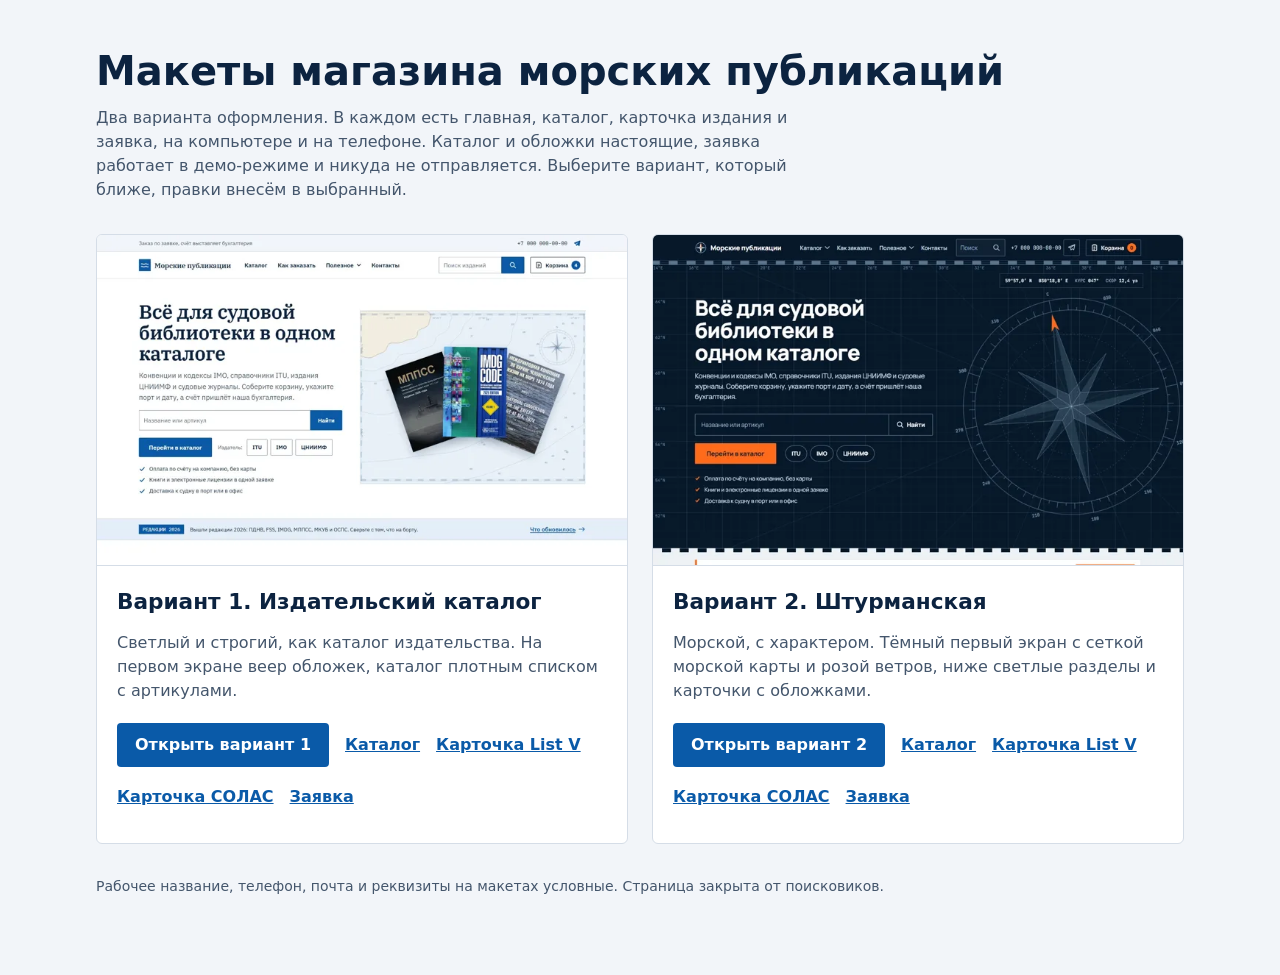
<file: index.html>
<!doctype html>
<html lang="ru">
<head>
<meta charset="utf-8">
<meta name="viewport" content="width=device-width, initial-scale=1">
<meta name="robots" content="noindex, nofollow">
<title>Макеты магазина: два варианта</title>
<style>
:root{--bg:#f2f5f9;--ink:#0c2340;--muted:#44566c;--line:#d5dde7;--accent:#0a5aa8}
*{box-sizing:border-box}
body{margin:0;background:var(--bg);color:var(--ink);font:16px/1.5 system-ui,-apple-system,"Segoe UI",Arial,sans-serif}
main{max-width:1120px;margin:0 auto;padding:48px 16px 64px}
h1{font-size:clamp(1.75rem,4vw,2.5rem);line-height:1.15;margin:0 0 12px}
.lead{color:var(--muted);max-width:44em;margin:0 0 32px}
.grid{display:grid;grid-template-columns:repeat(auto-fit,minmax(min(100%,440px),1fr));gap:24px}
.card{background:#fff;border:1px solid var(--line);border-radius:6px;overflow:hidden;display:flex;flex-direction:column}
.card img{display:block;width:100%;height:auto;aspect-ratio:16/10;object-fit:cover;object-position:top;border-bottom:1px solid var(--line)}
.body{padding:20px 20px 24px;display:flex;flex-direction:column;gap:12px;flex:1}
.body h2{margin:0;font-size:1.35rem}
.body p{margin:0;color:var(--muted)}
.links{display:flex;flex-wrap:wrap;gap:8px 16px;margin-top:auto;padding-top:8px}
.links a{color:var(--accent);font-weight:600;min-height:44px;display:inline-flex;align-items:center}
.btn{background:var(--accent);color:#fff!important;padding:0 18px;border-radius:4px;text-decoration:none}
.note{margin-top:32px;color:var(--muted);font-size:14px}
</style>
</head>
<body>
<main>
<h1>Макеты магазина морских публикаций</h1>
<p class="lead">Два варианта оформления. В каждом есть главная, каталог, карточка издания и заявка, на компьютере и на телефоне. Каталог и обложки настоящие, заявка работает в демо-режиме и никуда не отправляется. Выберите вариант, который ближе, правки внесём в выбранный.</p>
<div class="grid">
  <article class="card">
    <img src="shots/v1.webp" width="720" height="450" alt="Вариант 1, первый экран">
    <div class="body">
      <h2>Вариант 1. Издательский каталог</h2>
      <p>Светлый и строгий, как каталог издательства. На первом экране веер обложек, каталог плотным списком с артикулами.</p>
      <div class="links"><a class="btn" href="v1/">Открыть вариант 1</a><a href="v1/katalog.html">Каталог</a><a href="v1/kartochka.html?slug=itu-list-v">Карточка List V</a><a href="v1/kartochka.html?slug=solas">Карточка СОЛАС</a><a href="v1/korzina.html">Заявка</a></div>
    </div>
  </article>
  <article class="card">
    <img src="shots/v2.webp" width="720" height="450" alt="Вариант 2, первый экран">
    <div class="body">
      <h2>Вариант 2. Штурманская</h2>
      <p>Морской, с характером. Тёмный первый экран с сеткой морской карты и розой ветров, ниже светлые разделы и карточки с обложками.</p>
      <div class="links"><a class="btn" href="v2/">Открыть вариант 2</a><a href="v2/katalog.html">Каталог</a><a href="v2/kartochka.html?slug=itu-list-v">Карточка List V</a><a href="v2/kartochka.html?slug=solas">Карточка СОЛАС</a><a href="v2/korzina.html">Заявка</a></div>
    </div>
  </article>
</div>
<p class="note">Рабочее название, телефон, почта и реквизиты на макетах условные. Страница закрыта от поисковиков.</p>
</main>
</body>
</html>
</file>
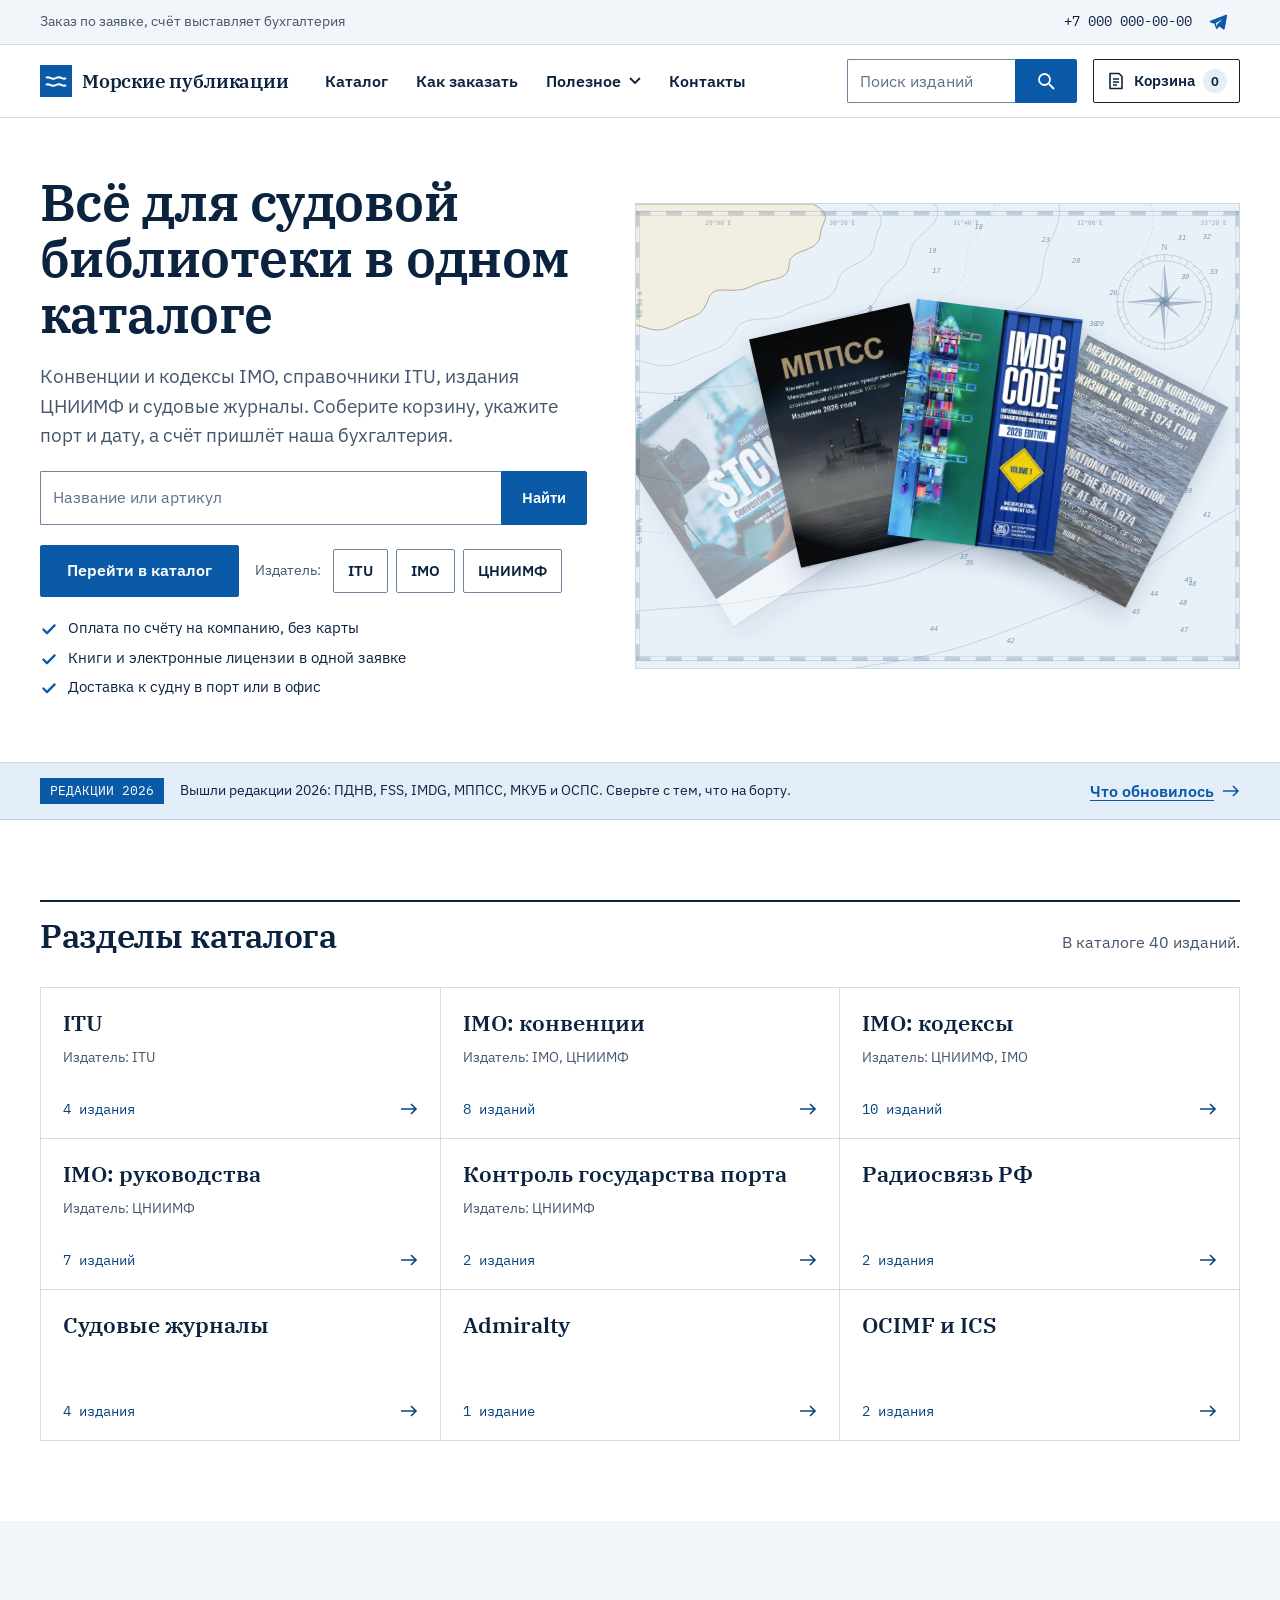
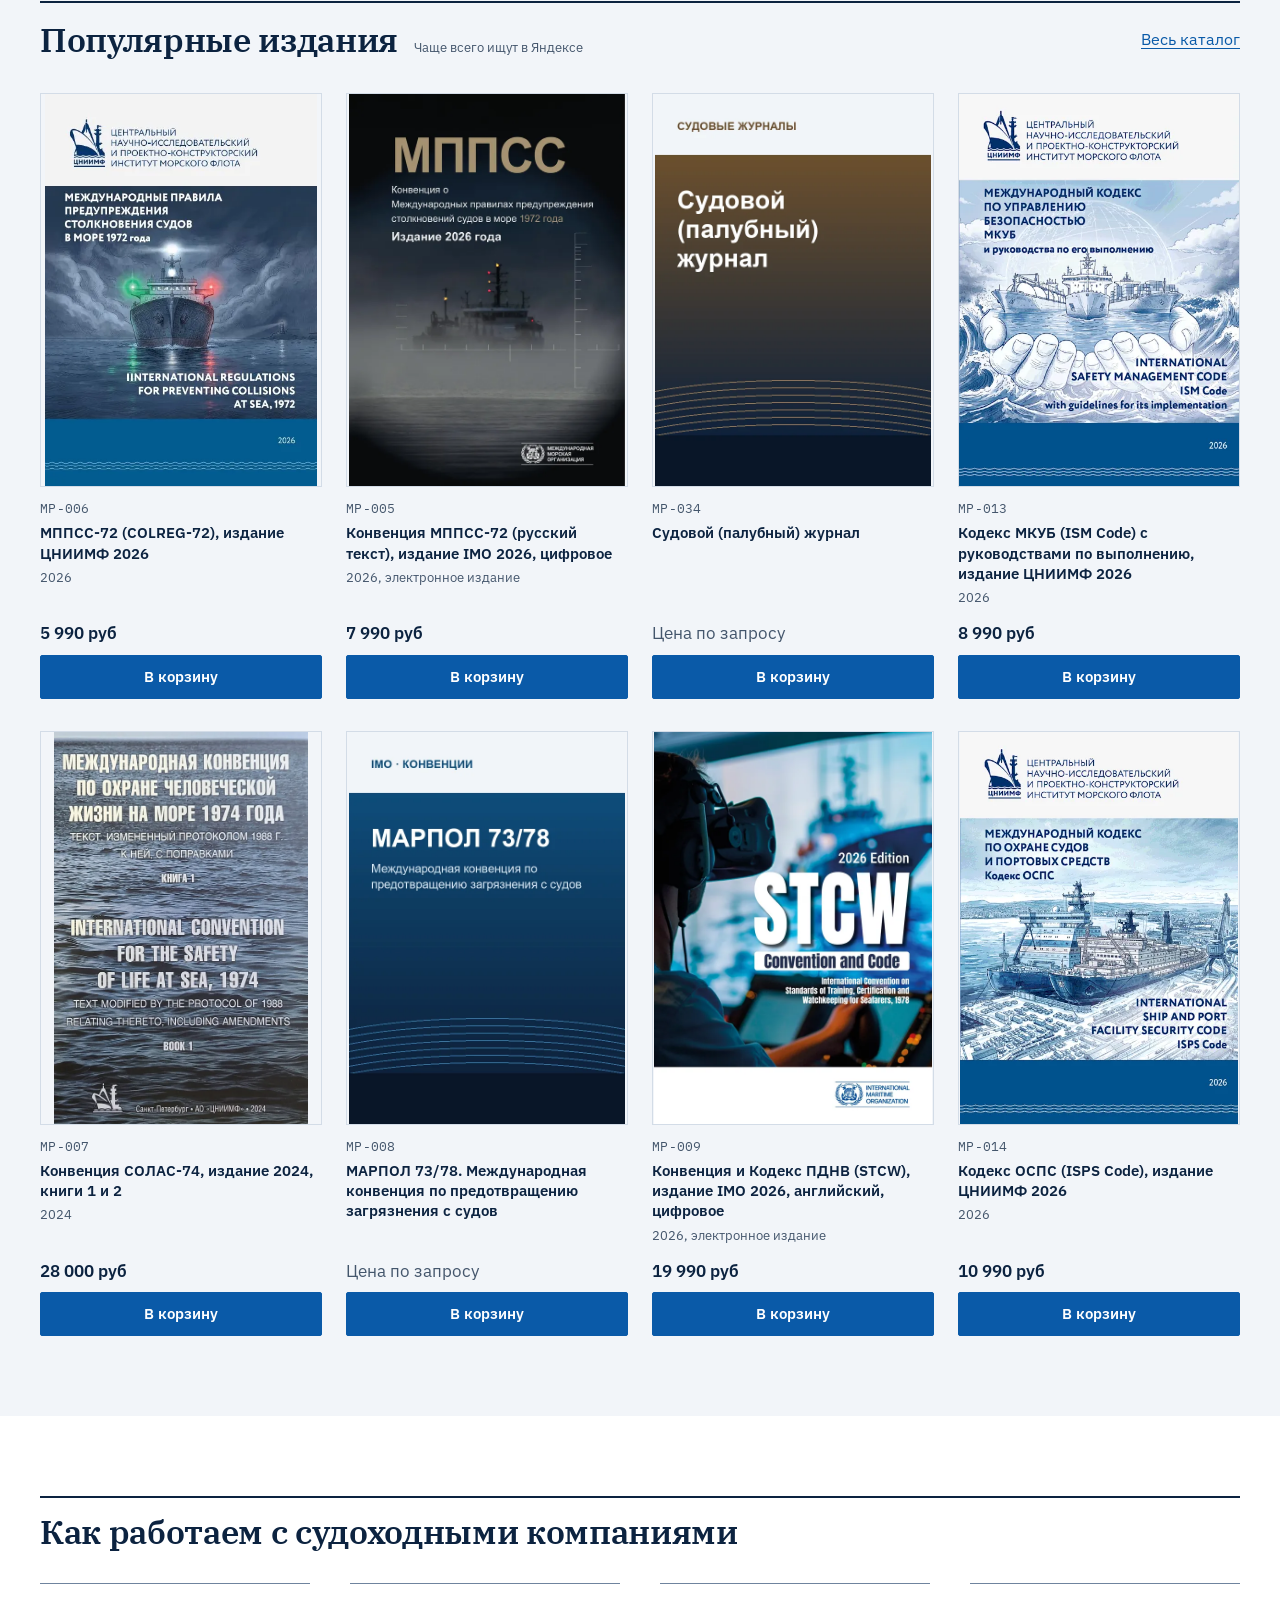
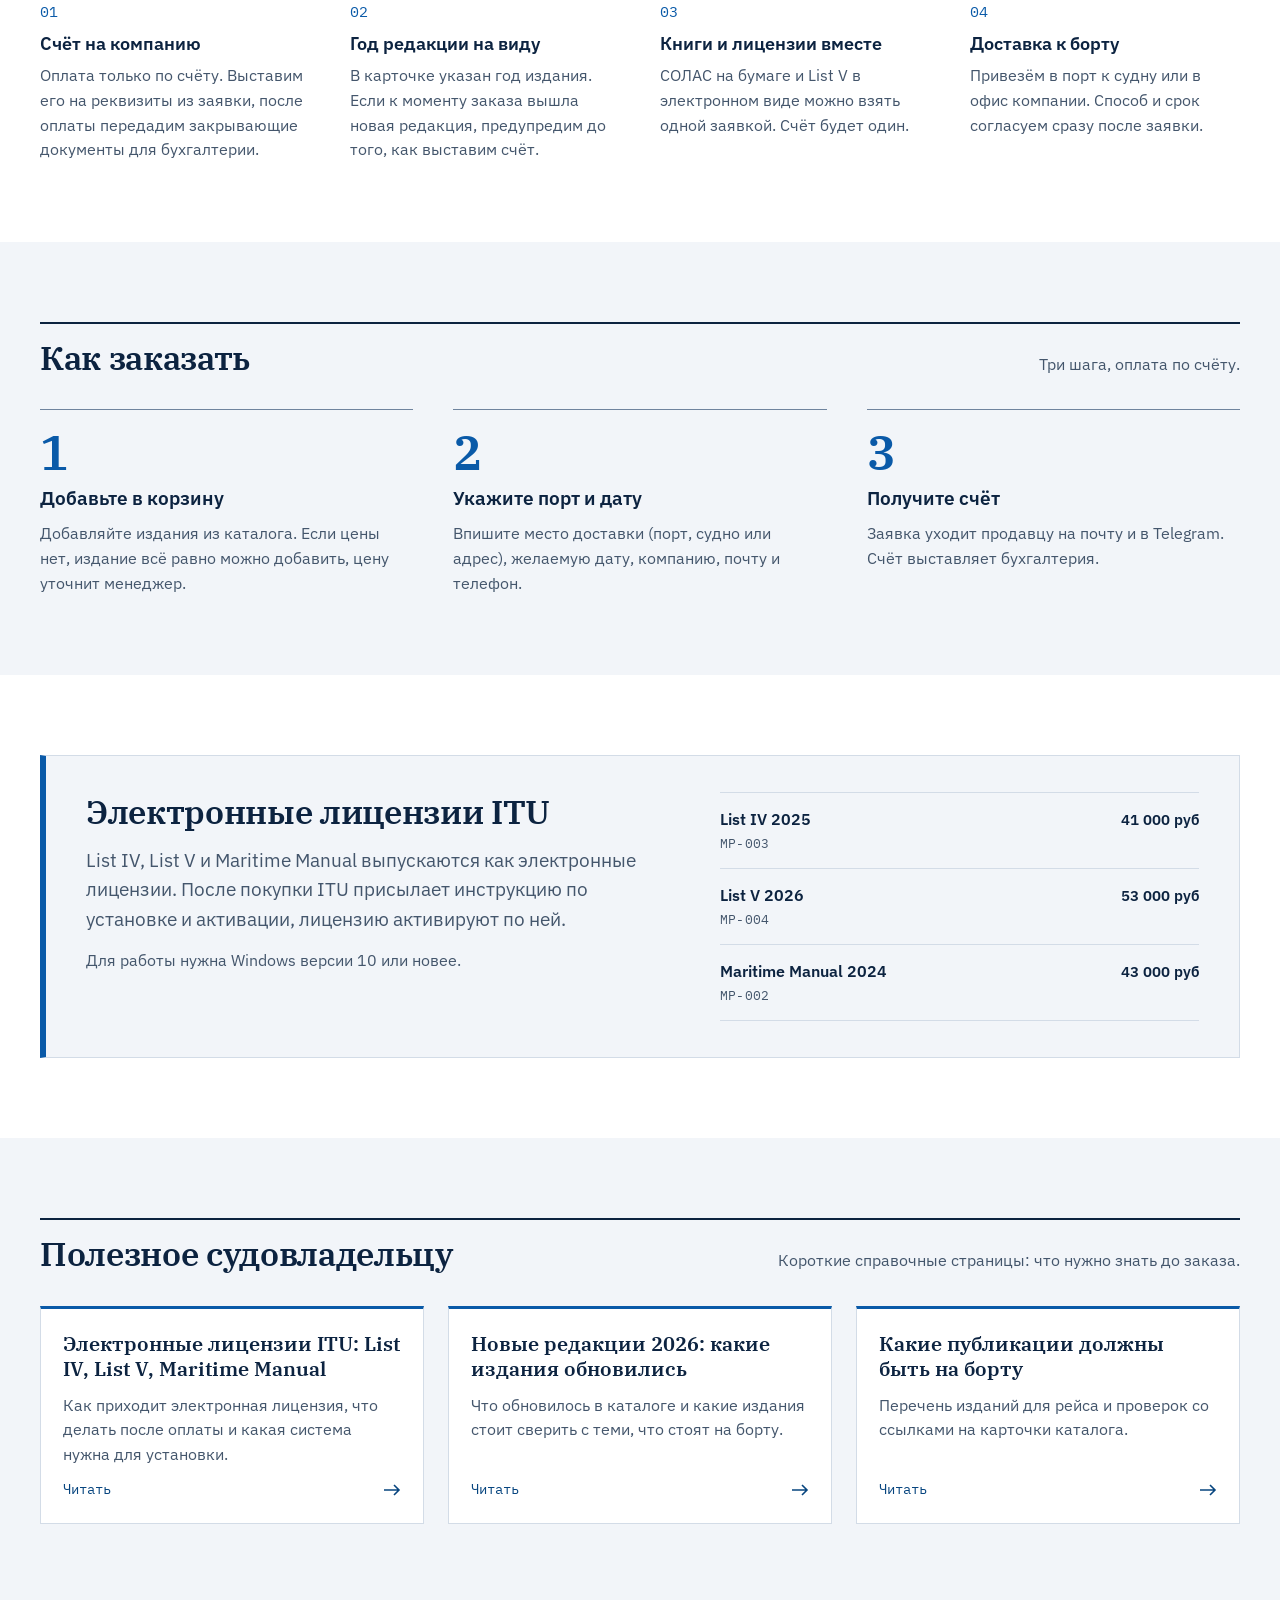
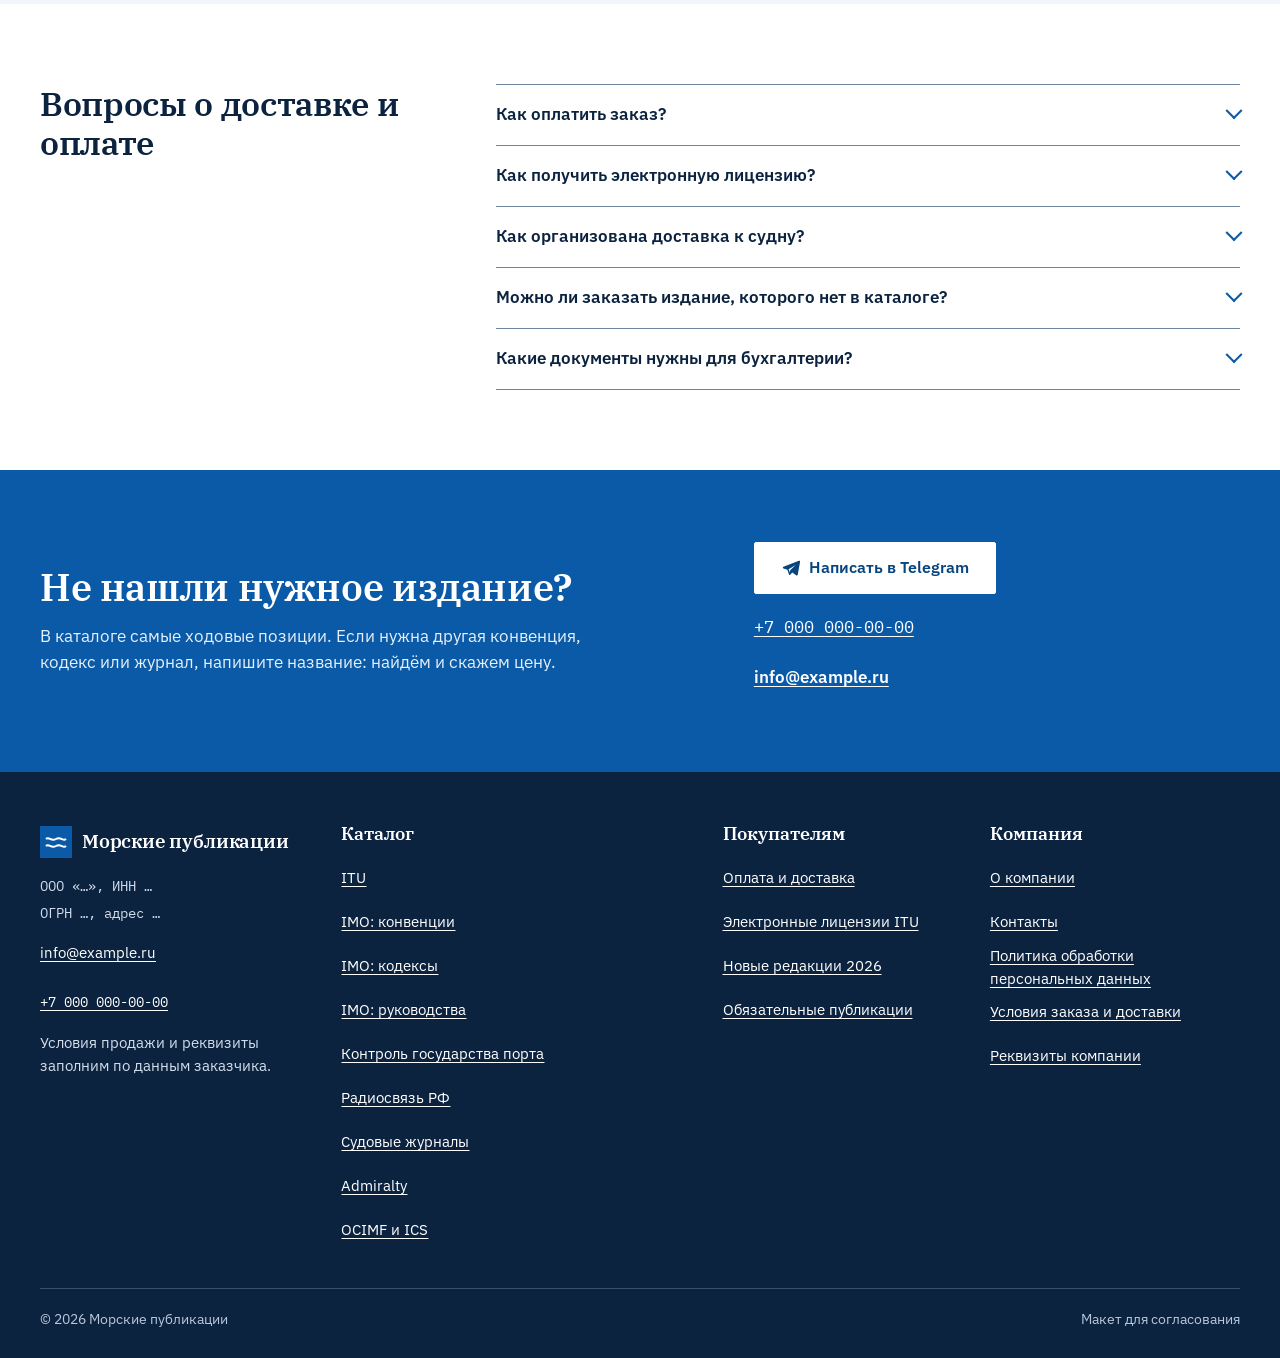
<file: v1/index.html>
<!doctype html>
<html lang="ru">
<head>
<meta charset="utf-8">
<meta name="viewport" content="width=device-width, initial-scale=1">
<meta name="robots" content="noindex, nofollow">
<title>Морские публикации: конвенции IMO, справочники ITU, издания ЦНИИМФ</title>
<meta name="description" content="Магазин морских нормативных изданий: справочники ITU, конвенции и кодексы IMO, издания ЦНИИМФ, судовые журналы. Добавьте издания в корзину, счёт выставит бухгалтерия.">
<link rel="icon" href="data:image/svg+xml,%3Csvg xmlns='http://www.w3.org/2000/svg' viewBox='0 0 32 32'%3E%3Crect width='32' height='32' fill='%230a5aa8'/%3E%3Cpath d='M6 13c3-3 5 3 10 0s7 3 10 0M6 20c3-3 5 3 10 0s7 3 10 0' fill='none' stroke='%23fff' stroke-width='2'/%3E%3C/svg%3E">
<link rel="stylesheet" href="assets/css/style.css">
<link rel="preload" as="image" href="../covers/solas.webp">
</head>
<body data-page="home">
<a class="skip-link" href="#main">К содержимому</a>
<header class="site-header">
  <div class="topbar"><div class="container">
    <p class="topbar-note">Заказ по заявке, счёт выставляет бухгалтерия</p>
    <div class="topbar-contacts"><a href="tel:+70000000000">+7 000 000-00-00</a><a class="tg-link" data-tg href="#" aria-label="Написать в Telegram"><svg width="20" height="20" viewBox="0 0 24 24" aria-hidden="true"><path d="M21.5 3.4 2.9 10.6c-.9.35-.9 1.6.05 1.9l4.7 1.5 1.8 5.6c.2.7 1.1.9 1.6.35l2.6-2.6 4.8 3.5c.6.45 1.5.1 1.65-.65L22.9 4.6c.2-.9-.65-1.5-1.4-1.2zM9.2 13.6l8.4-5.2-6.6 6.3-.3 3.1z" fill="currentColor"/></svg></a></div>
  </div></div>
  <div class="container header-main">
    <a class="logo" href="index.html"><svg width="32" height="32" viewBox="0 0 32 32" aria-hidden="true"><rect width="32" height="32" fill="#0a5aa8"/><path d="M6 13c3-3 5 3 10 0s7 3 10 0M6 20c3-3 5 3 10 0s7 3 10 0" fill="none" stroke="#fff" stroke-width="2"/></svg><span>Морские публикации</span></a>
    <nav class="nav" id="nav" aria-label="Основное меню">
      <ul>
        <li class="has-sub"><a href="katalog.html">Каталог</a><button type="button" class="sub-toggle" aria-expanded="false" aria-label="Разделы каталога"><svg width="12" height="8" viewBox="0 0 12 8" aria-hidden="true"><path d="M1 1l5 5 5-5" fill="none" stroke="currentColor" stroke-width="1.8"/></svg></button><ul class="submenu"><li><a href="katalog.html">Все издания</a></li><li><a href="razdel.html?slug=itu">ITU</a></li><li><a href="razdel.html?slug=imo-konvencii">IMO: конвенции</a></li><li><a href="razdel.html?slug=imo-kodeksy">IMO: кодексы</a></li><li><a href="razdel.html?slug=imo-rukovodstva">IMO: руководства</a></li><li><a href="razdel.html?slug=kontrol-gosudarstva-porta">Контроль государства порта</a></li><li><a href="razdel.html?slug=radiosvyaz">Радиосвязь РФ</a></li><li><a href="razdel.html?slug=sudovye-zhurnaly">Судовые журналы</a></li><li><a href="razdel.html?slug=admiralty">Admiralty</a></li><li><a href="razdel.html?slug=ocimf-ics">OCIMF и ICS</a></li></ul></li>
        <li><a href="stranica.html?slug=oplata-i-dostavka">Как заказать</a></li>
        <li class="has-sub"><button type="button" class="nav-btn" aria-expanded="false"><span>Полезное</span><svg width="12" height="8" viewBox="0 0 12 8" aria-hidden="true"><path d="M1 1l5 5 5-5" fill="none" stroke="currentColor" stroke-width="1.8"/></svg></button><ul class="submenu"><li><a href="stranica.html?slug=licenzii-itu">Электронные лицензии ITU</a></li><li><a href="stranica.html?slug=novye-redakcii-2026">Новые редакции 2026</a></li><li><a href="stranica.html?slug=obyazatelnye-publikacii">Обязательные публикации</a></li></ul></li>
        <li><a href="stranica.html?slug=kontakty">Контакты</a></li>
        <li class="nav-tg"><a data-tg href="#"><svg width="20" height="20" viewBox="0 0 24 24" aria-hidden="true"><path d="M21.5 3.4 2.9 10.6c-.9.35-.9 1.6.05 1.9l4.7 1.5 1.8 5.6c.2.7 1.1.9 1.6.35l2.6-2.6 4.8 3.5c.6.45 1.5.1 1.65-.65L22.9 4.6c.2-.9-.65-1.5-1.4-1.2zM9.2 13.6l8.4-5.2-6.6 6.3-.3 3.1z" fill="currentColor"/></svg><span>Написать в Telegram</span></a></li>
      </ul>
      <form class="header-search" role="search" action="katalog.html" method="get">
            <div class="search-box">
              <label class="visually-hidden" for="hs-m">Поиск по названию или артикулу</label>
              <input class="input" id="hs-m" type="search" name="q" placeholder="Поиск изданий" autocomplete="off">
              <button class="btn btn--primary" type="submit" aria-label="Найти"><svg width="20" height="20" viewBox="0 0 20 20" aria-hidden="true"><circle cx="8.5" cy="8.5" r="5.5" fill="none" stroke="currentColor" stroke-width="1.8"/><path d="M13 13l5 5" stroke="currentColor" stroke-width="1.8"/></svg></button>
            </div>
          </form>
    </nav>
    <span class="spacer"></span>
    <form class="header-search" role="search" action="katalog.html" method="get">
            <div class="search-box">
              <label class="visually-hidden" for="hs-d">Поиск по названию или артикулу</label>
              <input class="input" id="hs-d" type="search" name="q" placeholder="Поиск изданий" autocomplete="off">
              <button class="btn btn--primary" type="submit" aria-label="Найти"><svg width="20" height="20" viewBox="0 0 20 20" aria-hidden="true"><circle cx="8.5" cy="8.5" r="5.5" fill="none" stroke="currentColor" stroke-width="1.8"/><path d="M13 13l5 5" stroke="currentColor" stroke-width="1.8"/></svg></button>
            </div>
          </form>
    <a class="cart-link" href="korzina.html" aria-label="Корзина, позиций: 0"><svg width="20" height="20" viewBox="0 0 20 20" aria-hidden="true"><path d="M4 2.5h9l3 3v12H4z M7 8h6M7 11h6M7 14h4" fill="none" stroke="currentColor" stroke-width="1.6" stroke-linejoin="round"/></svg><span class="cart-label">Корзина</span><span class="cart-count" data-cart-count data-zero="true">0</span></a>
    <button class="burger" type="button" aria-expanded="false" aria-controls="nav" aria-label="Открыть меню"><svg width="22" height="16" viewBox="0 0 22 16" aria-hidden="true"><path d="M1 2h20M1 8h20M1 14h20" stroke="currentColor" stroke-width="2"/></svg></button>
  </div>
</header>
<main id="main">
  <section class="hero" aria-labelledby="hero-h">
    <div class="container hero-grid">
      <div class="hero-text">
        <h1 class="h-display" id="hero-h">Всё для судовой библиотеки в одном каталоге</h1>
        <p class="lead">Конвенции и кодексы IMO, справочники ITU, издания ЦНИИМФ и судовые журналы. Соберите корзину, укажите порт и дату, а счёт пришлёт наша бухгалтерия.</p>
        <form class="hero-search" role="search" action="katalog.html" method="get">
          <div class="search-box">
            <label class="visually-hidden" for="hero-q">Поиск по названию или артикулу</label>
            <input class="input" id="hero-q" type="search" name="q" placeholder="Название или артикул" autocomplete="off">
            <button class="btn btn--primary" type="submit">Найти</button>
          </div>
        </form>
        <div class="hero-actions">
          <a class="btn btn--primary btn--lg" href="katalog.html">Перейти в каталог</a>
          <div class="hero-pub"><span>Издатель:</span><a class="chip" href="katalog.html?publisher=ITU">ITU</a><a class="chip" href="katalog.html?publisher=IMO">IMO</a><a class="chip" href="katalog.html?publisher=%D0%A6%D0%9D%D0%98%D0%98%D0%9C%D0%A4">ЦНИИМФ</a></div>
        </div>
        <ul class="hero-facts" aria-label="Как мы работаем"><li><svg width="18" height="18" viewBox="0 0 16 16" aria-hidden="true"><path d="M3 8.5l3.2 3.2L13 4.8" fill="none" stroke="currentColor" stroke-width="2" stroke-linecap="round" stroke-linejoin="round"/></svg><span>Оплата по счёту на компанию, без карты</span></li><li><svg width="18" height="18" viewBox="0 0 16 16" aria-hidden="true"><path d="M3 8.5l3.2 3.2L13 4.8" fill="none" stroke="currentColor" stroke-width="2" stroke-linecap="round" stroke-linejoin="round"/></svg><span>Книги и электронные лицензии в одной заявке</span></li><li><svg width="18" height="18" viewBox="0 0 16 16" aria-hidden="true"><path d="M3 8.5l3.2 3.2L13 4.8" fill="none" stroke="currentColor" stroke-width="2" stroke-linecap="round" stroke-linejoin="round"/></svg><span>Доставка к судну в порт или в офис</span></li></ul>
      </div>
      <div class="hero-visual">
        <div class="fan">
          <a href="kartochka.html?slug=itu-list-v"><img src="../covers/itu-list-v.webp" alt="List V, список судовых станций, ITU 2026" width="600" height="857"></a>
          <a href="kartochka.html?slug=colreg-cniimf"><img src="../covers/colreg-cniimf.webp" alt="МППСС-72 (COLREG-72), издание ЦНИИМФ 2026" width="600" height="857"></a>
          <a href="kartochka.html?slug=stcw"><img src="../covers/stcw.webp" alt="Конвенция и Кодекс ПДНВ (STCW), издание IMO 2026" width="600" height="857"></a>
          <a href="kartochka.html?slug=colreg"><img src="../covers/colreg.webp" alt="Конвенция МППСС-72 (русский текст), издание IMO 2026" width="600" height="857"></a>
          <a href="kartochka.html?slug=imdg"><img src="../covers/imdg.webp" alt="Международный кодекс морской перевозки опасных грузов (IMDG Code), 2026" width="600" height="857"></a>
          <a href="kartochka.html?slug=solas"><img src="../covers/solas.webp" alt="Конвенция СОЛАС-74, издание 2024, книги 1 и 2" width="600" height="857" loading="lazy"></a>
          <a href="kartochka.html?slug=ism"><img src="../covers/ism.webp" alt="Кодекс МКУБ (ISM Code), издание ЦНИИМФ 2026" width="600" height="857" loading="lazy"></a>
          <a href="kartochka.html?slug=isps"><img src="../covers/isps.webp" alt="Кодекс ОСПС (ISPS Code), издание ЦНИИМФ 2026" width="600" height="857" loading="lazy"></a>
        </div>
      </div>
    </div>
  </section>

  <section class="strip" id="redakcii-strip" aria-label="Новые редакции 2026" hidden>
    <div class="strip-in">
      <span class="strip-label"></span>
      <p class="strip-text"></p>
      <a class="strip-cta" href="stranica.html?slug=novye-redakcii-2026"></a>
    </div>
  </section>

  <section class="section" aria-labelledby="razdely-h">
    <div class="container">
      <div class="section-head"><h2 class="h-section" id="razdely-h">Разделы каталога</h2><p>В каталоге <span data-total>40 изданий</span>.</p></div>
      <div class="tiles" id="tiles"></div>
    </div>
  </section>

  <section class="section section--mist" aria-labelledby="popular-h">
    <div class="container">
      <div class="section-head section-head--note"><div class="head-title"><h2 class="h-section" id="popular-h">Популярные издания</h2><span class="head-note" id="popular-note"></span></div><a href="katalog.html">Весь каталог</a></div>
      <div class="pubs" id="popular"></div>
    </div>
  </section>

  <section class="section" id="doverie" aria-labelledby="doverie-h">
    <div class="container">
      <div class="section-head"><h2 class="h-section" id="doverie-h">Как работаем с судоходными компаниями</h2></div>
      <div class="why" id="doverie-list"></div>
    </div>
  </section>

  <section class="section section--mist" id="kak-zakazat" aria-labelledby="kak-h">
    <div class="container">
      <div class="section-head"><h2 class="h-section" id="kak-h">Как заказать</h2><p>Три шага, оплата по счёту.</p></div>
      <ol class="steps">
        <li class="step"><span class="step-n" aria-hidden="true">1</span><h3>Добавьте в корзину</h3><p>Добавляйте издания из каталога. Если цены нет, издание всё равно можно добавить, цену уточнит менеджер.</p></li>
        <li class="step"><span class="step-n" aria-hidden="true">2</span><h3>Укажите порт и дату</h3><p>Впишите место доставки (порт, судно или адрес), желаемую дату, компанию, почту и телефон.</p></li>
        <li class="step"><span class="step-n" aria-hidden="true">3</span><h3>Получите счёт</h3><p>Заявка уходит продавцу на почту и в Telegram. Счёт выставляет бухгалтерия.</p></li>
      </ol>
    </div>
  </section>

  <section class="section" aria-labelledby="itu-h">
    <div class="container">
      <div class="itu itu--mist">
        <div class="itu-text">
          <h2 class="h-section" id="itu-h">Электронные лицензии ITU</h2>
          <p class="lead">List IV, List V и Maritime Manual выпускаются как электронные лицензии. После покупки ITU присылает инструкцию по установке и активации, лицензию активируют по ней.</p>
          <p class="muted">Для работы нужна Windows версии 10 или новее.</p>
        </div>
        <ul class="itu-list" id="itu-list"></ul>
      </div>
    </div>
  </section>

  <section class="section section--mist" id="polezno" aria-labelledby="pol-h">
    <div class="container">
      <div class="section-head"><h2 class="h-section" id="pol-h">Полезное судовладельцу</h2><p>Короткие справочные страницы: что нужно знать до заказа.</p></div>
      <div class="useful" id="useful"></div>
    </div>
  </section>

  <section class="section" id="dostavka-i-oplata" aria-labelledby="faq-h">
    <div class="container faq-wrap">
      <div>
        <h2 class="h-section" id="faq-h">Вопросы о доставке и оплате</h2>
      </div>
      <div class="faq">
        <details><summary>Как оплатить заказ?</summary><div><p>Оплаты на сайте нет. После заявки бухгалтерия выставит счёт, оплата проходит по счёту.</p></div></details>
        <details><summary>Как получить электронную лицензию?</summary><div><p>Электронные лицензии ITU активируют по инструкции, которую после покупки присылает ITU. Подробности по конкретной лицензии уточнит менеджер.</p></div></details>
        <details><summary>Как организована доставка к судну?</summary><div><p>В корзине вы указываете порт, судно или адрес и желаемую дату. Возможности доставки менеджер уточнит с вами до выставления счёта.</p></div></details>
        <details><summary>Можно ли заказать издание, которого нет в каталоге?</summary><div><p>Напишите название в комментарии к заявке или на почту info@example.ru. Менеджер проверит, можно ли его заказать.</p></div></details>
        <details><summary>Какие документы нужны для бухгалтерии?</summary><div><p>Для счёта нужны название компании, почта и телефон. ИНН и другие реквизиты, а также состав документов менеджер уточнит при согласовании заявки.</p></div></details>
      </div>
    </div>
  </section>

  <section class="final" id="final" aria-labelledby="final-h">
    <div class="container final-in">
      <div class="final-text">
        <h2 id="final-h">Не нашли нужное издание?</h2>
        <p id="final-p"></p>
      </div>
      <div class="final-actions" id="final-actions"></div>
    </div>
  </section>
</main>
<footer class="site-footer">
  <div class="container">
    <div class="footer-grid">
      <div class="footer-brand">
        <a class="logo" href="index.html"><svg width="32" height="32" viewBox="0 0 32 32" aria-hidden="true"><rect width="32" height="32" fill="#0a5aa8"/><path d="M6 13c3-3 5 3 10 0s7 3 10 0M6 20c3-3 5 3 10 0s7 3 10 0" fill="none" stroke="#fff" stroke-width="2"/></svg><span>Морские публикации</span></a>
        <p class="stub">ООО «…», ИНН …</p>
        <p class="stub">ОГРН …, адрес …</p>
        <p><a href="mailto:info@example.ru">info@example.ru</a></p>
        <p><a class="stub" href="tel:+70000000000">+7 000 000-00-00</a></p>
        <p>Условия продажи и реквизиты заполним по данным заказчика.</p>
      </div>
      <nav aria-label="Каталог в подвале"><h2>Каталог</h2><ul class="cols"><li><a href="razdel.html?slug=itu">ITU</a></li><li><a href="razdel.html?slug=imo-konvencii">IMO: конвенции</a></li><li><a href="razdel.html?slug=imo-kodeksy">IMO: кодексы</a></li><li><a href="razdel.html?slug=imo-rukovodstva">IMO: руководства</a></li><li><a href="razdel.html?slug=kontrol-gosudarstva-porta">Контроль государства порта</a></li><li><a href="razdel.html?slug=radiosvyaz">Радиосвязь РФ</a></li><li><a href="razdel.html?slug=sudovye-zhurnaly">Судовые журналы</a></li><li><a href="razdel.html?slug=admiralty">Admiralty</a></li><li><a href="razdel.html?slug=ocimf-ics">OCIMF и ICS</a></li></ul></nav>
      <nav aria-label="Покупателям"><h2>Покупателям</h2><ul><li><a href="stranica.html?slug=oplata-i-dostavka">Оплата и доставка</a></li><li><a href="stranica.html?slug=licenzii-itu">Электронные лицензии ITU</a></li><li><a href="stranica.html?slug=novye-redakcii-2026">Новые редакции 2026</a></li><li><a href="stranica.html?slug=obyazatelnye-publikacii">Обязательные публикации</a></li></ul></nav>
      <nav aria-label="Компания"><h2>Компания</h2><ul><li><a href="stranica.html?slug=o-kompanii">О компании</a></li><li><a href="stranica.html?slug=kontakty">Контакты</a></li><li><a href="#">Политика обработки персональных данных</a></li><li><a href="#">Условия заказа и доставки</a></li><li><a href="#">Реквизиты компании</a></li></ul></nav>
    </div>
    <div class="footer-bottom"><span>© 2026 Морские публикации</span><span>Макет для согласования</span></div>
  </div>
</footer>
<div class="visually-hidden" id="live" role="status" aria-live="polite"></div>
<script src="assets/js/app.js" defer></script>
<script src="assets/js/fan.js" defer></script>
</body>
</html>
</file>
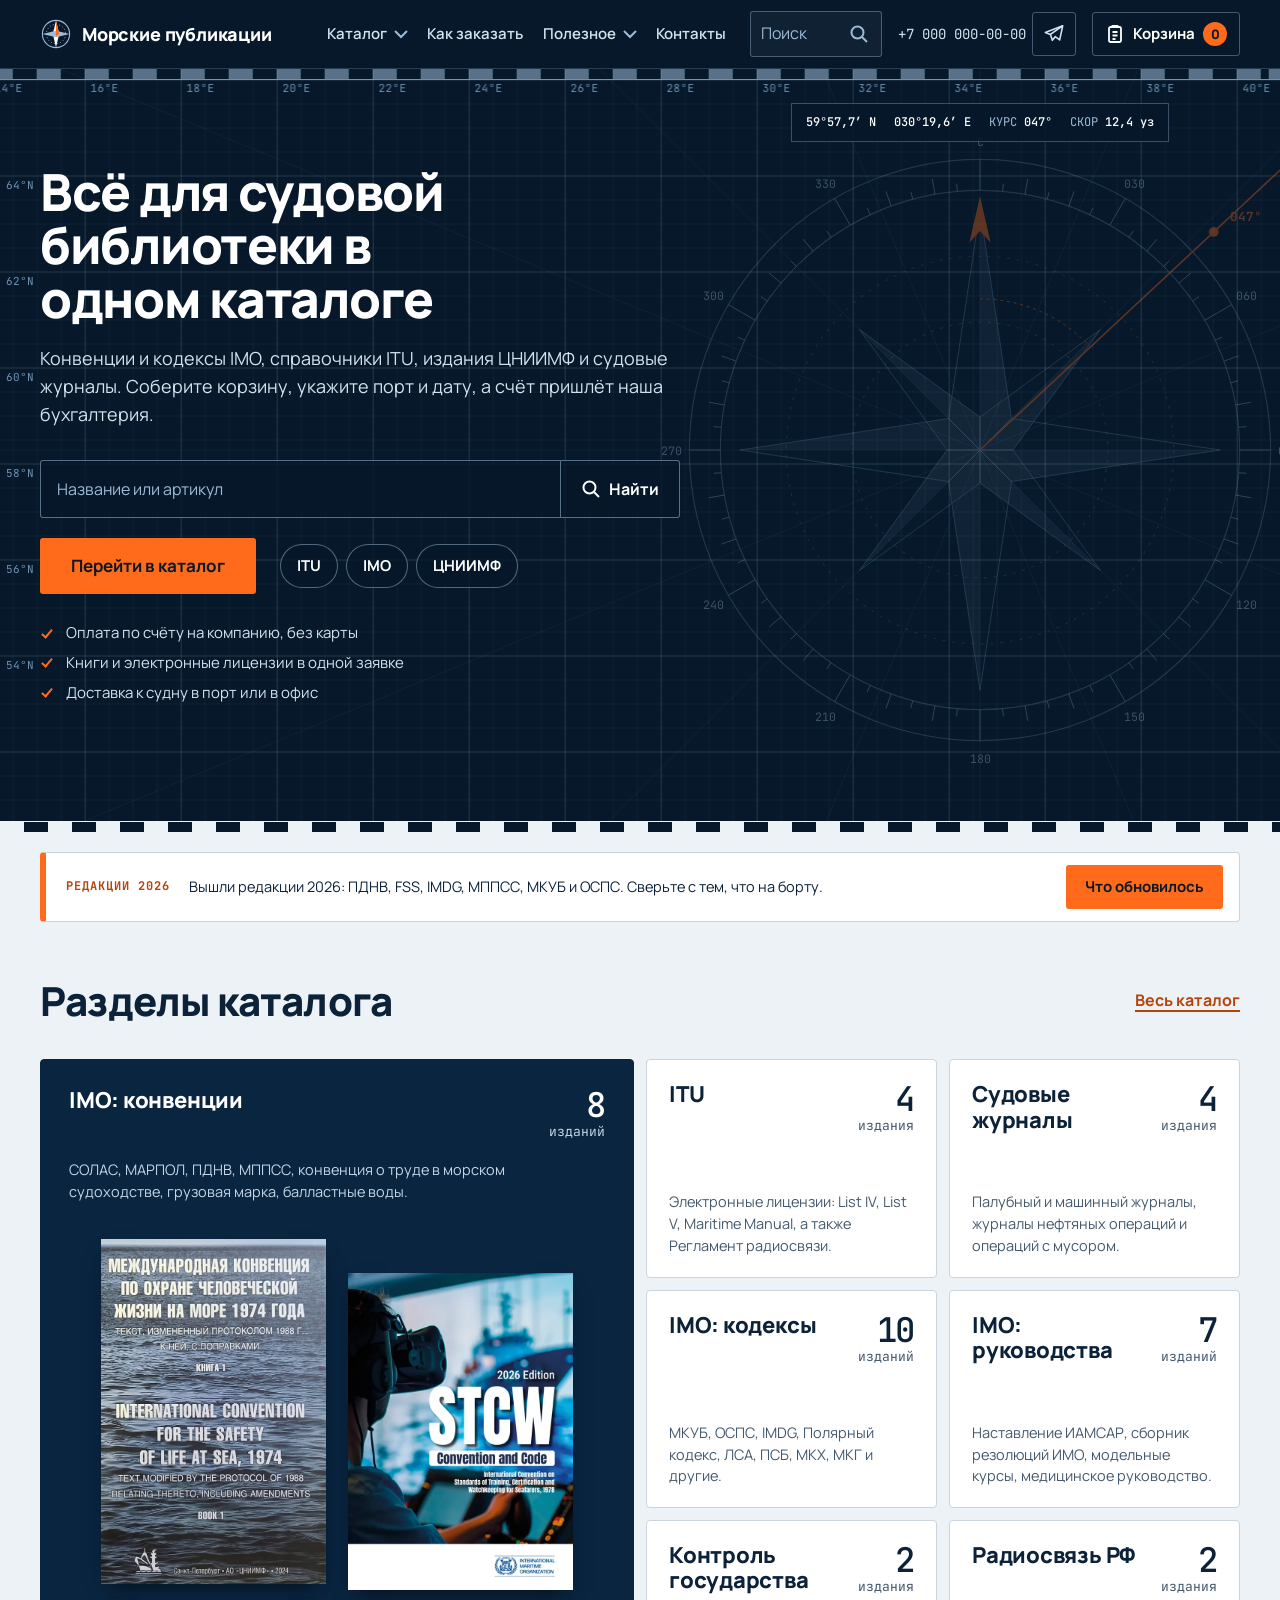
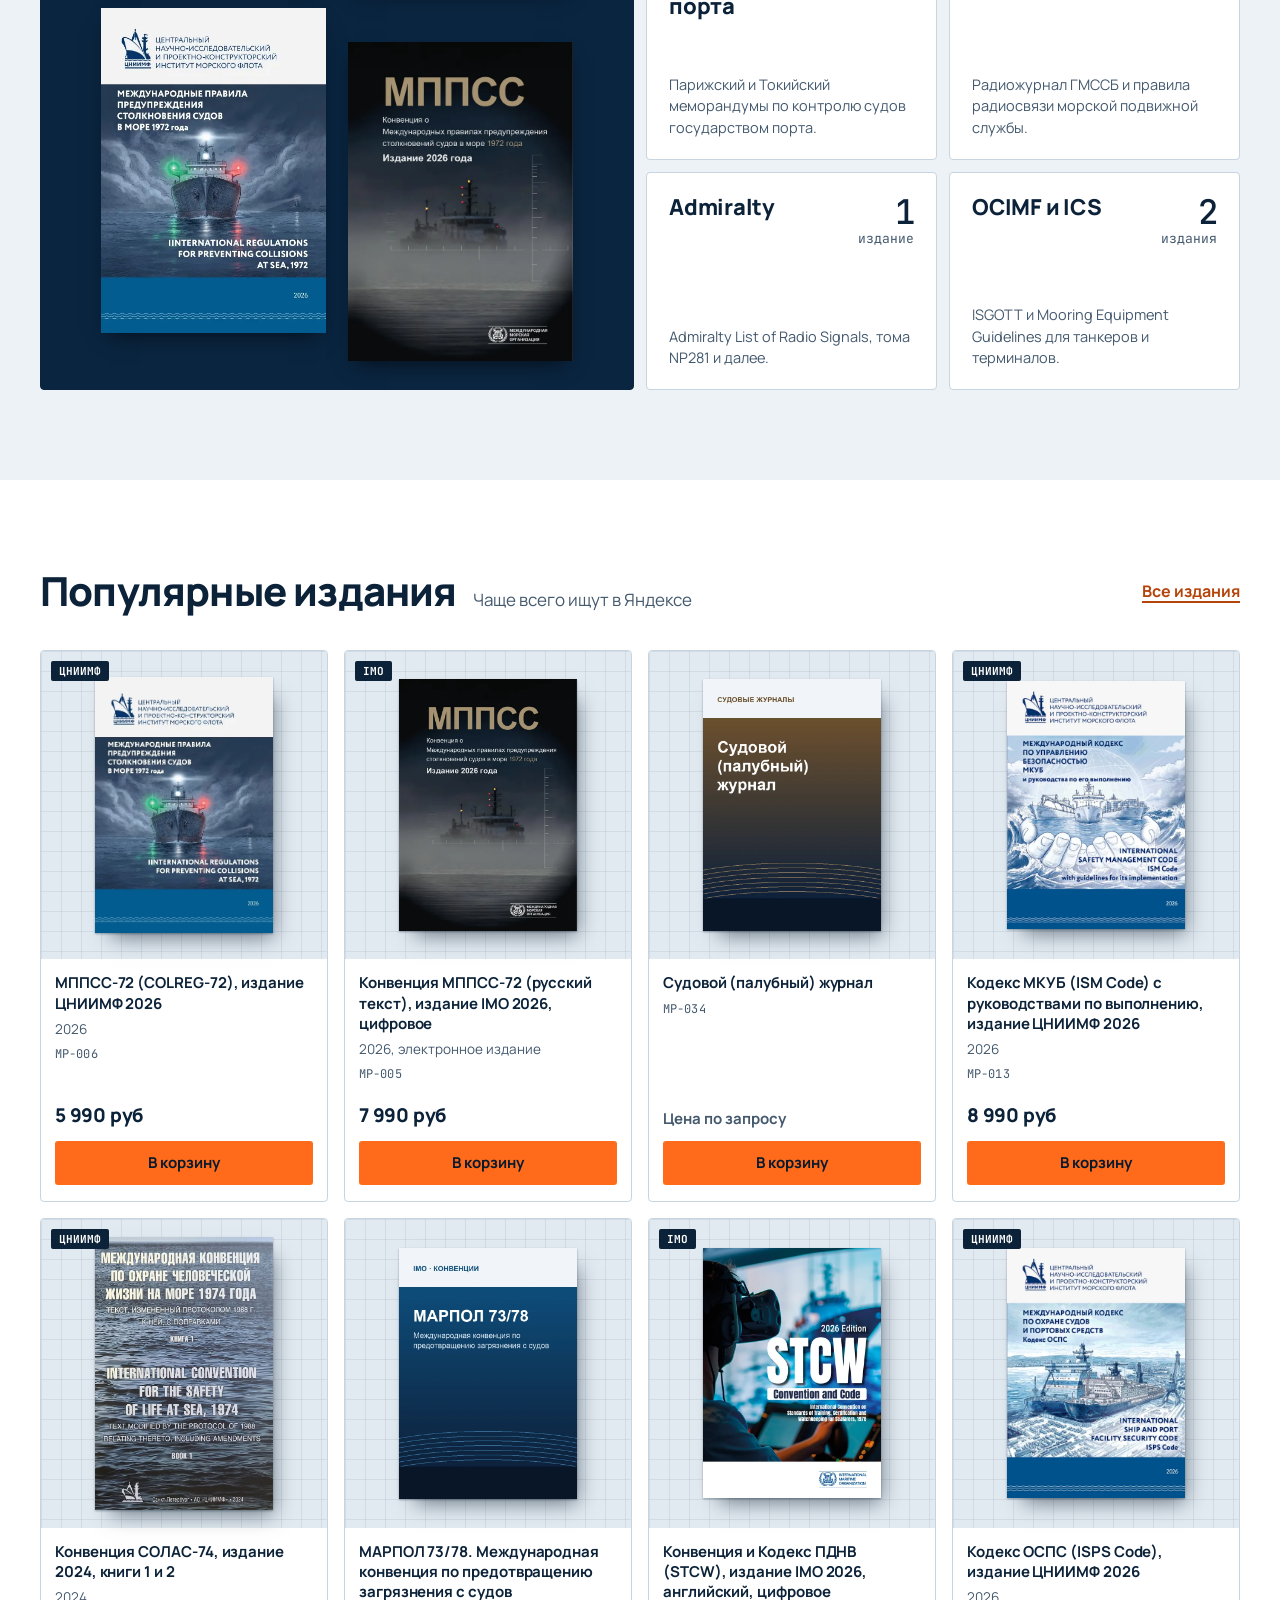
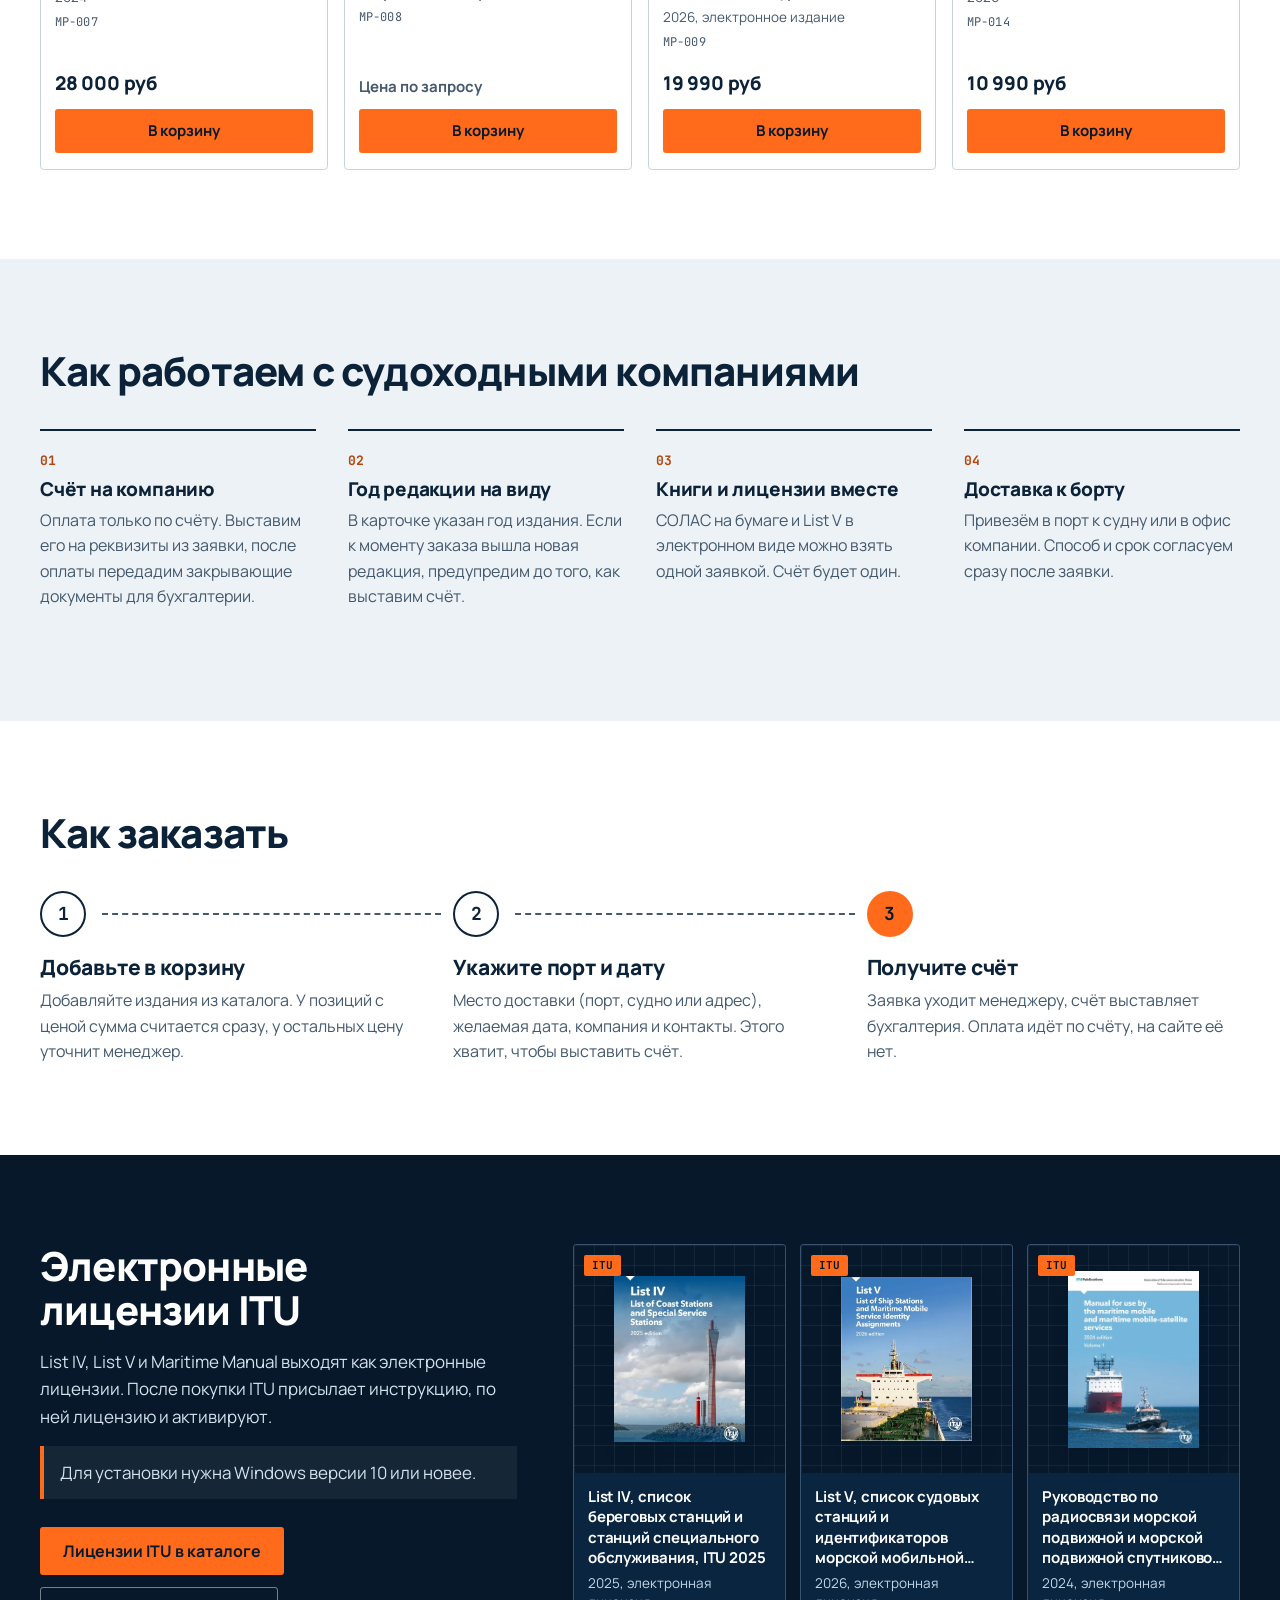
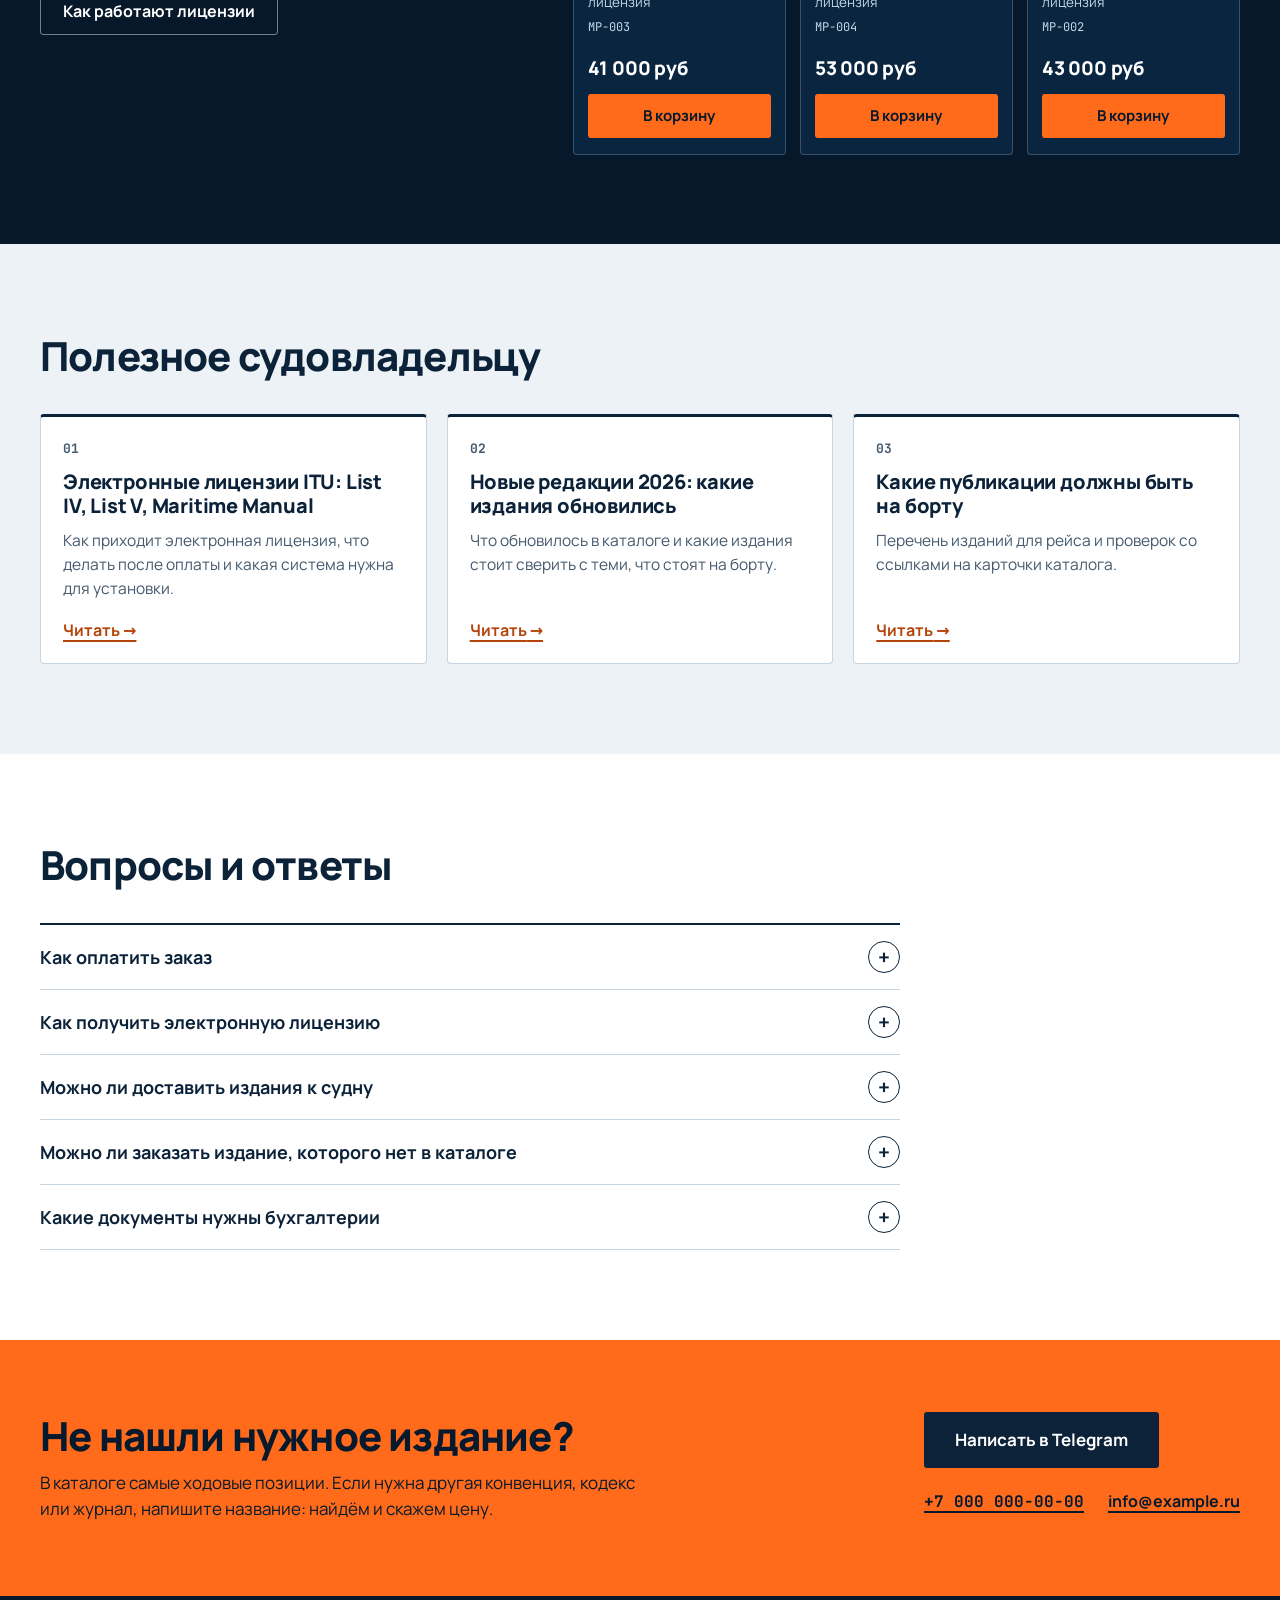
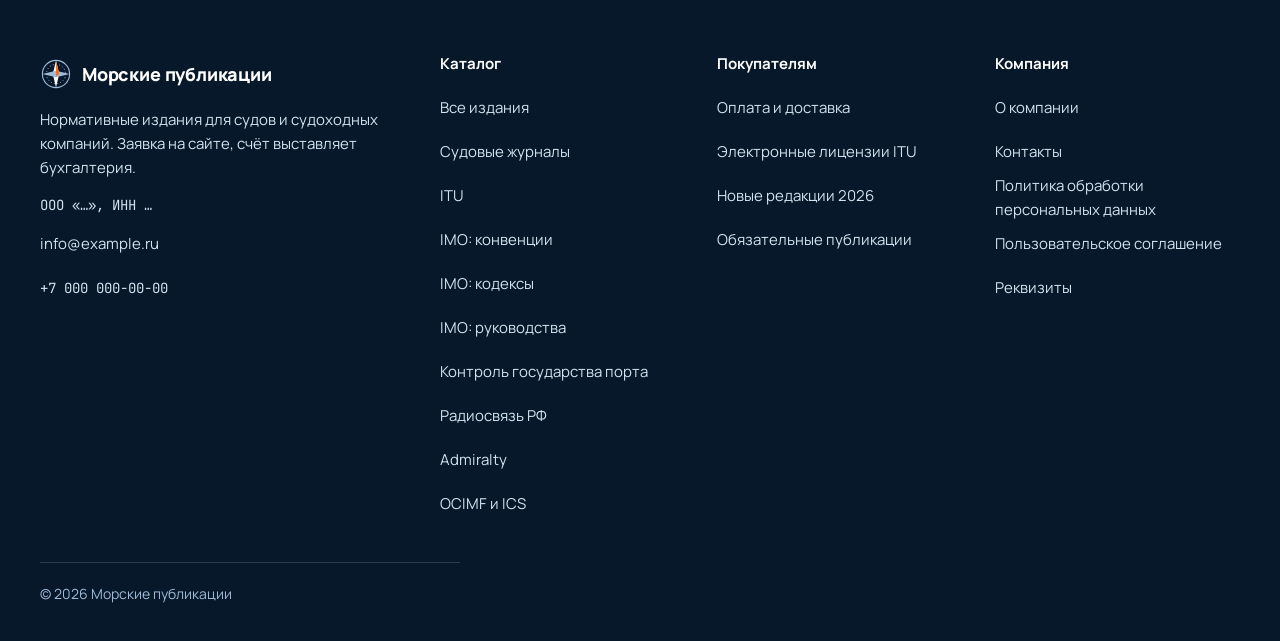
<file: v2/index.html>
<!doctype html>
<html lang="ru">
<head>
<meta charset="utf-8">
<meta name="viewport" content="width=device-width, initial-scale=1">
<meta name="robots" content="noindex, nofollow">
<title>Морские публикации: справочники ITU, конвенции и кодексы IMO, издания ЦНИИМФ</title>
<meta name="description" content="Магазин морских нормативных публикаций: электронные лицензии ITU, конвенции и кодексы IMO, издания ЦНИИМФ, судовые журналы, Admiralty, OCIMF. Заявка на сайте, счёт выставляет бухгалтерия.">
<meta name="theme-color" content="#06182A">
<link rel="icon" href="data:image/svg+xml,%3Csvg xmlns='http://www.w3.org/2000/svg' viewBox='-20 -20 40 40'%3E%3Crect x='-20' y='-20' width='40' height='40' fill='%2306182A'/%3E%3Cpath d='M0-17L4 0 0 17-4 0Z' fill='%23fff'/%3E%3Cpath d='M-17 0L0-4 17 0 0 4Z' fill='%239DBBD6'/%3E%3Cpath d='M0-17L4 0 0 3Z' fill='%23FF6B1A'/%3E%3C/svg%3E">
<link rel="preload" href="assets/fonts/manrope-cyrillic-wght.woff2" as="font" type="font/woff2" crossorigin>
<link rel="stylesheet" href="assets/css/style.css">
</head>
<body data-page="home">
<a class="skip" href="#main">К содержимому</a>
<header class="site-header" id="top">
  <div class="wrap site-header__bar">
    <a class="logo" href="index.html" aria-label="Морские публикации, на главную"><svg viewBox="-20 -20 40 40" aria-hidden="true" focusable="false"><circle r="17" fill="none" stroke="#9DBBD6" stroke-width="1.4"/><circle r="12" fill="none" stroke="#9DBBD6" stroke-width="1" stroke-dasharray="1.5 2.5"/><path d="M0-17L4 0 0 17-4 0Z" fill="#fff"/><path d="M-17 0L0-4 17 0 0 4Z" fill="#9DBBD6"/><path d="M0-17L4 0 0 3Z" fill="#FF6B1A"/></svg><span>Морские публикации</span></a>
    <nav class="nav" id="nav" aria-label="Основное меню">
      <ul class="nav__list">
        <li class="nav__item nav__item--sub">
          <a href="katalog.html">Каталог</a>
          <button class="nav__more" type="button" aria-expanded="false" aria-label="Разделы каталога"><svg width="14" height="9" viewBox="0 0 14 9" fill="none" stroke="currentColor" stroke-width="2" aria-hidden="true"><path d="M1 1l6 6 6-6"/></svg></button>
          <ul class="nav__sub">
            <li><a href="katalog.html">Все издания</a></li>
            <li><a href="razdel.html?slug=sudovye-zhurnaly">Судовые журналы</a></li>
            <li><a href="razdel.html?slug=itu">ITU</a></li>
            <li><a href="razdel.html?slug=imo-konvencii">IMO: конвенции</a></li>
            <li><a href="razdel.html?slug=imo-kodeksy">IMO: кодексы</a></li>
            <li><a href="razdel.html?slug=imo-rukovodstva">IMO: руководства</a></li>
            <li><a href="razdel.html?slug=kontrol-gosudarstva-porta">Контроль государства порта</a></li>
            <li><a href="razdel.html?slug=radiosvyaz">Радиосвязь РФ</a></li>
            <li><a href="razdel.html?slug=admiralty">Admiralty</a></li>
            <li><a href="razdel.html?slug=ocimf-ics">OCIMF и ICS</a></li>
          </ul>
        </li>
        <li><a href="stranica.html?slug=oplata-i-dostavka">Как заказать</a></li>
        <li class="nav__item nav__item--sub">
          <a href="stranica.html?slug=licenzii-itu" data-useful-root>Полезное</a>
          <button class="nav__more" type="button" aria-expanded="false" aria-label="Полезные страницы"><svg width="14" height="9" viewBox="0 0 14 9" fill="none" stroke="currentColor" stroke-width="2" aria-hidden="true"><path d="M1 1l6 6 6-6"/></svg></button>
          <ul class="nav__sub">
            <li><a href="stranica.html?slug=licenzii-itu">Электронные лицензии ITU</a></li>
            <li><a href="stranica.html?slug=novye-redakcii-2026">Новые редакции 2026</a></li>
            <li><a href="stranica.html?slug=obyazatelnye-publikacii">Обязательные публикации на борту</a></li>
          </ul>
        </li>
        <li><a href="stranica.html?slug=kontakty">Контакты</a></li>
      </ul>
      <form class="hsearch" role="search" action="katalog.html" method="get">
        <label class="sr-only" for="hq">Поиск по каталогу</label>
        <input id="hq" type="search" name="q" placeholder="Поиск" autocomplete="off">
        <button type="submit" aria-label="Найти"><svg width="20" height="20" viewBox="0 0 20 20" fill="none" stroke="currentColor" stroke-width="2" aria-hidden="true"><circle cx="8.5" cy="8.5" r="6"/><path d="M13 13l5 5"/></svg></button>
      </form>
      <a class="nav__phone" href="tel:+70000000000">+7 000 000-00-00</a>
      <a class="nav__tg" href="#" data-tg aria-label="Написать в Telegram"><svg viewBox="0 0 24 24" width="22" height="22" fill="none" stroke="currentColor" stroke-width="1.7" stroke-linejoin="round" aria-hidden="true" focusable="false"><path d="M21.5 3 2.5 10.4l5.6 2.1 2.1 6.4 3.1-4 4.9 3.6z"/><path d="M8.1 12.5 21.5 3"/></svg><span class="nav__tg-t">Написать в Telegram</span></a>
    </nav>
    <a class="cartlink" href="korzina.html" aria-label="Корзина, позиций: 0"><svg viewBox="0 0 20 20" fill="none" stroke="currentColor" stroke-width="1.8" aria-hidden="true"><rect x="4" y="3" width="12" height="15" rx="1.5"/><path d="M7.5 3V1.8h5V3M7.5 8h5M7.5 11.5h5M7.5 15h3"/></svg><span class="cartlink__t">Корзина</span><span class="cartlink__n" data-cart-count>0</span></a>
    <button class="burger" type="button" aria-expanded="false" aria-controls="nav" aria-label="Открыть меню"><svg class="i-open" width="22" height="22" viewBox="0 0 22 22" stroke="currentColor" stroke-width="2" aria-hidden="true"><path d="M3 6h16M3 11h16M3 16h16"/></svg><svg class="i-close" width="22" height="22" viewBox="0 0 22 22" stroke="currentColor" stroke-width="2" aria-hidden="true"><path d="M4 4l14 14M18 4L4 18"/></svg></button>
  </div>
</header>
<main id="main">
<section class="hero chart-bg chart-edge" aria-labelledby="hero-title">
  <div class="hero__scale" aria-hidden="true"></div>
  <div class="hero__lon" aria-hidden="true"><span>14°E</span><span>16°E</span><span>18°E</span><span>20°E</span><span>22°E</span><span>24°E</span><span>26°E</span><span>28°E</span><span>30°E</span><span>32°E</span><span>34°E</span><span>36°E</span><span>38°E</span><span>40°E</span><span>42°E</span><span>44°E</span><span>46°E</span><span>48°E</span><span>50°E</span><span>52°E</span><span>54°E</span></div>
  <div class="hero__lat" aria-hidden="true"><span></span><span>64°N</span><span>62°N</span><span>60°N</span><span>58°N</span><span>56°N</span><span>54°N</span><span>52°N</span><span>50°N</span><span>48°N</span><span>46°N</span></div>
  <div class="hero__fix" aria-hidden="true"><span><b data-fix-lat>59°56,4′ N</b></span><span><b data-fix-lon>030°18,2′ E</b></span><span>КУРС <b>047°</b></span><span>СКОР <b>12,4 уз</b></span></div>
  <div class="hero__rose" aria-hidden="true"><svg class="rose" viewBox="-320 -320 640 640" xmlns="http://www.w3.org/2000/svg" focusable="false" aria-hidden="true"><path class="rhumb" d="M0 0L0 -1100M0 0L421 -1016.3M0 0L777.8 -777.8M0 0L1016.3 -421M0 0L1100 0M0 0L1016.3 421M0 0L777.8 777.8M0 0L421 1016.3M0 0L0 1100M0 0L-421 1016.3M0 0L-777.8 777.8M0 0L-1016.3 421M0 0L-1100 0M0 0L-1016.3 -421M0 0L-777.8 -777.8M0 0L-421 -1016.3"/><g class="rose__ring"><circle class="ring" r="300"/><circle class="ring" r="268"/><circle class="ring ring--dash" r="200"/><circle class="ring ring--dash" r="132"/><path class="ticks" d="M0 -268L0 -300M23.4 -267L24.1 -274.9M46.5 -263.9L49.3 -279.7M69.4 -258.9L71.4 -266.6M91.7 -251.8L97.1 -266.9M113.3 -242.9L116.6 -250.1M134 -232.1L150 -259.8M153.7 -219.5L158.3 -226.1M172.3 -205.3L182.6 -217.6M189.5 -189.5L195.2 -195.2M205.3 -172.3L217.6 -182.6M219.5 -153.7L226.1 -158.3M232.1 -134L259.8 -150M242.9 -113.3L250.1 -116.6M251.8 -91.7L266.9 -97.1M258.9 -69.4L266.6 -71.4M263.9 -46.5L279.7 -49.3M267 -23.4L274.9 -24.1M268 0L300 0M267 23.4L274.9 24.1M263.9 46.5L279.7 49.3M258.9 69.4L266.6 71.4M251.8 91.7L266.9 97.1M242.9 113.3L250.1 116.6M232.1 134L259.8 150M219.5 153.7L226.1 158.3M205.3 172.3L217.6 182.6M189.5 189.5L195.2 195.2M172.3 205.3L182.6 217.6M153.7 219.5L158.3 226.1M134 232.1L150 259.8M113.3 242.9L116.6 250.1M91.7 251.8L97.1 266.9M69.4 258.9L71.4 266.6M46.5 263.9L49.3 279.7M23.4 267L24.1 274.9M0 268L0 300M-23.4 267L-24.1 274.9M-46.5 263.9L-49.3 279.7M-69.4 258.9L-71.4 266.6M-91.7 251.8L-97.1 266.9M-113.3 242.9L-116.6 250.1M-134 232.1L-150 259.8M-153.7 219.5L-158.3 226.1M-172.3 205.3L-182.6 217.6M-189.5 189.5L-195.2 195.2M-205.3 172.3L-217.6 182.6M-219.5 153.7L-226.1 158.3M-232.1 134L-259.8 150M-242.9 113.3L-250.1 116.6M-251.8 91.7L-266.9 97.1M-258.9 69.4L-266.6 71.4M-263.9 46.5L-279.7 49.3M-267 23.4L-274.9 24.1M-268 0L-300 0M-267 -23.4L-274.9 -24.1M-263.9 -46.5L-279.7 -49.3M-258.9 -69.4L-266.6 -71.4M-251.8 -91.7L-266.9 -97.1M-242.9 -113.3L-250.1 -116.6M-232.1 -134L-259.8 -150M-219.5 -153.7L-226.1 -158.3M-205.3 -172.3L-217.6 -182.6M-189.5 -189.5L-195.2 -195.2M-172.3 -205.3L-182.6 -217.6M-153.7 -219.5L-158.3 -226.1M-134 -232.1L-150 -259.8M-113.3 -242.9L-116.6 -250.1M-91.7 -251.8L-97.1 -266.9M-69.4 -258.9L-71.4 -266.6M-46.5 -263.9L-49.3 -279.7M-23.4 -267L-24.1 -274.9"/><text x="0" y="-318">С</text><text x="159" y="-275.4">030</text><text x="275.4" y="-159">060</text><text x="318" y="0">090</text><text x="275.4" y="159">120</text><text x="159" y="275.4">150</text><text x="0" y="318">180</text><text x="-159" y="275.4">210</text><text x="-275.4" y="159">240</text><text x="-318" y="0">270</text><text x="-275.4" y="-159">300</text><text x="-159" y="-275.4">330</text><polygon class="kite" points="0,-248 -32.5,-32.5 0,0 32.5,-32.5"/><polygon class="kite kite--lit" points="0,-248 32.5,-32.5 0,0"/><polygon class="kite" points="248,0 32.5,-32.5 0,0 32.5,32.5"/><polygon class="kite kite--lit" points="248,0 32.5,32.5 0,0"/><polygon class="kite" points="0,248 32.5,32.5 0,0 -32.5,32.5"/><polygon class="kite kite--lit" points="0,248 -32.5,32.5 0,0"/><polygon class="kite" points="-248,0 -32.5,32.5 0,0 -32.5,-32.5"/><polygon class="kite kite--lit" points="-248,0 -32.5,-32.5 0,0"/><polygon class="kite" points="124.5,-124.5 0,-34 0,0 34,0"/><polygon class="kite kite--lit" points="124.5,-124.5 34,0 0,0"/><polygon class="kite" points="124.5,124.5 34,0 0,0 0,34"/><polygon class="kite kite--lit" points="124.5,124.5 0,34 0,0"/><polygon class="kite" points="-124.5,124.5 0,34 0,0 -34,0"/><polygon class="kite kite--lit" points="-124.5,124.5 -34,0 0,0"/><polygon class="kite" points="-124.5,-124.5 -34,0 0,0 0,-34"/><polygon class="kite kite--lit" points="-124.5,-124.5 0,-34 0,0"/><polygon class="north" points="0,-262 -11,-214 0,-226 11,-214"/></g><line class="course" x1="0" y1="0" x2="314.5" y2="-293.3"/><circle class="course-ping" cx="241.3" cy="-225.1" r="5"/><circle class="course-dot" cx="241.3" cy="-225.1" r="5"/><text class="course-label" x="258.5" y="-241.3">047°</text><path class="arc" d="M0 -156 A156 156 0 0 1 114.1 -106.4"/></svg></div>
  <div class="wrap hero__inner">
    <div class="hero__textcol">
      <h1 id="hero-title">Всё для судовой библиотеки в одном каталоге</h1>
      <p class="hero__lead">Конвенции и кодексы IMO, справочники ITU, издания ЦНИИМФ и судовые журналы. Соберите корзину, укажите порт и дату, а счёт пришлёт наша бухгалтерия.</p>
      <form class="hero__search" role="search" action="katalog.html" method="get">
        <label class="sr-only" for="hero-q">Название или артикул издания</label>
        <input id="hero-q" type="search" name="q" placeholder="Название или артикул" autocomplete="off">
        <button type="submit"><svg width="20" height="20" viewBox="0 0 20 20" fill="none" stroke="currentColor" stroke-width="2" aria-hidden="true"><circle cx="8.5" cy="8.5" r="6"/><path d="M13 13l5 5"/></svg><span>Найти</span></button>
      </form>
      <div class="hero__actions">
        <a class="btn btn--signal btn--lg" href="katalog.html">Перейти в каталог</a>
        <ul class="chips" aria-label="Издатели">
          <li><a class="chip" href="katalog.html?publisher=ITU">ITU</a></li>
          <li><a class="chip" href="katalog.html?publisher=IMO">IMO</a></li>
          <li><a class="chip" href="katalog.html?publisher=%D0%A6%D0%9D%D0%98%D0%98%D0%9C%D0%A4">ЦНИИМФ</a></li>
        </ul>
      </div>
      <ul class="hero__facts" aria-label="Коротко о заказе">
        <li>Оплата по счёту на компанию, без карты</li>
        <li>Книги и электронные лицензии в одной заявке</li>
        <li>Доставка к судну в порт или в офис</li>
      </ul>
    </div>
  </div>
</section>

<section class="strip" aria-label="Редакции 2026">
  <div class="wrap">
    <div class="strip__in">
      <span class="strip__label">Редакции 2026</span>
      <p class="strip__text">Вышли редакции 2026: ПДНВ, FSS, IMDG, МППСС, МКУБ и ОСПС. Сверьте с тем, что на борту.</p>
      <a class="btn btn--signal strip__cta" href="stranica.html?slug=novye-redakcii-2026">Что обновилось</a>
    </div>
  </div>
</section>

<section class="section section--sheet" aria-labelledby="sections-title">
  <div class="wrap">
    <div class="section__head section__head--row">
      <h2 id="sections-title">Разделы каталога</h2>
      <a class="textlink" href="katalog.html">Весь каталог</a>
    </div>
    <div class="tiles" id="tiles">
      <a class="tile tile--major" href="razdel.html?slug=imo-konvencii" data-section="IMO: конвенции">
        <div class="tile__top"><h3>IMO: конвенции</h3><span class="tile__count"><b data-count>8</b><span data-count-word>изданий</span></span></div>
        <p>СОЛАС, МАРПОЛ, ПДНВ, МППСС, конвенция о труде в морском судоходстве, грузовая марка, балластные воды.</p>
        <div class="tile__covers">
          <img src="../covers/solas.webp" width="600" height="923" loading="lazy" alt="Конвенция СОЛАС-74, издание 2024, книги 1 и 2">
          <img src="../covers/stcw.webp" width="600" height="848" loading="lazy" alt="Конвенция и Кодекс ПДНВ (STCW), издание IMO 2026, английский, цифровое">
          <img src="../covers/colreg-cniimf.webp" width="600" height="850" loading="lazy" alt="МППСС-72 (COLREG-72), издание ЦНИИМФ 2026">
          <img src="../covers/colreg.webp" width="600" height="851" loading="lazy" alt="Конвенция МППСС-72 (русский текст), издание IMO 2026">
        </div>
      </a>
      <a class="tile" href="razdel.html?slug=itu" data-section="ITU">
        <div class="tile__top"><h3>ITU</h3><span class="tile__count"><b data-count>0</b><span data-count-word>изданий</span></span></div>
        <p>Электронные лицензии: List IV, List V, Maritime Manual, а также Регламент радиосвязи.</p>
      </a>
      <a class="tile" href="razdel.html?slug=sudovye-zhurnaly" data-section="Судовые журналы">
        <div class="tile__top"><h3>Судовые журналы</h3><span class="tile__count"><b data-count>0</b><span data-count-word>изданий</span></span></div>
        <p>Палубный и машинный журналы, журналы нефтяных операций и операций с мусором.</p>
      </a>
      <a class="tile" href="razdel.html?slug=imo-kodeksy" data-section="IMO: кодексы">
        <div class="tile__top"><h3>IMO: кодексы</h3><span class="tile__count"><b data-count>0</b><span data-count-word>изданий</span></span></div>
        <p>МКУБ, ОСПС, IMDG, Полярный кодекс, ЛСА, ПСБ, МКХ, МКГ и другие.</p>
      </a>
      <a class="tile" href="razdel.html?slug=imo-rukovodstva" data-section="IMO: руководства">
        <div class="tile__top"><h3>IMO: руководства</h3><span class="tile__count"><b data-count>0</b><span data-count-word>изданий</span></span></div>
        <p>Наставление ИАМСАР, сборник резолюций ИМО, модельные курсы, медицинское руководство.</p>
      </a>
      <a class="tile" href="razdel.html?slug=kontrol-gosudarstva-porta" data-section="Контроль государства порта">
        <div class="tile__top"><h3>Контроль государства порта</h3><span class="tile__count"><b data-count>0</b><span data-count-word>изданий</span></span></div>
        <p>Парижский и Токийский меморандумы по контролю судов государством порта.</p>
      </a>
      <a class="tile" href="razdel.html?slug=radiosvyaz" data-section="Радиосвязь РФ">
        <div class="tile__top"><h3>Радиосвязь РФ</h3><span class="tile__count"><b data-count>0</b><span data-count-word>изданий</span></span></div>
        <p>Радиожурнал ГМССБ и правила радиосвязи морской подвижной службы.</p>
      </a>
      <a class="tile" href="razdel.html?slug=admiralty" data-section="Admiralty">
        <div class="tile__top"><h3>Admiralty</h3><span class="tile__count"><b data-count>0</b><span data-count-word>изданий</span></span></div>
        <p>Admiralty List of Radio Signals, тома NP281 и далее.</p>
      </a>
      <a class="tile" href="razdel.html?slug=ocimf-ics" data-section="OCIMF и ICS">
        <div class="tile__top"><h3>OCIMF и ICS</h3><span class="tile__count"><b data-count>0</b><span data-count-word>изданий</span></span></div>
        <p>ISGOTT и Mooring Equipment Guidelines для танкеров и терминалов.</p>
      </a>
    </div>
  </div>
</section>

<section class="section section--paper" aria-labelledby="pop-title">
  <div class="wrap">
    <div class="section__head section__head--row">
      <div class="section__title"><h2 id="pop-title">Популярные издания</h2><p class="section__note">Чаще всего ищут в Яндексе</p></div>
      <a class="textlink" href="katalog.html">Все издания</a>
    </div>
    <ul class="pubs pubs--4 pubs--rail" id="popular"></ul>
  </div>
</section>

<section class="section section--sheet" id="doverie" aria-labelledby="doverie-title">
  <div class="wrap">
    <div class="section__head"><h2 id="doverie-title">Как работаем с судоходными компаниями</h2></div>
    <ol class="why">
      <li><span class="why__n mono" aria-hidden="true">01</span><h3>Счёт на компанию</h3><p>Оплата только по счёту. Выставим его на реквизиты из заявки, после оплаты передадим закрывающие документы для бухгалтерии.</p></li>
      <li><span class="why__n mono" aria-hidden="true">02</span><h3>Год редакции на виду</h3><p>В карточке указан год издания. Если к моменту заказа вышла новая редакция, предупредим до того, как выставим счёт.</p></li>
      <li><span class="why__n mono" aria-hidden="true">03</span><h3>Книги и лицензии вместе</h3><p>СОЛАС на бумаге и List V в электронном виде можно взять одной заявкой. Счёт будет один.</p></li>
      <li><span class="why__n mono" aria-hidden="true">04</span><h3>Доставка к борту</h3><p>Привезём в порт к судну или в офис компании. Способ и срок согласуем сразу после заявки.</p></li>
    </ol>
  </div>
</section>

<section class="section section--paper" id="kak-zakazat" aria-labelledby="how-title">
  <div class="wrap">
    <div class="section__head"><h2 id="how-title">Как заказать</h2></div>
    <ol class="route">
      <li class="route__step"><span class="route__pin" aria-hidden="true">1</span>
        <h3>Добавьте в корзину</h3>
        <p>Добавляйте издания из каталога. У позиций с ценой сумма считается сразу, у остальных цену уточнит менеджер.</p></li>
      <li class="route__step"><span class="route__pin" aria-hidden="true">2</span>
        <h3>Укажите порт и дату</h3>
        <p>Место доставки (порт, судно или адрес), желаемая дата, компания и контакты. Этого хватит, чтобы выставить счёт.</p></li>
      <li class="route__step"><span class="route__pin" aria-hidden="true">3</span>
        <h3>Получите счёт</h3>
        <p>Заявка уходит менеджеру, счёт выставляет бухгалтерия. Оплата идёт по счёту, на сайте её нет.</p></li>
    </ol>
  </div>
</section>

<section class="section section--deep chart-bg" aria-labelledby="itu-title">
  <div class="wrap itu">
    <div class="itu__text">
      <h2 class="h2" id="itu-title">Электронные лицензии ITU</h2>
      <p>List IV, List V и Maritime Manual выходят как электронные лицензии. После покупки ITU присылает инструкцию, по ней лицензию и активируют.</p>
      <p class="itu__note">Для установки нужна Windows версии 10 или новее.</p>
      <div class="itu__actions"><a class="btn btn--signal" href="katalog.html?group=ITU">Лицензии ITU в каталоге</a><a class="btn btn--line" href="stranica.html?slug=licenzii-itu">Как работают лицензии</a></div>
    </div>
    <ul class="itu__cards pubs--list" id="itu-cards"></ul>
  </div>
</section>

<section class="section section--sheet" id="poleznoe" aria-labelledby="use-title">
  <div class="wrap">
    <div class="section__head"><h2 id="use-title">Полезное судовладельцу</h2></div>
    <ul class="useful" id="useful"><li class="soon soon--inline"><h3>Раздел готовится</h3></li></ul>
  </div>
</section>

<section class="section section--paper" id="faq" aria-labelledby="faq-title">
  <div class="wrap">
    <div class="section__head"><h2 id="faq-title">Вопросы и ответы</h2></div>
    <div class="faq">
      <details><summary>Как оплатить заказ</summary>
        <p>На сайте оплаты нет. Вы отправляете заявку, бухгалтерия выставляет счёт, оплата идёт по счёту.</p></details>
      <details><summary>Как получить электронную лицензию</summary>
        <p>После покупки ITU присылает инструкцию по установке и активации лицензии. Дальше действуйте по ней. Для установки нужна Windows версии 10 или новее.</p></details>
      <details><summary>Можно ли доставить издания к судну</summary>
        <p>В корзине укажите порт, судно или адрес и желаемую дату. Условия доставки менеджер согласует с вами после получения заявки.</p></details>
      <details><summary>Можно ли заказать издание, которого нет в каталоге</summary>
        <p>Напишите название в комментарии к заявке или на info@example.ru. Менеджер посмотрит, что можно сделать.</p></details>
      <details><summary>Какие документы нужны бухгалтерии</summary>
        <p>Для счёта нужны название компании, почта и телефон. Если понадобятся другие документы, бухгалтерия сообщит при выставлении счёта.</p></details>
    </div>
  </div>
</section>

<section class="final" id="svyaz" aria-labelledby="final-title">
  <div class="wrap">
    <div class="final__in">
      <div class="final__text">
        <h2 id="final-title">Не нашли нужное издание?</h2>
        <p>В каталоге самые ходовые позиции. Если нужна другая конвенция, кодекс или журнал, напишите название: найдём и скажем цену.</p>
      </div>
      <div class="final__actions">
        <a class="btn btn--ink btn--lg" href="#" data-tg>Написать в Telegram</a>
        <ul class="final__contacts">
          <li><a class="mono" href="tel:+70000000000" data-final-phone>+7 000 000-00-00</a></li>
          <li><a href="mailto:info@example.ru" data-final-email>info@example.ru</a></li>
        </ul>
      </div>
    </div>
  </div>
</section>
</main>
<footer class="site-footer chart-bg">
  <div class="wrap">
    <div class="site-footer__grid">
      <div class="site-footer__brand">
        <a class="logo" href="index.html" aria-label="Морские публикации, на главную"><svg viewBox="-20 -20 40 40" aria-hidden="true" focusable="false"><circle r="17" fill="none" stroke="#9DBBD6" stroke-width="1.4"/><circle r="12" fill="none" stroke="#9DBBD6" stroke-width="1" stroke-dasharray="1.5 2.5"/><path d="M0-17L4 0 0 17-4 0Z" fill="#fff"/><path d="M-17 0L0-4 17 0 0 4Z" fill="#9DBBD6"/><path d="M0-17L4 0 0 3Z" fill="#FF6B1A"/></svg><span>Морские публикации</span></a>
        <p>Нормативные издания для судов и судоходных компаний. Заявка на сайте, счёт выставляет бухгалтерия.</p>
        <p class="mono site-footer__req">ООО «…», ИНН …</p>
        <ul class="site-footer__contacts">
          <li><a href="mailto:info@example.ru">info@example.ru</a></li>
          <li><a class="mono" href="tel:+70000000000">+7 000 000-00-00</a></li>
        </ul>
      </div>
      <nav aria-labelledby="fcat">
        <h2 id="fcat">Каталог</h2>
        <ul>
          <li><a href="katalog.html">Все издания</a></li>
          <li><a href="razdel.html?slug=sudovye-zhurnaly">Судовые журналы</a></li>
          <li><a href="razdel.html?slug=itu">ITU</a></li>
          <li><a href="razdel.html?slug=imo-konvencii">IMO: конвенции</a></li>
          <li><a href="razdel.html?slug=imo-kodeksy">IMO: кодексы</a></li>
          <li><a href="razdel.html?slug=imo-rukovodstva">IMO: руководства</a></li>
          <li><a href="razdel.html?slug=kontrol-gosudarstva-porta">Контроль государства порта</a></li>
          <li><a href="razdel.html?slug=radiosvyaz">Радиосвязь РФ</a></li>
          <li><a href="razdel.html?slug=admiralty">Admiralty</a></li>
          <li><a href="razdel.html?slug=ocimf-ics">OCIMF и ICS</a></li>
        </ul>
      </nav>
      <nav aria-labelledby="fbuy">
        <h2 id="fbuy">Покупателям</h2>
        <ul>
          <li><a href="stranica.html?slug=oplata-i-dostavka">Оплата и доставка</a></li>
          <li><a href="stranica.html?slug=licenzii-itu">Электронные лицензии ITU</a></li>
          <li><a href="stranica.html?slug=novye-redakcii-2026">Новые редакции 2026</a></li>
          <li><a href="stranica.html?slug=obyazatelnye-publikacii">Обязательные публикации</a></li>
        </ul>
      </nav>
      <nav aria-labelledby="fco">
        <h2 id="fco">Компания</h2>
        <ul>
          <li><a href="stranica.html?slug=o-kompanii">О компании</a></li>
          <li><a href="stranica.html?slug=kontakty">Контакты</a></li>
          <li><a href="#">Политика обработки персональных данных</a></li>
          <li><a href="#">Пользовательское соглашение</a></li>
          <li><a href="#">Реквизиты</a></li>
        </ul>
      </nav>
    </div>
    <p class="site-footer__legal">© 2026 Морские публикации</p>
  </div>
</footer>
<script src="assets/js/app.js"></script>
<script src="assets/js/home.js"></script>
<script src="assets/js/hero.js"></script>
</body>
</html>
</file>
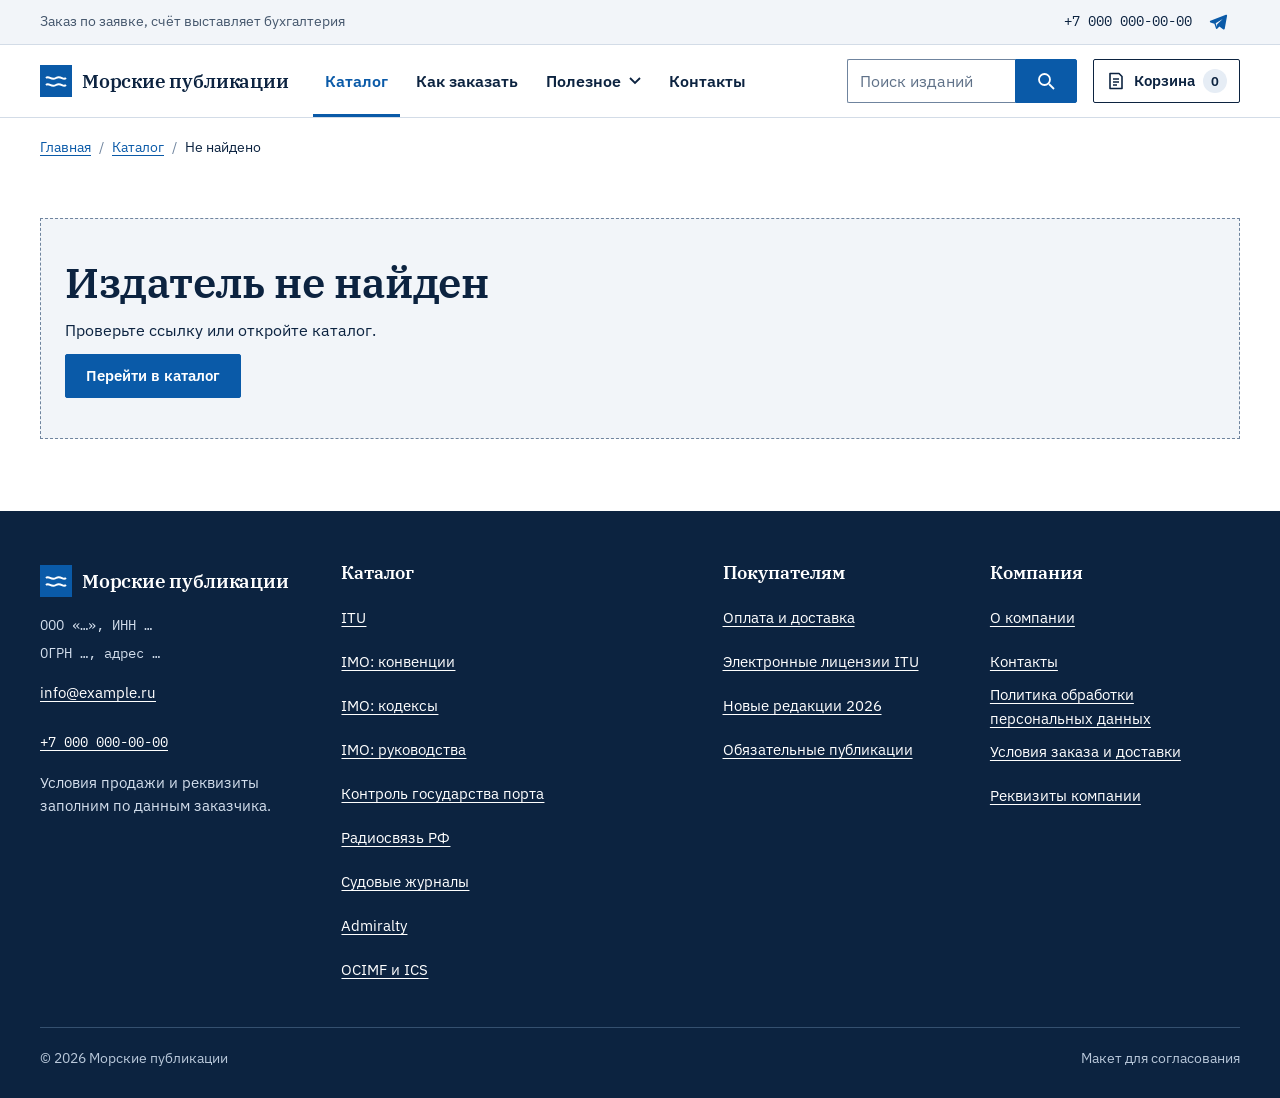
<file: v1/izdatel.html>
<!doctype html>
<html lang="ru">
<head>
<meta charset="utf-8">
<meta name="viewport" content="width=device-width, initial-scale=1">
<meta name="robots" content="noindex, nofollow">
<title>Издатель | Морские публикации</title>
<meta name="description" content="Издания одного издателя в каталоге морских нормативных публикаций. Добавьте издания в корзину, счёт выставит бухгалтерия.">
<link rel="icon" href="data:image/svg+xml,%3Csvg xmlns='http://www.w3.org/2000/svg' viewBox='0 0 32 32'%3E%3Crect width='32' height='32' fill='%230a5aa8'/%3E%3Cpath d='M6 13c3-3 5 3 10 0s7 3 10 0M6 20c3-3 5 3 10 0s7 3 10 0' fill='none' stroke='%23fff' stroke-width='2'/%3E%3C/svg%3E">
<link rel="stylesheet" href="assets/css/style.css">
</head>
<body data-page="publisher">
<a class="skip-link" href="#main">К содержимому</a>
<header class="site-header">
  <div class="topbar"><div class="container">
    <p class="topbar-note">Заказ по заявке, счёт выставляет бухгалтерия</p>
    <div class="topbar-contacts"><a href="tel:+70000000000">+7 000 000-00-00</a><a class="tg-link" data-tg href="#" aria-label="Написать в Telegram"><svg width="20" height="20" viewBox="0 0 24 24" aria-hidden="true"><path d="M21.5 3.4 2.9 10.6c-.9.35-.9 1.6.05 1.9l4.7 1.5 1.8 5.6c.2.7 1.1.9 1.6.35l2.6-2.6 4.8 3.5c.6.45 1.5.1 1.65-.65L22.9 4.6c.2-.9-.65-1.5-1.4-1.2zM9.2 13.6l8.4-5.2-6.6 6.3-.3 3.1z" fill="currentColor"/></svg></a></div>
  </div></div>
  <div class="container header-main">
    <a class="logo" href="index.html"><svg width="32" height="32" viewBox="0 0 32 32" aria-hidden="true"><rect width="32" height="32" fill="#0a5aa8"/><path d="M6 13c3-3 5 3 10 0s7 3 10 0M6 20c3-3 5 3 10 0s7 3 10 0" fill="none" stroke="#fff" stroke-width="2"/></svg><span>Морские публикации</span></a>
    <nav class="nav" id="nav" aria-label="Основное меню">
      <ul>
        <li class="has-sub"><a href="katalog.html" aria-current="page">Каталог</a><button type="button" class="sub-toggle" aria-expanded="false" aria-label="Разделы каталога"><svg width="12" height="8" viewBox="0 0 12 8" aria-hidden="true"><path d="M1 1l5 5 5-5" fill="none" stroke="currentColor" stroke-width="1.8"/></svg></button><ul class="submenu"><li><a href="katalog.html">Все издания</a></li><li><a href="razdel.html?slug=itu">ITU</a></li><li><a href="razdel.html?slug=imo-konvencii">IMO: конвенции</a></li><li><a href="razdel.html?slug=imo-kodeksy">IMO: кодексы</a></li><li><a href="razdel.html?slug=imo-rukovodstva">IMO: руководства</a></li><li><a href="razdel.html?slug=kontrol-gosudarstva-porta">Контроль государства порта</a></li><li><a href="razdel.html?slug=radiosvyaz">Радиосвязь РФ</a></li><li><a href="razdel.html?slug=sudovye-zhurnaly">Судовые журналы</a></li><li><a href="razdel.html?slug=admiralty">Admiralty</a></li><li><a href="razdel.html?slug=ocimf-ics">OCIMF и ICS</a></li></ul></li>
        <li><a href="stranica.html?slug=oplata-i-dostavka">Как заказать</a></li>
        <li class="has-sub"><button type="button" class="nav-btn" aria-expanded="false"><span>Полезное</span><svg width="12" height="8" viewBox="0 0 12 8" aria-hidden="true"><path d="M1 1l5 5 5-5" fill="none" stroke="currentColor" stroke-width="1.8"/></svg></button><ul class="submenu"><li><a href="stranica.html?slug=licenzii-itu">Электронные лицензии ITU</a></li><li><a href="stranica.html?slug=novye-redakcii-2026">Новые редакции 2026</a></li><li><a href="stranica.html?slug=obyazatelnye-publikacii">Обязательные публикации</a></li></ul></li>
        <li><a href="stranica.html?slug=kontakty">Контакты</a></li>
        <li class="nav-tg"><a data-tg href="#"><svg width="20" height="20" viewBox="0 0 24 24" aria-hidden="true"><path d="M21.5 3.4 2.9 10.6c-.9.35-.9 1.6.05 1.9l4.7 1.5 1.8 5.6c.2.7 1.1.9 1.6.35l2.6-2.6 4.8 3.5c.6.45 1.5.1 1.65-.65L22.9 4.6c.2-.9-.65-1.5-1.4-1.2zM9.2 13.6l8.4-5.2-6.6 6.3-.3 3.1z" fill="currentColor"/></svg><span>Написать в Telegram</span></a></li>
      </ul>
      <form class="header-search" role="search" action="katalog.html" method="get">
            <div class="search-box">
              <label class="visually-hidden" for="hs-m">Поиск по названию или артикулу</label>
              <input class="input" id="hs-m" type="search" name="q" placeholder="Поиск изданий" autocomplete="off">
              <button class="btn btn--primary" type="submit" aria-label="Найти"><svg width="20" height="20" viewBox="0 0 20 20" aria-hidden="true"><circle cx="8.5" cy="8.5" r="5.5" fill="none" stroke="currentColor" stroke-width="1.8"/><path d="M13 13l5 5" stroke="currentColor" stroke-width="1.8"/></svg></button>
            </div>
          </form>
    </nav>
    <span class="spacer"></span>
    <form class="header-search" role="search" action="katalog.html" method="get">
            <div class="search-box">
              <label class="visually-hidden" for="hs-d">Поиск по названию или артикулу</label>
              <input class="input" id="hs-d" type="search" name="q" placeholder="Поиск изданий" autocomplete="off">
              <button class="btn btn--primary" type="submit" aria-label="Найти"><svg width="20" height="20" viewBox="0 0 20 20" aria-hidden="true"><circle cx="8.5" cy="8.5" r="5.5" fill="none" stroke="currentColor" stroke-width="1.8"/><path d="M13 13l5 5" stroke="currentColor" stroke-width="1.8"/></svg></button>
            </div>
          </form>
    <a class="cart-link" href="korzina.html" aria-label="Корзина, позиций: 0"><svg width="20" height="20" viewBox="0 0 20 20" aria-hidden="true"><path d="M4 2.5h9l3 3v12H4z M7 8h6M7 11h6M7 14h4" fill="none" stroke="currentColor" stroke-width="1.6" stroke-linejoin="round"/></svg><span class="cart-label">Корзина</span><span class="cart-count" data-cart-count data-zero="true">0</span></a>
    <button class="burger" type="button" aria-expanded="false" aria-controls="nav" aria-label="Открыть меню"><svg width="22" height="16" viewBox="0 0 22 16" aria-hidden="true"><path d="M1 2h20M1 8h20M1 14h20" stroke="currentColor" stroke-width="2"/></svg></button>
  </div>
</header>
<main id="main">
  <div class="container">
    <div class="page-head page-head--flat">
      <nav class="crumbs" id="crumbs" aria-label="Хлебные крошки"><ol><li><a href="index.html">Главная</a></li><li><a href="katalog.html">Каталог</a></li><li><span aria-current="page" id="crumb-name">Раздел</span></li></ol></nav>
    </div>
    <div class="page-body" id="page-root"><p class="muted">Загрузка...</p></div>
  </div>
</main>
<footer class="site-footer">
  <div class="container">
    <div class="footer-grid">
      <div class="footer-brand">
        <a class="logo" href="index.html"><svg width="32" height="32" viewBox="0 0 32 32" aria-hidden="true"><rect width="32" height="32" fill="#0a5aa8"/><path d="M6 13c3-3 5 3 10 0s7 3 10 0M6 20c3-3 5 3 10 0s7 3 10 0" fill="none" stroke="#fff" stroke-width="2"/></svg><span>Морские публикации</span></a>
        <p class="stub">ООО «…», ИНН …</p>
        <p class="stub">ОГРН …, адрес …</p>
        <p><a href="mailto:info@example.ru">info@example.ru</a></p>
        <p><a class="stub" href="tel:+70000000000">+7 000 000-00-00</a></p>
        <p>Условия продажи и реквизиты заполним по данным заказчика.</p>
      </div>
      <nav aria-label="Каталог в подвале"><h2>Каталог</h2><ul class="cols"><li><a href="razdel.html?slug=itu">ITU</a></li><li><a href="razdel.html?slug=imo-konvencii">IMO: конвенции</a></li><li><a href="razdel.html?slug=imo-kodeksy">IMO: кодексы</a></li><li><a href="razdel.html?slug=imo-rukovodstva">IMO: руководства</a></li><li><a href="razdel.html?slug=kontrol-gosudarstva-porta">Контроль государства порта</a></li><li><a href="razdel.html?slug=radiosvyaz">Радиосвязь РФ</a></li><li><a href="razdel.html?slug=sudovye-zhurnaly">Судовые журналы</a></li><li><a href="razdel.html?slug=admiralty">Admiralty</a></li><li><a href="razdel.html?slug=ocimf-ics">OCIMF и ICS</a></li></ul></nav>
      <nav aria-label="Покупателям"><h2>Покупателям</h2><ul><li><a href="stranica.html?slug=oplata-i-dostavka">Оплата и доставка</a></li><li><a href="stranica.html?slug=licenzii-itu">Электронные лицензии ITU</a></li><li><a href="stranica.html?slug=novye-redakcii-2026">Новые редакции 2026</a></li><li><a href="stranica.html?slug=obyazatelnye-publikacii">Обязательные публикации</a></li></ul></nav>
      <nav aria-label="Компания"><h2>Компания</h2><ul><li><a href="stranica.html?slug=o-kompanii">О компании</a></li><li><a href="stranica.html?slug=kontakty">Контакты</a></li><li><a href="#">Политика обработки персональных данных</a></li><li><a href="#">Условия заказа и доставки</a></li><li><a href="#">Реквизиты компании</a></li></ul></nav>
    </div>
    <div class="footer-bottom"><span>© 2026 Морские публикации</span><span>Макет для согласования</span></div>
  </div>
</footer>
<div class="visually-hidden" id="live" role="status" aria-live="polite"></div>
<script src="assets/js/app.js" defer></script>
</body>
</html>
</file>
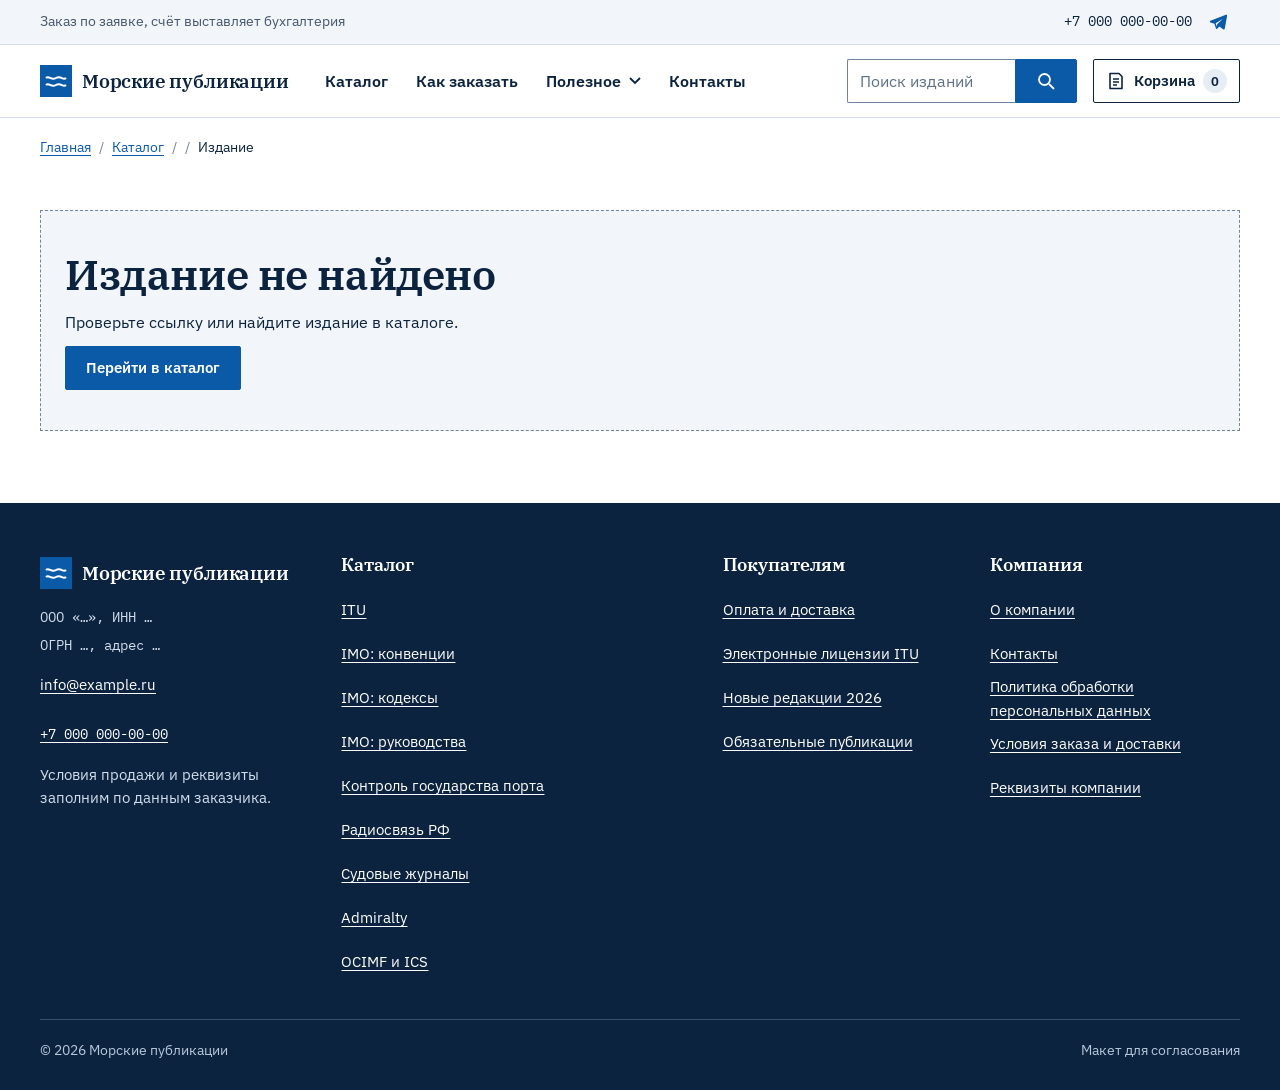
<file: v1/kartochka.html>
<!doctype html>
<html lang="ru">
<head>
<meta charset="utf-8">
<meta name="viewport" content="width=device-width, initial-scale=1">
<meta name="robots" content="noindex, nofollow">
<title>Карточка издания | Морские публикации</title>
<meta name="description" content="Карточка морского нормативного издания: артикул, издатель, год, цена. Добавьте издание в корзину, счёт выставит бухгалтерия.">
<link rel="icon" href="data:image/svg+xml,%3Csvg xmlns='http://www.w3.org/2000/svg' viewBox='0 0 32 32'%3E%3Crect width='32' height='32' fill='%230a5aa8'/%3E%3Cpath d='M6 13c3-3 5 3 10 0s7 3 10 0M6 20c3-3 5 3 10 0s7 3 10 0' fill='none' stroke='%23fff' stroke-width='2'/%3E%3C/svg%3E">
<link rel="stylesheet" href="assets/css/style.css">
</head>
<body data-page="product">
<a class="skip-link" href="#main">К содержимому</a>
<header class="site-header">
  <div class="topbar"><div class="container">
    <p class="topbar-note">Заказ по заявке, счёт выставляет бухгалтерия</p>
    <div class="topbar-contacts"><a href="tel:+70000000000">+7 000 000-00-00</a><a class="tg-link" data-tg href="#" aria-label="Написать в Telegram"><svg width="20" height="20" viewBox="0 0 24 24" aria-hidden="true"><path d="M21.5 3.4 2.9 10.6c-.9.35-.9 1.6.05 1.9l4.7 1.5 1.8 5.6c.2.7 1.1.9 1.6.35l2.6-2.6 4.8 3.5c.6.45 1.5.1 1.65-.65L22.9 4.6c.2-.9-.65-1.5-1.4-1.2zM9.2 13.6l8.4-5.2-6.6 6.3-.3 3.1z" fill="currentColor"/></svg></a></div>
  </div></div>
  <div class="container header-main">
    <a class="logo" href="index.html"><svg width="32" height="32" viewBox="0 0 32 32" aria-hidden="true"><rect width="32" height="32" fill="#0a5aa8"/><path d="M6 13c3-3 5 3 10 0s7 3 10 0M6 20c3-3 5 3 10 0s7 3 10 0" fill="none" stroke="#fff" stroke-width="2"/></svg><span>Морские публикации</span></a>
    <nav class="nav" id="nav" aria-label="Основное меню">
      <ul>
        <li class="has-sub"><a href="katalog.html">Каталог</a><button type="button" class="sub-toggle" aria-expanded="false" aria-label="Разделы каталога"><svg width="12" height="8" viewBox="0 0 12 8" aria-hidden="true"><path d="M1 1l5 5 5-5" fill="none" stroke="currentColor" stroke-width="1.8"/></svg></button><ul class="submenu"><li><a href="katalog.html">Все издания</a></li><li><a href="razdel.html?slug=itu">ITU</a></li><li><a href="razdel.html?slug=imo-konvencii">IMO: конвенции</a></li><li><a href="razdel.html?slug=imo-kodeksy">IMO: кодексы</a></li><li><a href="razdel.html?slug=imo-rukovodstva">IMO: руководства</a></li><li><a href="razdel.html?slug=kontrol-gosudarstva-porta">Контроль государства порта</a></li><li><a href="razdel.html?slug=radiosvyaz">Радиосвязь РФ</a></li><li><a href="razdel.html?slug=sudovye-zhurnaly">Судовые журналы</a></li><li><a href="razdel.html?slug=admiralty">Admiralty</a></li><li><a href="razdel.html?slug=ocimf-ics">OCIMF и ICS</a></li></ul></li>
        <li><a href="stranica.html?slug=oplata-i-dostavka">Как заказать</a></li>
        <li class="has-sub"><button type="button" class="nav-btn" aria-expanded="false"><span>Полезное</span><svg width="12" height="8" viewBox="0 0 12 8" aria-hidden="true"><path d="M1 1l5 5 5-5" fill="none" stroke="currentColor" stroke-width="1.8"/></svg></button><ul class="submenu"><li><a href="stranica.html?slug=licenzii-itu">Электронные лицензии ITU</a></li><li><a href="stranica.html?slug=novye-redakcii-2026">Новые редакции 2026</a></li><li><a href="stranica.html?slug=obyazatelnye-publikacii">Обязательные публикации</a></li></ul></li>
        <li><a href="stranica.html?slug=kontakty">Контакты</a></li>
        <li class="nav-tg"><a data-tg href="#"><svg width="20" height="20" viewBox="0 0 24 24" aria-hidden="true"><path d="M21.5 3.4 2.9 10.6c-.9.35-.9 1.6.05 1.9l4.7 1.5 1.8 5.6c.2.7 1.1.9 1.6.35l2.6-2.6 4.8 3.5c.6.45 1.5.1 1.65-.65L22.9 4.6c.2-.9-.65-1.5-1.4-1.2zM9.2 13.6l8.4-5.2-6.6 6.3-.3 3.1z" fill="currentColor"/></svg><span>Написать в Telegram</span></a></li>
      </ul>
      <form class="header-search" role="search" action="katalog.html" method="get">
            <div class="search-box">
              <label class="visually-hidden" for="hs-m">Поиск по названию или артикулу</label>
              <input class="input" id="hs-m" type="search" name="q" placeholder="Поиск изданий" autocomplete="off">
              <button class="btn btn--primary" type="submit" aria-label="Найти"><svg width="20" height="20" viewBox="0 0 20 20" aria-hidden="true"><circle cx="8.5" cy="8.5" r="5.5" fill="none" stroke="currentColor" stroke-width="1.8"/><path d="M13 13l5 5" stroke="currentColor" stroke-width="1.8"/></svg></button>
            </div>
          </form>
    </nav>
    <span class="spacer"></span>
    <form class="header-search" role="search" action="katalog.html" method="get">
            <div class="search-box">
              <label class="visually-hidden" for="hs-d">Поиск по названию или артикулу</label>
              <input class="input" id="hs-d" type="search" name="q" placeholder="Поиск изданий" autocomplete="off">
              <button class="btn btn--primary" type="submit" aria-label="Найти"><svg width="20" height="20" viewBox="0 0 20 20" aria-hidden="true"><circle cx="8.5" cy="8.5" r="5.5" fill="none" stroke="currentColor" stroke-width="1.8"/><path d="M13 13l5 5" stroke="currentColor" stroke-width="1.8"/></svg></button>
            </div>
          </form>
    <a class="cart-link" href="korzina.html" aria-label="Корзина, позиций: 0"><svg width="20" height="20" viewBox="0 0 20 20" aria-hidden="true"><path d="M4 2.5h9l3 3v12H4z M7 8h6M7 11h6M7 14h4" fill="none" stroke="currentColor" stroke-width="1.6" stroke-linejoin="round"/></svg><span class="cart-label">Корзина</span><span class="cart-count" data-cart-count data-zero="true">0</span></a>
    <button class="burger" type="button" aria-expanded="false" aria-controls="nav" aria-label="Открыть меню"><svg width="22" height="16" viewBox="0 0 22 16" aria-hidden="true"><path d="M1 2h20M1 8h20M1 14h20" stroke="currentColor" stroke-width="2"/></svg></button>
  </div>
</header>
<main id="main">
  <div class="container">
    <div class="page-head" style="border-bottom:0;padding-bottom:8px">
      <nav class="crumbs" aria-label="Хлебные крошки"><ol><li><a href="index.html">Главная</a></li><li><a href="katalog.html">Каталог</a></li><li id="crumb-group"></li><li><span aria-current="page" id="crumb-name">Издание</span></li></ol></nav>
    </div>
    <div class="page-body" style="padding-top:12px" id="product"></div>
  </div>
</main>
<footer class="site-footer">
  <div class="container">
    <div class="footer-grid">
      <div class="footer-brand">
        <a class="logo" href="index.html"><svg width="32" height="32" viewBox="0 0 32 32" aria-hidden="true"><rect width="32" height="32" fill="#0a5aa8"/><path d="M6 13c3-3 5 3 10 0s7 3 10 0M6 20c3-3 5 3 10 0s7 3 10 0" fill="none" stroke="#fff" stroke-width="2"/></svg><span>Морские публикации</span></a>
        <p class="stub">ООО «…», ИНН …</p>
        <p class="stub">ОГРН …, адрес …</p>
        <p><a href="mailto:info@example.ru">info@example.ru</a></p>
        <p><a class="stub" href="tel:+70000000000">+7 000 000-00-00</a></p>
        <p>Условия продажи и реквизиты заполним по данным заказчика.</p>
      </div>
      <nav aria-label="Каталог в подвале"><h2>Каталог</h2><ul class="cols"><li><a href="razdel.html?slug=itu">ITU</a></li><li><a href="razdel.html?slug=imo-konvencii">IMO: конвенции</a></li><li><a href="razdel.html?slug=imo-kodeksy">IMO: кодексы</a></li><li><a href="razdel.html?slug=imo-rukovodstva">IMO: руководства</a></li><li><a href="razdel.html?slug=kontrol-gosudarstva-porta">Контроль государства порта</a></li><li><a href="razdel.html?slug=radiosvyaz">Радиосвязь РФ</a></li><li><a href="razdel.html?slug=sudovye-zhurnaly">Судовые журналы</a></li><li><a href="razdel.html?slug=admiralty">Admiralty</a></li><li><a href="razdel.html?slug=ocimf-ics">OCIMF и ICS</a></li></ul></nav>
      <nav aria-label="Покупателям"><h2>Покупателям</h2><ul><li><a href="stranica.html?slug=oplata-i-dostavka">Оплата и доставка</a></li><li><a href="stranica.html?slug=licenzii-itu">Электронные лицензии ITU</a></li><li><a href="stranica.html?slug=novye-redakcii-2026">Новые редакции 2026</a></li><li><a href="stranica.html?slug=obyazatelnye-publikacii">Обязательные публикации</a></li></ul></nav>
      <nav aria-label="Компания"><h2>Компания</h2><ul><li><a href="stranica.html?slug=o-kompanii">О компании</a></li><li><a href="stranica.html?slug=kontakty">Контакты</a></li><li><a href="#">Политика обработки персональных данных</a></li><li><a href="#">Условия заказа и доставки</a></li><li><a href="#">Реквизиты компании</a></li></ul></nav>
    </div>
    <div class="footer-bottom"><span>© 2026 Морские публикации</span><span>Макет для согласования</span></div>
  </div>
</footer>
<div class="visually-hidden" id="live" role="status" aria-live="polite"></div>
<script src="assets/js/app.js" defer></script>
</body>
</html>
</file>
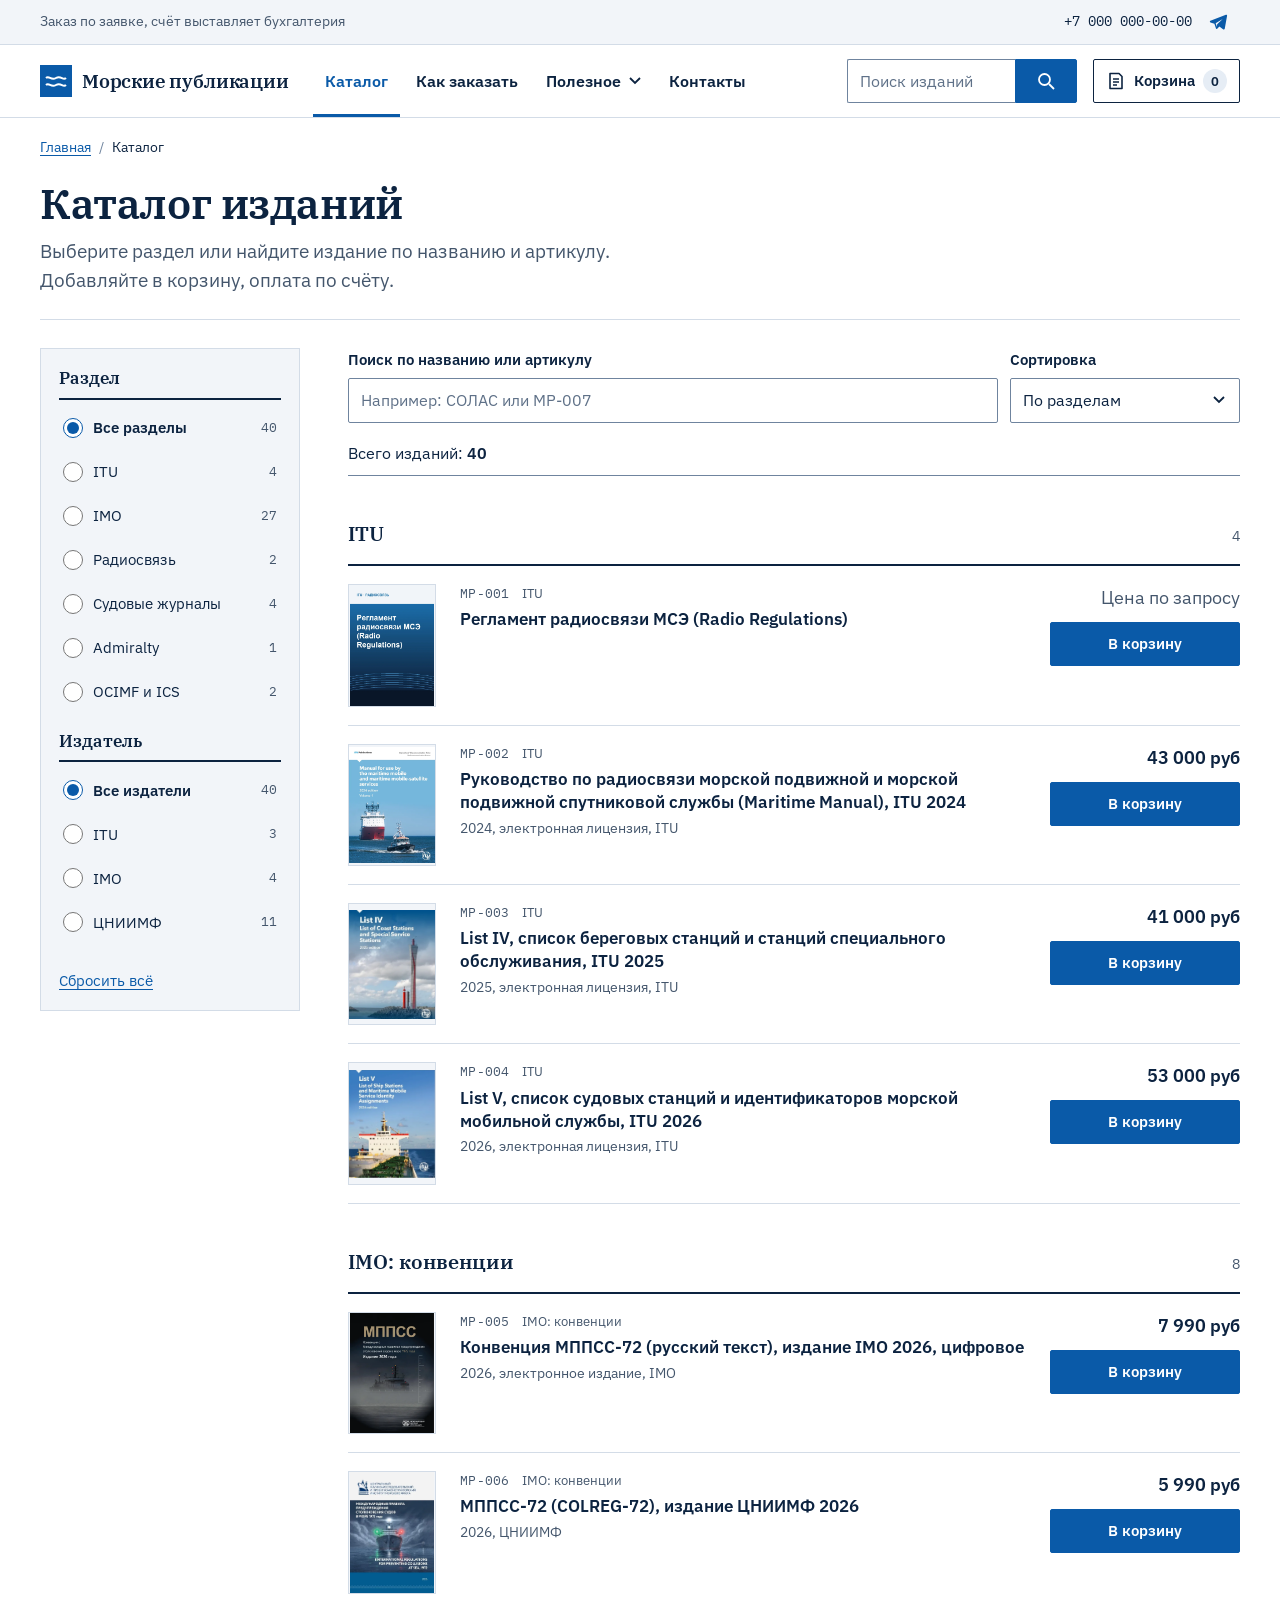
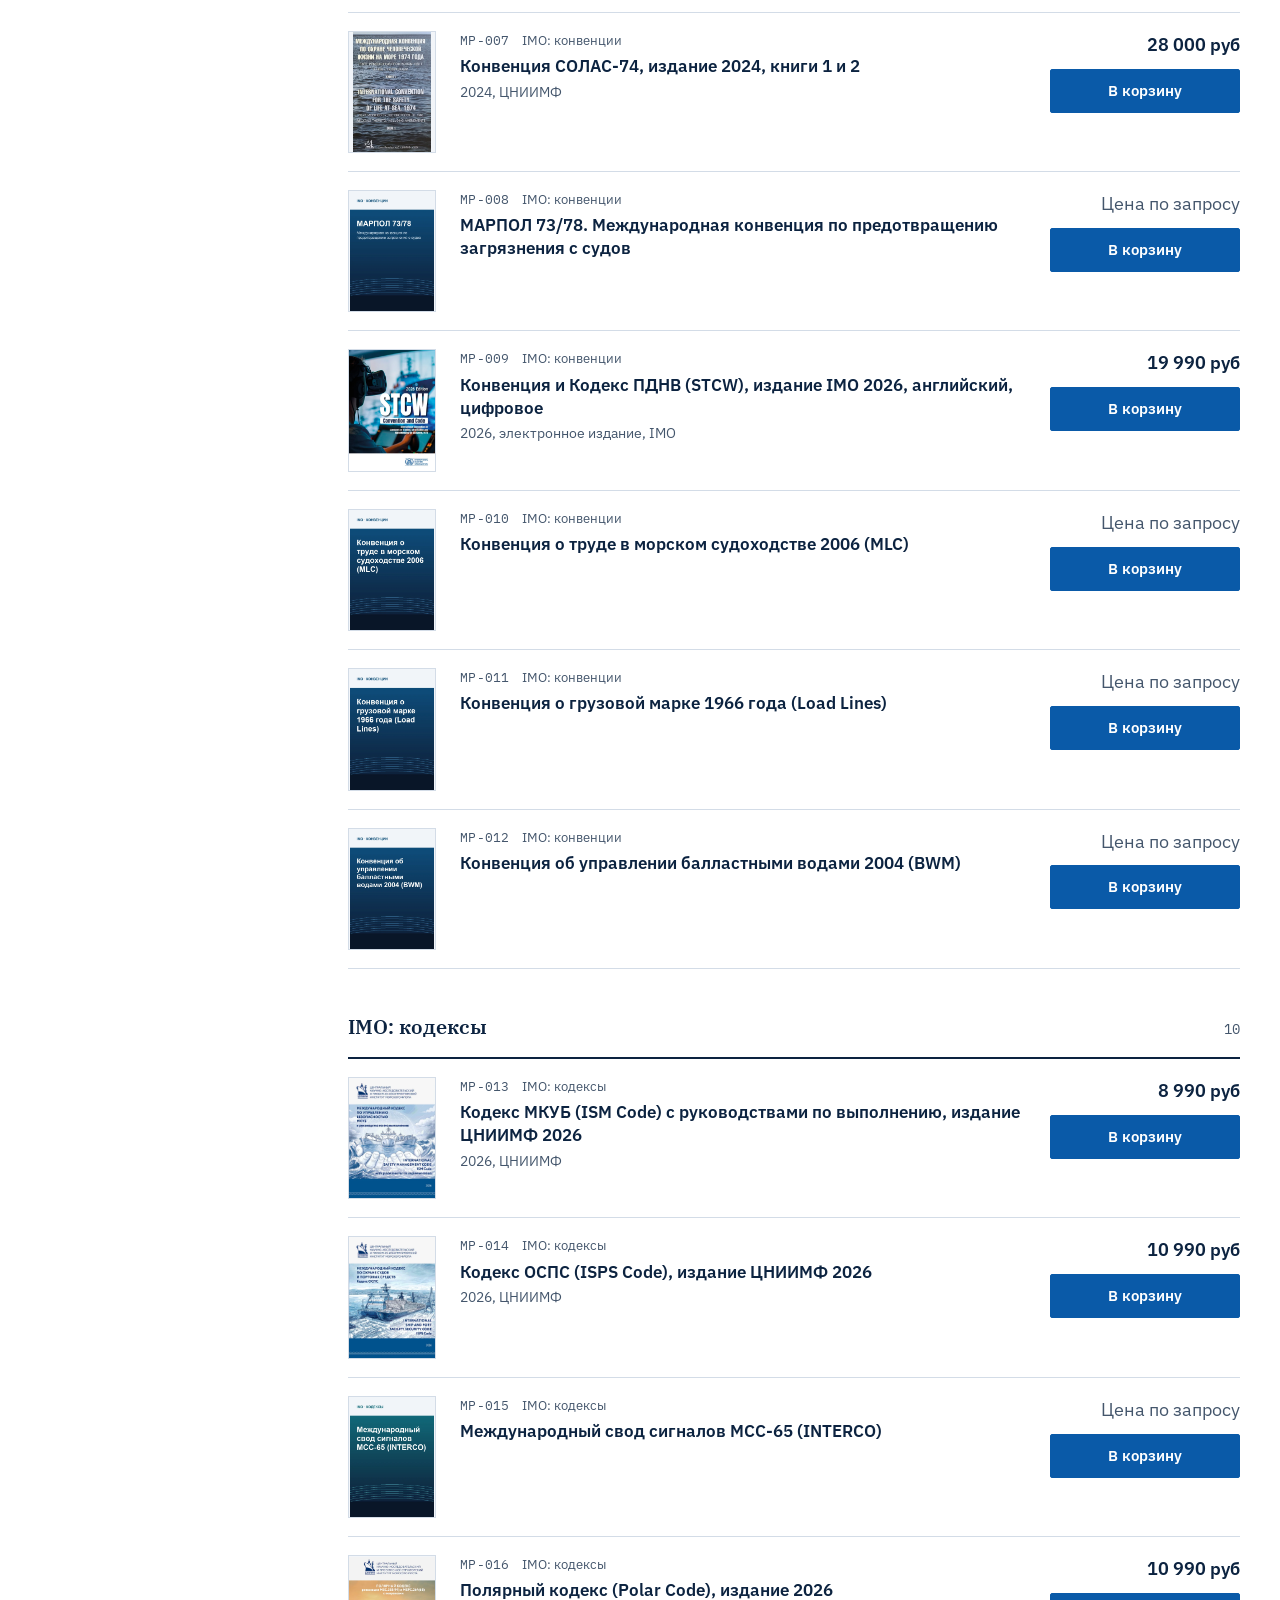
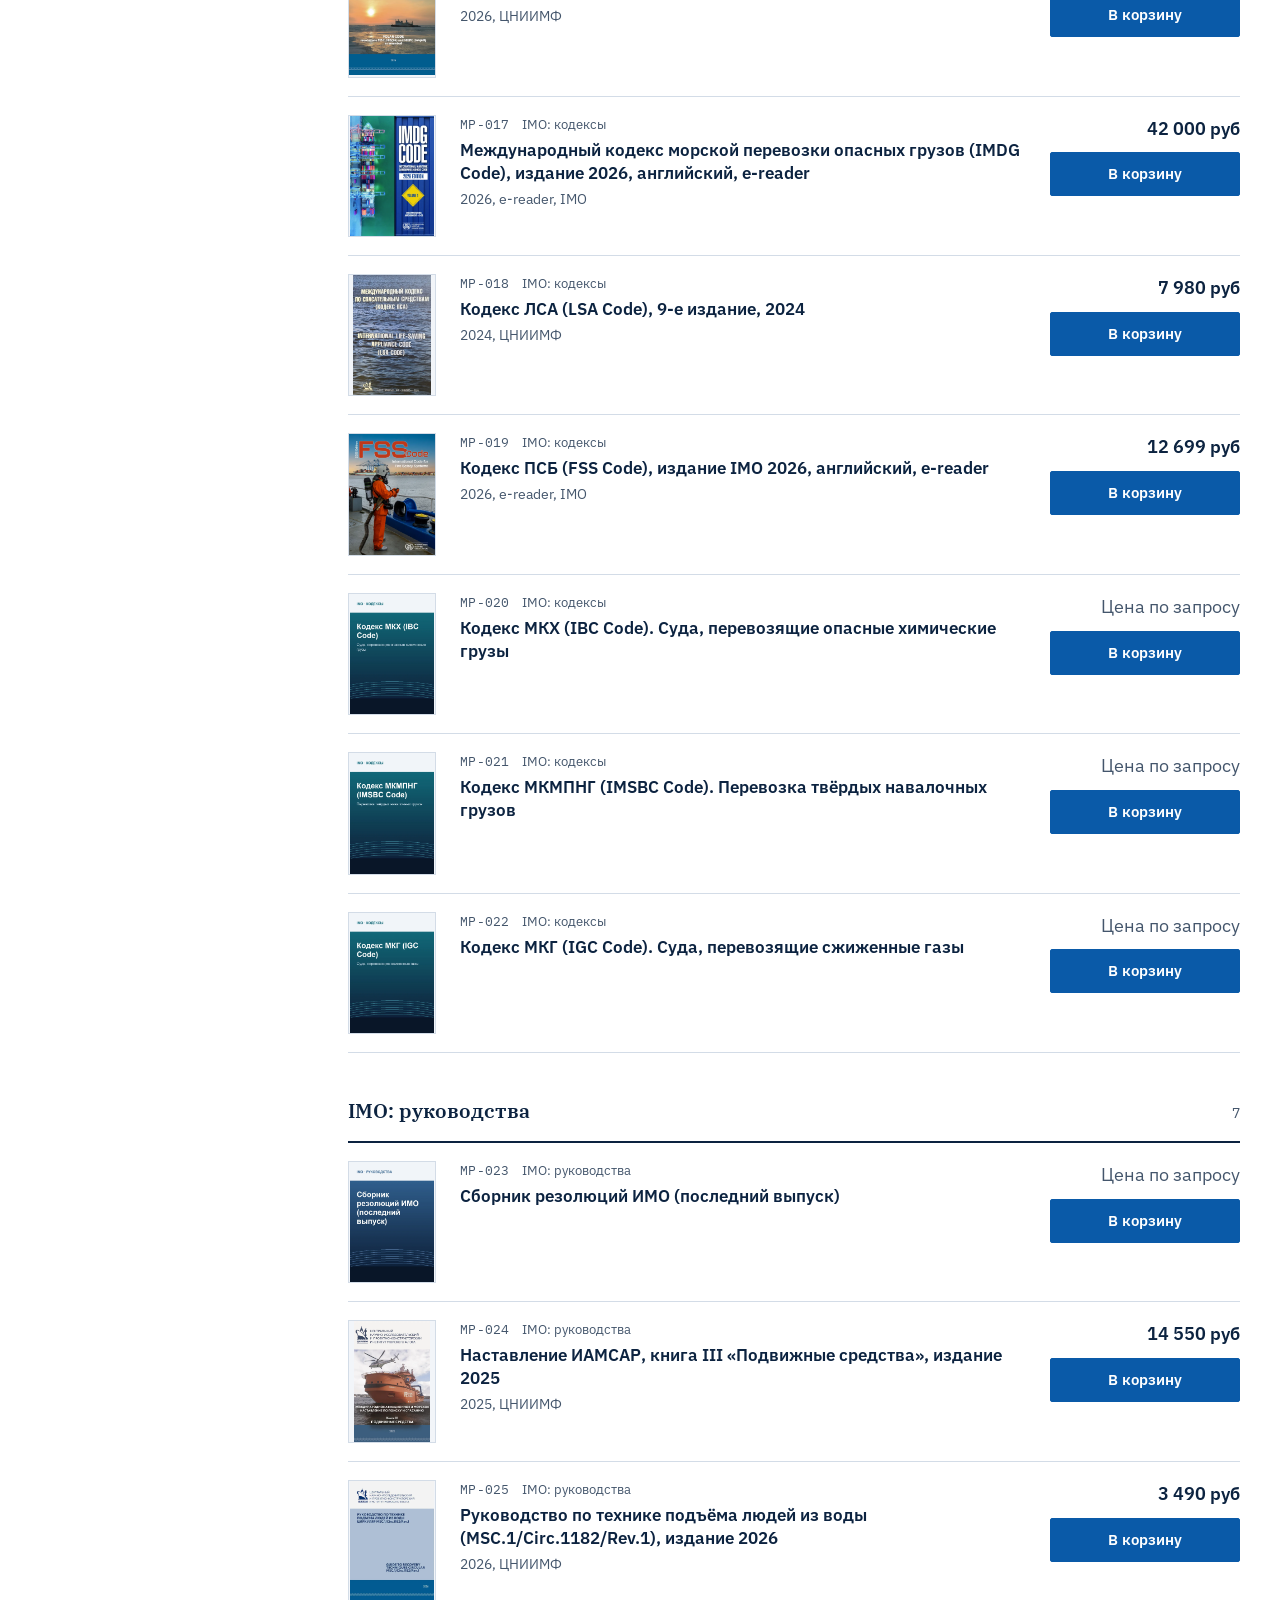
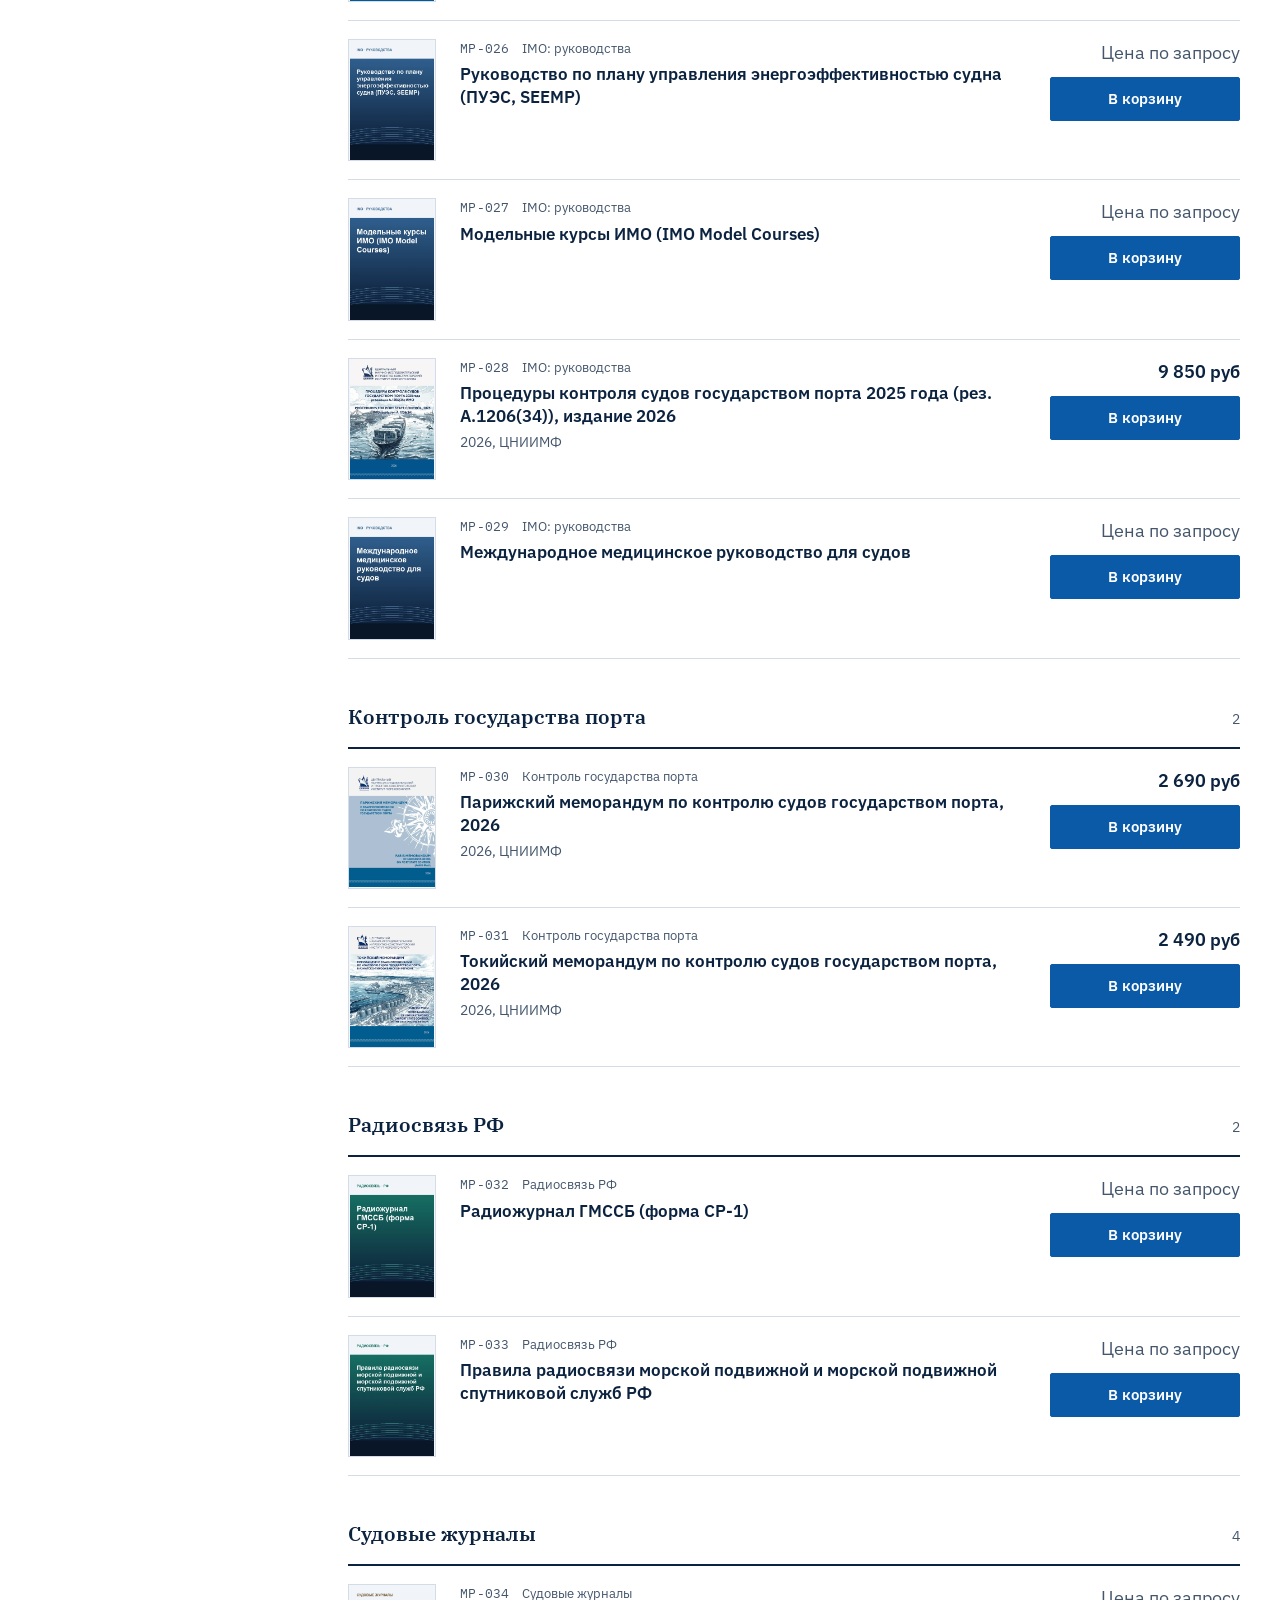
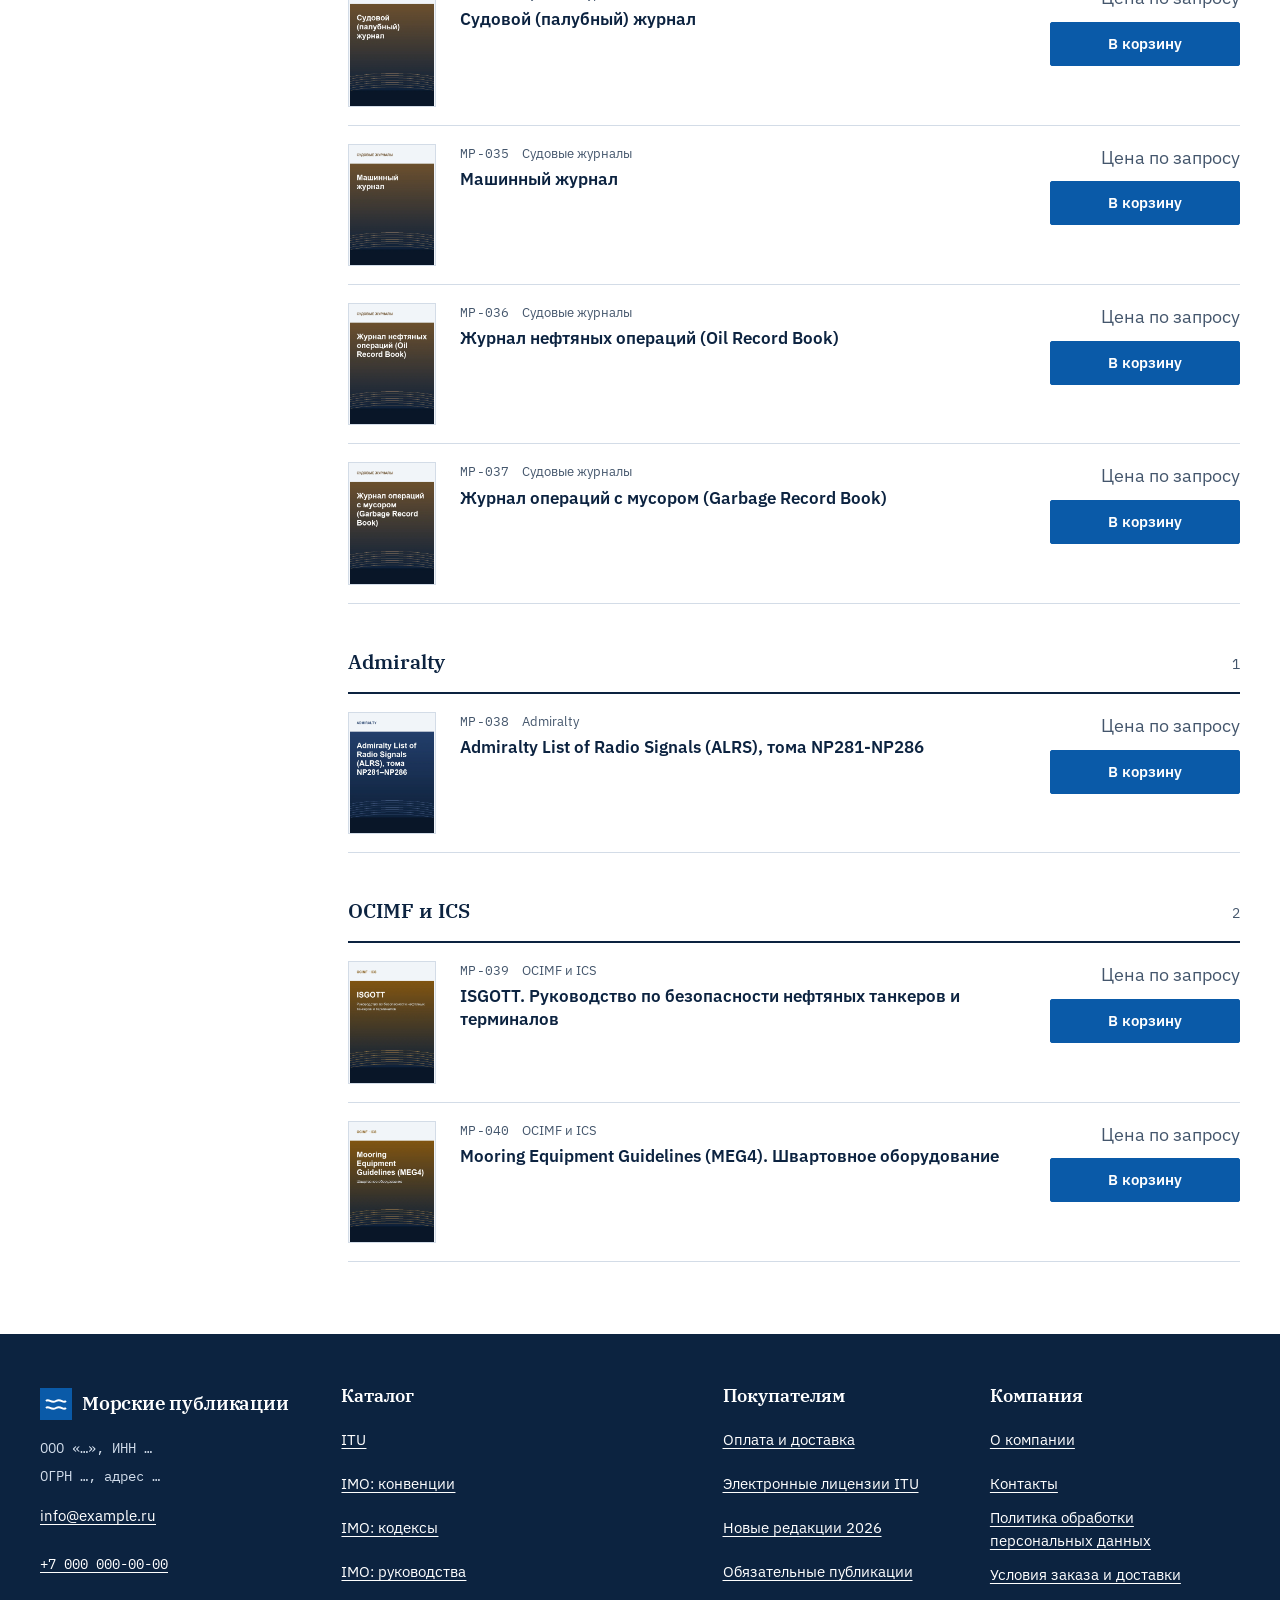
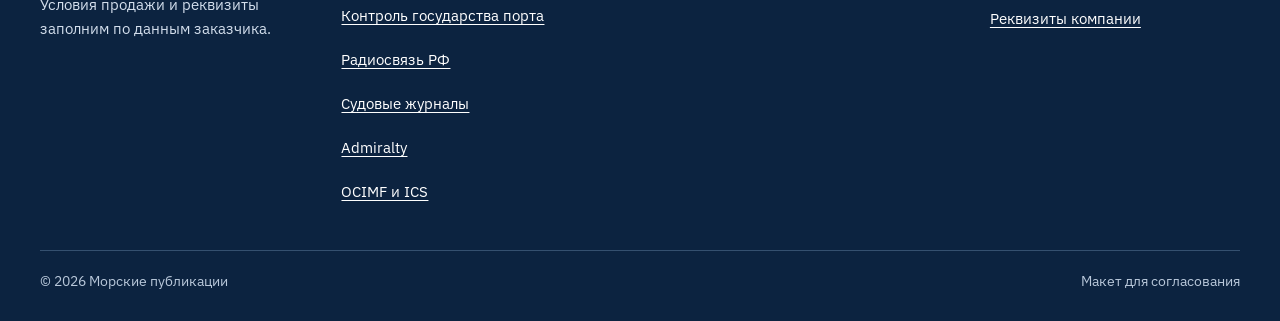
<file: v1/katalog.html>
<!doctype html>
<html lang="ru">
<head>
<meta charset="utf-8">
<meta name="viewport" content="width=device-width, initial-scale=1">
<meta name="robots" content="noindex, nofollow">
<title>Каталог морских изданий: СОЛАС, МАРПОЛ, ПДНВ, ITU | Морские публикации</title>
<meta name="description" content="Каталог из 40 морских нормативных изданий: конвенции и кодексы IMO, справочники ITU, издания ЦНИИМФ, судовые журналы. Фильтр, поиск, заявка.">
<link rel="icon" href="data:image/svg+xml,%3Csvg xmlns='http://www.w3.org/2000/svg' viewBox='0 0 32 32'%3E%3Crect width='32' height='32' fill='%230a5aa8'/%3E%3Cpath d='M6 13c3-3 5 3 10 0s7 3 10 0M6 20c3-3 5 3 10 0s7 3 10 0' fill='none' stroke='%23fff' stroke-width='2'/%3E%3C/svg%3E">
<link rel="stylesheet" href="assets/css/style.css">
</head>
<body data-page="catalog">
<a class="skip-link" href="#main">К содержимому</a>
<header class="site-header">
  <div class="topbar"><div class="container">
    <p class="topbar-note">Заказ по заявке, счёт выставляет бухгалтерия</p>
    <div class="topbar-contacts"><a href="tel:+70000000000">+7 000 000-00-00</a><a class="tg-link" data-tg href="#" aria-label="Написать в Telegram"><svg width="20" height="20" viewBox="0 0 24 24" aria-hidden="true"><path d="M21.5 3.4 2.9 10.6c-.9.35-.9 1.6.05 1.9l4.7 1.5 1.8 5.6c.2.7 1.1.9 1.6.35l2.6-2.6 4.8 3.5c.6.45 1.5.1 1.65-.65L22.9 4.6c.2-.9-.65-1.5-1.4-1.2zM9.2 13.6l8.4-5.2-6.6 6.3-.3 3.1z" fill="currentColor"/></svg></a></div>
  </div></div>
  <div class="container header-main">
    <a class="logo" href="index.html"><svg width="32" height="32" viewBox="0 0 32 32" aria-hidden="true"><rect width="32" height="32" fill="#0a5aa8"/><path d="M6 13c3-3 5 3 10 0s7 3 10 0M6 20c3-3 5 3 10 0s7 3 10 0" fill="none" stroke="#fff" stroke-width="2"/></svg><span>Морские публикации</span></a>
    <nav class="nav" id="nav" aria-label="Основное меню">
      <ul>
        <li class="has-sub"><a href="katalog.html" aria-current="page">Каталог</a><button type="button" class="sub-toggle" aria-expanded="false" aria-label="Разделы каталога"><svg width="12" height="8" viewBox="0 0 12 8" aria-hidden="true"><path d="M1 1l5 5 5-5" fill="none" stroke="currentColor" stroke-width="1.8"/></svg></button><ul class="submenu"><li><a href="katalog.html">Все издания</a></li><li><a href="razdel.html?slug=itu">ITU</a></li><li><a href="razdel.html?slug=imo-konvencii">IMO: конвенции</a></li><li><a href="razdel.html?slug=imo-kodeksy">IMO: кодексы</a></li><li><a href="razdel.html?slug=imo-rukovodstva">IMO: руководства</a></li><li><a href="razdel.html?slug=kontrol-gosudarstva-porta">Контроль государства порта</a></li><li><a href="razdel.html?slug=radiosvyaz">Радиосвязь РФ</a></li><li><a href="razdel.html?slug=sudovye-zhurnaly">Судовые журналы</a></li><li><a href="razdel.html?slug=admiralty">Admiralty</a></li><li><a href="razdel.html?slug=ocimf-ics">OCIMF и ICS</a></li></ul></li>
        <li><a href="stranica.html?slug=oplata-i-dostavka">Как заказать</a></li>
        <li class="has-sub"><button type="button" class="nav-btn" aria-expanded="false"><span>Полезное</span><svg width="12" height="8" viewBox="0 0 12 8" aria-hidden="true"><path d="M1 1l5 5 5-5" fill="none" stroke="currentColor" stroke-width="1.8"/></svg></button><ul class="submenu"><li><a href="stranica.html?slug=licenzii-itu">Электронные лицензии ITU</a></li><li><a href="stranica.html?slug=novye-redakcii-2026">Новые редакции 2026</a></li><li><a href="stranica.html?slug=obyazatelnye-publikacii">Обязательные публикации</a></li></ul></li>
        <li><a href="stranica.html?slug=kontakty">Контакты</a></li>
        <li class="nav-tg"><a data-tg href="#"><svg width="20" height="20" viewBox="0 0 24 24" aria-hidden="true"><path d="M21.5 3.4 2.9 10.6c-.9.35-.9 1.6.05 1.9l4.7 1.5 1.8 5.6c.2.7 1.1.9 1.6.35l2.6-2.6 4.8 3.5c.6.45 1.5.1 1.65-.65L22.9 4.6c.2-.9-.65-1.5-1.4-1.2zM9.2 13.6l8.4-5.2-6.6 6.3-.3 3.1z" fill="currentColor"/></svg><span>Написать в Telegram</span></a></li>
      </ul>
      <form class="header-search" role="search" action="katalog.html" method="get">
            <div class="search-box">
              <label class="visually-hidden" for="hs-m">Поиск по названию или артикулу</label>
              <input class="input" id="hs-m" type="search" name="q" placeholder="Поиск изданий" autocomplete="off">
              <button class="btn btn--primary" type="submit" aria-label="Найти"><svg width="20" height="20" viewBox="0 0 20 20" aria-hidden="true"><circle cx="8.5" cy="8.5" r="5.5" fill="none" stroke="currentColor" stroke-width="1.8"/><path d="M13 13l5 5" stroke="currentColor" stroke-width="1.8"/></svg></button>
            </div>
          </form>
    </nav>
    <span class="spacer"></span>
    <form class="header-search" role="search" action="katalog.html" method="get">
            <div class="search-box">
              <label class="visually-hidden" for="hs-d">Поиск по названию или артикулу</label>
              <input class="input" id="hs-d" type="search" name="q" placeholder="Поиск изданий" autocomplete="off">
              <button class="btn btn--primary" type="submit" aria-label="Найти"><svg width="20" height="20" viewBox="0 0 20 20" aria-hidden="true"><circle cx="8.5" cy="8.5" r="5.5" fill="none" stroke="currentColor" stroke-width="1.8"/><path d="M13 13l5 5" stroke="currentColor" stroke-width="1.8"/></svg></button>
            </div>
          </form>
    <a class="cart-link" href="korzina.html" aria-label="Корзина, позиций: 0"><svg width="20" height="20" viewBox="0 0 20 20" aria-hidden="true"><path d="M4 2.5h9l3 3v12H4z M7 8h6M7 11h6M7 14h4" fill="none" stroke="currentColor" stroke-width="1.6" stroke-linejoin="round"/></svg><span class="cart-label">Корзина</span><span class="cart-count" data-cart-count data-zero="true">0</span></a>
    <button class="burger" type="button" aria-expanded="false" aria-controls="nav" aria-label="Открыть меню"><svg width="22" height="16" viewBox="0 0 22 16" aria-hidden="true"><path d="M1 2h20M1 8h20M1 14h20" stroke="currentColor" stroke-width="2"/></svg></button>
  </div>
</header>
<main id="main">
  <div class="container">
    <div class="page-head">
      <nav class="crumbs" aria-label="Хлебные крошки"><ol><li><a href="index.html">Главная</a></li><li><span aria-current="page">Каталог</span></li></ol></nav>
      <h1 class="h-page">Каталог изданий</h1>
      <p class="lead">Выберите раздел или найдите издание по названию и артикулу. Добавляйте в корзину, оплата по счёту.</p>
    </div>
    <div class="page-body">
      <div class="catalog">
        <aside aria-label="Фильтры">
          <button type="button" class="btn filters-toggle" id="filters-toggle" aria-expanded="false" aria-controls="filters">Фильтры<span id="filters-n"></span></button>
          <div class="filters" id="filters">
            <div id="filters-body"></div>
            <button type="button" class="link-btn" data-reset>Сбросить всё</button>
          </div>
        </aside>
        <section aria-label="Издания">
          <form class="toolbar" id="cat-form" role="search">
            <div class="field"><label for="q">Поиск по названию или артикулу</label><input class="input" id="q" name="q" type="search" placeholder="Например: СОЛАС или MP-007" autocomplete="off"></div>
            <div class="field"><label for="sort">Сортировка</label>
              <select class="select" id="sort" name="sort"><option value="sections">По разделам</option><option value="asc">Сначала дешевле</option><option value="desc">Сначала дороже</option></select></div>
          </form>
          <div class="results-bar"><p id="count" role="status" aria-live="polite">Всего изданий: <strong>40</strong></p></div>
          <div id="results"></div>
          <div class="empty" id="empty" hidden>
            <h2>Ничего не нашли</h2>
            <p>Попробуйте другое слово или артикул, либо сбросьте фильтры. Нужного издания нет в каталоге? Напишите его название в комментарии к заявке.</p>
            <button type="button" class="btn btn--primary" data-reset>Сбросить фильтры</button>
          </div>
        </section>
      </div>
    </div>
  </div>
</main>
<footer class="site-footer">
  <div class="container">
    <div class="footer-grid">
      <div class="footer-brand">
        <a class="logo" href="index.html"><svg width="32" height="32" viewBox="0 0 32 32" aria-hidden="true"><rect width="32" height="32" fill="#0a5aa8"/><path d="M6 13c3-3 5 3 10 0s7 3 10 0M6 20c3-3 5 3 10 0s7 3 10 0" fill="none" stroke="#fff" stroke-width="2"/></svg><span>Морские публикации</span></a>
        <p class="stub">ООО «…», ИНН …</p>
        <p class="stub">ОГРН …, адрес …</p>
        <p><a href="mailto:info@example.ru">info@example.ru</a></p>
        <p><a class="stub" href="tel:+70000000000">+7 000 000-00-00</a></p>
        <p>Условия продажи и реквизиты заполним по данным заказчика.</p>
      </div>
      <nav aria-label="Каталог в подвале"><h2>Каталог</h2><ul class="cols"><li><a href="razdel.html?slug=itu">ITU</a></li><li><a href="razdel.html?slug=imo-konvencii">IMO: конвенции</a></li><li><a href="razdel.html?slug=imo-kodeksy">IMO: кодексы</a></li><li><a href="razdel.html?slug=imo-rukovodstva">IMO: руководства</a></li><li><a href="razdel.html?slug=kontrol-gosudarstva-porta">Контроль государства порта</a></li><li><a href="razdel.html?slug=radiosvyaz">Радиосвязь РФ</a></li><li><a href="razdel.html?slug=sudovye-zhurnaly">Судовые журналы</a></li><li><a href="razdel.html?slug=admiralty">Admiralty</a></li><li><a href="razdel.html?slug=ocimf-ics">OCIMF и ICS</a></li></ul></nav>
      <nav aria-label="Покупателям"><h2>Покупателям</h2><ul><li><a href="stranica.html?slug=oplata-i-dostavka">Оплата и доставка</a></li><li><a href="stranica.html?slug=licenzii-itu">Электронные лицензии ITU</a></li><li><a href="stranica.html?slug=novye-redakcii-2026">Новые редакции 2026</a></li><li><a href="stranica.html?slug=obyazatelnye-publikacii">Обязательные публикации</a></li></ul></nav>
      <nav aria-label="Компания"><h2>Компания</h2><ul><li><a href="stranica.html?slug=o-kompanii">О компании</a></li><li><a href="stranica.html?slug=kontakty">Контакты</a></li><li><a href="#">Политика обработки персональных данных</a></li><li><a href="#">Условия заказа и доставки</a></li><li><a href="#">Реквизиты компании</a></li></ul></nav>
    </div>
    <div class="footer-bottom"><span>© 2026 Морские публикации</span><span>Макет для согласования</span></div>
  </div>
</footer>
<div class="visually-hidden" id="live" role="status" aria-live="polite"></div>
<script src="assets/js/app.js" defer></script>
</body>
</html>
</file>
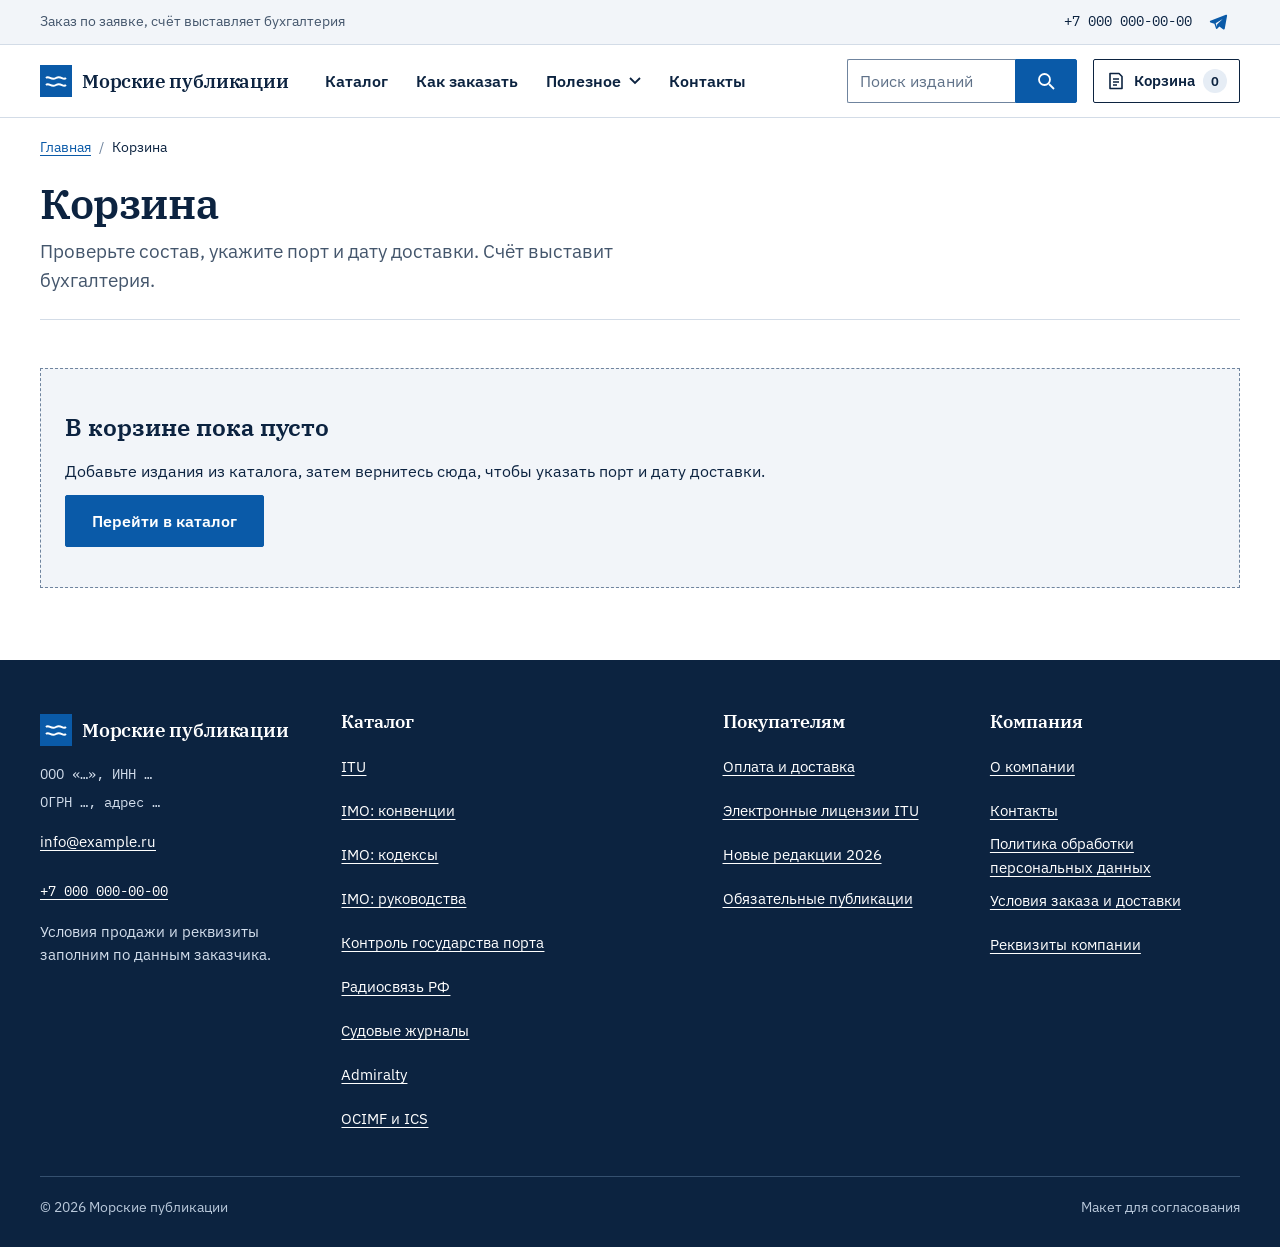
<file: v1/korzina.html>
<!doctype html>
<html lang="ru">
<head>
<meta charset="utf-8">
<meta name="viewport" content="width=device-width, initial-scale=1">
<meta name="robots" content="noindex, nofollow">
<title>Корзина | Морские публикации</title>
<meta name="description" content="Заявка на морские нормативные издания: состав, место и дата доставки, контакты. Оплаты на сайте нет, счёт выставит бухгалтерия.">
<link rel="icon" href="data:image/svg+xml,%3Csvg xmlns='http://www.w3.org/2000/svg' viewBox='0 0 32 32'%3E%3Crect width='32' height='32' fill='%230a5aa8'/%3E%3Cpath d='M6 13c3-3 5 3 10 0s7 3 10 0M6 20c3-3 5 3 10 0s7 3 10 0' fill='none' stroke='%23fff' stroke-width='2'/%3E%3C/svg%3E">
<link rel="stylesheet" href="assets/css/style.css">
</head>
<body data-page="cart">
<a class="skip-link" href="#main">К содержимому</a>
<header class="site-header">
  <div class="topbar"><div class="container">
    <p class="topbar-note">Заказ по заявке, счёт выставляет бухгалтерия</p>
    <div class="topbar-contacts"><a href="tel:+70000000000">+7 000 000-00-00</a><a class="tg-link" data-tg href="#" aria-label="Написать в Telegram"><svg width="20" height="20" viewBox="0 0 24 24" aria-hidden="true"><path d="M21.5 3.4 2.9 10.6c-.9.35-.9 1.6.05 1.9l4.7 1.5 1.8 5.6c.2.7 1.1.9 1.6.35l2.6-2.6 4.8 3.5c.6.45 1.5.1 1.65-.65L22.9 4.6c.2-.9-.65-1.5-1.4-1.2zM9.2 13.6l8.4-5.2-6.6 6.3-.3 3.1z" fill="currentColor"/></svg></a></div>
  </div></div>
  <div class="container header-main">
    <a class="logo" href="index.html"><svg width="32" height="32" viewBox="0 0 32 32" aria-hidden="true"><rect width="32" height="32" fill="#0a5aa8"/><path d="M6 13c3-3 5 3 10 0s7 3 10 0M6 20c3-3 5 3 10 0s7 3 10 0" fill="none" stroke="#fff" stroke-width="2"/></svg><span>Морские публикации</span></a>
    <nav class="nav" id="nav" aria-label="Основное меню">
      <ul>
        <li class="has-sub"><a href="katalog.html">Каталог</a><button type="button" class="sub-toggle" aria-expanded="false" aria-label="Разделы каталога"><svg width="12" height="8" viewBox="0 0 12 8" aria-hidden="true"><path d="M1 1l5 5 5-5" fill="none" stroke="currentColor" stroke-width="1.8"/></svg></button><ul class="submenu"><li><a href="katalog.html">Все издания</a></li><li><a href="razdel.html?slug=itu">ITU</a></li><li><a href="razdel.html?slug=imo-konvencii">IMO: конвенции</a></li><li><a href="razdel.html?slug=imo-kodeksy">IMO: кодексы</a></li><li><a href="razdel.html?slug=imo-rukovodstva">IMO: руководства</a></li><li><a href="razdel.html?slug=kontrol-gosudarstva-porta">Контроль государства порта</a></li><li><a href="razdel.html?slug=radiosvyaz">Радиосвязь РФ</a></li><li><a href="razdel.html?slug=sudovye-zhurnaly">Судовые журналы</a></li><li><a href="razdel.html?slug=admiralty">Admiralty</a></li><li><a href="razdel.html?slug=ocimf-ics">OCIMF и ICS</a></li></ul></li>
        <li><a href="stranica.html?slug=oplata-i-dostavka">Как заказать</a></li>
        <li class="has-sub"><button type="button" class="nav-btn" aria-expanded="false"><span>Полезное</span><svg width="12" height="8" viewBox="0 0 12 8" aria-hidden="true"><path d="M1 1l5 5 5-5" fill="none" stroke="currentColor" stroke-width="1.8"/></svg></button><ul class="submenu"><li><a href="stranica.html?slug=licenzii-itu">Электронные лицензии ITU</a></li><li><a href="stranica.html?slug=novye-redakcii-2026">Новые редакции 2026</a></li><li><a href="stranica.html?slug=obyazatelnye-publikacii">Обязательные публикации</a></li></ul></li>
        <li><a href="stranica.html?slug=kontakty">Контакты</a></li>
        <li class="nav-tg"><a data-tg href="#"><svg width="20" height="20" viewBox="0 0 24 24" aria-hidden="true"><path d="M21.5 3.4 2.9 10.6c-.9.35-.9 1.6.05 1.9l4.7 1.5 1.8 5.6c.2.7 1.1.9 1.6.35l2.6-2.6 4.8 3.5c.6.45 1.5.1 1.65-.65L22.9 4.6c.2-.9-.65-1.5-1.4-1.2zM9.2 13.6l8.4-5.2-6.6 6.3-.3 3.1z" fill="currentColor"/></svg><span>Написать в Telegram</span></a></li>
      </ul>
      <form class="header-search" role="search" action="katalog.html" method="get">
            <div class="search-box">
              <label class="visually-hidden" for="hs-m">Поиск по названию или артикулу</label>
              <input class="input" id="hs-m" type="search" name="q" placeholder="Поиск изданий" autocomplete="off">
              <button class="btn btn--primary" type="submit" aria-label="Найти"><svg width="20" height="20" viewBox="0 0 20 20" aria-hidden="true"><circle cx="8.5" cy="8.5" r="5.5" fill="none" stroke="currentColor" stroke-width="1.8"/><path d="M13 13l5 5" stroke="currentColor" stroke-width="1.8"/></svg></button>
            </div>
          </form>
    </nav>
    <span class="spacer"></span>
    <form class="header-search" role="search" action="katalog.html" method="get">
            <div class="search-box">
              <label class="visually-hidden" for="hs-d">Поиск по названию или артикулу</label>
              <input class="input" id="hs-d" type="search" name="q" placeholder="Поиск изданий" autocomplete="off">
              <button class="btn btn--primary" type="submit" aria-label="Найти"><svg width="20" height="20" viewBox="0 0 20 20" aria-hidden="true"><circle cx="8.5" cy="8.5" r="5.5" fill="none" stroke="currentColor" stroke-width="1.8"/><path d="M13 13l5 5" stroke="currentColor" stroke-width="1.8"/></svg></button>
            </div>
          </form>
    <a class="cart-link" href="korzina.html" aria-label="Корзина, позиций: 0"><svg width="20" height="20" viewBox="0 0 20 20" aria-hidden="true"><path d="M4 2.5h9l3 3v12H4z M7 8h6M7 11h6M7 14h4" fill="none" stroke="currentColor" stroke-width="1.6" stroke-linejoin="round"/></svg><span class="cart-label">Корзина</span><span class="cart-count" data-cart-count data-zero="true">0</span></a>
    <button class="burger" type="button" aria-expanded="false" aria-controls="nav" aria-label="Открыть меню"><svg width="22" height="16" viewBox="0 0 22 16" aria-hidden="true"><path d="M1 2h20M1 8h20M1 14h20" stroke="currentColor" stroke-width="2"/></svg></button>
  </div>
</header>
<main id="main">
  <div class="container">
    <div class="page-head">
      <nav class="crumbs" aria-label="Хлебные крошки"><ol><li><a href="index.html">Главная</a></li><li><span aria-current="page">Корзина</span></li></ol></nav>
      <h1 class="h-page" id="cart-title">Корзина</h1>
      <p class="lead">Проверьте состав, укажите порт и дату доставки. Счёт выставит бухгалтерия.</p>
    </div>
    <div class="page-body" id="cart-root"></div>
  </div>
</main>
<footer class="site-footer">
  <div class="container">
    <div class="footer-grid">
      <div class="footer-brand">
        <a class="logo" href="index.html"><svg width="32" height="32" viewBox="0 0 32 32" aria-hidden="true"><rect width="32" height="32" fill="#0a5aa8"/><path d="M6 13c3-3 5 3 10 0s7 3 10 0M6 20c3-3 5 3 10 0s7 3 10 0" fill="none" stroke="#fff" stroke-width="2"/></svg><span>Морские публикации</span></a>
        <p class="stub">ООО «…», ИНН …</p>
        <p class="stub">ОГРН …, адрес …</p>
        <p><a href="mailto:info@example.ru">info@example.ru</a></p>
        <p><a class="stub" href="tel:+70000000000">+7 000 000-00-00</a></p>
        <p>Условия продажи и реквизиты заполним по данным заказчика.</p>
      </div>
      <nav aria-label="Каталог в подвале"><h2>Каталог</h2><ul class="cols"><li><a href="razdel.html?slug=itu">ITU</a></li><li><a href="razdel.html?slug=imo-konvencii">IMO: конвенции</a></li><li><a href="razdel.html?slug=imo-kodeksy">IMO: кодексы</a></li><li><a href="razdel.html?slug=imo-rukovodstva">IMO: руководства</a></li><li><a href="razdel.html?slug=kontrol-gosudarstva-porta">Контроль государства порта</a></li><li><a href="razdel.html?slug=radiosvyaz">Радиосвязь РФ</a></li><li><a href="razdel.html?slug=sudovye-zhurnaly">Судовые журналы</a></li><li><a href="razdel.html?slug=admiralty">Admiralty</a></li><li><a href="razdel.html?slug=ocimf-ics">OCIMF и ICS</a></li></ul></nav>
      <nav aria-label="Покупателям"><h2>Покупателям</h2><ul><li><a href="stranica.html?slug=oplata-i-dostavka">Оплата и доставка</a></li><li><a href="stranica.html?slug=licenzii-itu">Электронные лицензии ITU</a></li><li><a href="stranica.html?slug=novye-redakcii-2026">Новые редакции 2026</a></li><li><a href="stranica.html?slug=obyazatelnye-publikacii">Обязательные публикации</a></li></ul></nav>
      <nav aria-label="Компания"><h2>Компания</h2><ul><li><a href="stranica.html?slug=o-kompanii">О компании</a></li><li><a href="stranica.html?slug=kontakty">Контакты</a></li><li><a href="#">Политика обработки персональных данных</a></li><li><a href="#">Условия заказа и доставки</a></li><li><a href="#">Реквизиты компании</a></li></ul></nav>
    </div>
    <div class="footer-bottom"><span>© 2026 Морские публикации</span><span>Макет для согласования</span></div>
  </div>
</footer>
<div class="visually-hidden" id="live" role="status" aria-live="polite"></div>
<script src="assets/js/app.js" defer></script>
</body>
</html>
</file>
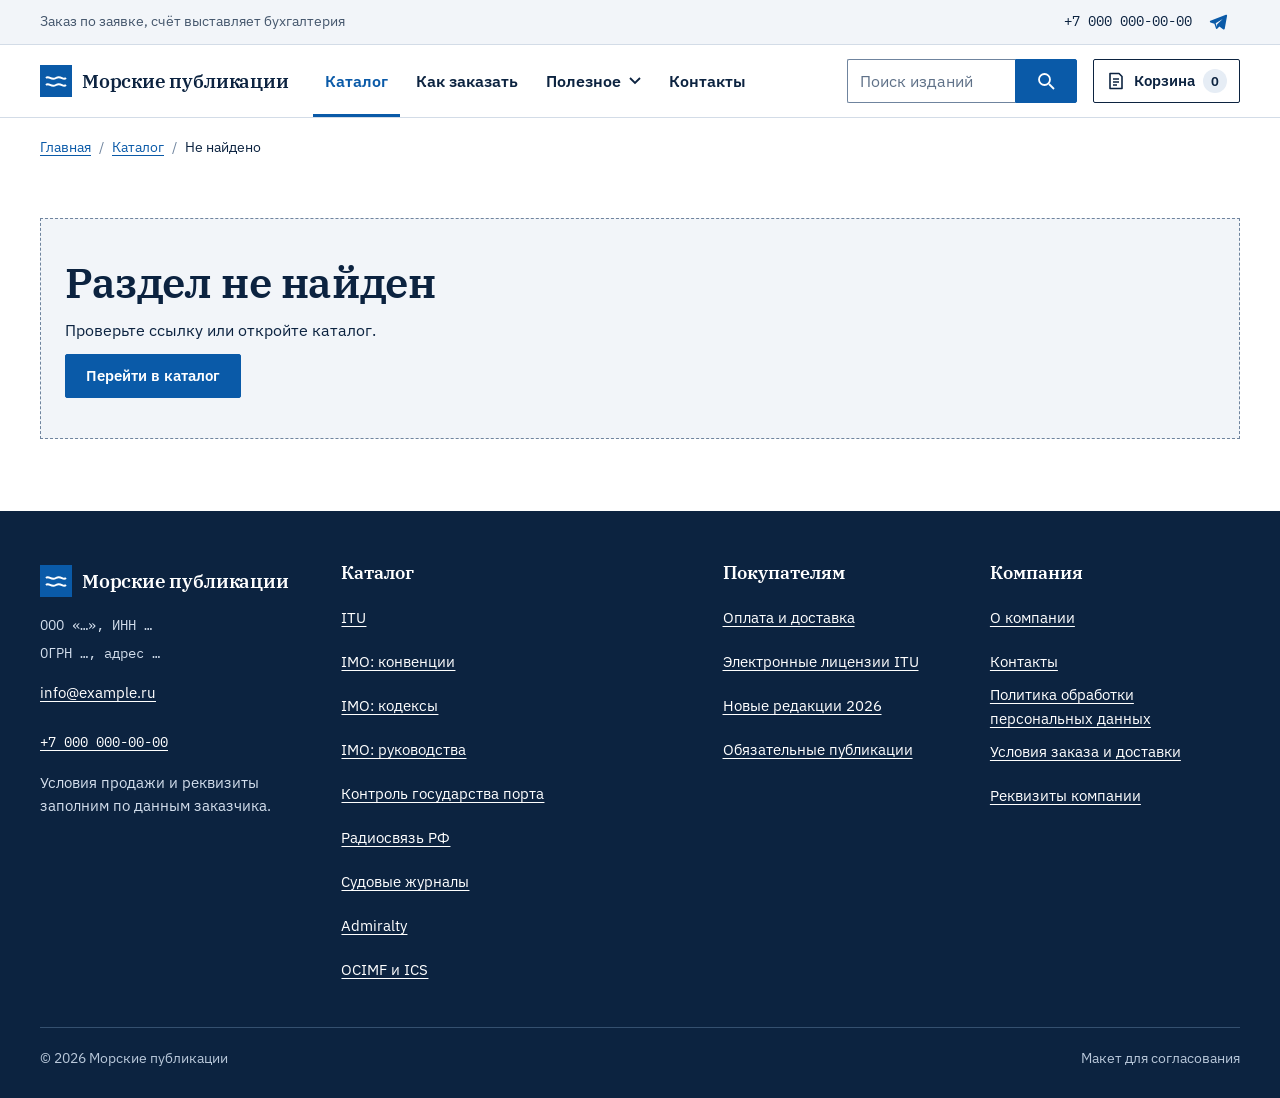
<file: v1/razdel.html>
<!doctype html>
<html lang="ru">
<head>
<meta charset="utf-8">
<meta name="viewport" content="width=device-width, initial-scale=1">
<meta name="robots" content="noindex, nofollow">
<title>Раздел каталога | Морские публикации</title>
<meta name="description" content="Издания раздела каталога морских нормативных публикаций. Добавьте издания в корзину, счёт выставит бухгалтерия.">
<link rel="icon" href="data:image/svg+xml,%3Csvg xmlns='http://www.w3.org/2000/svg' viewBox='0 0 32 32'%3E%3Crect width='32' height='32' fill='%230a5aa8'/%3E%3Cpath d='M6 13c3-3 5 3 10 0s7 3 10 0M6 20c3-3 5 3 10 0s7 3 10 0' fill='none' stroke='%23fff' stroke-width='2'/%3E%3C/svg%3E">
<link rel="stylesheet" href="assets/css/style.css">
</head>
<body data-page="section">
<a class="skip-link" href="#main">К содержимому</a>
<header class="site-header">
  <div class="topbar"><div class="container">
    <p class="topbar-note">Заказ по заявке, счёт выставляет бухгалтерия</p>
    <div class="topbar-contacts"><a href="tel:+70000000000">+7 000 000-00-00</a><a class="tg-link" data-tg href="#" aria-label="Написать в Telegram"><svg width="20" height="20" viewBox="0 0 24 24" aria-hidden="true"><path d="M21.5 3.4 2.9 10.6c-.9.35-.9 1.6.05 1.9l4.7 1.5 1.8 5.6c.2.7 1.1.9 1.6.35l2.6-2.6 4.8 3.5c.6.45 1.5.1 1.65-.65L22.9 4.6c.2-.9-.65-1.5-1.4-1.2zM9.2 13.6l8.4-5.2-6.6 6.3-.3 3.1z" fill="currentColor"/></svg></a></div>
  </div></div>
  <div class="container header-main">
    <a class="logo" href="index.html"><svg width="32" height="32" viewBox="0 0 32 32" aria-hidden="true"><rect width="32" height="32" fill="#0a5aa8"/><path d="M6 13c3-3 5 3 10 0s7 3 10 0M6 20c3-3 5 3 10 0s7 3 10 0" fill="none" stroke="#fff" stroke-width="2"/></svg><span>Морские публикации</span></a>
    <nav class="nav" id="nav" aria-label="Основное меню">
      <ul>
        <li class="has-sub"><a href="katalog.html" aria-current="page">Каталог</a><button type="button" class="sub-toggle" aria-expanded="false" aria-label="Разделы каталога"><svg width="12" height="8" viewBox="0 0 12 8" aria-hidden="true"><path d="M1 1l5 5 5-5" fill="none" stroke="currentColor" stroke-width="1.8"/></svg></button><ul class="submenu"><li><a href="katalog.html">Все издания</a></li><li><a href="razdel.html?slug=itu">ITU</a></li><li><a href="razdel.html?slug=imo-konvencii">IMO: конвенции</a></li><li><a href="razdel.html?slug=imo-kodeksy">IMO: кодексы</a></li><li><a href="razdel.html?slug=imo-rukovodstva">IMO: руководства</a></li><li><a href="razdel.html?slug=kontrol-gosudarstva-porta">Контроль государства порта</a></li><li><a href="razdel.html?slug=radiosvyaz">Радиосвязь РФ</a></li><li><a href="razdel.html?slug=sudovye-zhurnaly">Судовые журналы</a></li><li><a href="razdel.html?slug=admiralty">Admiralty</a></li><li><a href="razdel.html?slug=ocimf-ics">OCIMF и ICS</a></li></ul></li>
        <li><a href="stranica.html?slug=oplata-i-dostavka">Как заказать</a></li>
        <li class="has-sub"><button type="button" class="nav-btn" aria-expanded="false"><span>Полезное</span><svg width="12" height="8" viewBox="0 0 12 8" aria-hidden="true"><path d="M1 1l5 5 5-5" fill="none" stroke="currentColor" stroke-width="1.8"/></svg></button><ul class="submenu"><li><a href="stranica.html?slug=licenzii-itu">Электронные лицензии ITU</a></li><li><a href="stranica.html?slug=novye-redakcii-2026">Новые редакции 2026</a></li><li><a href="stranica.html?slug=obyazatelnye-publikacii">Обязательные публикации</a></li></ul></li>
        <li><a href="stranica.html?slug=kontakty">Контакты</a></li>
        <li class="nav-tg"><a data-tg href="#"><svg width="20" height="20" viewBox="0 0 24 24" aria-hidden="true"><path d="M21.5 3.4 2.9 10.6c-.9.35-.9 1.6.05 1.9l4.7 1.5 1.8 5.6c.2.7 1.1.9 1.6.35l2.6-2.6 4.8 3.5c.6.45 1.5.1 1.65-.65L22.9 4.6c.2-.9-.65-1.5-1.4-1.2zM9.2 13.6l8.4-5.2-6.6 6.3-.3 3.1z" fill="currentColor"/></svg><span>Написать в Telegram</span></a></li>
      </ul>
      <form class="header-search" role="search" action="katalog.html" method="get">
            <div class="search-box">
              <label class="visually-hidden" for="hs-m">Поиск по названию или артикулу</label>
              <input class="input" id="hs-m" type="search" name="q" placeholder="Поиск изданий" autocomplete="off">
              <button class="btn btn--primary" type="submit" aria-label="Найти"><svg width="20" height="20" viewBox="0 0 20 20" aria-hidden="true"><circle cx="8.5" cy="8.5" r="5.5" fill="none" stroke="currentColor" stroke-width="1.8"/><path d="M13 13l5 5" stroke="currentColor" stroke-width="1.8"/></svg></button>
            </div>
          </form>
    </nav>
    <span class="spacer"></span>
    <form class="header-search" role="search" action="katalog.html" method="get">
            <div class="search-box">
              <label class="visually-hidden" for="hs-d">Поиск по названию или артикулу</label>
              <input class="input" id="hs-d" type="search" name="q" placeholder="Поиск изданий" autocomplete="off">
              <button class="btn btn--primary" type="submit" aria-label="Найти"><svg width="20" height="20" viewBox="0 0 20 20" aria-hidden="true"><circle cx="8.5" cy="8.5" r="5.5" fill="none" stroke="currentColor" stroke-width="1.8"/><path d="M13 13l5 5" stroke="currentColor" stroke-width="1.8"/></svg></button>
            </div>
          </form>
    <a class="cart-link" href="korzina.html" aria-label="Корзина, позиций: 0"><svg width="20" height="20" viewBox="0 0 20 20" aria-hidden="true"><path d="M4 2.5h9l3 3v12H4z M7 8h6M7 11h6M7 14h4" fill="none" stroke="currentColor" stroke-width="1.6" stroke-linejoin="round"/></svg><span class="cart-label">Корзина</span><span class="cart-count" data-cart-count data-zero="true">0</span></a>
    <button class="burger" type="button" aria-expanded="false" aria-controls="nav" aria-label="Открыть меню"><svg width="22" height="16" viewBox="0 0 22 16" aria-hidden="true"><path d="M1 2h20M1 8h20M1 14h20" stroke="currentColor" stroke-width="2"/></svg></button>
  </div>
</header>
<main id="main">
  <div class="container">
    <div class="page-head page-head--flat">
      <nav class="crumbs" id="crumbs" aria-label="Хлебные крошки"><ol><li><a href="index.html">Главная</a></li><li><a href="katalog.html">Каталог</a></li><li><span aria-current="page" id="crumb-name">Раздел</span></li></ol></nav>
    </div>
    <div class="page-body" id="page-root"><p class="muted">Загрузка...</p></div>
  </div>
</main>
<footer class="site-footer">
  <div class="container">
    <div class="footer-grid">
      <div class="footer-brand">
        <a class="logo" href="index.html"><svg width="32" height="32" viewBox="0 0 32 32" aria-hidden="true"><rect width="32" height="32" fill="#0a5aa8"/><path d="M6 13c3-3 5 3 10 0s7 3 10 0M6 20c3-3 5 3 10 0s7 3 10 0" fill="none" stroke="#fff" stroke-width="2"/></svg><span>Морские публикации</span></a>
        <p class="stub">ООО «…», ИНН …</p>
        <p class="stub">ОГРН …, адрес …</p>
        <p><a href="mailto:info@example.ru">info@example.ru</a></p>
        <p><a class="stub" href="tel:+70000000000">+7 000 000-00-00</a></p>
        <p>Условия продажи и реквизиты заполним по данным заказчика.</p>
      </div>
      <nav aria-label="Каталог в подвале"><h2>Каталог</h2><ul class="cols"><li><a href="razdel.html?slug=itu">ITU</a></li><li><a href="razdel.html?slug=imo-konvencii">IMO: конвенции</a></li><li><a href="razdel.html?slug=imo-kodeksy">IMO: кодексы</a></li><li><a href="razdel.html?slug=imo-rukovodstva">IMO: руководства</a></li><li><a href="razdel.html?slug=kontrol-gosudarstva-porta">Контроль государства порта</a></li><li><a href="razdel.html?slug=radiosvyaz">Радиосвязь РФ</a></li><li><a href="razdel.html?slug=sudovye-zhurnaly">Судовые журналы</a></li><li><a href="razdel.html?slug=admiralty">Admiralty</a></li><li><a href="razdel.html?slug=ocimf-ics">OCIMF и ICS</a></li></ul></nav>
      <nav aria-label="Покупателям"><h2>Покупателям</h2><ul><li><a href="stranica.html?slug=oplata-i-dostavka">Оплата и доставка</a></li><li><a href="stranica.html?slug=licenzii-itu">Электронные лицензии ITU</a></li><li><a href="stranica.html?slug=novye-redakcii-2026">Новые редакции 2026</a></li><li><a href="stranica.html?slug=obyazatelnye-publikacii">Обязательные публикации</a></li></ul></nav>
      <nav aria-label="Компания"><h2>Компания</h2><ul><li><a href="stranica.html?slug=o-kompanii">О компании</a></li><li><a href="stranica.html?slug=kontakty">Контакты</a></li><li><a href="#">Политика обработки персональных данных</a></li><li><a href="#">Условия заказа и доставки</a></li><li><a href="#">Реквизиты компании</a></li></ul></nav>
    </div>
    <div class="footer-bottom"><span>© 2026 Морские публикации</span><span>Макет для согласования</span></div>
  </div>
</footer>
<div class="visually-hidden" id="live" role="status" aria-live="polite"></div>
<script src="assets/js/app.js" defer></script>
</body>
</html>
</file>
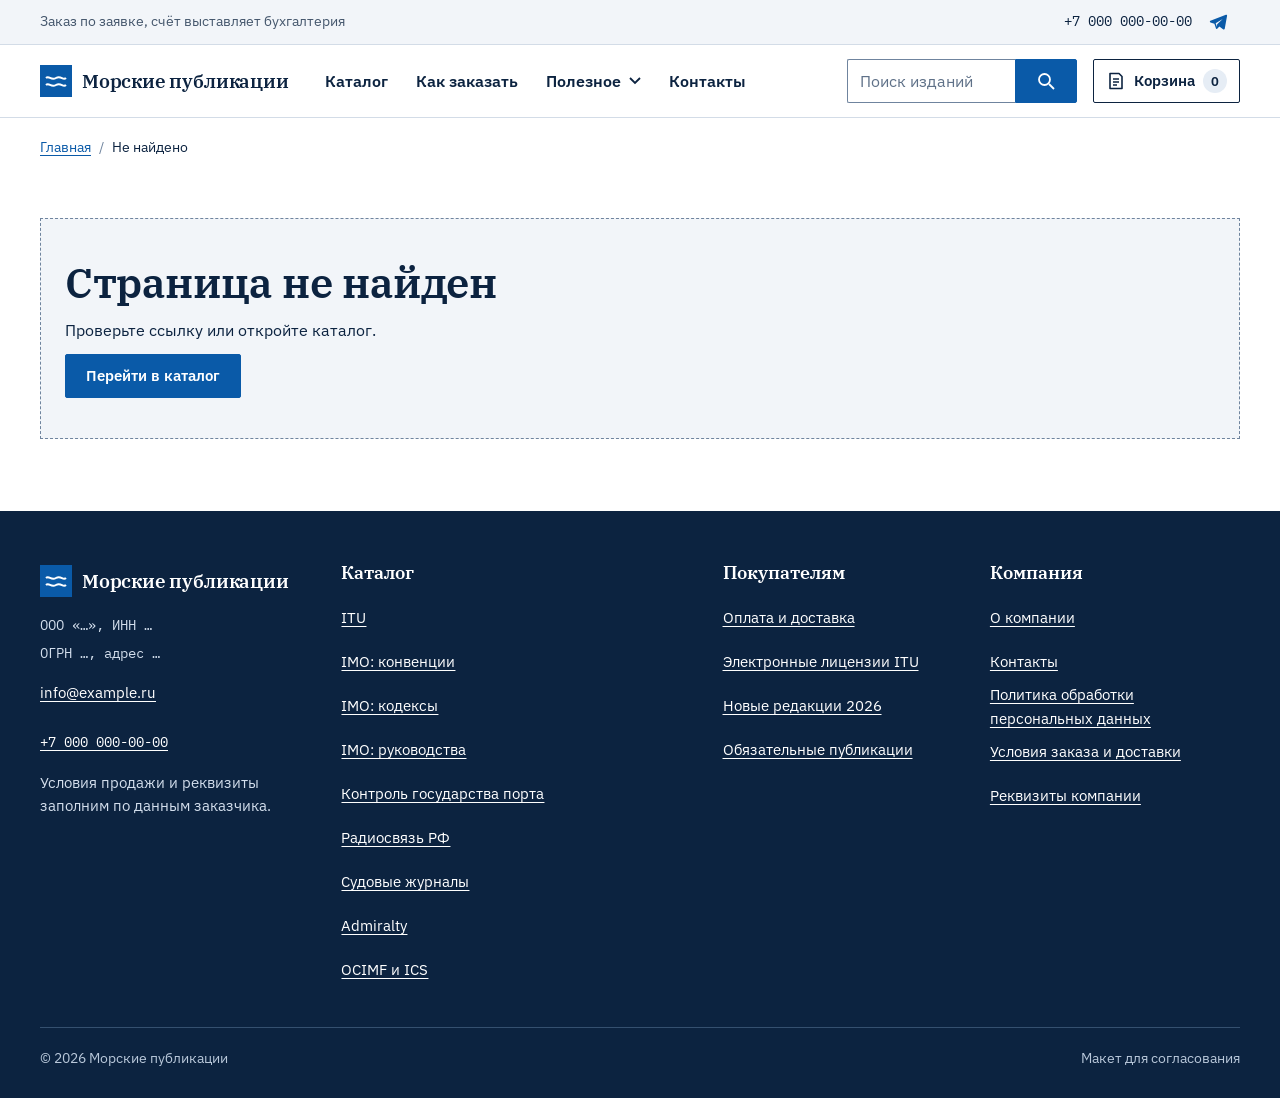
<file: v1/stranica.html>
<!doctype html>
<html lang="ru">
<head>
<meta charset="utf-8">
<meta name="viewport" content="width=device-width, initial-scale=1">
<meta name="robots" content="noindex, nofollow">
<title>Страница | Морские публикации</title>
<meta name="description" content="Информация для покупателей морских нормативных изданий.">
<link rel="icon" href="data:image/svg+xml,%3Csvg xmlns='http://www.w3.org/2000/svg' viewBox='0 0 32 32'%3E%3Crect width='32' height='32' fill='%230a5aa8'/%3E%3Cpath d='M6 13c3-3 5 3 10 0s7 3 10 0M6 20c3-3 5 3 10 0s7 3 10 0' fill='none' stroke='%23fff' stroke-width='2'/%3E%3C/svg%3E">
<link rel="stylesheet" href="assets/css/style.css">
</head>
<body data-page="info">
<a class="skip-link" href="#main">К содержимому</a>
<header class="site-header">
  <div class="topbar"><div class="container">
    <p class="topbar-note">Заказ по заявке, счёт выставляет бухгалтерия</p>
    <div class="topbar-contacts"><a href="tel:+70000000000">+7 000 000-00-00</a><a class="tg-link" data-tg href="#" aria-label="Написать в Telegram"><svg width="20" height="20" viewBox="0 0 24 24" aria-hidden="true"><path d="M21.5 3.4 2.9 10.6c-.9.35-.9 1.6.05 1.9l4.7 1.5 1.8 5.6c.2.7 1.1.9 1.6.35l2.6-2.6 4.8 3.5c.6.45 1.5.1 1.65-.65L22.9 4.6c.2-.9-.65-1.5-1.4-1.2zM9.2 13.6l8.4-5.2-6.6 6.3-.3 3.1z" fill="currentColor"/></svg></a></div>
  </div></div>
  <div class="container header-main">
    <a class="logo" href="index.html"><svg width="32" height="32" viewBox="0 0 32 32" aria-hidden="true"><rect width="32" height="32" fill="#0a5aa8"/><path d="M6 13c3-3 5 3 10 0s7 3 10 0M6 20c3-3 5 3 10 0s7 3 10 0" fill="none" stroke="#fff" stroke-width="2"/></svg><span>Морские публикации</span></a>
    <nav class="nav" id="nav" aria-label="Основное меню">
      <ul>
        <li class="has-sub"><a href="katalog.html">Каталог</a><button type="button" class="sub-toggle" aria-expanded="false" aria-label="Разделы каталога"><svg width="12" height="8" viewBox="0 0 12 8" aria-hidden="true"><path d="M1 1l5 5 5-5" fill="none" stroke="currentColor" stroke-width="1.8"/></svg></button><ul class="submenu"><li><a href="katalog.html">Все издания</a></li><li><a href="razdel.html?slug=itu">ITU</a></li><li><a href="razdel.html?slug=imo-konvencii">IMO: конвенции</a></li><li><a href="razdel.html?slug=imo-kodeksy">IMO: кодексы</a></li><li><a href="razdel.html?slug=imo-rukovodstva">IMO: руководства</a></li><li><a href="razdel.html?slug=kontrol-gosudarstva-porta">Контроль государства порта</a></li><li><a href="razdel.html?slug=radiosvyaz">Радиосвязь РФ</a></li><li><a href="razdel.html?slug=sudovye-zhurnaly">Судовые журналы</a></li><li><a href="razdel.html?slug=admiralty">Admiralty</a></li><li><a href="razdel.html?slug=ocimf-ics">OCIMF и ICS</a></li></ul></li>
        <li><a href="stranica.html?slug=oplata-i-dostavka">Как заказать</a></li>
        <li class="has-sub"><button type="button" class="nav-btn" aria-expanded="false"><span>Полезное</span><svg width="12" height="8" viewBox="0 0 12 8" aria-hidden="true"><path d="M1 1l5 5 5-5" fill="none" stroke="currentColor" stroke-width="1.8"/></svg></button><ul class="submenu"><li><a href="stranica.html?slug=licenzii-itu">Электронные лицензии ITU</a></li><li><a href="stranica.html?slug=novye-redakcii-2026">Новые редакции 2026</a></li><li><a href="stranica.html?slug=obyazatelnye-publikacii">Обязательные публикации</a></li></ul></li>
        <li><a href="stranica.html?slug=kontakty">Контакты</a></li>
        <li class="nav-tg"><a data-tg href="#"><svg width="20" height="20" viewBox="0 0 24 24" aria-hidden="true"><path d="M21.5 3.4 2.9 10.6c-.9.35-.9 1.6.05 1.9l4.7 1.5 1.8 5.6c.2.7 1.1.9 1.6.35l2.6-2.6 4.8 3.5c.6.45 1.5.1 1.65-.65L22.9 4.6c.2-.9-.65-1.5-1.4-1.2zM9.2 13.6l8.4-5.2-6.6 6.3-.3 3.1z" fill="currentColor"/></svg><span>Написать в Telegram</span></a></li>
      </ul>
      <form class="header-search" role="search" action="katalog.html" method="get">
            <div class="search-box">
              <label class="visually-hidden" for="hs-m">Поиск по названию или артикулу</label>
              <input class="input" id="hs-m" type="search" name="q" placeholder="Поиск изданий" autocomplete="off">
              <button class="btn btn--primary" type="submit" aria-label="Найти"><svg width="20" height="20" viewBox="0 0 20 20" aria-hidden="true"><circle cx="8.5" cy="8.5" r="5.5" fill="none" stroke="currentColor" stroke-width="1.8"/><path d="M13 13l5 5" stroke="currentColor" stroke-width="1.8"/></svg></button>
            </div>
          </form>
    </nav>
    <span class="spacer"></span>
    <form class="header-search" role="search" action="katalog.html" method="get">
            <div class="search-box">
              <label class="visually-hidden" for="hs-d">Поиск по названию или артикулу</label>
              <input class="input" id="hs-d" type="search" name="q" placeholder="Поиск изданий" autocomplete="off">
              <button class="btn btn--primary" type="submit" aria-label="Найти"><svg width="20" height="20" viewBox="0 0 20 20" aria-hidden="true"><circle cx="8.5" cy="8.5" r="5.5" fill="none" stroke="currentColor" stroke-width="1.8"/><path d="M13 13l5 5" stroke="currentColor" stroke-width="1.8"/></svg></button>
            </div>
          </form>
    <a class="cart-link" href="korzina.html" aria-label="Корзина, позиций: 0"><svg width="20" height="20" viewBox="0 0 20 20" aria-hidden="true"><path d="M4 2.5h9l3 3v12H4z M7 8h6M7 11h6M7 14h4" fill="none" stroke="currentColor" stroke-width="1.6" stroke-linejoin="round"/></svg><span class="cart-label">Корзина</span><span class="cart-count" data-cart-count data-zero="true">0</span></a>
    <button class="burger" type="button" aria-expanded="false" aria-controls="nav" aria-label="Открыть меню"><svg width="22" height="16" viewBox="0 0 22 16" aria-hidden="true"><path d="M1 2h20M1 8h20M1 14h20" stroke="currentColor" stroke-width="2"/></svg></button>
  </div>
</header>
<main id="main">
  <div class="container">
    <div class="page-head page-head--flat">
      <nav class="crumbs" id="crumbs" aria-label="Хлебные крошки"><ol><li><a href="index.html">Главная</a></li><li><span aria-current="page" id="crumb-name">Страница</span></li></ol></nav>
    </div>
    <div class="page-body" id="page-root"><p class="muted">Загрузка...</p></div>
  </div>
</main>
<footer class="site-footer">
  <div class="container">
    <div class="footer-grid">
      <div class="footer-brand">
        <a class="logo" href="index.html"><svg width="32" height="32" viewBox="0 0 32 32" aria-hidden="true"><rect width="32" height="32" fill="#0a5aa8"/><path d="M6 13c3-3 5 3 10 0s7 3 10 0M6 20c3-3 5 3 10 0s7 3 10 0" fill="none" stroke="#fff" stroke-width="2"/></svg><span>Морские публикации</span></a>
        <p class="stub">ООО «…», ИНН …</p>
        <p class="stub">ОГРН …, адрес …</p>
        <p><a href="mailto:info@example.ru">info@example.ru</a></p>
        <p><a class="stub" href="tel:+70000000000">+7 000 000-00-00</a></p>
        <p>Условия продажи и реквизиты заполним по данным заказчика.</p>
      </div>
      <nav aria-label="Каталог в подвале"><h2>Каталог</h2><ul class="cols"><li><a href="razdel.html?slug=itu">ITU</a></li><li><a href="razdel.html?slug=imo-konvencii">IMO: конвенции</a></li><li><a href="razdel.html?slug=imo-kodeksy">IMO: кодексы</a></li><li><a href="razdel.html?slug=imo-rukovodstva">IMO: руководства</a></li><li><a href="razdel.html?slug=kontrol-gosudarstva-porta">Контроль государства порта</a></li><li><a href="razdel.html?slug=radiosvyaz">Радиосвязь РФ</a></li><li><a href="razdel.html?slug=sudovye-zhurnaly">Судовые журналы</a></li><li><a href="razdel.html?slug=admiralty">Admiralty</a></li><li><a href="razdel.html?slug=ocimf-ics">OCIMF и ICS</a></li></ul></nav>
      <nav aria-label="Покупателям"><h2>Покупателям</h2><ul><li><a href="stranica.html?slug=oplata-i-dostavka">Оплата и доставка</a></li><li><a href="stranica.html?slug=licenzii-itu">Электронные лицензии ITU</a></li><li><a href="stranica.html?slug=novye-redakcii-2026">Новые редакции 2026</a></li><li><a href="stranica.html?slug=obyazatelnye-publikacii">Обязательные публикации</a></li></ul></nav>
      <nav aria-label="Компания"><h2>Компания</h2><ul><li><a href="stranica.html?slug=o-kompanii">О компании</a></li><li><a href="stranica.html?slug=kontakty">Контакты</a></li><li><a href="#">Политика обработки персональных данных</a></li><li><a href="#">Условия заказа и доставки</a></li><li><a href="#">Реквизиты компании</a></li></ul></nav>
    </div>
    <div class="footer-bottom"><span>© 2026 Морские публикации</span><span>Макет для согласования</span></div>
  </div>
</footer>
<div class="visually-hidden" id="live" role="status" aria-live="polite"></div>
<script src="assets/js/app.js" defer></script>
</body>
</html>
</file>
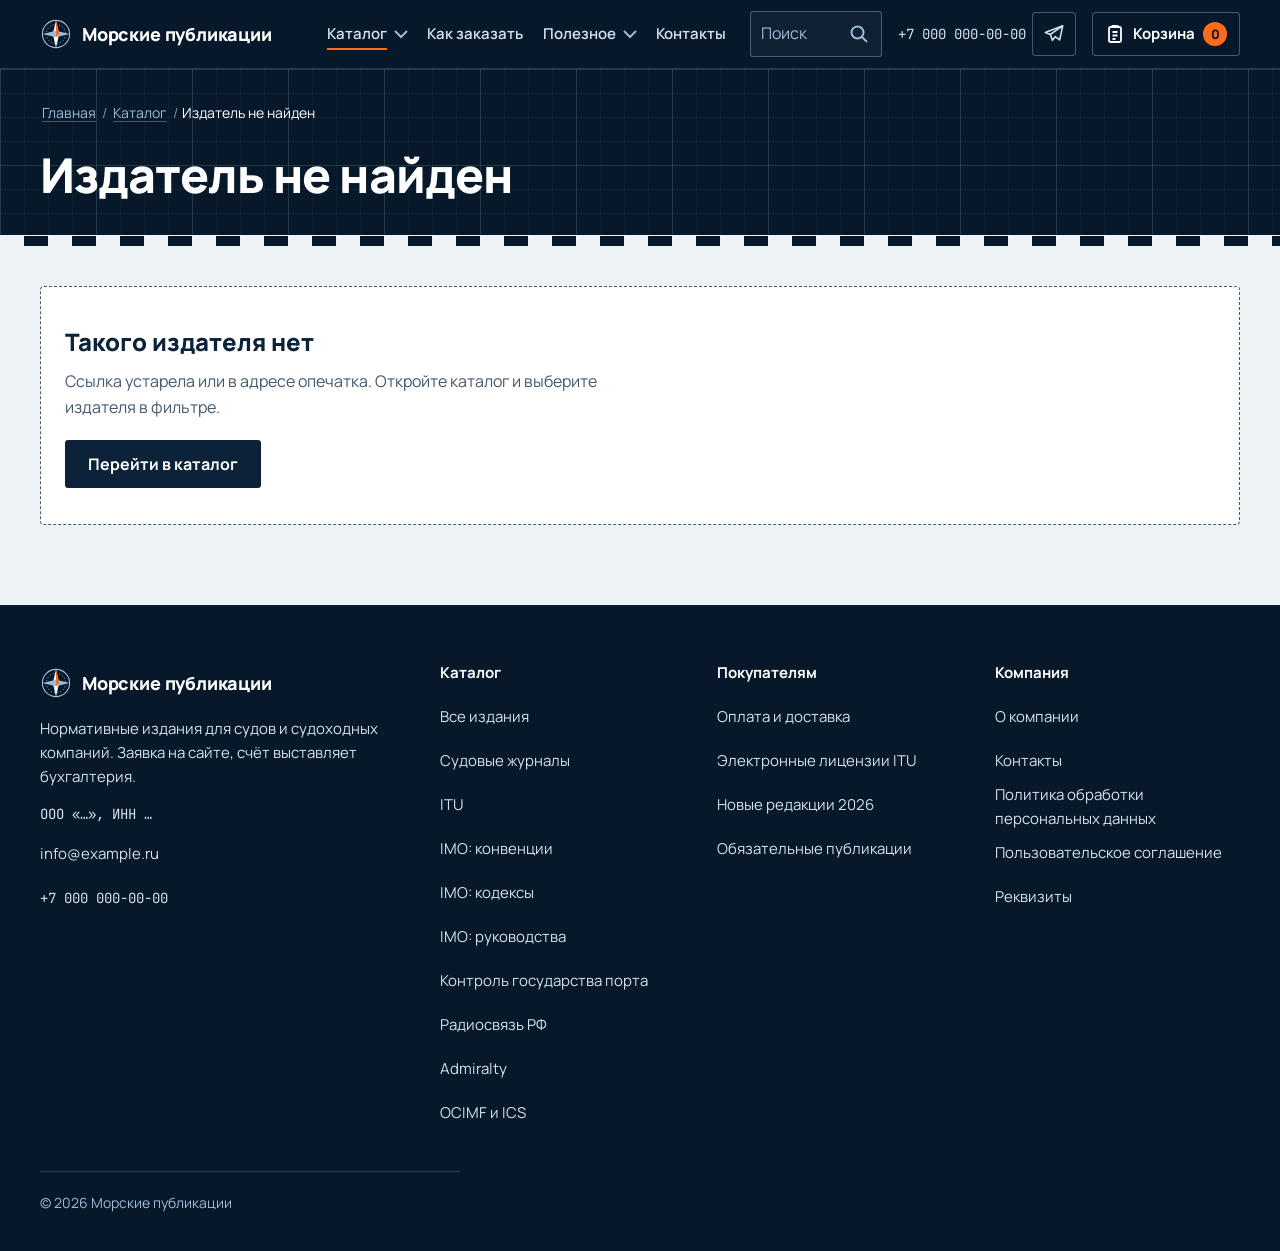
<file: v2/izdatel.html>
<!doctype html>
<html lang="ru">
<head>
<meta charset="utf-8">
<meta name="viewport" content="width=device-width, initial-scale=1">
<meta name="robots" content="noindex, nofollow">
<title>Издатель | Морские публикации</title>
<meta name="description" content="Издания одного издателя в каталоге морских нормативных публикаций. Добавьте издания в корзину, счёт выставит бухгалтерия.">
<meta name="theme-color" content="#06182A">
<link rel="icon" href="data:image/svg+xml,%3Csvg xmlns='http://www.w3.org/2000/svg' viewBox='-20 -20 40 40'%3E%3Crect x='-20' y='-20' width='40' height='40' fill='%2306182A'/%3E%3Cpath d='M0-17L4 0 0 17-4 0Z' fill='%23fff'/%3E%3Cpath d='M-17 0L0-4 17 0 0 4Z' fill='%239DBBD6'/%3E%3Cpath d='M0-17L4 0 0 3Z' fill='%23FF6B1A'/%3E%3C/svg%3E">
<link rel="preload" href="assets/fonts/manrope-cyrillic-wght.woff2" as="font" type="font/woff2" crossorigin>
<link rel="stylesheet" href="assets/css/style.css">
</head>
<body data-page="publisher">
<a class="skip" href="#main">К содержимому</a>
<header class="site-header" id="top">
  <div class="wrap site-header__bar">
    <a class="logo" href="index.html" aria-label="Морские публикации, на главную"><svg viewBox="-20 -20 40 40" aria-hidden="true" focusable="false"><circle r="17" fill="none" stroke="#9DBBD6" stroke-width="1.4"/><circle r="12" fill="none" stroke="#9DBBD6" stroke-width="1" stroke-dasharray="1.5 2.5"/><path d="M0-17L4 0 0 17-4 0Z" fill="#fff"/><path d="M-17 0L0-4 17 0 0 4Z" fill="#9DBBD6"/><path d="M0-17L4 0 0 3Z" fill="#FF6B1A"/></svg><span>Морские публикации</span></a>
    <nav class="nav" id="nav" aria-label="Основное меню">
      <ul class="nav__list">
        <li class="nav__item nav__item--sub">
          <a href="katalog.html" aria-current="page">Каталог</a>
          <button class="nav__more" type="button" aria-expanded="false" aria-label="Разделы каталога"><svg width="14" height="9" viewBox="0 0 14 9" fill="none" stroke="currentColor" stroke-width="2" aria-hidden="true"><path d="M1 1l6 6 6-6"/></svg></button>
          <ul class="nav__sub">
            <li><a href="katalog.html">Все издания</a></li>
            <li><a href="razdel.html?slug=sudovye-zhurnaly">Судовые журналы</a></li>
            <li><a href="razdel.html?slug=itu">ITU</a></li>
            <li><a href="razdel.html?slug=imo-konvencii">IMO: конвенции</a></li>
            <li><a href="razdel.html?slug=imo-kodeksy">IMO: кодексы</a></li>
            <li><a href="razdel.html?slug=imo-rukovodstva">IMO: руководства</a></li>
            <li><a href="razdel.html?slug=kontrol-gosudarstva-porta">Контроль государства порта</a></li>
            <li><a href="razdel.html?slug=radiosvyaz">Радиосвязь РФ</a></li>
            <li><a href="razdel.html?slug=admiralty">Admiralty</a></li>
            <li><a href="razdel.html?slug=ocimf-ics">OCIMF и ICS</a></li>
          </ul>
        </li>
        <li><a href="stranica.html?slug=oplata-i-dostavka">Как заказать</a></li>
        <li class="nav__item nav__item--sub">
          <a href="stranica.html?slug=licenzii-itu" data-useful-root>Полезное</a>
          <button class="nav__more" type="button" aria-expanded="false" aria-label="Полезные страницы"><svg width="14" height="9" viewBox="0 0 14 9" fill="none" stroke="currentColor" stroke-width="2" aria-hidden="true"><path d="M1 1l6 6 6-6"/></svg></button>
          <ul class="nav__sub">
            <li><a href="stranica.html?slug=licenzii-itu">Электронные лицензии ITU</a></li>
            <li><a href="stranica.html?slug=novye-redakcii-2026">Новые редакции 2026</a></li>
            <li><a href="stranica.html?slug=obyazatelnye-publikacii">Обязательные публикации на борту</a></li>
          </ul>
        </li>
        <li><a href="stranica.html?slug=kontakty">Контакты</a></li>
      </ul>
      <form class="hsearch" role="search" action="katalog.html" method="get">
        <label class="sr-only" for="hq">Поиск по каталогу</label>
        <input id="hq" type="search" name="q" placeholder="Поиск" autocomplete="off">
        <button type="submit" aria-label="Найти"><svg width="20" height="20" viewBox="0 0 20 20" fill="none" stroke="currentColor" stroke-width="2" aria-hidden="true"><circle cx="8.5" cy="8.5" r="6"/><path d="M13 13l5 5"/></svg></button>
      </form>
      <a class="nav__phone" href="tel:+70000000000">+7 000 000-00-00</a>
      <a class="nav__tg" href="#" data-tg aria-label="Написать в Telegram"><svg viewBox="0 0 24 24" width="22" height="22" fill="none" stroke="currentColor" stroke-width="1.7" stroke-linejoin="round" aria-hidden="true" focusable="false"><path d="M21.5 3 2.5 10.4l5.6 2.1 2.1 6.4 3.1-4 4.9 3.6z"/><path d="M8.1 12.5 21.5 3"/></svg><span class="nav__tg-t">Написать в Telegram</span></a>
    </nav>
    <a class="cartlink" href="korzina.html" aria-label="Корзина, позиций: 0"><svg viewBox="0 0 20 20" fill="none" stroke="currentColor" stroke-width="1.8" aria-hidden="true"><rect x="4" y="3" width="12" height="15" rx="1.5"/><path d="M7.5 3V1.8h5V3M7.5 8h5M7.5 11.5h5M7.5 15h3"/></svg><span class="cartlink__t">Корзина</span><span class="cartlink__n" data-cart-count>0</span></a>
    <button class="burger" type="button" aria-expanded="false" aria-controls="nav" aria-label="Открыть меню"><svg class="i-open" width="22" height="22" viewBox="0 0 22 22" stroke="currentColor" stroke-width="2" aria-hidden="true"><path d="M3 6h16M3 11h16M3 16h16"/></svg><svg class="i-close" width="22" height="22" viewBox="0 0 22 22" stroke="currentColor" stroke-width="2" aria-hidden="true"><path d="M4 4l14 14M18 4L4 18"/></svg></button>
  </div>
</header>
<main id="main">
<div id="page-head"><section class="pagehead chart-bg chart-edge">
  <div class="wrap">
    <nav aria-label="Хлебные крошки"><ol class="crumbs"><li><a href="index.html">Главная</a></li><li><a href="katalog.html">Каталог</a></li><li><span aria-current="page">Издатель</span></li></ol></nav>
    <h1 id="page-title">Издатель</h1>
  </div>
</section></div>
<div id="content"><div class="wrap"><p class="status">Загружаем издателя…</p></div></div>
</main>
<footer class="site-footer chart-bg">
  <div class="wrap">
    <div class="site-footer__grid">
      <div class="site-footer__brand">
        <a class="logo" href="index.html" aria-label="Морские публикации, на главную"><svg viewBox="-20 -20 40 40" aria-hidden="true" focusable="false"><circle r="17" fill="none" stroke="#9DBBD6" stroke-width="1.4"/><circle r="12" fill="none" stroke="#9DBBD6" stroke-width="1" stroke-dasharray="1.5 2.5"/><path d="M0-17L4 0 0 17-4 0Z" fill="#fff"/><path d="M-17 0L0-4 17 0 0 4Z" fill="#9DBBD6"/><path d="M0-17L4 0 0 3Z" fill="#FF6B1A"/></svg><span>Морские публикации</span></a>
        <p>Нормативные издания для судов и судоходных компаний. Заявка на сайте, счёт выставляет бухгалтерия.</p>
        <p class="mono site-footer__req">ООО «…», ИНН …</p>
        <ul class="site-footer__contacts">
          <li><a href="mailto:info@example.ru">info@example.ru</a></li>
          <li><a class="mono" href="tel:+70000000000">+7 000 000-00-00</a></li>
        </ul>
      </div>
      <nav aria-labelledby="fcat">
        <h2 id="fcat">Каталог</h2>
        <ul>
          <li><a href="katalog.html">Все издания</a></li>
          <li><a href="razdel.html?slug=sudovye-zhurnaly">Судовые журналы</a></li>
          <li><a href="razdel.html?slug=itu">ITU</a></li>
          <li><a href="razdel.html?slug=imo-konvencii">IMO: конвенции</a></li>
          <li><a href="razdel.html?slug=imo-kodeksy">IMO: кодексы</a></li>
          <li><a href="razdel.html?slug=imo-rukovodstva">IMO: руководства</a></li>
          <li><a href="razdel.html?slug=kontrol-gosudarstva-porta">Контроль государства порта</a></li>
          <li><a href="razdel.html?slug=radiosvyaz">Радиосвязь РФ</a></li>
          <li><a href="razdel.html?slug=admiralty">Admiralty</a></li>
          <li><a href="razdel.html?slug=ocimf-ics">OCIMF и ICS</a></li>
        </ul>
      </nav>
      <nav aria-labelledby="fbuy">
        <h2 id="fbuy">Покупателям</h2>
        <ul>
          <li><a href="stranica.html?slug=oplata-i-dostavka">Оплата и доставка</a></li>
          <li><a href="stranica.html?slug=licenzii-itu">Электронные лицензии ITU</a></li>
          <li><a href="stranica.html?slug=novye-redakcii-2026">Новые редакции 2026</a></li>
          <li><a href="stranica.html?slug=obyazatelnye-publikacii">Обязательные публикации</a></li>
        </ul>
      </nav>
      <nav aria-labelledby="fco">
        <h2 id="fco">Компания</h2>
        <ul>
          <li><a href="stranica.html?slug=o-kompanii">О компании</a></li>
          <li><a href="stranica.html?slug=kontakty">Контакты</a></li>
          <li><a href="#">Политика обработки персональных данных</a></li>
          <li><a href="#">Пользовательское соглашение</a></li>
          <li><a href="#">Реквизиты</a></li>
        </ul>
      </nav>
    </div>
    <p class="site-footer__legal">© 2026 Морские публикации</p>
  </div>
</footer>
<script src="assets/js/app.js"></script>
<script src="assets/js/izdatel.js"></script>
</body>
</html>
</file>
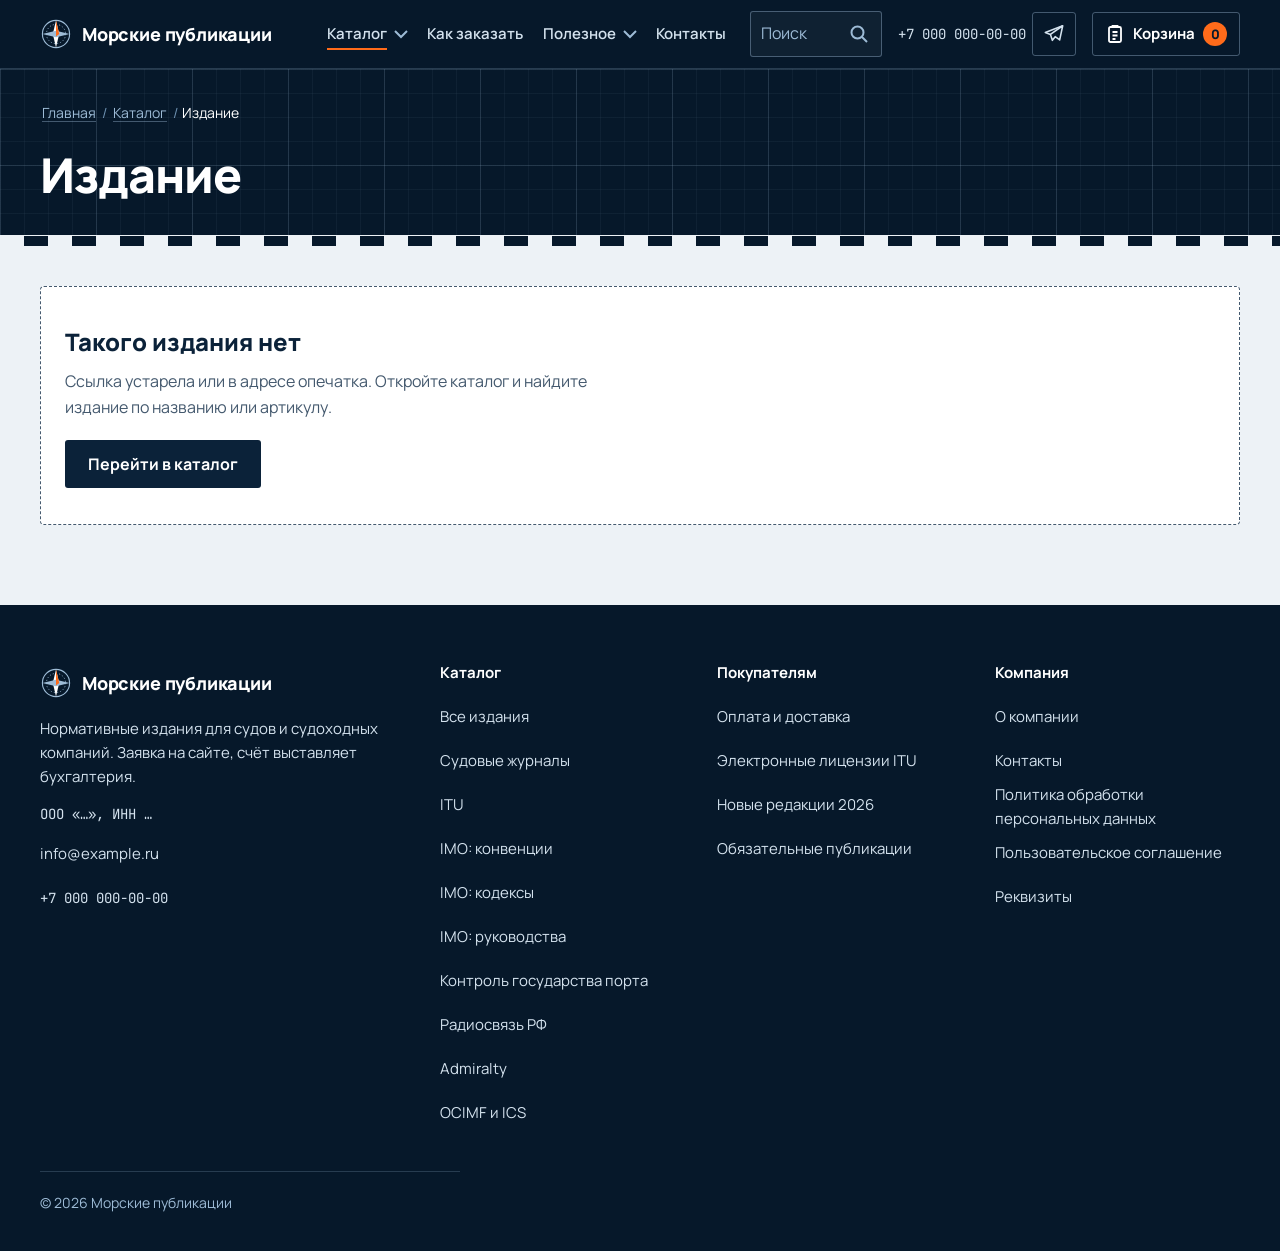
<file: v2/kartochka.html>
<!doctype html>
<html lang="ru">
<head>
<meta charset="utf-8">
<meta name="viewport" content="width=device-width, initial-scale=1">
<meta name="robots" content="noindex, nofollow">
<title>Издание | Морские публикации</title>
<meta name="description" content="Карточка морского нормативного издания: артикул, издатель, год, формат, цена. Добавьте издание в корзину, счёт выставит бухгалтерия.">
<meta name="theme-color" content="#06182A">
<link rel="icon" href="data:image/svg+xml,%3Csvg xmlns='http://www.w3.org/2000/svg' viewBox='-20 -20 40 40'%3E%3Crect x='-20' y='-20' width='40' height='40' fill='%2306182A'/%3E%3Cpath d='M0-17L4 0 0 17-4 0Z' fill='%23fff'/%3E%3Cpath d='M-17 0L0-4 17 0 0 4Z' fill='%239DBBD6'/%3E%3Cpath d='M0-17L4 0 0 3Z' fill='%23FF6B1A'/%3E%3C/svg%3E">
<link rel="preload" href="assets/fonts/manrope-cyrillic-wght.woff2" as="font" type="font/woff2" crossorigin>
<link rel="stylesheet" href="assets/css/style.css">
</head>
<body data-page="product">
<a class="skip" href="#main">К содержимому</a>
<header class="site-header" id="top">
  <div class="wrap site-header__bar">
    <a class="logo" href="index.html" aria-label="Морские публикации, на главную"><svg viewBox="-20 -20 40 40" aria-hidden="true" focusable="false"><circle r="17" fill="none" stroke="#9DBBD6" stroke-width="1.4"/><circle r="12" fill="none" stroke="#9DBBD6" stroke-width="1" stroke-dasharray="1.5 2.5"/><path d="M0-17L4 0 0 17-4 0Z" fill="#fff"/><path d="M-17 0L0-4 17 0 0 4Z" fill="#9DBBD6"/><path d="M0-17L4 0 0 3Z" fill="#FF6B1A"/></svg><span>Морские публикации</span></a>
    <nav class="nav" id="nav" aria-label="Основное меню">
      <ul class="nav__list">
        <li class="nav__item nav__item--sub">
          <a href="katalog.html" aria-current="page">Каталог</a>
          <button class="nav__more" type="button" aria-expanded="false" aria-label="Разделы каталога"><svg width="14" height="9" viewBox="0 0 14 9" fill="none" stroke="currentColor" stroke-width="2" aria-hidden="true"><path d="M1 1l6 6 6-6"/></svg></button>
          <ul class="nav__sub">
            <li><a href="katalog.html">Все издания</a></li>
            <li><a href="razdel.html?slug=sudovye-zhurnaly">Судовые журналы</a></li>
            <li><a href="razdel.html?slug=itu">ITU</a></li>
            <li><a href="razdel.html?slug=imo-konvencii">IMO: конвенции</a></li>
            <li><a href="razdel.html?slug=imo-kodeksy">IMO: кодексы</a></li>
            <li><a href="razdel.html?slug=imo-rukovodstva">IMO: руководства</a></li>
            <li><a href="razdel.html?slug=kontrol-gosudarstva-porta">Контроль государства порта</a></li>
            <li><a href="razdel.html?slug=radiosvyaz">Радиосвязь РФ</a></li>
            <li><a href="razdel.html?slug=admiralty">Admiralty</a></li>
            <li><a href="razdel.html?slug=ocimf-ics">OCIMF и ICS</a></li>
          </ul>
        </li>
        <li><a href="stranica.html?slug=oplata-i-dostavka">Как заказать</a></li>
        <li class="nav__item nav__item--sub">
          <a href="stranica.html?slug=licenzii-itu" data-useful-root>Полезное</a>
          <button class="nav__more" type="button" aria-expanded="false" aria-label="Полезные страницы"><svg width="14" height="9" viewBox="0 0 14 9" fill="none" stroke="currentColor" stroke-width="2" aria-hidden="true"><path d="M1 1l6 6 6-6"/></svg></button>
          <ul class="nav__sub">
            <li><a href="stranica.html?slug=licenzii-itu">Электронные лицензии ITU</a></li>
            <li><a href="stranica.html?slug=novye-redakcii-2026">Новые редакции 2026</a></li>
            <li><a href="stranica.html?slug=obyazatelnye-publikacii">Обязательные публикации на борту</a></li>
          </ul>
        </li>
        <li><a href="stranica.html?slug=kontakty">Контакты</a></li>
      </ul>
      <form class="hsearch" role="search" action="katalog.html" method="get">
        <label class="sr-only" for="hq">Поиск по каталогу</label>
        <input id="hq" type="search" name="q" placeholder="Поиск" autocomplete="off">
        <button type="submit" aria-label="Найти"><svg width="20" height="20" viewBox="0 0 20 20" fill="none" stroke="currentColor" stroke-width="2" aria-hidden="true"><circle cx="8.5" cy="8.5" r="6"/><path d="M13 13l5 5"/></svg></button>
      </form>
      <a class="nav__phone" href="tel:+70000000000">+7 000 000-00-00</a>
      <a class="nav__tg" href="#" data-tg aria-label="Написать в Telegram"><svg viewBox="0 0 24 24" width="22" height="22" fill="none" stroke="currentColor" stroke-width="1.7" stroke-linejoin="round" aria-hidden="true" focusable="false"><path d="M21.5 3 2.5 10.4l5.6 2.1 2.1 6.4 3.1-4 4.9 3.6z"/><path d="M8.1 12.5 21.5 3"/></svg><span class="nav__tg-t">Написать в Telegram</span></a>
    </nav>
    <a class="cartlink" href="korzina.html" aria-label="Корзина, позиций: 0"><svg viewBox="0 0 20 20" fill="none" stroke="currentColor" stroke-width="1.8" aria-hidden="true"><rect x="4" y="3" width="12" height="15" rx="1.5"/><path d="M7.5 3V1.8h5V3M7.5 8h5M7.5 11.5h5M7.5 15h3"/></svg><span class="cartlink__t">Корзина</span><span class="cartlink__n" data-cart-count>0</span></a>
    <button class="burger" type="button" aria-expanded="false" aria-controls="nav" aria-label="Открыть меню"><svg class="i-open" width="22" height="22" viewBox="0 0 22 22" stroke="currentColor" stroke-width="2" aria-hidden="true"><path d="M3 6h16M3 11h16M3 16h16"/></svg><svg class="i-close" width="22" height="22" viewBox="0 0 22 22" stroke="currentColor" stroke-width="2" aria-hidden="true"><path d="M4 4l14 14M18 4L4 18"/></svg></button>
  </div>
</header>
<main id="main">
<div id="product-head"><section class="pagehead chart-bg chart-edge">
  <div class="wrap">
    <nav aria-label="Хлебные крошки"><ol class="crumbs"><li><a href="index.html">Главная</a></li><li><a href="katalog.html">Каталог</a></li><li><span aria-current="page">Издание</span></li></ol></nav>
    <h1 id="page-title">Издание</h1>
  </div>
</section></div>
<div id="product"><div class="wrap"><p class="status">Загружаем издание…</p></div></div>
</main>
<footer class="site-footer chart-bg">
  <div class="wrap">
    <div class="site-footer__grid">
      <div class="site-footer__brand">
        <a class="logo" href="index.html" aria-label="Морские публикации, на главную"><svg viewBox="-20 -20 40 40" aria-hidden="true" focusable="false"><circle r="17" fill="none" stroke="#9DBBD6" stroke-width="1.4"/><circle r="12" fill="none" stroke="#9DBBD6" stroke-width="1" stroke-dasharray="1.5 2.5"/><path d="M0-17L4 0 0 17-4 0Z" fill="#fff"/><path d="M-17 0L0-4 17 0 0 4Z" fill="#9DBBD6"/><path d="M0-17L4 0 0 3Z" fill="#FF6B1A"/></svg><span>Морские публикации</span></a>
        <p>Нормативные издания для судов и судоходных компаний. Заявка на сайте, счёт выставляет бухгалтерия.</p>
        <p class="mono site-footer__req">ООО «…», ИНН …</p>
        <ul class="site-footer__contacts">
          <li><a href="mailto:info@example.ru">info@example.ru</a></li>
          <li><a class="mono" href="tel:+70000000000">+7 000 000-00-00</a></li>
        </ul>
      </div>
      <nav aria-labelledby="fcat">
        <h2 id="fcat">Каталог</h2>
        <ul>
          <li><a href="katalog.html">Все издания</a></li>
          <li><a href="razdel.html?slug=sudovye-zhurnaly">Судовые журналы</a></li>
          <li><a href="razdel.html?slug=itu">ITU</a></li>
          <li><a href="razdel.html?slug=imo-konvencii">IMO: конвенции</a></li>
          <li><a href="razdel.html?slug=imo-kodeksy">IMO: кодексы</a></li>
          <li><a href="razdel.html?slug=imo-rukovodstva">IMO: руководства</a></li>
          <li><a href="razdel.html?slug=kontrol-gosudarstva-porta">Контроль государства порта</a></li>
          <li><a href="razdel.html?slug=radiosvyaz">Радиосвязь РФ</a></li>
          <li><a href="razdel.html?slug=admiralty">Admiralty</a></li>
          <li><a href="razdel.html?slug=ocimf-ics">OCIMF и ICS</a></li>
        </ul>
      </nav>
      <nav aria-labelledby="fbuy">
        <h2 id="fbuy">Покупателям</h2>
        <ul>
          <li><a href="stranica.html?slug=oplata-i-dostavka">Оплата и доставка</a></li>
          <li><a href="stranica.html?slug=licenzii-itu">Электронные лицензии ITU</a></li>
          <li><a href="stranica.html?slug=novye-redakcii-2026">Новые редакции 2026</a></li>
          <li><a href="stranica.html?slug=obyazatelnye-publikacii">Обязательные публикации</a></li>
        </ul>
      </nav>
      <nav aria-labelledby="fco">
        <h2 id="fco">Компания</h2>
        <ul>
          <li><a href="stranica.html?slug=o-kompanii">О компании</a></li>
          <li><a href="stranica.html?slug=kontakty">Контакты</a></li>
          <li><a href="#">Политика обработки персональных данных</a></li>
          <li><a href="#">Пользовательское соглашение</a></li>
          <li><a href="#">Реквизиты</a></li>
        </ul>
      </nav>
    </div>
    <p class="site-footer__legal">© 2026 Морские публикации</p>
  </div>
</footer>
<script src="assets/js/app.js"></script>
<script src="assets/js/product.js"></script>
</body>
</html>
</file>
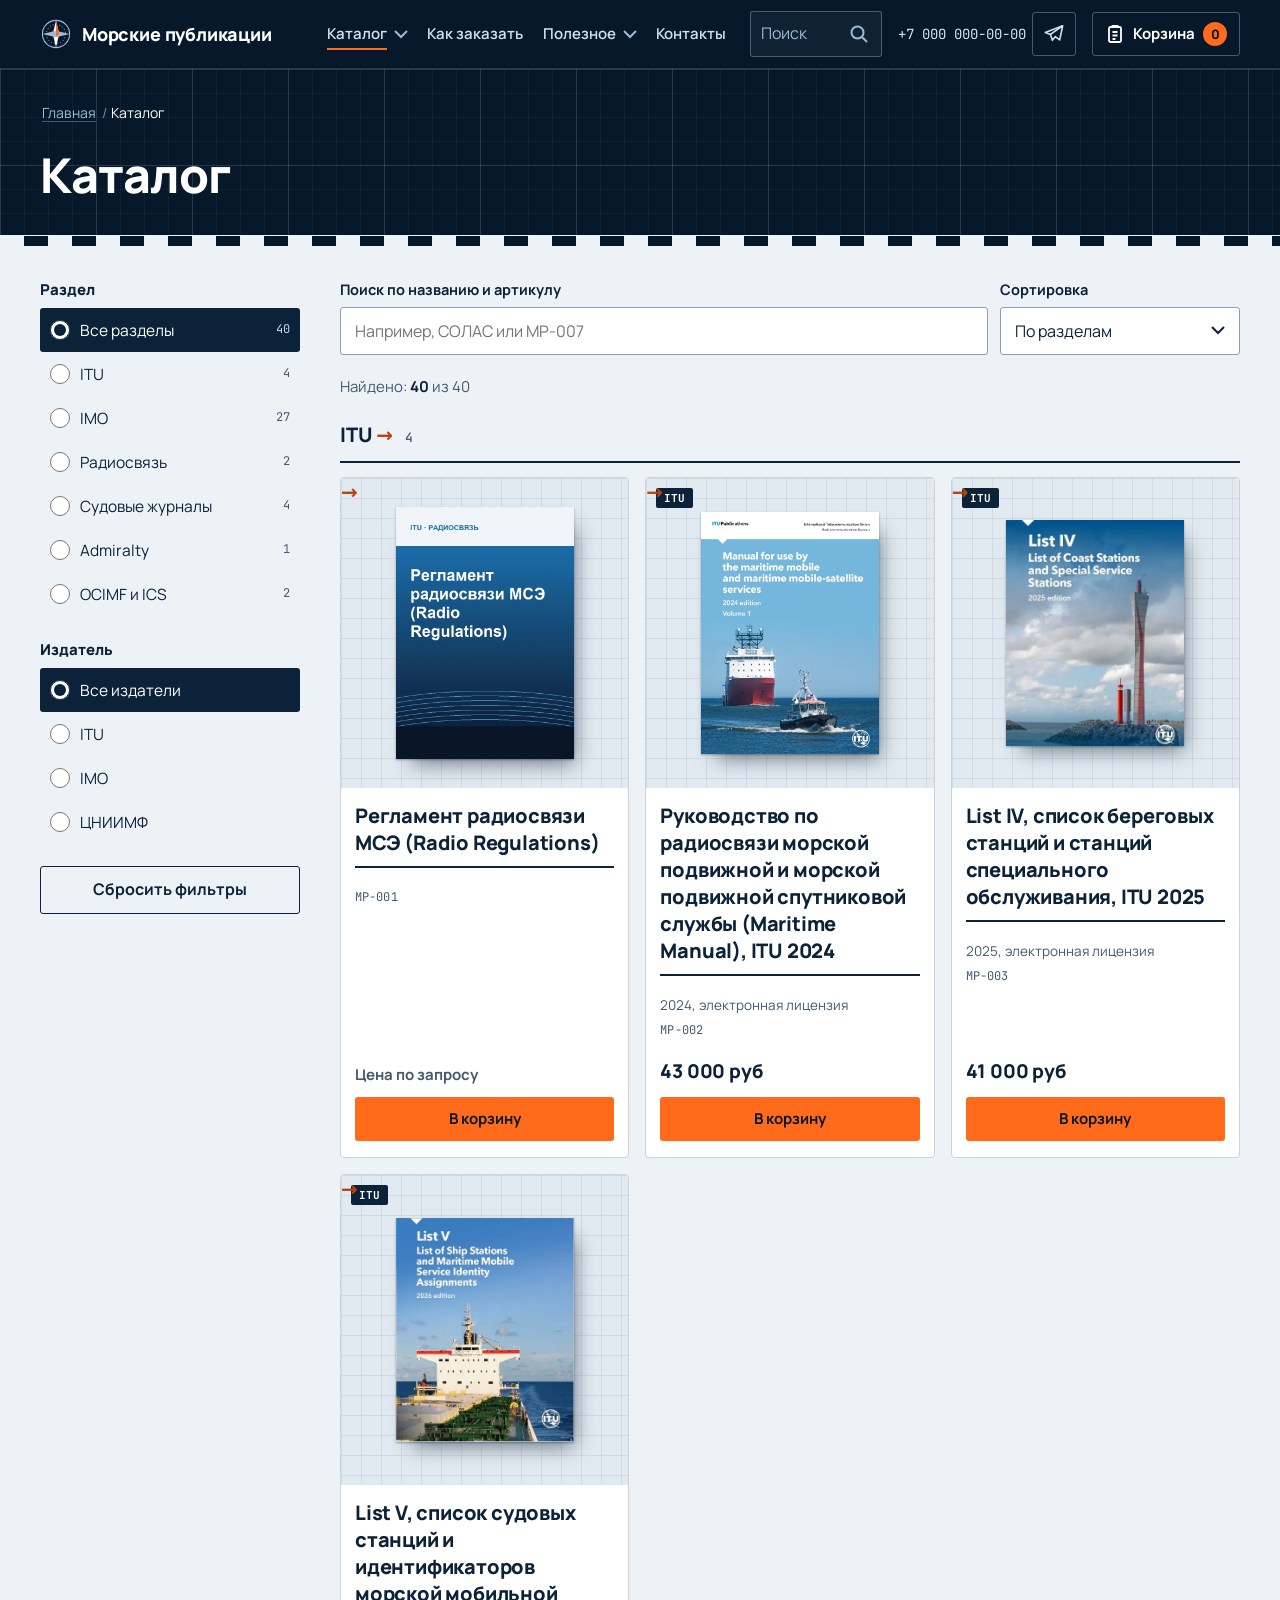
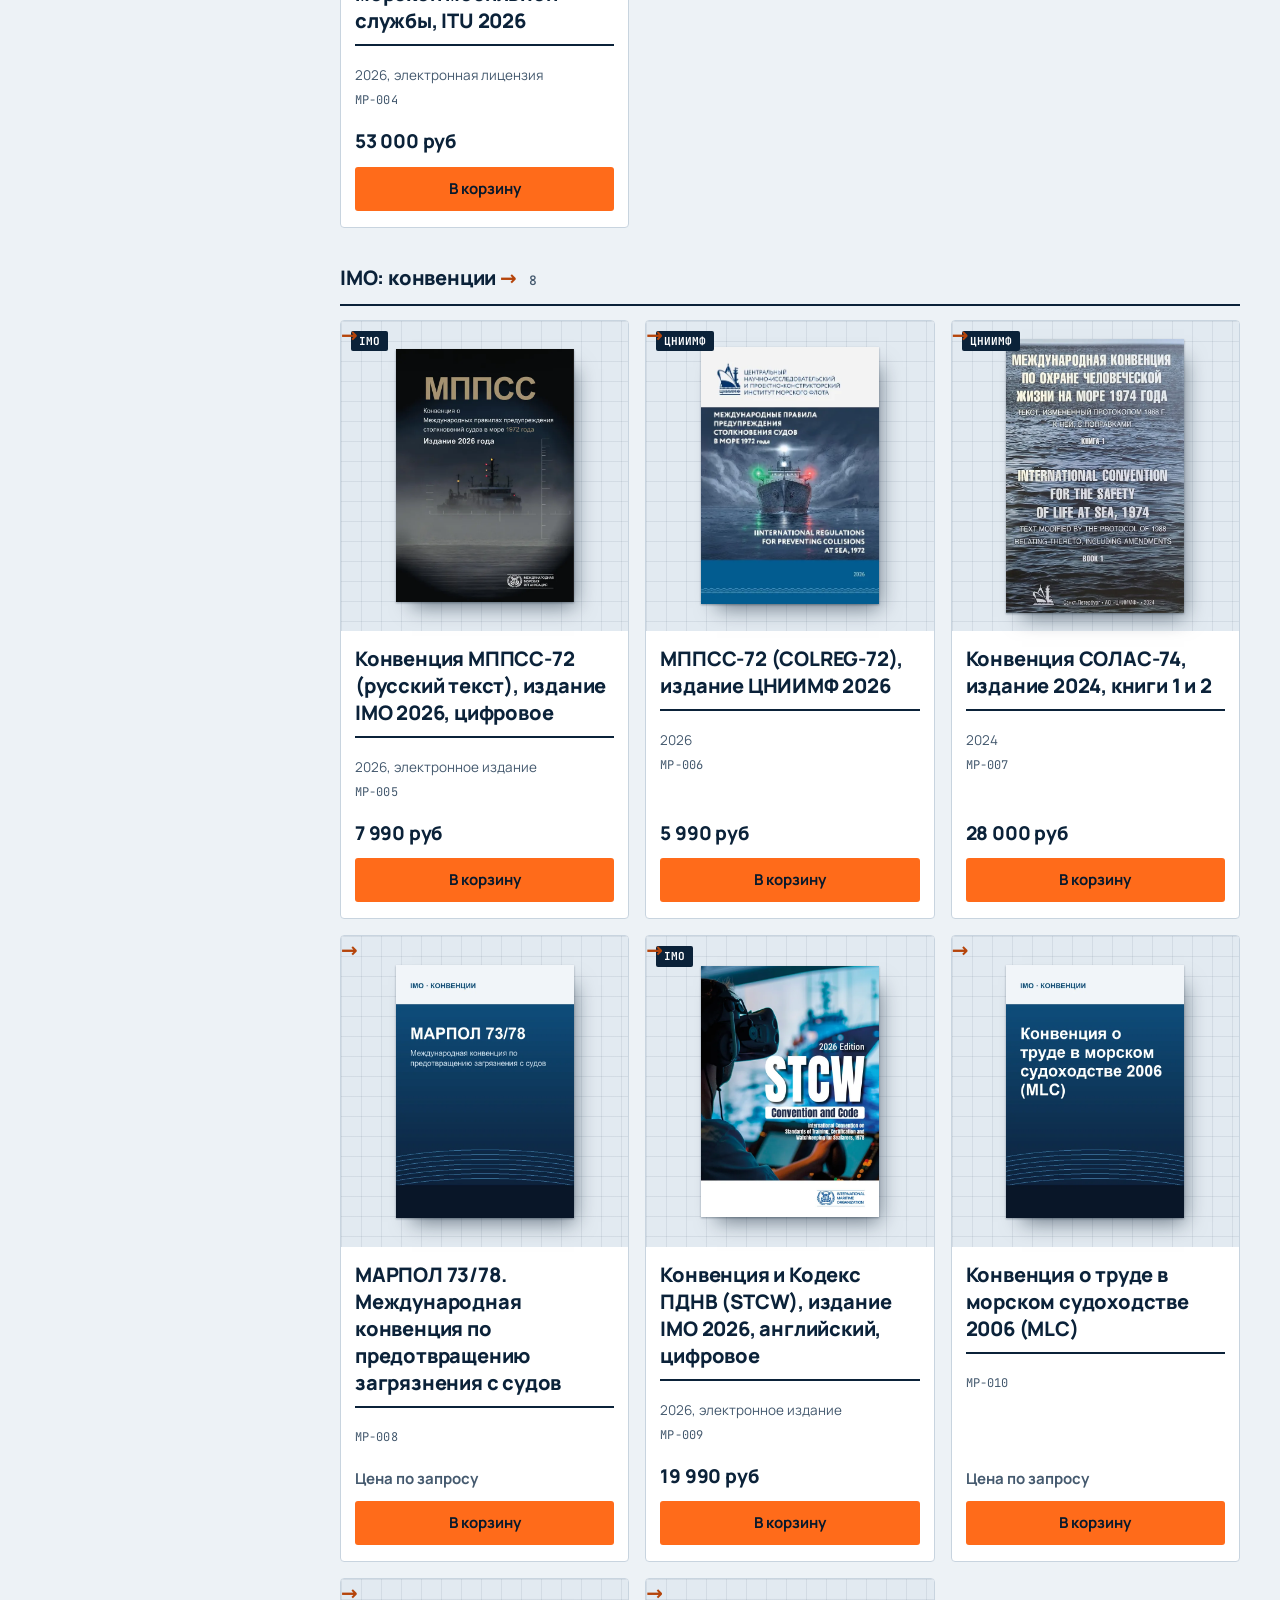
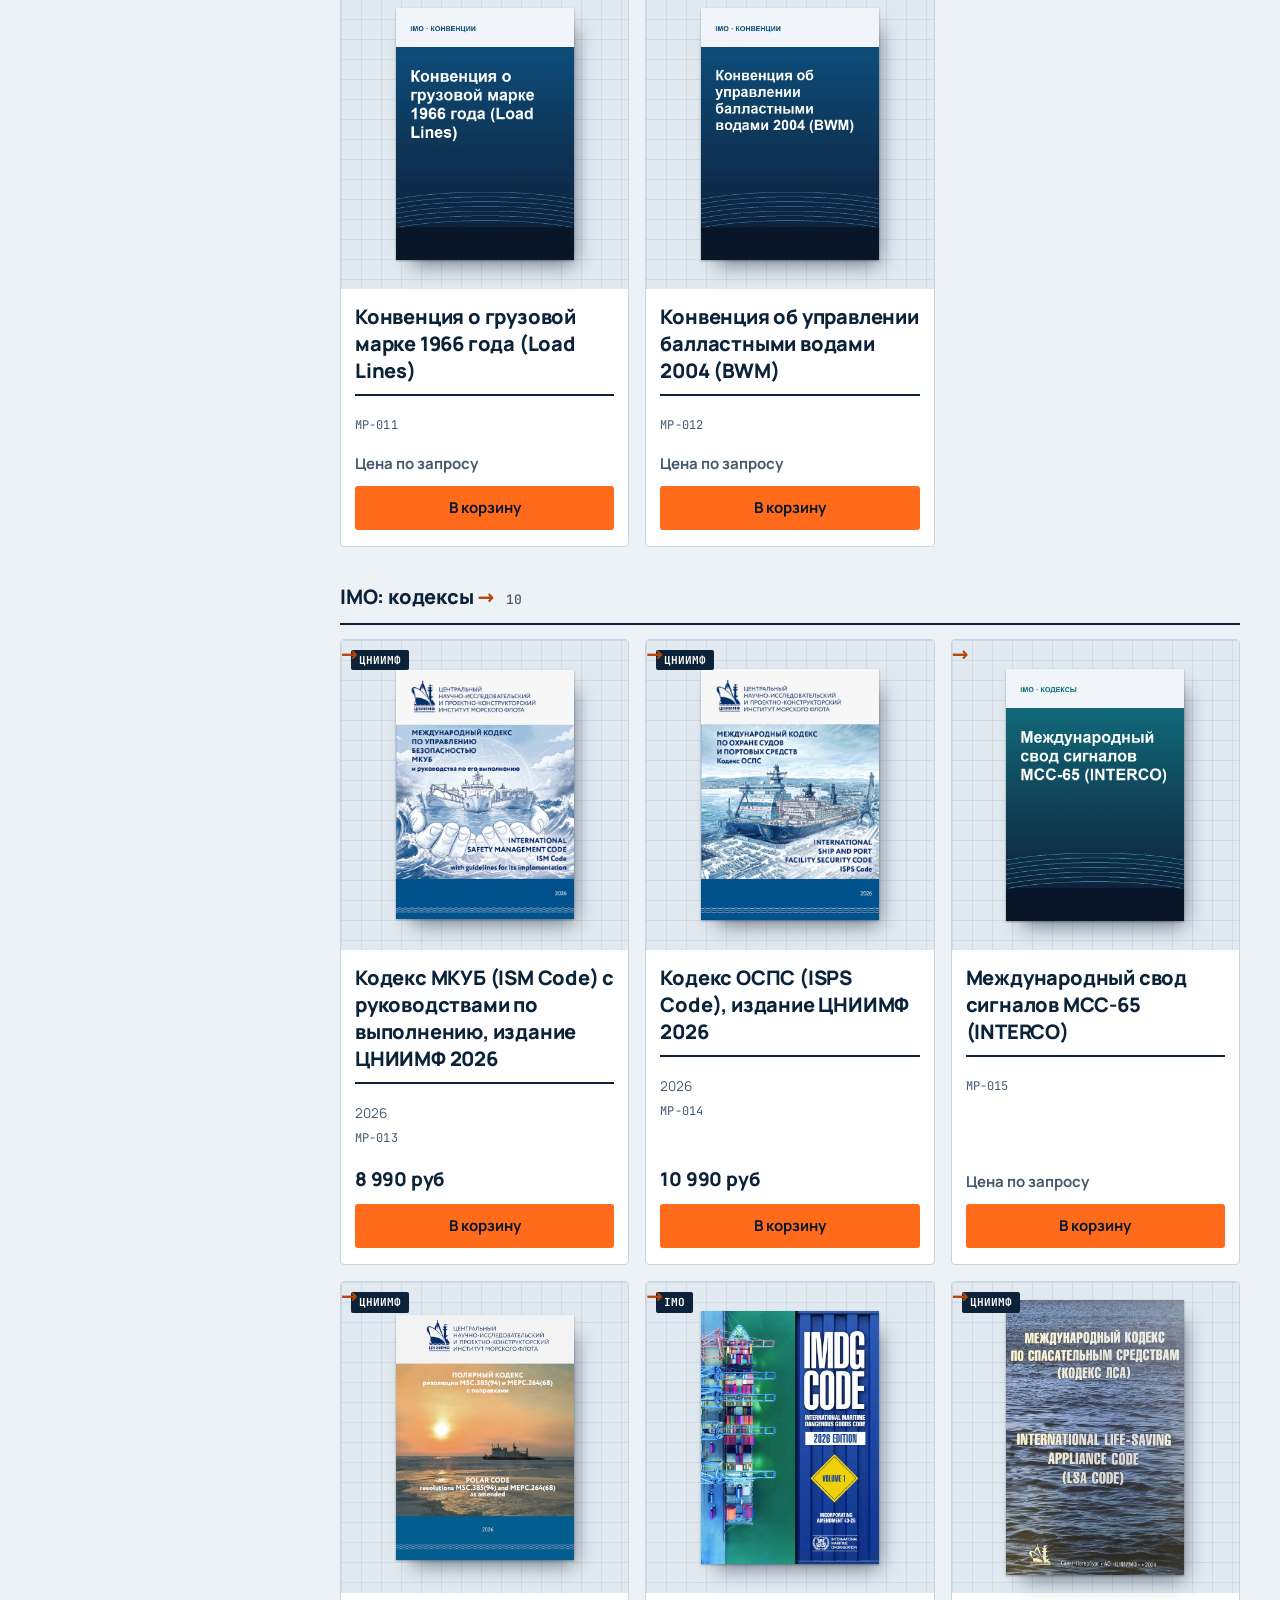
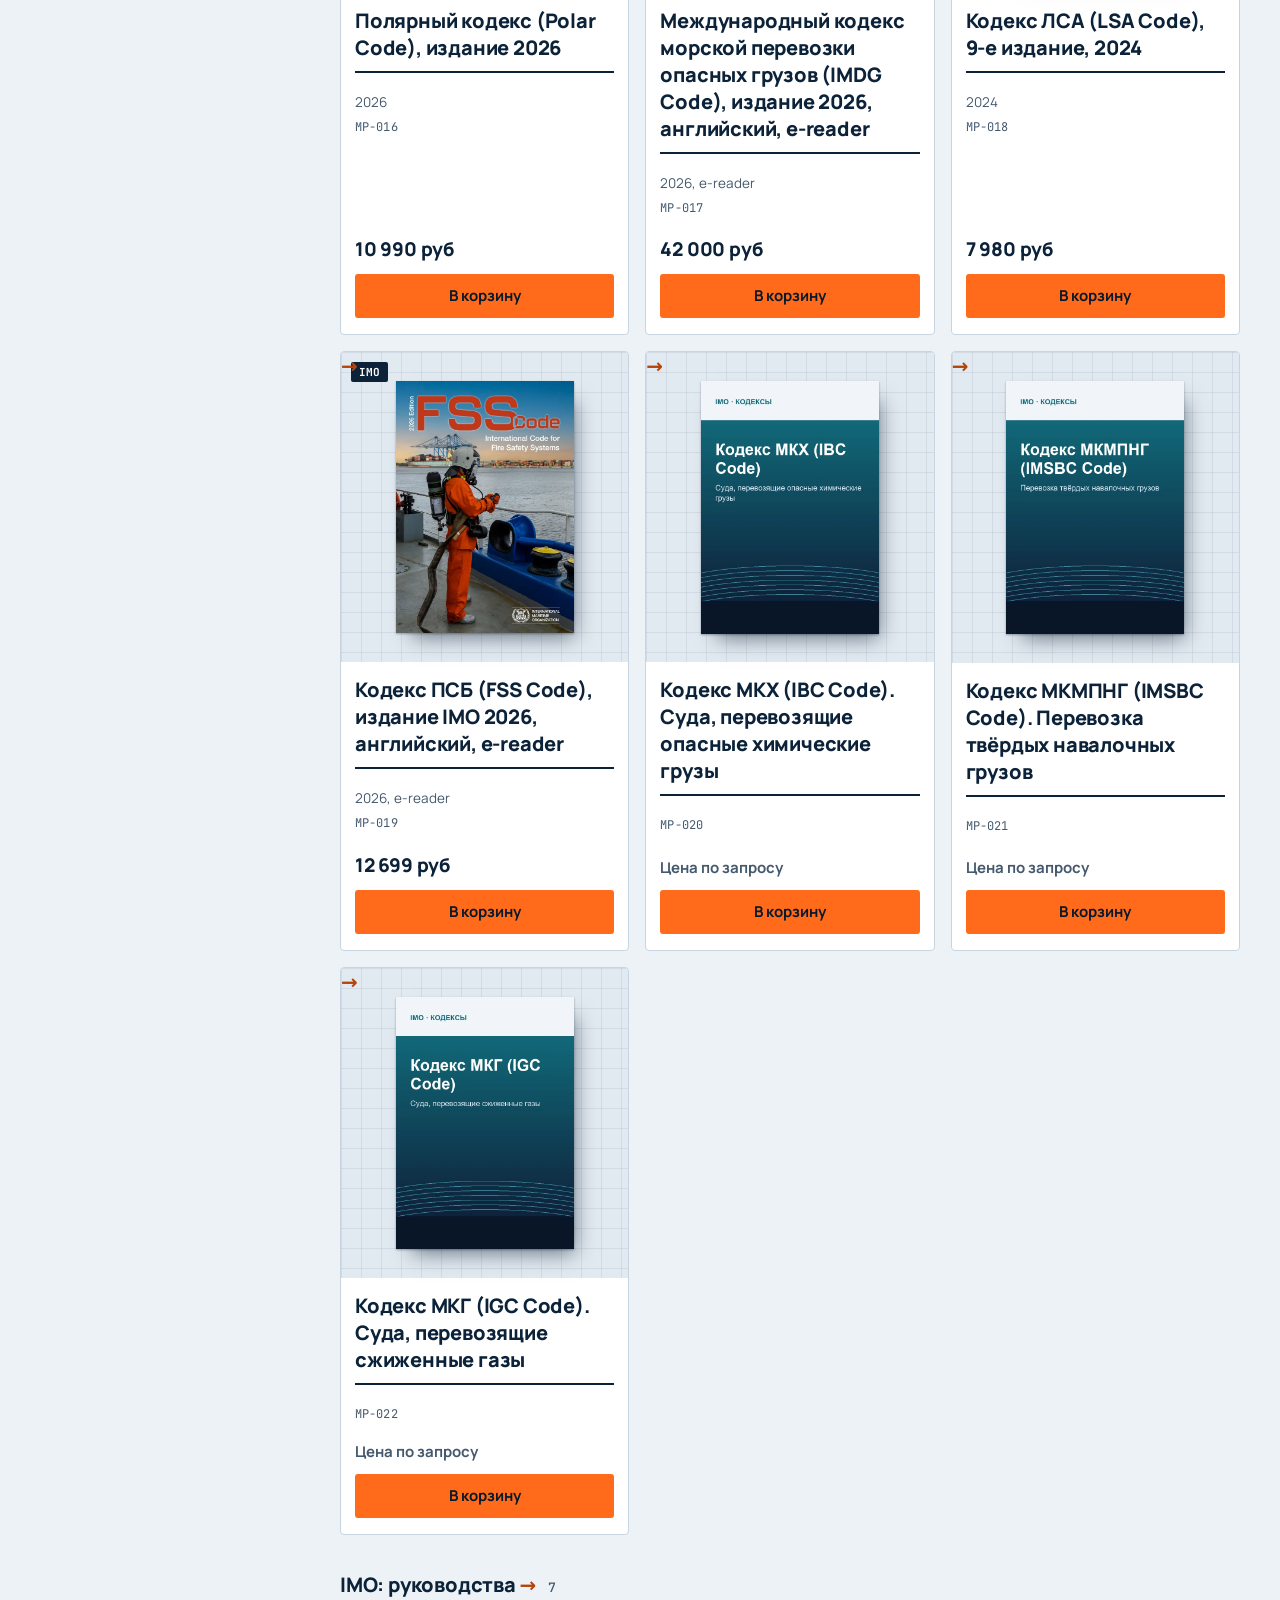
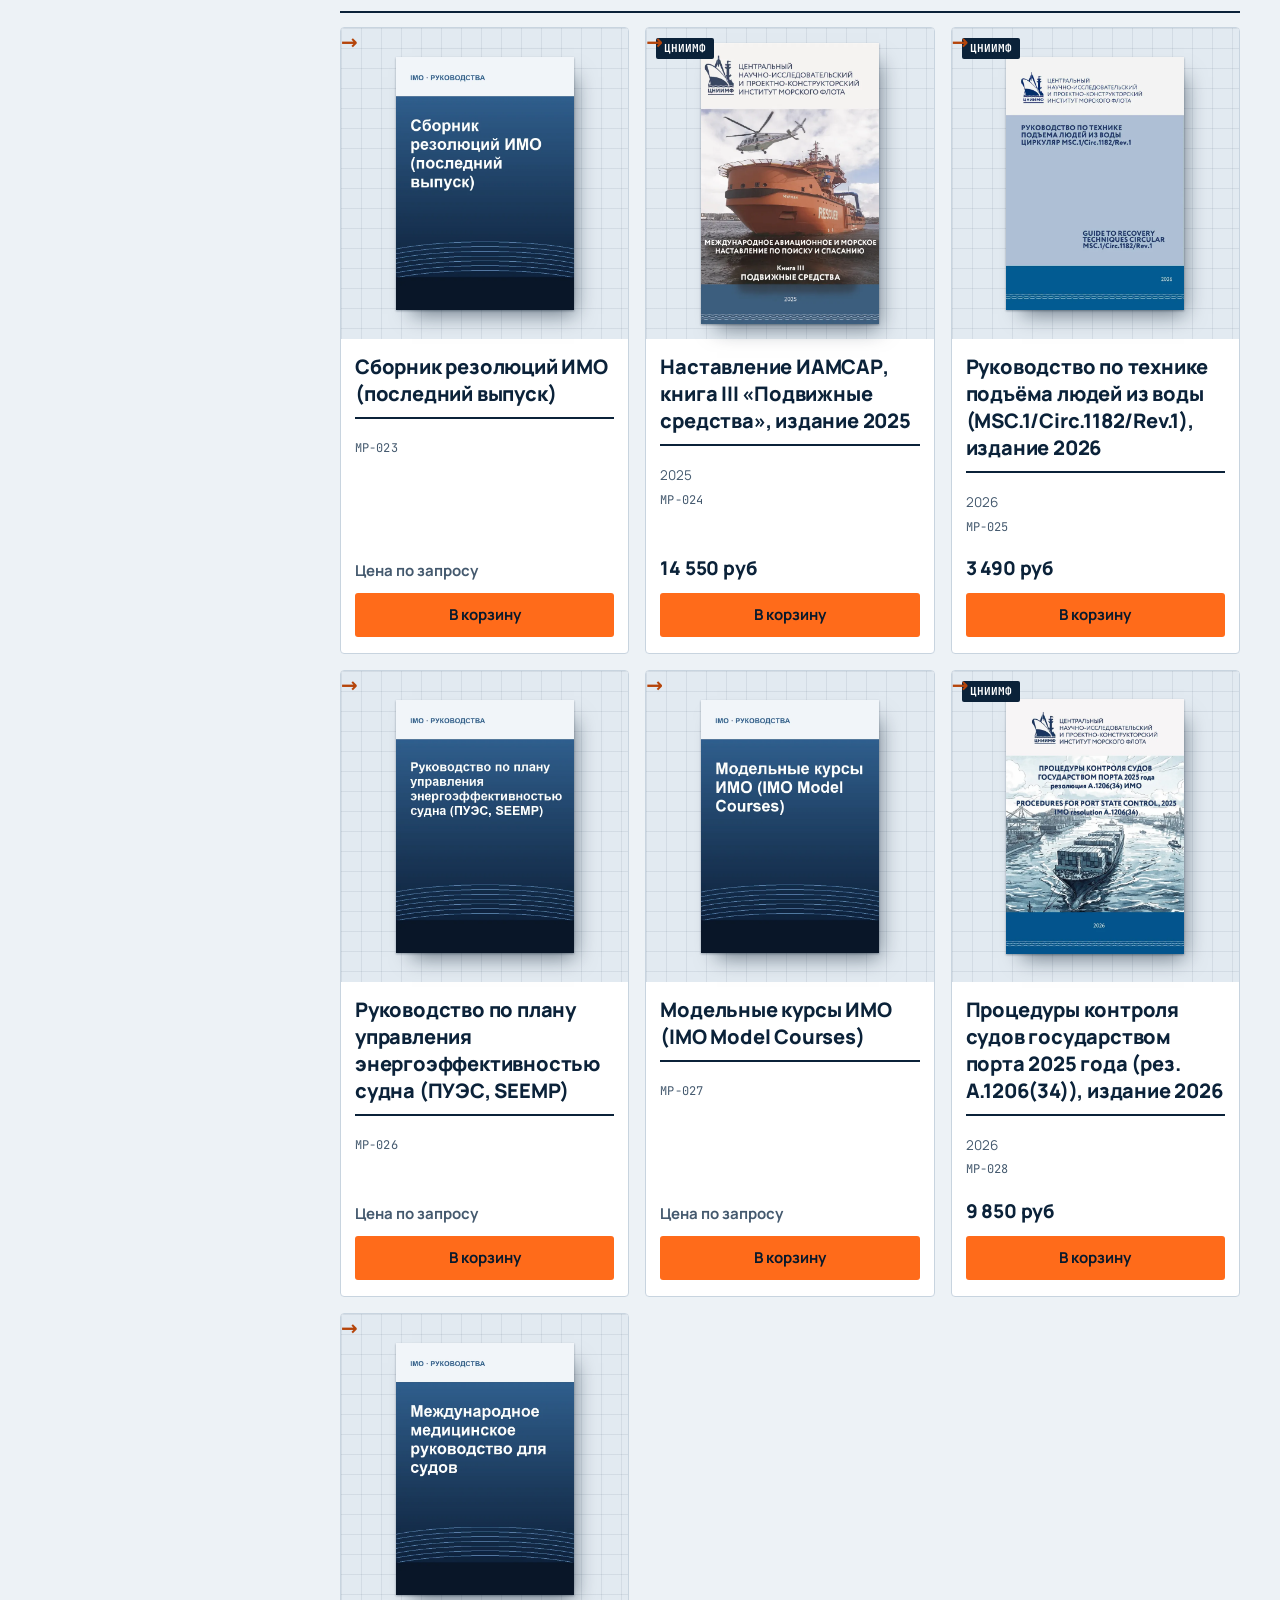
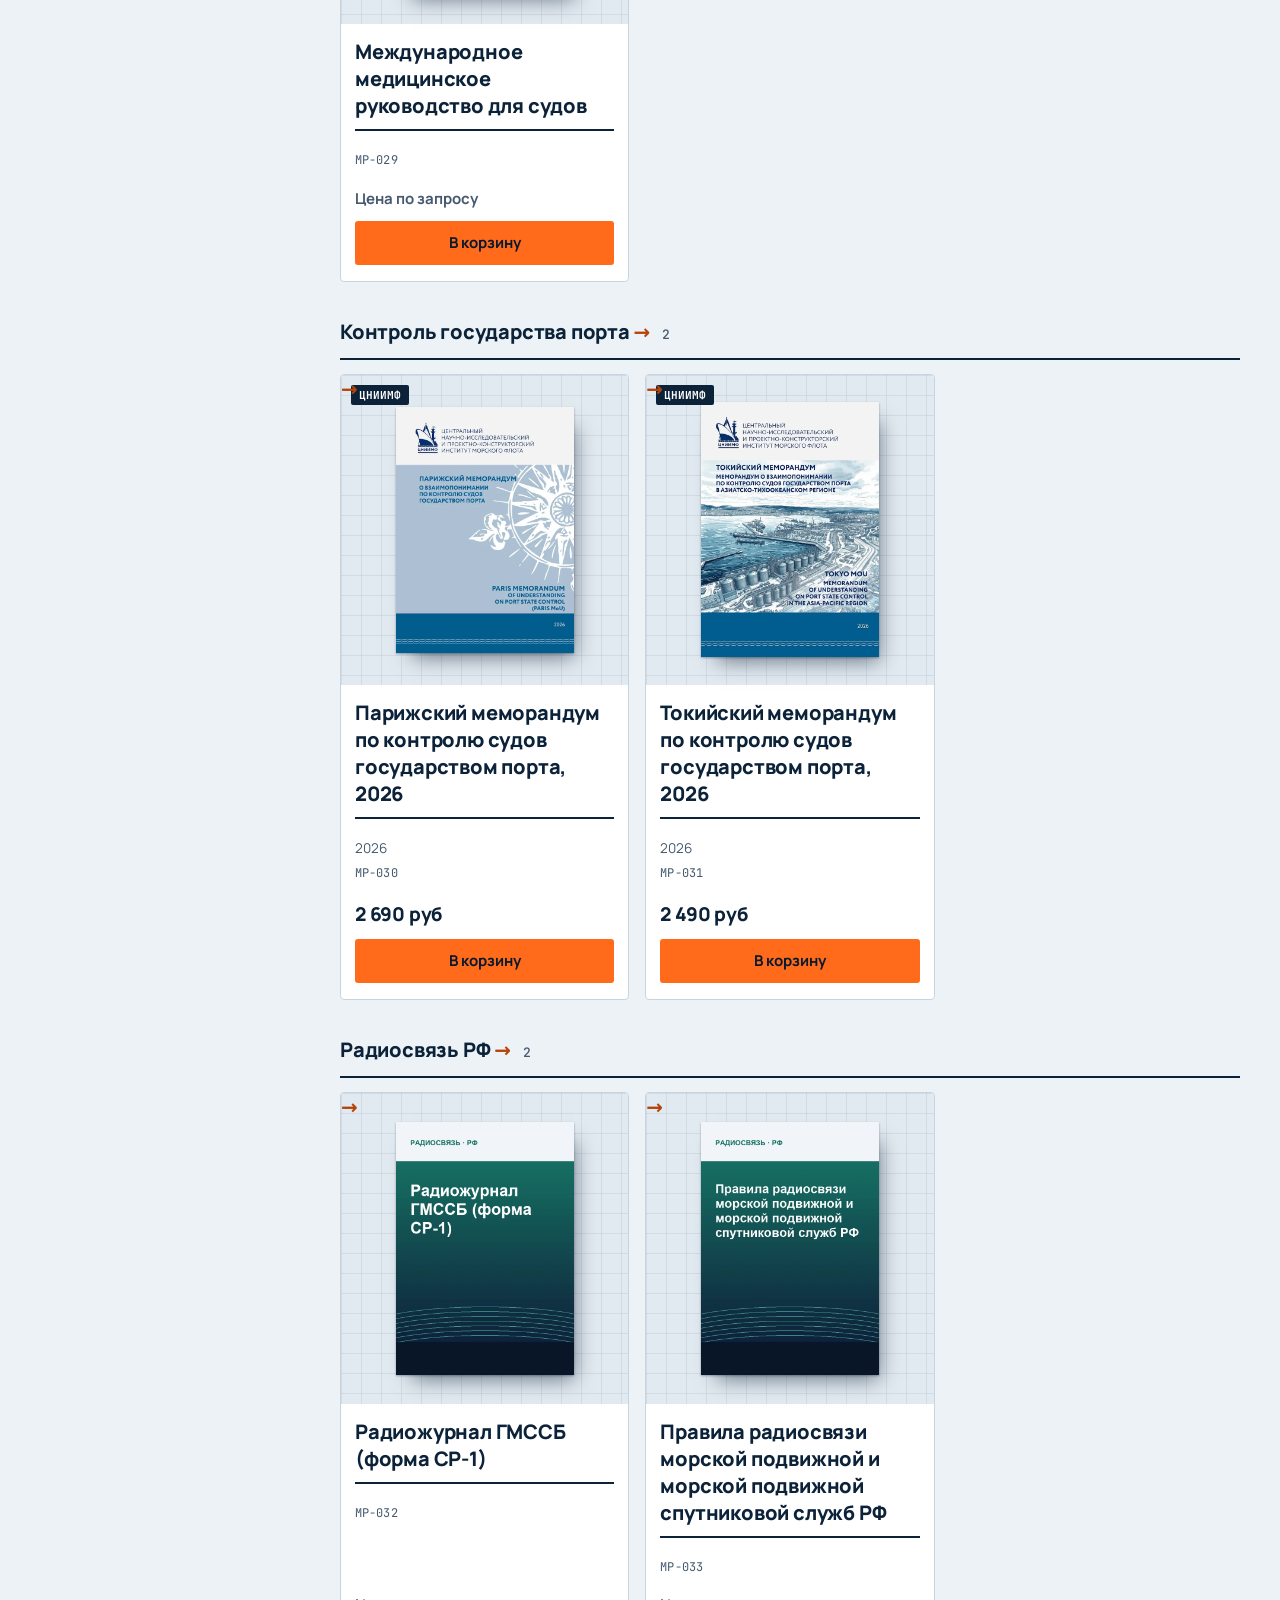
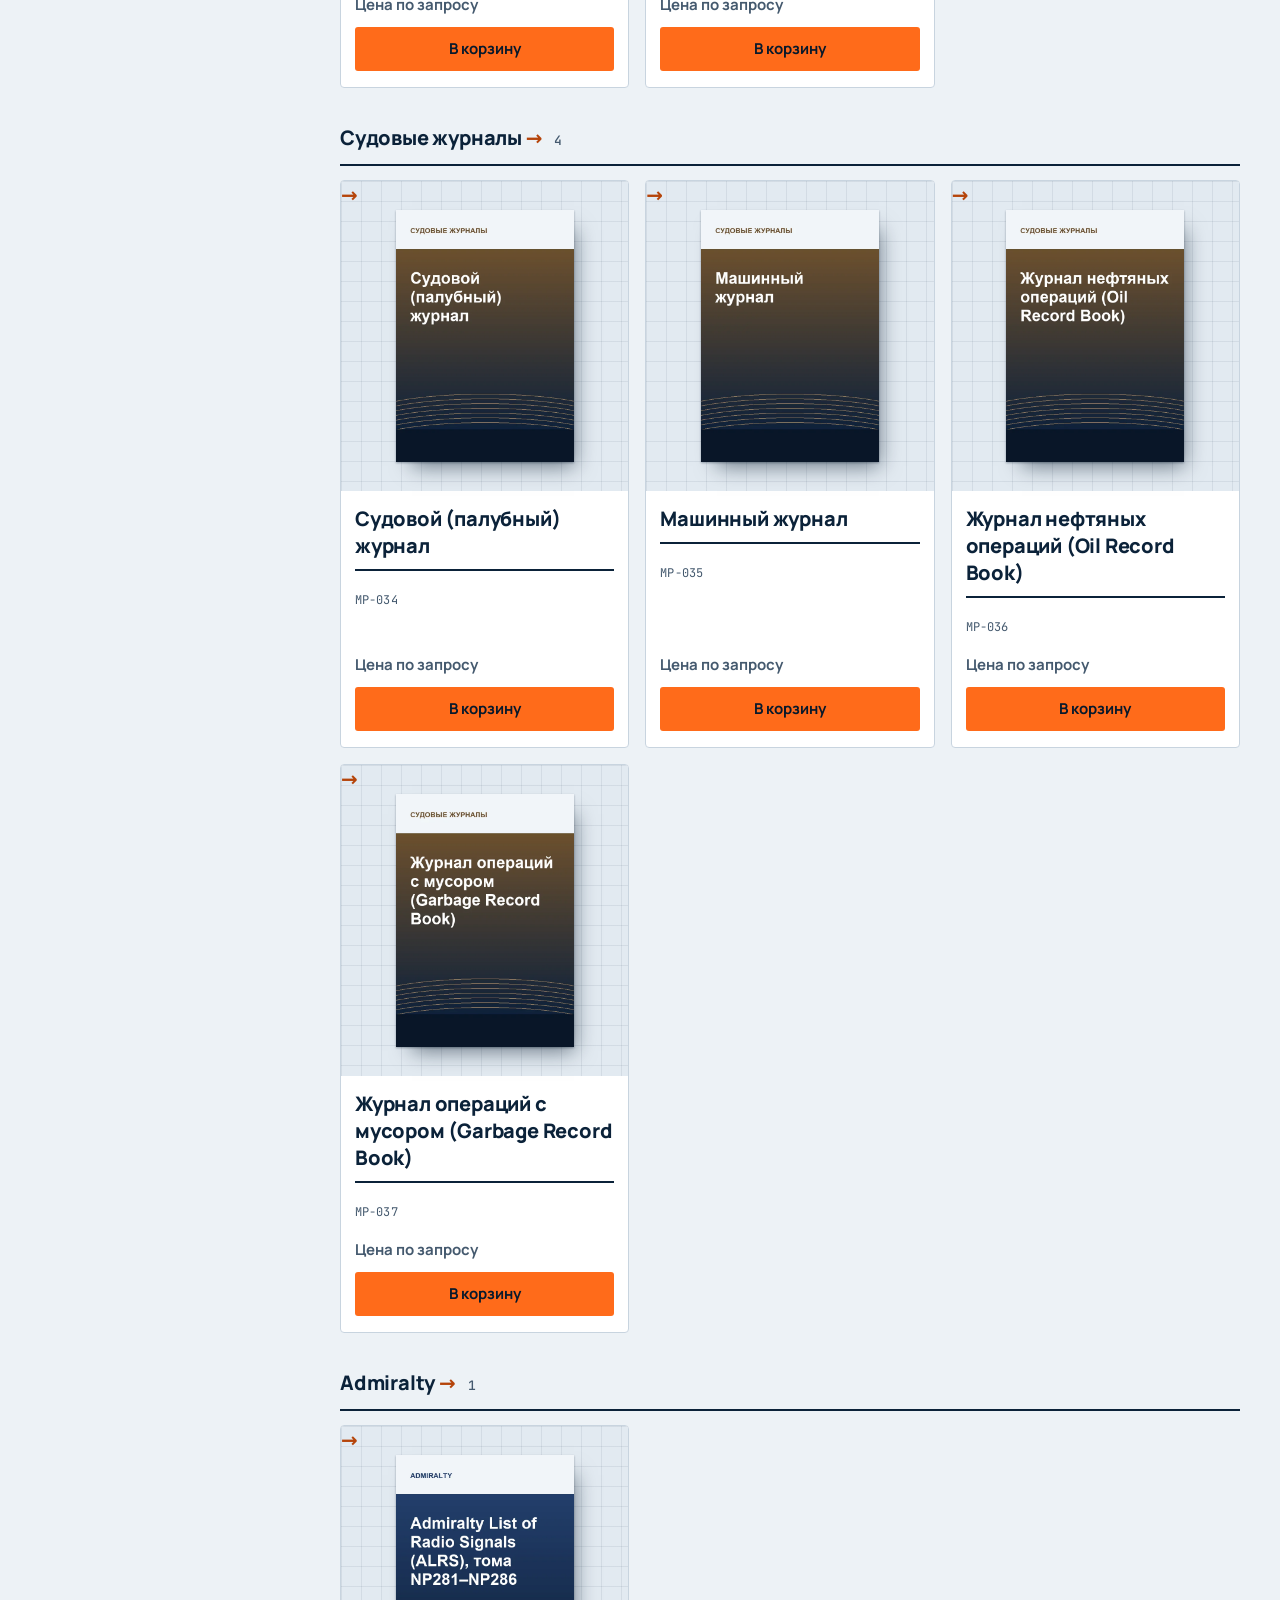
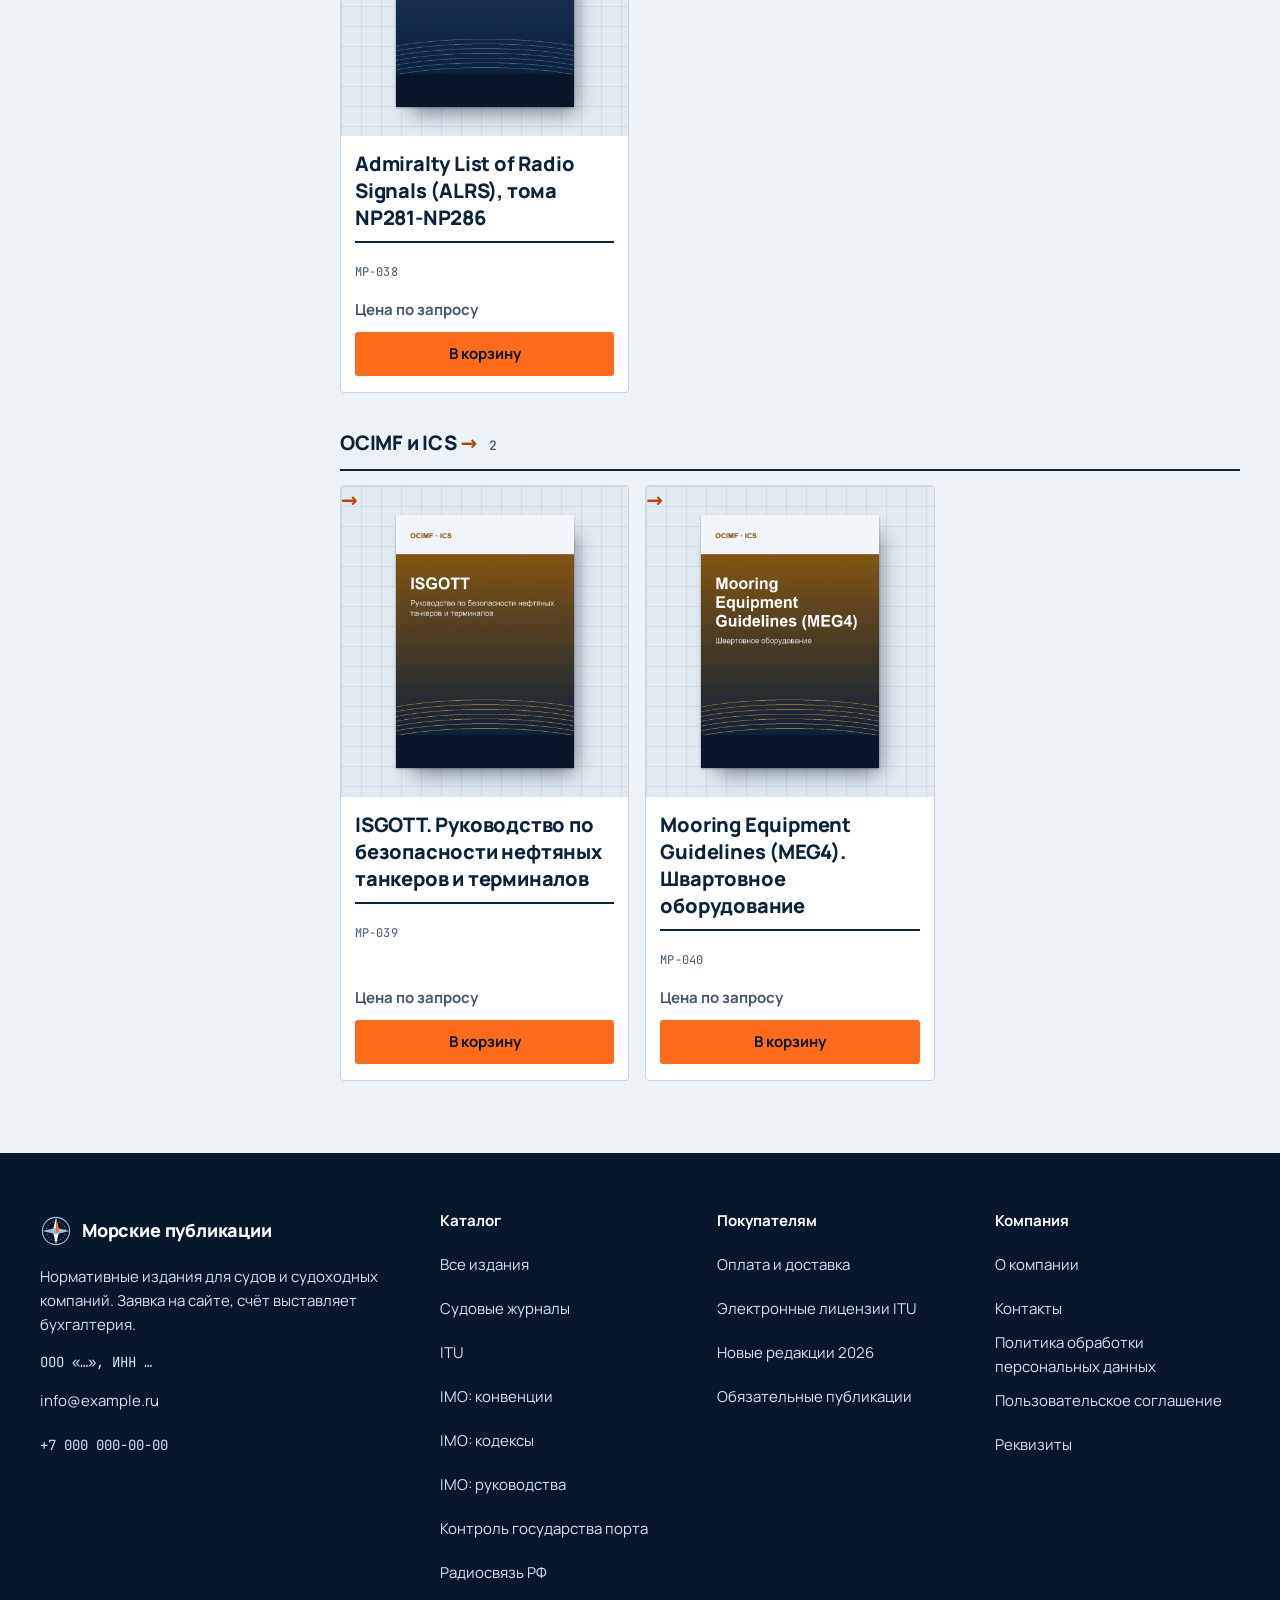
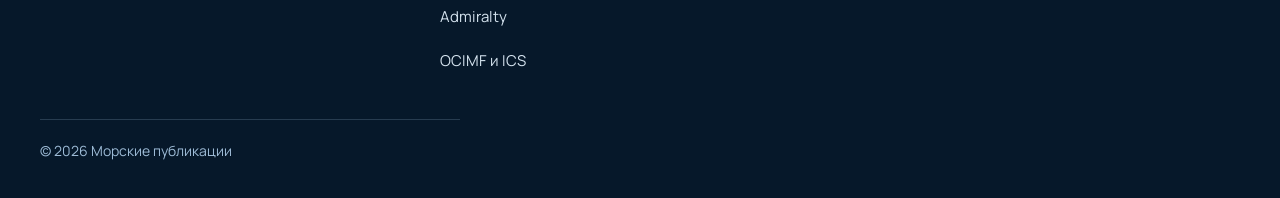
<file: v2/katalog.html>
<!doctype html>
<html lang="ru">
<head>
<meta charset="utf-8">
<meta name="viewport" content="width=device-width, initial-scale=1">
<meta name="robots" content="noindex, nofollow">
<title>Каталог морских публикаций: ITU, IMO, ЦНИИМФ, судовые журналы | Морские публикации</title>
<meta name="description" content="Каталог морских нормативных публикаций: конвенции и кодексы IMO, электронные лицензии ITU, издания ЦНИИМФ, судовые журналы, Admiralty, OCIMF. Фильтр по разделу и издателю, поиск по названию и артикулу.">
<meta name="theme-color" content="#06182A">
<link rel="icon" href="data:image/svg+xml,%3Csvg xmlns='http://www.w3.org/2000/svg' viewBox='-20 -20 40 40'%3E%3Crect x='-20' y='-20' width='40' height='40' fill='%2306182A'/%3E%3Cpath d='M0-17L4 0 0 17-4 0Z' fill='%23fff'/%3E%3Cpath d='M-17 0L0-4 17 0 0 4Z' fill='%239DBBD6'/%3E%3Cpath d='M0-17L4 0 0 3Z' fill='%23FF6B1A'/%3E%3C/svg%3E">
<link rel="preload" href="assets/fonts/manrope-cyrillic-wght.woff2" as="font" type="font/woff2" crossorigin>
<link rel="stylesheet" href="assets/css/style.css">
</head>
<body data-page="catalog">
<a class="skip" href="#main">К содержимому</a>
<header class="site-header" id="top">
  <div class="wrap site-header__bar">
    <a class="logo" href="index.html" aria-label="Морские публикации, на главную"><svg viewBox="-20 -20 40 40" aria-hidden="true" focusable="false"><circle r="17" fill="none" stroke="#9DBBD6" stroke-width="1.4"/><circle r="12" fill="none" stroke="#9DBBD6" stroke-width="1" stroke-dasharray="1.5 2.5"/><path d="M0-17L4 0 0 17-4 0Z" fill="#fff"/><path d="M-17 0L0-4 17 0 0 4Z" fill="#9DBBD6"/><path d="M0-17L4 0 0 3Z" fill="#FF6B1A"/></svg><span>Морские публикации</span></a>
    <nav class="nav" id="nav" aria-label="Основное меню">
      <ul class="nav__list">
        <li class="nav__item nav__item--sub">
          <a href="katalog.html" aria-current="page">Каталог</a>
          <button class="nav__more" type="button" aria-expanded="false" aria-label="Разделы каталога"><svg width="14" height="9" viewBox="0 0 14 9" fill="none" stroke="currentColor" stroke-width="2" aria-hidden="true"><path d="M1 1l6 6 6-6"/></svg></button>
          <ul class="nav__sub">
            <li><a href="katalog.html">Все издания</a></li>
            <li><a href="razdel.html?slug=sudovye-zhurnaly">Судовые журналы</a></li>
            <li><a href="razdel.html?slug=itu">ITU</a></li>
            <li><a href="razdel.html?slug=imo-konvencii">IMO: конвенции</a></li>
            <li><a href="razdel.html?slug=imo-kodeksy">IMO: кодексы</a></li>
            <li><a href="razdel.html?slug=imo-rukovodstva">IMO: руководства</a></li>
            <li><a href="razdel.html?slug=kontrol-gosudarstva-porta">Контроль государства порта</a></li>
            <li><a href="razdel.html?slug=radiosvyaz">Радиосвязь РФ</a></li>
            <li><a href="razdel.html?slug=admiralty">Admiralty</a></li>
            <li><a href="razdel.html?slug=ocimf-ics">OCIMF и ICS</a></li>
          </ul>
        </li>
        <li><a href="stranica.html?slug=oplata-i-dostavka">Как заказать</a></li>
        <li class="nav__item nav__item--sub">
          <a href="stranica.html?slug=licenzii-itu" data-useful-root>Полезное</a>
          <button class="nav__more" type="button" aria-expanded="false" aria-label="Полезные страницы"><svg width="14" height="9" viewBox="0 0 14 9" fill="none" stroke="currentColor" stroke-width="2" aria-hidden="true"><path d="M1 1l6 6 6-6"/></svg></button>
          <ul class="nav__sub">
            <li><a href="stranica.html?slug=licenzii-itu">Электронные лицензии ITU</a></li>
            <li><a href="stranica.html?slug=novye-redakcii-2026">Новые редакции 2026</a></li>
            <li><a href="stranica.html?slug=obyazatelnye-publikacii">Обязательные публикации на борту</a></li>
          </ul>
        </li>
        <li><a href="stranica.html?slug=kontakty">Контакты</a></li>
      </ul>
      <form class="hsearch" role="search" action="katalog.html" method="get">
        <label class="sr-only" for="hq">Поиск по каталогу</label>
        <input id="hq" type="search" name="q" placeholder="Поиск" autocomplete="off">
        <button type="submit" aria-label="Найти"><svg width="20" height="20" viewBox="0 0 20 20" fill="none" stroke="currentColor" stroke-width="2" aria-hidden="true"><circle cx="8.5" cy="8.5" r="6"/><path d="M13 13l5 5"/></svg></button>
      </form>
      <a class="nav__phone" href="tel:+70000000000">+7 000 000-00-00</a>
      <a class="nav__tg" href="#" data-tg aria-label="Написать в Telegram"><svg viewBox="0 0 24 24" width="22" height="22" fill="none" stroke="currentColor" stroke-width="1.7" stroke-linejoin="round" aria-hidden="true" focusable="false"><path d="M21.5 3 2.5 10.4l5.6 2.1 2.1 6.4 3.1-4 4.9 3.6z"/><path d="M8.1 12.5 21.5 3"/></svg><span class="nav__tg-t">Написать в Telegram</span></a>
    </nav>
    <a class="cartlink" href="korzina.html" aria-label="Корзина, позиций: 0"><svg viewBox="0 0 20 20" fill="none" stroke="currentColor" stroke-width="1.8" aria-hidden="true"><rect x="4" y="3" width="12" height="15" rx="1.5"/><path d="M7.5 3V1.8h5V3M7.5 8h5M7.5 11.5h5M7.5 15h3"/></svg><span class="cartlink__t">Корзина</span><span class="cartlink__n" data-cart-count>0</span></a>
    <button class="burger" type="button" aria-expanded="false" aria-controls="nav" aria-label="Открыть меню"><svg class="i-open" width="22" height="22" viewBox="0 0 22 22" stroke="currentColor" stroke-width="2" aria-hidden="true"><path d="M3 6h16M3 11h16M3 16h16"/></svg><svg class="i-close" width="22" height="22" viewBox="0 0 22 22" stroke="currentColor" stroke-width="2" aria-hidden="true"><path d="M4 4l14 14M18 4L4 18"/></svg></button>
  </div>
</header>
<main id="main">
<section class="pagehead chart-bg chart-edge">
  <div class="wrap">
    <nav aria-label="Хлебные крошки"><ol class="crumbs"><li><a href="index.html">Главная</a></li><li><span aria-current="page">Каталог</span></li></ol></nav>
    <h1 id="page-title">Каталог</h1>
  </div>
</section>
<div class="wrap catalog" id="catalog">
  <aside class="filters" aria-label="Фильтры">
    <button class="filters-toggle" type="button" aria-expanded="false" aria-controls="filters-panel"><span>Разделы и издатели</span><span class="mono" data-filter-badge></span></button>
    <form class="filters-panel" id="filters-panel" onsubmit="return false">
      <fieldset class="filters__group"><legend>Раздел</legend><div id="f-group"></div></fieldset>
      <fieldset class="filters__group"><legend>Издатель</legend><div id="f-publisher"></div><div class="filters__link" id="f-pub-link"></div></fieldset>
      <button class="btn btn--outline btn--block" type="button" id="f-reset">Сбросить фильтры</button>
    </form>
  </aside>
  <section aria-label="Издания">
    <div class="toolbar">
      <div class="field"><label for="f-q">Поиск по названию и артикулу</label><input class="input" id="f-q" type="search" placeholder="Например, СОЛАС или MP-007" autocomplete="off"></div>
      <div class="field"><label for="f-sort">Сортировка</label><select class="select" id="f-sort"><option value="sections">По разделам</option><option value="asc">Сначала дешевле</option><option value="desc">Сначала дороже</option></select></div>
    </div>
    <p class="status" id="status" role="status" aria-live="polite"></p>
    <div class="results" id="results"></div>
  </section>
</div>
</main>
<footer class="site-footer chart-bg">
  <div class="wrap">
    <div class="site-footer__grid">
      <div class="site-footer__brand">
        <a class="logo" href="index.html" aria-label="Морские публикации, на главную"><svg viewBox="-20 -20 40 40" aria-hidden="true" focusable="false"><circle r="17" fill="none" stroke="#9DBBD6" stroke-width="1.4"/><circle r="12" fill="none" stroke="#9DBBD6" stroke-width="1" stroke-dasharray="1.5 2.5"/><path d="M0-17L4 0 0 17-4 0Z" fill="#fff"/><path d="M-17 0L0-4 17 0 0 4Z" fill="#9DBBD6"/><path d="M0-17L4 0 0 3Z" fill="#FF6B1A"/></svg><span>Морские публикации</span></a>
        <p>Нормативные издания для судов и судоходных компаний. Заявка на сайте, счёт выставляет бухгалтерия.</p>
        <p class="mono site-footer__req">ООО «…», ИНН …</p>
        <ul class="site-footer__contacts">
          <li><a href="mailto:info@example.ru">info@example.ru</a></li>
          <li><a class="mono" href="tel:+70000000000">+7 000 000-00-00</a></li>
        </ul>
      </div>
      <nav aria-labelledby="fcat">
        <h2 id="fcat">Каталог</h2>
        <ul>
          <li><a href="katalog.html">Все издания</a></li>
          <li><a href="razdel.html?slug=sudovye-zhurnaly">Судовые журналы</a></li>
          <li><a href="razdel.html?slug=itu">ITU</a></li>
          <li><a href="razdel.html?slug=imo-konvencii">IMO: конвенции</a></li>
          <li><a href="razdel.html?slug=imo-kodeksy">IMO: кодексы</a></li>
          <li><a href="razdel.html?slug=imo-rukovodstva">IMO: руководства</a></li>
          <li><a href="razdel.html?slug=kontrol-gosudarstva-porta">Контроль государства порта</a></li>
          <li><a href="razdel.html?slug=radiosvyaz">Радиосвязь РФ</a></li>
          <li><a href="razdel.html?slug=admiralty">Admiralty</a></li>
          <li><a href="razdel.html?slug=ocimf-ics">OCIMF и ICS</a></li>
        </ul>
      </nav>
      <nav aria-labelledby="fbuy">
        <h2 id="fbuy">Покупателям</h2>
        <ul>
          <li><a href="stranica.html?slug=oplata-i-dostavka">Оплата и доставка</a></li>
          <li><a href="stranica.html?slug=licenzii-itu">Электронные лицензии ITU</a></li>
          <li><a href="stranica.html?slug=novye-redakcii-2026">Новые редакции 2026</a></li>
          <li><a href="stranica.html?slug=obyazatelnye-publikacii">Обязательные публикации</a></li>
        </ul>
      </nav>
      <nav aria-labelledby="fco">
        <h2 id="fco">Компания</h2>
        <ul>
          <li><a href="stranica.html?slug=o-kompanii">О компании</a></li>
          <li><a href="stranica.html?slug=kontakty">Контакты</a></li>
          <li><a href="#">Политика обработки персональных данных</a></li>
          <li><a href="#">Пользовательское соглашение</a></li>
          <li><a href="#">Реквизиты</a></li>
        </ul>
      </nav>
    </div>
    <p class="site-footer__legal">© 2026 Морские публикации</p>
  </div>
</footer>
<script src="assets/js/app.js"></script>
<script src="assets/js/catalog.js"></script>
</body>
</html>
</file>
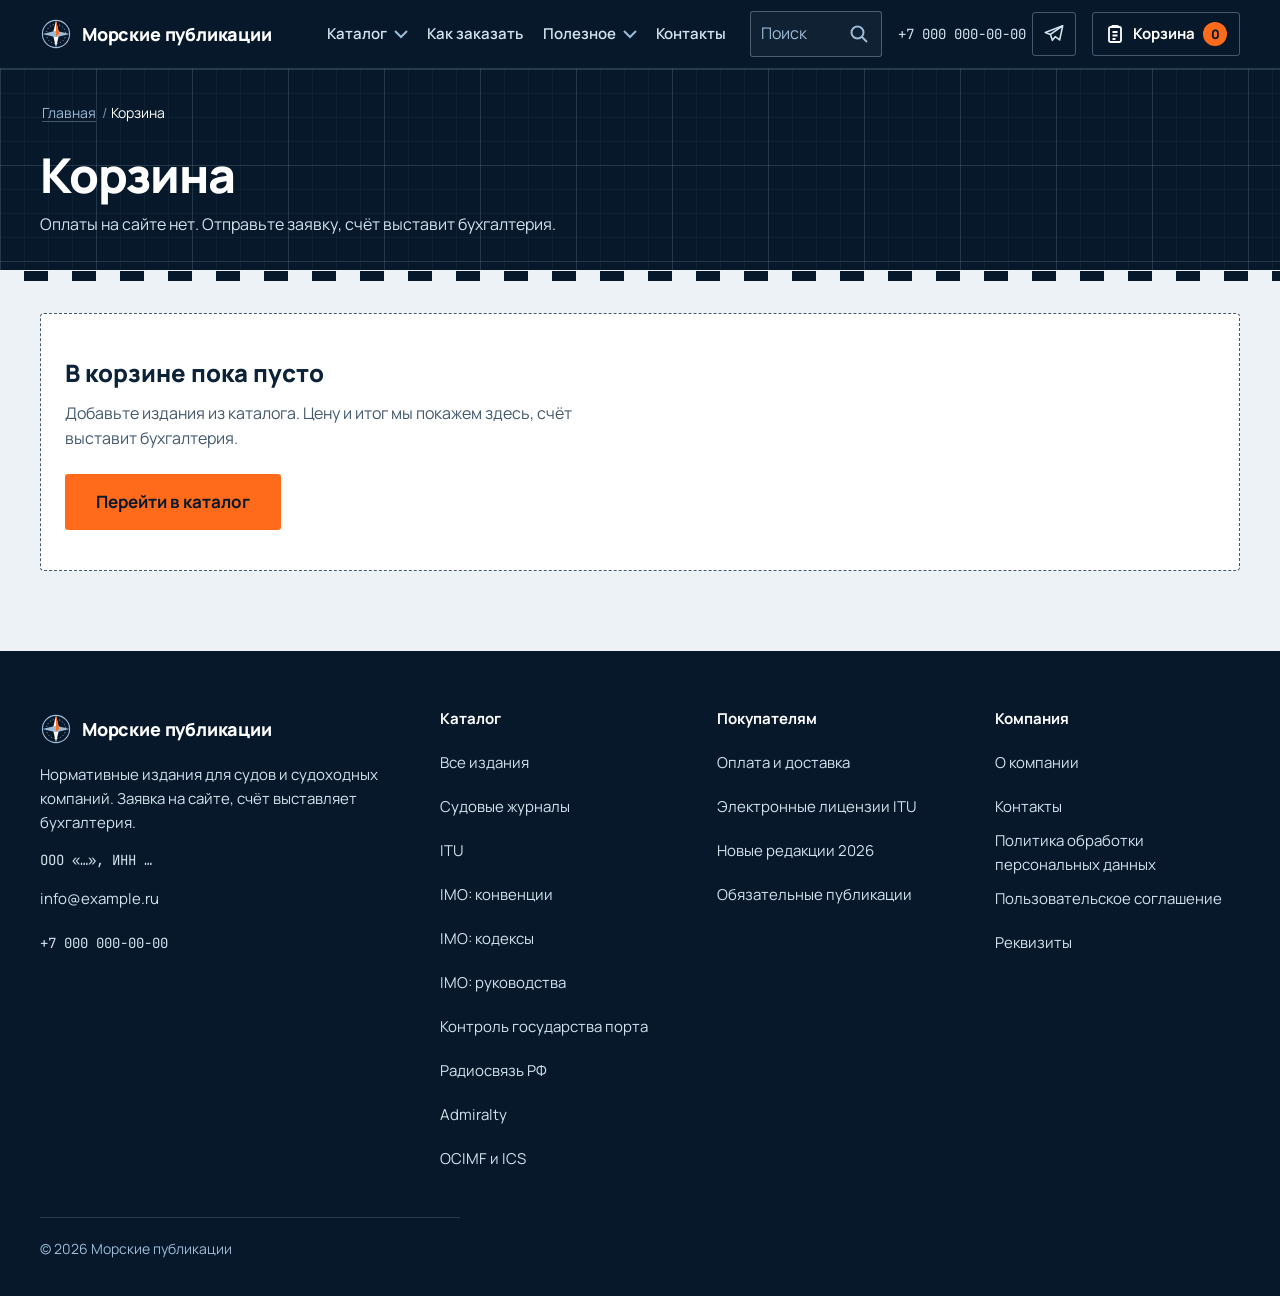
<file: v2/korzina.html>
<!doctype html>
<html lang="ru">
<head>
<meta charset="utf-8">
<meta name="viewport" content="width=device-width, initial-scale=1">
<meta name="robots" content="noindex, nofollow">
<title>Корзина | Морские публикации</title>
<meta name="description" content="Заявка на морские нормативные издания: укажите компанию, контакты, место и дату доставки. Заявка уходит менеджеру, счёт выставляет бухгалтерия.">
<meta name="theme-color" content="#06182A">
<link rel="icon" href="data:image/svg+xml,%3Csvg xmlns='http://www.w3.org/2000/svg' viewBox='-20 -20 40 40'%3E%3Crect x='-20' y='-20' width='40' height='40' fill='%2306182A'/%3E%3Cpath d='M0-17L4 0 0 17-4 0Z' fill='%23fff'/%3E%3Cpath d='M-17 0L0-4 17 0 0 4Z' fill='%239DBBD6'/%3E%3Cpath d='M0-17L4 0 0 3Z' fill='%23FF6B1A'/%3E%3C/svg%3E">
<link rel="preload" href="assets/fonts/manrope-cyrillic-wght.woff2" as="font" type="font/woff2" crossorigin>
<link rel="stylesheet" href="assets/css/style.css">
</head>
<body data-page="cart">
<a class="skip" href="#main">К содержимому</a>
<header class="site-header" id="top">
  <div class="wrap site-header__bar">
    <a class="logo" href="index.html" aria-label="Морские публикации, на главную"><svg viewBox="-20 -20 40 40" aria-hidden="true" focusable="false"><circle r="17" fill="none" stroke="#9DBBD6" stroke-width="1.4"/><circle r="12" fill="none" stroke="#9DBBD6" stroke-width="1" stroke-dasharray="1.5 2.5"/><path d="M0-17L4 0 0 17-4 0Z" fill="#fff"/><path d="M-17 0L0-4 17 0 0 4Z" fill="#9DBBD6"/><path d="M0-17L4 0 0 3Z" fill="#FF6B1A"/></svg><span>Морские публикации</span></a>
    <nav class="nav" id="nav" aria-label="Основное меню">
      <ul class="nav__list">
        <li class="nav__item nav__item--sub">
          <a href="katalog.html">Каталог</a>
          <button class="nav__more" type="button" aria-expanded="false" aria-label="Разделы каталога"><svg width="14" height="9" viewBox="0 0 14 9" fill="none" stroke="currentColor" stroke-width="2" aria-hidden="true"><path d="M1 1l6 6 6-6"/></svg></button>
          <ul class="nav__sub">
            <li><a href="katalog.html">Все издания</a></li>
            <li><a href="razdel.html?slug=sudovye-zhurnaly">Судовые журналы</a></li>
            <li><a href="razdel.html?slug=itu">ITU</a></li>
            <li><a href="razdel.html?slug=imo-konvencii">IMO: конвенции</a></li>
            <li><a href="razdel.html?slug=imo-kodeksy">IMO: кодексы</a></li>
            <li><a href="razdel.html?slug=imo-rukovodstva">IMO: руководства</a></li>
            <li><a href="razdel.html?slug=kontrol-gosudarstva-porta">Контроль государства порта</a></li>
            <li><a href="razdel.html?slug=radiosvyaz">Радиосвязь РФ</a></li>
            <li><a href="razdel.html?slug=admiralty">Admiralty</a></li>
            <li><a href="razdel.html?slug=ocimf-ics">OCIMF и ICS</a></li>
          </ul>
        </li>
        <li><a href="stranica.html?slug=oplata-i-dostavka">Как заказать</a></li>
        <li class="nav__item nav__item--sub">
          <a href="stranica.html?slug=licenzii-itu" data-useful-root>Полезное</a>
          <button class="nav__more" type="button" aria-expanded="false" aria-label="Полезные страницы"><svg width="14" height="9" viewBox="0 0 14 9" fill="none" stroke="currentColor" stroke-width="2" aria-hidden="true"><path d="M1 1l6 6 6-6"/></svg></button>
          <ul class="nav__sub">
            <li><a href="stranica.html?slug=licenzii-itu">Электронные лицензии ITU</a></li>
            <li><a href="stranica.html?slug=novye-redakcii-2026">Новые редакции 2026</a></li>
            <li><a href="stranica.html?slug=obyazatelnye-publikacii">Обязательные публикации на борту</a></li>
          </ul>
        </li>
        <li><a href="stranica.html?slug=kontakty">Контакты</a></li>
      </ul>
      <form class="hsearch" role="search" action="katalog.html" method="get">
        <label class="sr-only" for="hq">Поиск по каталогу</label>
        <input id="hq" type="search" name="q" placeholder="Поиск" autocomplete="off">
        <button type="submit" aria-label="Найти"><svg width="20" height="20" viewBox="0 0 20 20" fill="none" stroke="currentColor" stroke-width="2" aria-hidden="true"><circle cx="8.5" cy="8.5" r="6"/><path d="M13 13l5 5"/></svg></button>
      </form>
      <a class="nav__phone" href="tel:+70000000000">+7 000 000-00-00</a>
      <a class="nav__tg" href="#" data-tg aria-label="Написать в Telegram"><svg viewBox="0 0 24 24" width="22" height="22" fill="none" stroke="currentColor" stroke-width="1.7" stroke-linejoin="round" aria-hidden="true" focusable="false"><path d="M21.5 3 2.5 10.4l5.6 2.1 2.1 6.4 3.1-4 4.9 3.6z"/><path d="M8.1 12.5 21.5 3"/></svg><span class="nav__tg-t">Написать в Telegram</span></a>
    </nav>
    <a class="cartlink" href="korzina.html" aria-label="Корзина, позиций: 0"><svg viewBox="0 0 20 20" fill="none" stroke="currentColor" stroke-width="1.8" aria-hidden="true"><rect x="4" y="3" width="12" height="15" rx="1.5"/><path d="M7.5 3V1.8h5V3M7.5 8h5M7.5 11.5h5M7.5 15h3"/></svg><span class="cartlink__t">Корзина</span><span class="cartlink__n" data-cart-count>0</span></a>
    <button class="burger" type="button" aria-expanded="false" aria-controls="nav" aria-label="Открыть меню"><svg class="i-open" width="22" height="22" viewBox="0 0 22 22" stroke="currentColor" stroke-width="2" aria-hidden="true"><path d="M3 6h16M3 11h16M3 16h16"/></svg><svg class="i-close" width="22" height="22" viewBox="0 0 22 22" stroke="currentColor" stroke-width="2" aria-hidden="true"><path d="M4 4l14 14M18 4L4 18"/></svg></button>
  </div>
</header>
<main id="main">
<section class="pagehead chart-bg chart-edge">
  <div class="wrap">
    <nav aria-label="Хлебные крошки"><ol class="crumbs"><li><a href="index.html">Главная</a></li><li><span aria-current="page">Корзина</span></li></ol></nav>
    <h1 id="page-title">Корзина</h1>
    <p class="pagehead__lead">Оплаты на сайте нет. Отправьте заявку, счёт выставит бухгалтерия.</p>
  </div>
</section>
<div class="wrap" id="order-root"><p class="status">Загружаем корзину…</p></div>
</main>
<footer class="site-footer chart-bg">
  <div class="wrap">
    <div class="site-footer__grid">
      <div class="site-footer__brand">
        <a class="logo" href="index.html" aria-label="Морские публикации, на главную"><svg viewBox="-20 -20 40 40" aria-hidden="true" focusable="false"><circle r="17" fill="none" stroke="#9DBBD6" stroke-width="1.4"/><circle r="12" fill="none" stroke="#9DBBD6" stroke-width="1" stroke-dasharray="1.5 2.5"/><path d="M0-17L4 0 0 17-4 0Z" fill="#fff"/><path d="M-17 0L0-4 17 0 0 4Z" fill="#9DBBD6"/><path d="M0-17L4 0 0 3Z" fill="#FF6B1A"/></svg><span>Морские публикации</span></a>
        <p>Нормативные издания для судов и судоходных компаний. Заявка на сайте, счёт выставляет бухгалтерия.</p>
        <p class="mono site-footer__req">ООО «…», ИНН …</p>
        <ul class="site-footer__contacts">
          <li><a href="mailto:info@example.ru">info@example.ru</a></li>
          <li><a class="mono" href="tel:+70000000000">+7 000 000-00-00</a></li>
        </ul>
      </div>
      <nav aria-labelledby="fcat">
        <h2 id="fcat">Каталог</h2>
        <ul>
          <li><a href="katalog.html">Все издания</a></li>
          <li><a href="razdel.html?slug=sudovye-zhurnaly">Судовые журналы</a></li>
          <li><a href="razdel.html?slug=itu">ITU</a></li>
          <li><a href="razdel.html?slug=imo-konvencii">IMO: конвенции</a></li>
          <li><a href="razdel.html?slug=imo-kodeksy">IMO: кодексы</a></li>
          <li><a href="razdel.html?slug=imo-rukovodstva">IMO: руководства</a></li>
          <li><a href="razdel.html?slug=kontrol-gosudarstva-porta">Контроль государства порта</a></li>
          <li><a href="razdel.html?slug=radiosvyaz">Радиосвязь РФ</a></li>
          <li><a href="razdel.html?slug=admiralty">Admiralty</a></li>
          <li><a href="razdel.html?slug=ocimf-ics">OCIMF и ICS</a></li>
        </ul>
      </nav>
      <nav aria-labelledby="fbuy">
        <h2 id="fbuy">Покупателям</h2>
        <ul>
          <li><a href="stranica.html?slug=oplata-i-dostavka">Оплата и доставка</a></li>
          <li><a href="stranica.html?slug=licenzii-itu">Электронные лицензии ITU</a></li>
          <li><a href="stranica.html?slug=novye-redakcii-2026">Новые редакции 2026</a></li>
          <li><a href="stranica.html?slug=obyazatelnye-publikacii">Обязательные публикации</a></li>
        </ul>
      </nav>
      <nav aria-labelledby="fco">
        <h2 id="fco">Компания</h2>
        <ul>
          <li><a href="stranica.html?slug=o-kompanii">О компании</a></li>
          <li><a href="stranica.html?slug=kontakty">Контакты</a></li>
          <li><a href="#">Политика обработки персональных данных</a></li>
          <li><a href="#">Пользовательское соглашение</a></li>
          <li><a href="#">Реквизиты</a></li>
        </ul>
      </nav>
    </div>
    <p class="site-footer__legal">© 2026 Морские публикации</p>
  </div>
</footer>
<script src="assets/js/app.js"></script>
<script src="assets/js/cart.js"></script>
</body>
</html>
</file>
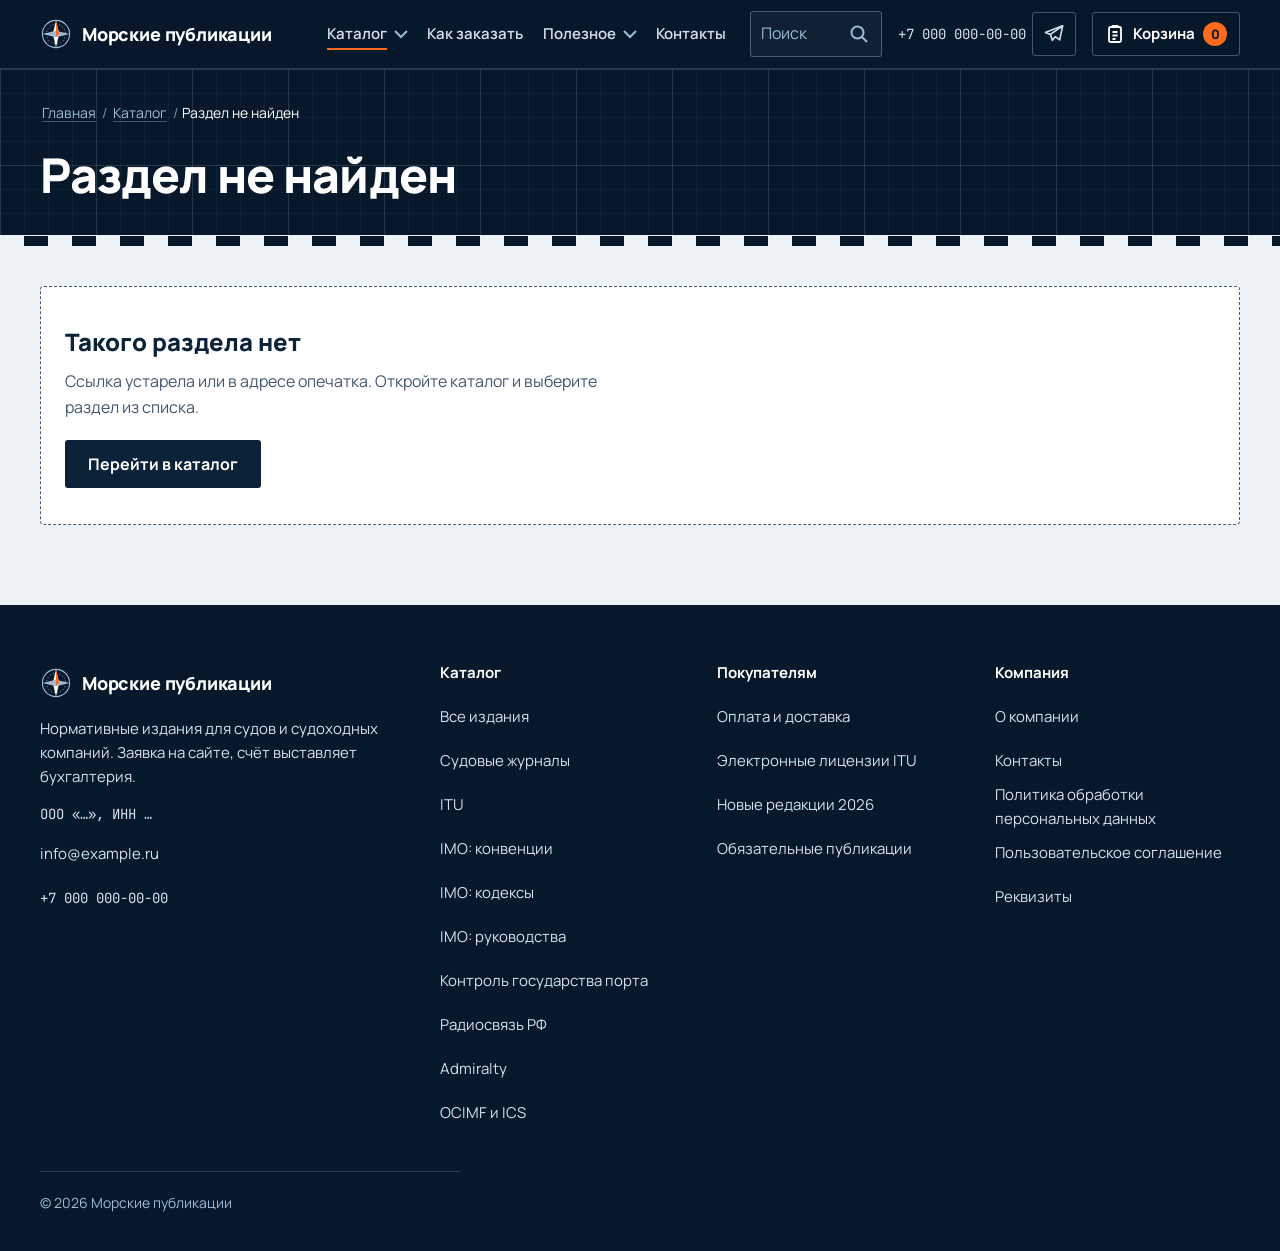
<file: v2/razdel.html>
<!doctype html>
<html lang="ru">
<head>
<meta charset="utf-8">
<meta name="viewport" content="width=device-width, initial-scale=1">
<meta name="robots" content="noindex, nofollow">
<title>Раздел каталога | Морские публикации</title>
<meta name="description" content="Раздел каталога морских нормативных публикаций: издания, цены, вопросы и ответы. Добавьте издания в корзину, счёт выставит бухгалтерия.">
<meta name="theme-color" content="#06182A">
<link rel="icon" href="data:image/svg+xml,%3Csvg xmlns='http://www.w3.org/2000/svg' viewBox='-20 -20 40 40'%3E%3Crect x='-20' y='-20' width='40' height='40' fill='%2306182A'/%3E%3Cpath d='M0-17L4 0 0 17-4 0Z' fill='%23fff'/%3E%3Cpath d='M-17 0L0-4 17 0 0 4Z' fill='%239DBBD6'/%3E%3Cpath d='M0-17L4 0 0 3Z' fill='%23FF6B1A'/%3E%3C/svg%3E">
<link rel="preload" href="assets/fonts/manrope-cyrillic-wght.woff2" as="font" type="font/woff2" crossorigin>
<link rel="stylesheet" href="assets/css/style.css">
</head>
<body data-page="section">
<a class="skip" href="#main">К содержимому</a>
<header class="site-header" id="top">
  <div class="wrap site-header__bar">
    <a class="logo" href="index.html" aria-label="Морские публикации, на главную"><svg viewBox="-20 -20 40 40" aria-hidden="true" focusable="false"><circle r="17" fill="none" stroke="#9DBBD6" stroke-width="1.4"/><circle r="12" fill="none" stroke="#9DBBD6" stroke-width="1" stroke-dasharray="1.5 2.5"/><path d="M0-17L4 0 0 17-4 0Z" fill="#fff"/><path d="M-17 0L0-4 17 0 0 4Z" fill="#9DBBD6"/><path d="M0-17L4 0 0 3Z" fill="#FF6B1A"/></svg><span>Морские публикации</span></a>
    <nav class="nav" id="nav" aria-label="Основное меню">
      <ul class="nav__list">
        <li class="nav__item nav__item--sub">
          <a href="katalog.html" aria-current="page">Каталог</a>
          <button class="nav__more" type="button" aria-expanded="false" aria-label="Разделы каталога"><svg width="14" height="9" viewBox="0 0 14 9" fill="none" stroke="currentColor" stroke-width="2" aria-hidden="true"><path d="M1 1l6 6 6-6"/></svg></button>
          <ul class="nav__sub">
            <li><a href="katalog.html">Все издания</a></li>
            <li><a href="razdel.html?slug=sudovye-zhurnaly">Судовые журналы</a></li>
            <li><a href="razdel.html?slug=itu">ITU</a></li>
            <li><a href="razdel.html?slug=imo-konvencii">IMO: конвенции</a></li>
            <li><a href="razdel.html?slug=imo-kodeksy">IMO: кодексы</a></li>
            <li><a href="razdel.html?slug=imo-rukovodstva">IMO: руководства</a></li>
            <li><a href="razdel.html?slug=kontrol-gosudarstva-porta">Контроль государства порта</a></li>
            <li><a href="razdel.html?slug=radiosvyaz">Радиосвязь РФ</a></li>
            <li><a href="razdel.html?slug=admiralty">Admiralty</a></li>
            <li><a href="razdel.html?slug=ocimf-ics">OCIMF и ICS</a></li>
          </ul>
        </li>
        <li><a href="stranica.html?slug=oplata-i-dostavka">Как заказать</a></li>
        <li class="nav__item nav__item--sub">
          <a href="stranica.html?slug=licenzii-itu" data-useful-root>Полезное</a>
          <button class="nav__more" type="button" aria-expanded="false" aria-label="Полезные страницы"><svg width="14" height="9" viewBox="0 0 14 9" fill="none" stroke="currentColor" stroke-width="2" aria-hidden="true"><path d="M1 1l6 6 6-6"/></svg></button>
          <ul class="nav__sub">
            <li><a href="stranica.html?slug=licenzii-itu">Электронные лицензии ITU</a></li>
            <li><a href="stranica.html?slug=novye-redakcii-2026">Новые редакции 2026</a></li>
            <li><a href="stranica.html?slug=obyazatelnye-publikacii">Обязательные публикации на борту</a></li>
          </ul>
        </li>
        <li><a href="stranica.html?slug=kontakty">Контакты</a></li>
      </ul>
      <form class="hsearch" role="search" action="katalog.html" method="get">
        <label class="sr-only" for="hq">Поиск по каталогу</label>
        <input id="hq" type="search" name="q" placeholder="Поиск" autocomplete="off">
        <button type="submit" aria-label="Найти"><svg width="20" height="20" viewBox="0 0 20 20" fill="none" stroke="currentColor" stroke-width="2" aria-hidden="true"><circle cx="8.5" cy="8.5" r="6"/><path d="M13 13l5 5"/></svg></button>
      </form>
      <a class="nav__phone" href="tel:+70000000000">+7 000 000-00-00</a>
      <a class="nav__tg" href="#" data-tg aria-label="Написать в Telegram"><svg viewBox="0 0 24 24" width="22" height="22" fill="none" stroke="currentColor" stroke-width="1.7" stroke-linejoin="round" aria-hidden="true" focusable="false"><path d="M21.5 3 2.5 10.4l5.6 2.1 2.1 6.4 3.1-4 4.9 3.6z"/><path d="M8.1 12.5 21.5 3"/></svg><span class="nav__tg-t">Написать в Telegram</span></a>
    </nav>
    <a class="cartlink" href="korzina.html" aria-label="Корзина, позиций: 0"><svg viewBox="0 0 20 20" fill="none" stroke="currentColor" stroke-width="1.8" aria-hidden="true"><rect x="4" y="3" width="12" height="15" rx="1.5"/><path d="M7.5 3V1.8h5V3M7.5 8h5M7.5 11.5h5M7.5 15h3"/></svg><span class="cartlink__t">Корзина</span><span class="cartlink__n" data-cart-count>0</span></a>
    <button class="burger" type="button" aria-expanded="false" aria-controls="nav" aria-label="Открыть меню"><svg class="i-open" width="22" height="22" viewBox="0 0 22 22" stroke="currentColor" stroke-width="2" aria-hidden="true"><path d="M3 6h16M3 11h16M3 16h16"/></svg><svg class="i-close" width="22" height="22" viewBox="0 0 22 22" stroke="currentColor" stroke-width="2" aria-hidden="true"><path d="M4 4l14 14M18 4L4 18"/></svg></button>
  </div>
</header>
<main id="main">
<div id="page-head"><section class="pagehead chart-bg chart-edge">
  <div class="wrap">
    <nav aria-label="Хлебные крошки"><ol class="crumbs"><li><a href="index.html">Главная</a></li><li><a href="katalog.html">Каталог</a></li><li><span aria-current="page">Раздел</span></li></ol></nav>
    <h1 id="page-title">Раздел каталога</h1>
  </div>
</section></div>
<div id="content"><div class="wrap"><p class="status">Загружаем раздел…</p></div></div>
</main>
<footer class="site-footer chart-bg">
  <div class="wrap">
    <div class="site-footer__grid">
      <div class="site-footer__brand">
        <a class="logo" href="index.html" aria-label="Морские публикации, на главную"><svg viewBox="-20 -20 40 40" aria-hidden="true" focusable="false"><circle r="17" fill="none" stroke="#9DBBD6" stroke-width="1.4"/><circle r="12" fill="none" stroke="#9DBBD6" stroke-width="1" stroke-dasharray="1.5 2.5"/><path d="M0-17L4 0 0 17-4 0Z" fill="#fff"/><path d="M-17 0L0-4 17 0 0 4Z" fill="#9DBBD6"/><path d="M0-17L4 0 0 3Z" fill="#FF6B1A"/></svg><span>Морские публикации</span></a>
        <p>Нормативные издания для судов и судоходных компаний. Заявка на сайте, счёт выставляет бухгалтерия.</p>
        <p class="mono site-footer__req">ООО «…», ИНН …</p>
        <ul class="site-footer__contacts">
          <li><a href="mailto:info@example.ru">info@example.ru</a></li>
          <li><a class="mono" href="tel:+70000000000">+7 000 000-00-00</a></li>
        </ul>
      </div>
      <nav aria-labelledby="fcat">
        <h2 id="fcat">Каталог</h2>
        <ul>
          <li><a href="katalog.html">Все издания</a></li>
          <li><a href="razdel.html?slug=sudovye-zhurnaly">Судовые журналы</a></li>
          <li><a href="razdel.html?slug=itu">ITU</a></li>
          <li><a href="razdel.html?slug=imo-konvencii">IMO: конвенции</a></li>
          <li><a href="razdel.html?slug=imo-kodeksy">IMO: кодексы</a></li>
          <li><a href="razdel.html?slug=imo-rukovodstva">IMO: руководства</a></li>
          <li><a href="razdel.html?slug=kontrol-gosudarstva-porta">Контроль государства порта</a></li>
          <li><a href="razdel.html?slug=radiosvyaz">Радиосвязь РФ</a></li>
          <li><a href="razdel.html?slug=admiralty">Admiralty</a></li>
          <li><a href="razdel.html?slug=ocimf-ics">OCIMF и ICS</a></li>
        </ul>
      </nav>
      <nav aria-labelledby="fbuy">
        <h2 id="fbuy">Покупателям</h2>
        <ul>
          <li><a href="stranica.html?slug=oplata-i-dostavka">Оплата и доставка</a></li>
          <li><a href="stranica.html?slug=licenzii-itu">Электронные лицензии ITU</a></li>
          <li><a href="stranica.html?slug=novye-redakcii-2026">Новые редакции 2026</a></li>
          <li><a href="stranica.html?slug=obyazatelnye-publikacii">Обязательные публикации</a></li>
        </ul>
      </nav>
      <nav aria-labelledby="fco">
        <h2 id="fco">Компания</h2>
        <ul>
          <li><a href="stranica.html?slug=o-kompanii">О компании</a></li>
          <li><a href="stranica.html?slug=kontakty">Контакты</a></li>
          <li><a href="#">Политика обработки персональных данных</a></li>
          <li><a href="#">Пользовательское соглашение</a></li>
          <li><a href="#">Реквизиты</a></li>
        </ul>
      </nav>
    </div>
    <p class="site-footer__legal">© 2026 Морские публикации</p>
  </div>
</footer>
<script src="assets/js/app.js"></script>
<script src="assets/js/razdel.js"></script>
</body>
</html>
</file>
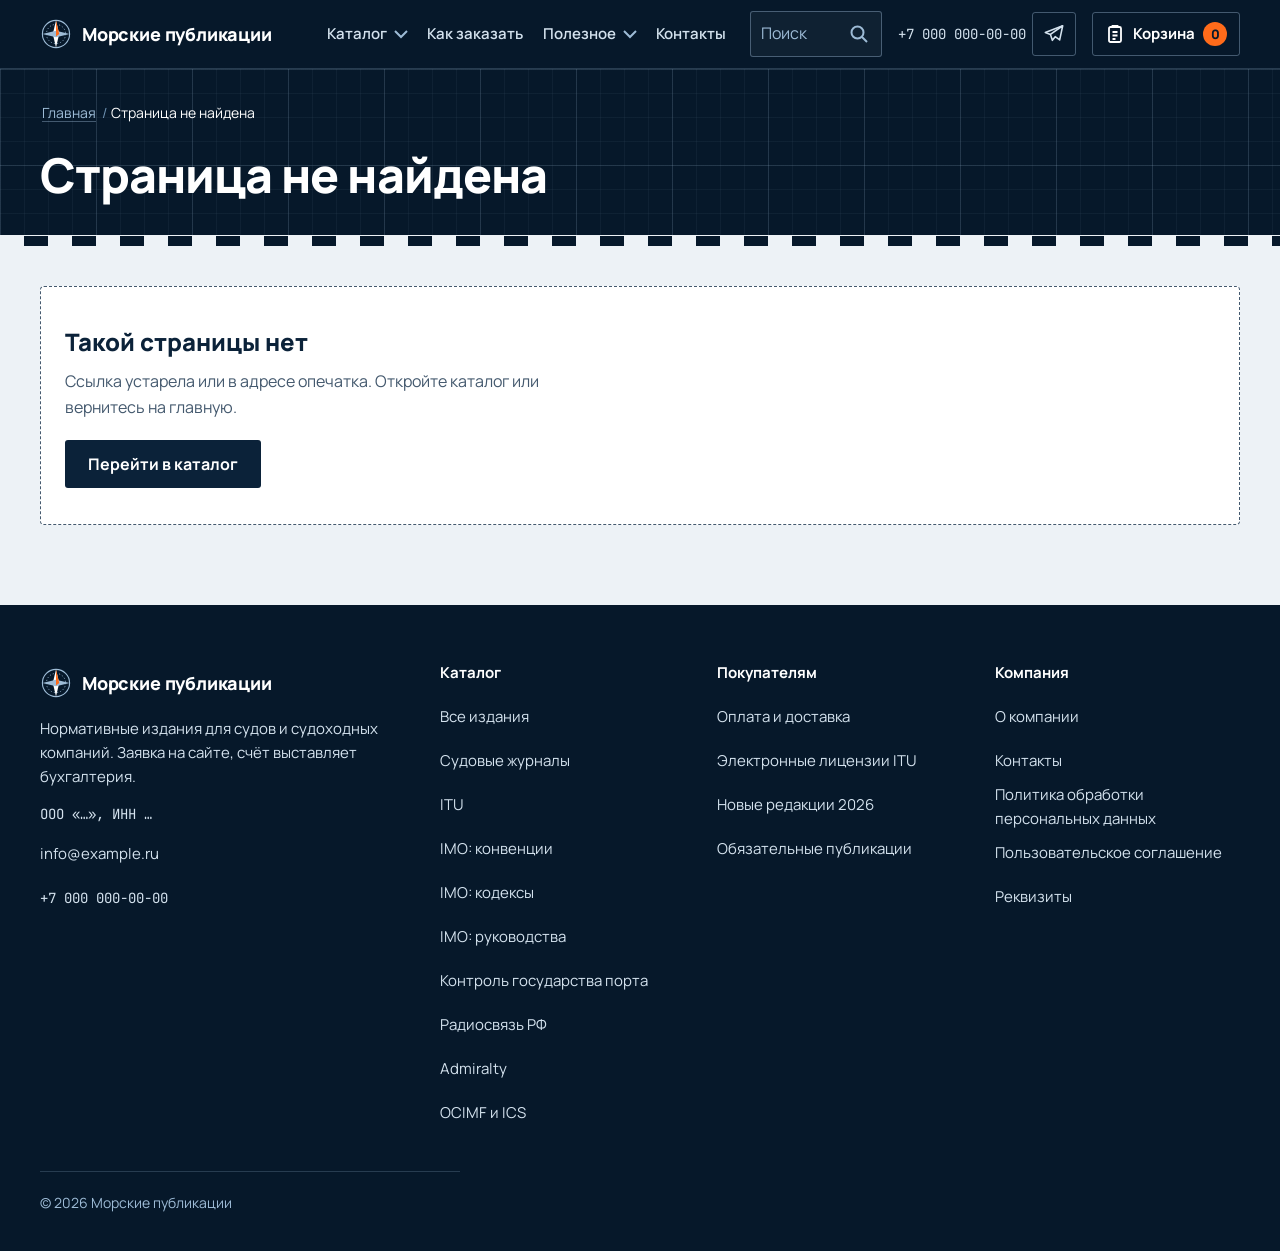
<file: v2/stranica.html>
<!doctype html>
<html lang="ru">
<head>
<meta charset="utf-8">
<meta name="viewport" content="width=device-width, initial-scale=1">
<meta name="robots" content="noindex, nofollow">
<title>Информация | Морские публикации</title>
<meta name="description" content="Информация для покупателей морских нормативных публикаций: оплата и доставка, электронные лицензии, новые редакции.">
<meta name="theme-color" content="#06182A">
<link rel="icon" href="data:image/svg+xml,%3Csvg xmlns='http://www.w3.org/2000/svg' viewBox='-20 -20 40 40'%3E%3Crect x='-20' y='-20' width='40' height='40' fill='%2306182A'/%3E%3Cpath d='M0-17L4 0 0 17-4 0Z' fill='%23fff'/%3E%3Cpath d='M-17 0L0-4 17 0 0 4Z' fill='%239DBBD6'/%3E%3Cpath d='M0-17L4 0 0 3Z' fill='%23FF6B1A'/%3E%3C/svg%3E">
<link rel="preload" href="assets/fonts/manrope-cyrillic-wght.woff2" as="font" type="font/woff2" crossorigin>
<link rel="stylesheet" href="assets/css/style.css">
</head>
<body data-page="info">
<a class="skip" href="#main">К содержимому</a>
<header class="site-header" id="top">
  <div class="wrap site-header__bar">
    <a class="logo" href="index.html" aria-label="Морские публикации, на главную"><svg viewBox="-20 -20 40 40" aria-hidden="true" focusable="false"><circle r="17" fill="none" stroke="#9DBBD6" stroke-width="1.4"/><circle r="12" fill="none" stroke="#9DBBD6" stroke-width="1" stroke-dasharray="1.5 2.5"/><path d="M0-17L4 0 0 17-4 0Z" fill="#fff"/><path d="M-17 0L0-4 17 0 0 4Z" fill="#9DBBD6"/><path d="M0-17L4 0 0 3Z" fill="#FF6B1A"/></svg><span>Морские публикации</span></a>
    <nav class="nav" id="nav" aria-label="Основное меню">
      <ul class="nav__list">
        <li class="nav__item nav__item--sub">
          <a href="katalog.html">Каталог</a>
          <button class="nav__more" type="button" aria-expanded="false" aria-label="Разделы каталога"><svg width="14" height="9" viewBox="0 0 14 9" fill="none" stroke="currentColor" stroke-width="2" aria-hidden="true"><path d="M1 1l6 6 6-6"/></svg></button>
          <ul class="nav__sub">
            <li><a href="katalog.html">Все издания</a></li>
            <li><a href="razdel.html?slug=sudovye-zhurnaly">Судовые журналы</a></li>
            <li><a href="razdel.html?slug=itu">ITU</a></li>
            <li><a href="razdel.html?slug=imo-konvencii">IMO: конвенции</a></li>
            <li><a href="razdel.html?slug=imo-kodeksy">IMO: кодексы</a></li>
            <li><a href="razdel.html?slug=imo-rukovodstva">IMO: руководства</a></li>
            <li><a href="razdel.html?slug=kontrol-gosudarstva-porta">Контроль государства порта</a></li>
            <li><a href="razdel.html?slug=radiosvyaz">Радиосвязь РФ</a></li>
            <li><a href="razdel.html?slug=admiralty">Admiralty</a></li>
            <li><a href="razdel.html?slug=ocimf-ics">OCIMF и ICS</a></li>
          </ul>
        </li>
        <li><a href="stranica.html?slug=oplata-i-dostavka">Как заказать</a></li>
        <li class="nav__item nav__item--sub">
          <a href="stranica.html?slug=licenzii-itu" data-useful-root>Полезное</a>
          <button class="nav__more" type="button" aria-expanded="false" aria-label="Полезные страницы"><svg width="14" height="9" viewBox="0 0 14 9" fill="none" stroke="currentColor" stroke-width="2" aria-hidden="true"><path d="M1 1l6 6 6-6"/></svg></button>
          <ul class="nav__sub">
            <li><a href="stranica.html?slug=licenzii-itu">Электронные лицензии ITU</a></li>
            <li><a href="stranica.html?slug=novye-redakcii-2026">Новые редакции 2026</a></li>
            <li><a href="stranica.html?slug=obyazatelnye-publikacii">Обязательные публикации на борту</a></li>
          </ul>
        </li>
        <li><a href="stranica.html?slug=kontakty">Контакты</a></li>
      </ul>
      <form class="hsearch" role="search" action="katalog.html" method="get">
        <label class="sr-only" for="hq">Поиск по каталогу</label>
        <input id="hq" type="search" name="q" placeholder="Поиск" autocomplete="off">
        <button type="submit" aria-label="Найти"><svg width="20" height="20" viewBox="0 0 20 20" fill="none" stroke="currentColor" stroke-width="2" aria-hidden="true"><circle cx="8.5" cy="8.5" r="6"/><path d="M13 13l5 5"/></svg></button>
      </form>
      <a class="nav__phone" href="tel:+70000000000">+7 000 000-00-00</a>
      <a class="nav__tg" href="#" data-tg aria-label="Написать в Telegram"><svg viewBox="0 0 24 24" width="22" height="22" fill="none" stroke="currentColor" stroke-width="1.7" stroke-linejoin="round" aria-hidden="true" focusable="false"><path d="M21.5 3 2.5 10.4l5.6 2.1 2.1 6.4 3.1-4 4.9 3.6z"/><path d="M8.1 12.5 21.5 3"/></svg><span class="nav__tg-t">Написать в Telegram</span></a>
    </nav>
    <a class="cartlink" href="korzina.html" aria-label="Корзина, позиций: 0"><svg viewBox="0 0 20 20" fill="none" stroke="currentColor" stroke-width="1.8" aria-hidden="true"><rect x="4" y="3" width="12" height="15" rx="1.5"/><path d="M7.5 3V1.8h5V3M7.5 8h5M7.5 11.5h5M7.5 15h3"/></svg><span class="cartlink__t">Корзина</span><span class="cartlink__n" data-cart-count>0</span></a>
    <button class="burger" type="button" aria-expanded="false" aria-controls="nav" aria-label="Открыть меню"><svg class="i-open" width="22" height="22" viewBox="0 0 22 22" stroke="currentColor" stroke-width="2" aria-hidden="true"><path d="M3 6h16M3 11h16M3 16h16"/></svg><svg class="i-close" width="22" height="22" viewBox="0 0 22 22" stroke="currentColor" stroke-width="2" aria-hidden="true"><path d="M4 4l14 14M18 4L4 18"/></svg></button>
  </div>
</header>
<main id="main">
<div id="page-head"><section class="pagehead chart-bg chart-edge">
  <div class="wrap">
    <nav aria-label="Хлебные крошки"><ol class="crumbs"><li><a href="index.html">Главная</a></li><li><span aria-current="page">Информация</span></li></ol></nav>
    <h1 id="page-title">Информация</h1>
  </div>
</section></div>
<div id="content"><div class="wrap"><p class="status">Загружаем страницу…</p></div></div>
</main>
<footer class="site-footer chart-bg">
  <div class="wrap">
    <div class="site-footer__grid">
      <div class="site-footer__brand">
        <a class="logo" href="index.html" aria-label="Морские публикации, на главную"><svg viewBox="-20 -20 40 40" aria-hidden="true" focusable="false"><circle r="17" fill="none" stroke="#9DBBD6" stroke-width="1.4"/><circle r="12" fill="none" stroke="#9DBBD6" stroke-width="1" stroke-dasharray="1.5 2.5"/><path d="M0-17L4 0 0 17-4 0Z" fill="#fff"/><path d="M-17 0L0-4 17 0 0 4Z" fill="#9DBBD6"/><path d="M0-17L4 0 0 3Z" fill="#FF6B1A"/></svg><span>Морские публикации</span></a>
        <p>Нормативные издания для судов и судоходных компаний. Заявка на сайте, счёт выставляет бухгалтерия.</p>
        <p class="mono site-footer__req">ООО «…», ИНН …</p>
        <ul class="site-footer__contacts">
          <li><a href="mailto:info@example.ru">info@example.ru</a></li>
          <li><a class="mono" href="tel:+70000000000">+7 000 000-00-00</a></li>
        </ul>
      </div>
      <nav aria-labelledby="fcat">
        <h2 id="fcat">Каталог</h2>
        <ul>
          <li><a href="katalog.html">Все издания</a></li>
          <li><a href="razdel.html?slug=sudovye-zhurnaly">Судовые журналы</a></li>
          <li><a href="razdel.html?slug=itu">ITU</a></li>
          <li><a href="razdel.html?slug=imo-konvencii">IMO: конвенции</a></li>
          <li><a href="razdel.html?slug=imo-kodeksy">IMO: кодексы</a></li>
          <li><a href="razdel.html?slug=imo-rukovodstva">IMO: руководства</a></li>
          <li><a href="razdel.html?slug=kontrol-gosudarstva-porta">Контроль государства порта</a></li>
          <li><a href="razdel.html?slug=radiosvyaz">Радиосвязь РФ</a></li>
          <li><a href="razdel.html?slug=admiralty">Admiralty</a></li>
          <li><a href="razdel.html?slug=ocimf-ics">OCIMF и ICS</a></li>
        </ul>
      </nav>
      <nav aria-labelledby="fbuy">
        <h2 id="fbuy">Покупателям</h2>
        <ul>
          <li><a href="stranica.html?slug=oplata-i-dostavka">Оплата и доставка</a></li>
          <li><a href="stranica.html?slug=licenzii-itu">Электронные лицензии ITU</a></li>
          <li><a href="stranica.html?slug=novye-redakcii-2026">Новые редакции 2026</a></li>
          <li><a href="stranica.html?slug=obyazatelnye-publikacii">Обязательные публикации</a></li>
        </ul>
      </nav>
      <nav aria-labelledby="fco">
        <h2 id="fco">Компания</h2>
        <ul>
          <li><a href="stranica.html?slug=o-kompanii">О компании</a></li>
          <li><a href="stranica.html?slug=kontakty">Контакты</a></li>
          <li><a href="#">Политика обработки персональных данных</a></li>
          <li><a href="#">Пользовательское соглашение</a></li>
          <li><a href="#">Реквизиты</a></li>
        </ul>
      </nav>
    </div>
    <p class="site-footer__legal">© 2026 Морские публикации</p>
  </div>
</footer>
<script src="assets/js/app.js"></script>
<script src="assets/js/stranica.js"></script>
</body>
</html>
</file>
<file: v1/assets/css/style.css>
/* Морские публикации, вариант v1 «Издательский каталог».
   Светлая палитра, один акцент морской синий. IBM Plex Sans / Serif / Mono, файлы лежат локально. */

@font-face{font-family:"IBM Plex Sans";font-weight:400;font-style:normal;font-display:swap;src:url("../fonts/ibm-plex-sans-cyrillic-400.woff2") format("woff2");unicode-range:U+0301,U+0400-045F,U+0490-0491,U+04B0-04B1,U+2116}
@font-face{font-family:"IBM Plex Sans";font-weight:400;font-style:normal;font-display:swap;src:url("../fonts/ibm-plex-sans-latin-400.woff2") format("woff2");unicode-range:U+0000-00FF,U+0131,U+0152-0153,U+02BB-02BC,U+02C6,U+02DA,U+02DC,U+0304,U+0308,U+0329,U+2000-206F,U+20AC,U+2122,U+2191,U+2193,U+2212,U+2215,U+FEFF,U+FFFD}
@font-face{font-family:"IBM Plex Sans";font-weight:600;font-style:normal;font-display:swap;src:url("../fonts/ibm-plex-sans-cyrillic-600.woff2") format("woff2");unicode-range:U+0301,U+0400-045F,U+0490-0491,U+04B0-04B1,U+2116}
@font-face{font-family:"IBM Plex Sans";font-weight:600;font-style:normal;font-display:swap;src:url("../fonts/ibm-plex-sans-latin-600.woff2") format("woff2");unicode-range:U+0000-00FF,U+0131,U+0152-0153,U+02BB-02BC,U+02C6,U+02DA,U+02DC,U+0304,U+0308,U+0329,U+2000-206F,U+20AC,U+2122,U+2191,U+2193,U+2212,U+2215,U+FEFF,U+FFFD}
@font-face{font-family:"IBM Plex Serif";font-weight:600;font-style:normal;font-display:swap;src:url("../fonts/ibm-plex-serif-cyrillic-600.woff2") format("woff2");unicode-range:U+0301,U+0400-045F,U+0490-0491,U+04B0-04B1,U+2116}
@font-face{font-family:"IBM Plex Serif";font-weight:600;font-style:normal;font-display:swap;src:url("../fonts/ibm-plex-serif-latin-600.woff2") format("woff2");unicode-range:U+0000-00FF,U+0131,U+0152-0153,U+02BB-02BC,U+02C6,U+02DA,U+02DC,U+0304,U+0308,U+0329,U+2000-206F,U+20AC,U+2122,U+2191,U+2193,U+2212,U+2215,U+FEFF,U+FFFD}
@font-face{font-family:"IBM Plex Mono";font-weight:400;font-style:normal;font-display:swap;src:url("../fonts/ibm-plex-mono-cyrillic-400.woff2") format("woff2");unicode-range:U+0301,U+0400-045F,U+0490-0491,U+04B0-04B1,U+2116}
@font-face{font-family:"IBM Plex Mono";font-weight:400;font-style:normal;font-display:swap;src:url("../fonts/ibm-plex-mono-latin-400.woff2") format("woff2");unicode-range:U+0000-00FF,U+0131,U+0152-0153,U+02BB-02BC,U+02C6,U+02DA,U+02DC,U+0304,U+0308,U+0329,U+2000-206F,U+20AC,U+2122,U+2191,U+2193,U+2212,U+2215,U+FEFF,U+FFFD}

:root{
  --paper:#ffffff;
  --mist:#f2f5f9;
  --mist-2:#e6edf5;
  --rule:#d3dce7;
  --rule-strong:#6f849e;
  --ink:#0c2340;
  --ink-2:#44566c;
  --accent:#0a5aa8;
  --accent-dark:#07457f;
  --accent-tint:#e3eef9;
  --danger:#b3261e;
  --danger-tint:#fdeceb;
  --sans:"IBM Plex Sans",system-ui,-apple-system,"Segoe UI",Arial,sans-serif;
  --serif:"IBM Plex Serif",Georgia,"Times New Roman",serif;
  --mono:"IBM Plex Mono",ui-monospace,Consolas,"Courier New",monospace;
  --gutter:16px;
  --wrap:1280px;
}
@media (min-width:768px){:root{--gutter:32px}}
@media (min-width:1280px){:root{--gutter:40px}}

*,*::before,*::after{box-sizing:border-box}
html{-webkit-text-size-adjust:100%;scroll-behavior:smooth;scroll-padding-top:16px}
body{margin:0;background:var(--paper);color:var(--ink);font-family:var(--sans);font-size:16px;line-height:1.55;font-feature-settings:"tnum" 1}
img{max-width:100%;height:auto;display:block}
h1,h2,h3,h4,p,ul,ol,dl,dd,figure{margin:0}
ul,ol{padding:0;list-style:none}
a{color:var(--accent);text-underline-offset:3px}
a:hover{color:var(--accent-dark)}
button,input,select,textarea{font:inherit;color:inherit}
:focus-visible{outline:3px solid var(--accent);outline-offset:2px}
.visually-hidden{position:absolute!important;width:1px;height:1px;margin:-1px;padding:0;overflow:hidden;clip:rect(0 0 0 0);white-space:nowrap;border:0}
.nowrap{white-space:nowrap}
.skip-link{position:absolute;left:var(--gutter);top:-100px;z-index:100;background:var(--ink);color:#fff;padding:12px 16px;min-height:44px}
.skip-link:focus{top:8px}
.container{width:100%;max-width:var(--wrap);margin-inline:auto;padding-inline:var(--gutter)}

/* ---------- типографика ---------- */
.h-display,.h-section,.h-page{font-family:var(--serif);font-weight:600;color:var(--ink);letter-spacing:-.01em}
.h-display{font-size:clamp(2rem,1.1rem + 3vw,3.25rem);line-height:1.08}
.h-page{font-size:clamp(1.75rem,1.2rem + 2vw,2.6rem);line-height:1.12}
.h-section{font-size:clamp(1.5rem,1.2rem + 1.1vw,2.1rem);line-height:1.18}
.lead{font-size:clamp(1rem,.95rem + .3vw,1.1875rem);line-height:1.55;color:var(--ink-2);max-width:56ch}
.sku{font-family:var(--mono);font-size:.8125rem;letter-spacing:.02em;color:var(--ink-2)}
.price{font-weight:600;white-space:nowrap}
.price--ask{font-weight:400;color:var(--ink-2);white-space:normal}
.muted{color:var(--ink-2)}
.small{font-size:.875rem}

/* ---------- кнопки и поля ---------- */
.btn{display:inline-flex;align-items:center;justify-content:center;gap:8px;min-height:44px;padding:0 20px;border:1px solid var(--ink);border-radius:2px;background:var(--paper);color:var(--ink);font-weight:600;font-size:.9375rem;line-height:1.2;text-decoration:none;cursor:pointer;transition:background-color .15s,border-color .15s,color .15s}
.btn:hover{background:var(--mist);color:var(--ink)}
.btn--primary{background:var(--accent);border-color:var(--accent);color:#fff}
.btn--primary:hover{background:var(--accent-dark);border-color:var(--accent-dark);color:#fff}
.btn--lg{min-height:52px;padding:0 26px;font-size:1rem}
.btn--block{width:100%}
.btn--added{background:var(--accent-tint);border-color:var(--accent);color:var(--accent-dark)}
.btn--added:hover{background:#d3e5f6;color:var(--accent-dark)}
.btn svg{flex:none}
.btn--quiet{border-color:var(--rule-strong);font-weight:600}
.link-btn{background:none;border:0;padding:0;min-height:44px;color:var(--accent);text-decoration:underline;text-underline-offset:3px;cursor:pointer;font-size:.9375rem}
.link-btn:hover{color:var(--accent-dark)}

.field{display:grid;gap:6px}
.field label,.field .label{font-weight:600;font-size:.9375rem}
.req{color:var(--danger);margin-left:2px}
.hint{font-weight:400;color:var(--ink-2);font-size:.8125rem;margin-left:8px}
.input,.select,.textarea{width:100%;min-height:44px;padding:9px 12px;border:1px solid var(--rule-strong);border-radius:2px;background:var(--paper);color:var(--ink)}
.textarea{min-height:104px;resize:vertical}
.select{appearance:none;padding-right:38px;background-image:url("data:image/svg+xml,%3Csvg xmlns='http://www.w3.org/2000/svg' width='12' height='8' viewBox='0 0 12 8'%3E%3Cpath d='M1 1l5 5 5-5' fill='none' stroke='%230c2340' stroke-width='1.8'/%3E%3C/svg%3E");background-repeat:no-repeat;background-position:right 14px center}
.input::placeholder,.textarea::placeholder{color:#5f7188}
.input:focus,.select:focus,.textarea:focus{border-color:var(--accent);outline:3px solid var(--accent-tint);outline-offset:0;box-shadow:0 0 0 1px var(--accent)}
.input[aria-invalid="true"],.textarea[aria-invalid="true"]{border-color:var(--danger);background:var(--danger-tint)}
.field-error{color:var(--danger);font-size:.875rem;font-weight:600;display:flex;gap:6px;align-items:flex-start}
.field-error:empty{display:none}

/* ---------- шапка ---------- */
.topbar{background:var(--mist);border-bottom:1px solid var(--rule);font-size:.875rem}
.topbar .container{display:flex;justify-content:space-between;align-items:center;gap:16px;min-height:44px}
.topbar p{color:var(--ink-2)}
.topbar a{display:inline-flex;align-items:center;min-height:44px;color:var(--ink);font-weight:400;text-decoration:none;font-family:var(--mono);font-size:.875rem}
.topbar a:hover{color:var(--accent)}
.topbar .topbar-note{display:none}
@media (min-width:768px){.topbar .topbar-note{display:block}}
.site-header{position:relative;background:var(--paper);border-bottom:1px solid var(--rule);z-index:20}
.header-main{display:flex;flex-wrap:wrap;align-items:center;gap:0 12px;min-height:72px}
.logo{white-space:nowrap;display:inline-flex;align-items:center;gap:10px;margin-right:auto;min-height:44px;color:var(--ink);text-decoration:none;font-family:var(--serif);font-weight:600;font-size:1.0625rem;letter-spacing:-.01em;line-height:1.1}
.logo:hover{color:var(--ink)}
.logo svg{flex:none}
.nav{order:5;flex-basis:100%;display:none;border-top:1px solid var(--rule);padding:8px 0 16px}
.nav.is-open{display:block}
.nav ul{display:grid}
.nav a{display:flex;align-items:center;min-height:48px;color:var(--ink);text-decoration:none;font-weight:600;border-bottom:1px solid var(--rule)}
.nav a:hover,.nav a[aria-current="page"]{color:var(--accent)}
.nav a[aria-current="page"]{box-shadow:inset 0 -2px 0 var(--accent)}
.header-search{display:none}
.nav .header-search{display:flex;margin-top:12px}
.search-box{display:flex;width:100%}
.search-box .input{border-right:0;border-radius:2px 0 0 2px;min-width:0}
.search-box .btn{border-radius:0 2px 2px 0;flex:none}
.cart-link{display:inline-flex;align-items:center;gap:8px;min-height:44px;padding:0 12px;border:1px solid var(--ink);border-radius:2px;color:var(--ink);text-decoration:none;font-weight:600;font-size:.9375rem}
.cart-link:hover{background:var(--mist);color:var(--ink)}
.cart-link .cart-label{display:none}
.cart-count{display:inline-grid;place-items:center;min-width:24px;height:24px;padding:0 6px;border-radius:12px;background:var(--accent);color:#fff;font-size:.8125rem;font-weight:600;line-height:1}
.cart-count[data-zero="true"]{background:var(--mist-2);color:var(--ink)}
.burger{display:inline-grid;place-items:center;width:44px;height:44px;border:1px solid var(--ink);border-radius:2px;background:var(--paper);cursor:pointer;padding:0}
.burger:hover{background:var(--mist)}
@media (max-width:479px){.cart-link{padding:0 8px;gap:6px}.logo{gap:8px}.logo svg{width:28px;height:28px}}
@media (min-width:480px){.cart-link .cart-label{display:inline}.logo{font-size:1.1875rem}}
@media (min-width:1280px){
  .header-main{flex-wrap:nowrap;gap:0 16px}
  .burger{display:none}
  .nav{order:0;flex-basis:auto;display:block;border:0;padding:0;margin-left:8px}
  .nav ul{display:flex;gap:4px}
  .nav a{border:0;padding:0 12px;min-height:72px;position:relative;white-space:nowrap}
  .nav a[aria-current="page"]{box-shadow:inset 0 -3px 0 var(--accent)}
  .nav a:hover{box-shadow:inset 0 -3px 0 var(--rule-strong)}
  .nav .header-search{display:none}
  .header-search{display:flex;width:230px;flex:none}
  .logo{margin-right:0}
  .header-main .spacer{flex:1}
}
.header-main .spacer{display:none}
@media (min-width:1280px){.header-main .spacer{display:block}}

/* ---------- блоки страниц ---------- */
.section{padding-block:56px}
.section--mist{background:var(--mist)}
@media (min-width:768px){.section{padding-block:80px}}
.section-head{display:flex;flex-wrap:wrap;align-items:baseline;justify-content:space-between;gap:8px 24px;padding-top:14px;border-top:2px solid var(--ink);margin-bottom:32px}
.section-head p{color:var(--ink-2);max-width:52ch}
.section-head a{display:inline-flex;align-items:center;min-height:44px}

/* первый экран */
.hero{border-bottom:1px solid var(--rule)}
.hero-grid{display:grid;grid-template-columns:minmax(0,1fr);gap:32px;padding-block:32px 40px}
.hero-text{display:grid;gap:20px;align-content:center}
.hero-search{max-width:600px}
.hero-search .input{min-height:54px;font-size:1rem}
.hero-search .btn{min-height:54px}
.hero-actions{display:flex;flex-wrap:wrap;align-items:center;gap:12px 16px}
.hero-pub{display:flex;flex-wrap:wrap;align-items:center;gap:8px}
.hero-pub span{color:var(--ink-2);font-size:.875rem;margin-right:4px}
.chip{display:inline-flex;align-items:center;min-height:44px;padding:0 14px;border:1px solid var(--rule-strong);border-radius:2px;color:var(--ink);text-decoration:none;font-weight:600;font-size:.9375rem;background:var(--paper)}
.chip:hover{border-color:var(--accent);color:var(--accent)}
.hero-note{font-size:.875rem;color:var(--ink-2);max-width:56ch;padding-left:12px;border-left:3px solid var(--accent)}
.hero-visual{position:relative;background-color:var(--mist);background-image:repeating-linear-gradient(to bottom,transparent 0,transparent 31px,var(--rule) 31px,var(--rule) 32px);border:1px solid var(--rule);overflow:hidden;padding:36px 8% 20px}
.hero-visual::before{content:"";position:absolute;left:44px;top:0;bottom:0;width:1px;background:#e7b9b9;opacity:.9}
.fan{position:relative;width:90%;aspect-ratio:1/.74;max-width:660px;margin-inline:auto}
.fan a{position:absolute;width:34%;top:var(--top);left:var(--left);transform:translate(0,0) rotate(var(--r));transform-origin:50% 120%;z-index:var(--z);display:block;box-shadow:0 1px 2px rgba(12,35,64,.2),0 10px 24px rgba(12,35,64,.22);background:var(--paper);transition:transform .25s ease}
.fan a:hover{transform:translate(0,-8px) rotate(var(--r))}
.fan img{width:100%;aspect-ratio:.7;object-fit:cover}
.fan a:nth-child(1){--left:0;--top:16%;--r:-13deg;--z:1;--stack:97%}
.fan a:nth-child(2){--left:16.5%;--top:7%;--r:-6.5deg;--z:2;--stack:48.5%}
.fan a:nth-child(3){--left:33%;--top:1%;--r:0deg;--z:5;--stack:0%}
.fan a:nth-child(4){--left:49.5%;--top:7%;--r:6.5deg;--z:3;--stack:-48.5%}
.fan a:nth-child(5){--left:66%;--top:16%;--r:13deg;--z:2;--stack:-97%}
@media (prefers-reduced-motion:no-preference){
  .fan a{animation:fan-out .9s cubic-bezier(.2,.8,.2,1) .15s both}
}
@keyframes fan-out{from{transform:translate(var(--stack),0) rotate(0deg)}to{transform:translate(0,0) rotate(var(--r))}}
@media (min-width:960px){
  .hero-grid{grid-template-columns:minmax(0,.95fr) minmax(0,1.05fr);gap:48px;padding-block:56px 64px;align-items:center}
  .hero-visual{padding:44px 6% 28px}
}

/* разделы плитками */
.tiles{display:grid;grid-template-columns:minmax(0,1fr);gap:1px;background:var(--rule);border:1px solid var(--rule)}
@media (min-width:560px){.tiles{grid-template-columns:repeat(2,minmax(0,1fr))}}
@media (min-width:960px){.tiles{grid-template-columns:repeat(3,minmax(0,1fr))}}
.tile{display:grid;grid-template-rows:auto 1fr auto;gap:10px;padding:22px 22px 18px;background:var(--paper);color:var(--ink);text-decoration:none;min-height:0}
@media (min-width:560px){.tile{min-height:150px}}
.tile:hover{background:var(--accent-tint);color:var(--ink)}
.tile h3{font-family:var(--serif);font-weight:600;font-size:1.375rem;line-height:1.2}
.tile-sub{font-size:.875rem;color:var(--ink-2)}
.tile-foot{display:flex;justify-content:space-between;align-items:center;font-family:var(--mono);font-size:.875rem;color:var(--accent-dark)}
.tile-foot svg{flex:none}

/* издания: вертикальная карточка */
.pubs{display:grid;grid-template-columns:repeat(2,minmax(0,1fr));gap:24px 16px}
@media (min-width:768px){.pubs{grid-template-columns:repeat(4,minmax(0,1fr));gap:32px 24px}}
.pub{display:grid;grid-template-rows:auto 1fr auto;gap:12px;align-content:start;min-width:0}
.cover{display:block;border:1px solid var(--rule);background:var(--mist);transition:border-color .15s}
.cover:hover{border-color:var(--accent)}
.cover img{width:100%;aspect-ratio:5/7;object-fit:contain}
.pub-body{display:grid;gap:4px;align-content:start;min-width:0}
.pub-title{font-size:.9375rem;font-weight:600;line-height:1.35;overflow-wrap:anywhere}
.pub-title a{color:var(--ink);text-decoration:none}
.pub-title a:hover{color:var(--accent);text-decoration:underline}
.pub{position:relative}
.pub-title a::after{content:"";position:absolute;inset:0;z-index:0}
.pub-buy{position:relative;z-index:1}
.pub-facts{font-size:.8125rem;color:var(--ink-2)}
.pub-buy{display:grid;gap:8px}
.pub-buy .btn{width:100%}
.pub-buy .price{font-size:1.0625rem}

/* как заказать */
.steps{display:grid;grid-template-columns:minmax(0,1fr);gap:32px}
@media (min-width:768px){.steps{grid-template-columns:repeat(3,minmax(0,1fr));gap:40px}}
.step{border-top:1px solid var(--rule-strong);padding-top:18px;display:grid;gap:10px;align-content:start}
.step-n{font-family:var(--serif);font-weight:600;font-size:3rem;line-height:1;color:var(--accent)}
.step h3{font-size:1.1875rem;font-weight:600;line-height:1.3}
.step p{color:var(--ink-2);max-width:40ch}

/* лицензии ITU */
.itu{display:grid;grid-template-columns:minmax(0,1fr);gap:28px;background:var(--paper);border:1px solid var(--rule);border-left:6px solid var(--accent);padding:24px}
@media (min-width:960px){.itu{grid-template-columns:minmax(0,1.1fr) minmax(0,.9fr);gap:48px;padding:36px 40px}}
.itu-text{display:grid;gap:14px;align-content:start}
.itu-list{display:grid;border-top:1px solid var(--rule)}
.itu-list a{display:grid;grid-template-columns:minmax(0,1fr) auto;gap:2px 16px;padding:14px 0;border-bottom:1px solid var(--rule);color:var(--ink);text-decoration:none;min-height:44px;align-items:baseline}
.itu-list a:hover strong{color:var(--accent);text-decoration:underline}
.itu-list strong{font-weight:600}
.itu-list .price{text-align:right;font-size:.9375rem}
.itu-list .sku{grid-column:1/-1}

/* FAQ */
.faq-wrap{display:grid;grid-template-columns:minmax(0,1fr);gap:24px}
@media (min-width:960px){.faq-wrap{grid-template-columns:minmax(0,.7fr) minmax(0,1.3fr);gap:56px}}
.faq{border-top:1px solid var(--rule-strong)}
.faq details{border-bottom:1px solid var(--rule-strong)}
.faq summary{display:flex;justify-content:space-between;align-items:center;gap:20px;min-height:60px;padding:12px 0;cursor:pointer;font-weight:600;font-size:1.0625rem;list-style:none;line-height:1.35}
.faq summary::-webkit-details-marker{display:none}
.faq summary::after{content:"";flex:none;width:12px;height:12px;border-right:2px solid var(--accent);border-bottom:2px solid var(--accent);transform:rotate(45deg) translate(-3px,-3px);transition:transform .2s}
.faq details[open] summary::after{transform:rotate(-135deg) translate(-3px,-3px)}
.faq details>div{padding:0 40px 20px 0;color:var(--ink-2);max-width:68ch}

/* подвал */
.site-footer{background:var(--ink);color:#d3deec;padding-block:48px 28px;font-size:.9375rem}
.site-footer a{color:#fff;text-underline-offset:3px}
.site-footer a:hover{color:#bcd7f2}
.site-footer :focus-visible{outline-color:#fff}
.footer-grid{display:grid;grid-template-columns:minmax(0,1fr);gap:32px}
@media (min-width:768px){.footer-grid{grid-template-columns:minmax(0,1.4fr) repeat(2,minmax(0,1fr));gap:48px}}
.footer-grid h2{font-family:var(--serif);font-size:1.125rem;font-weight:600;color:#fff;margin-bottom:12px}
.footer-grid li a{display:inline-flex;align-items:center;min-height:44px}
.footer-grid .logo{color:#fff;margin-bottom:12px}
.footer-grid p+p{margin-top:6px}
.stub{font-family:var(--mono);font-size:.875rem}
.footer-bottom{margin-top:36px;padding-top:20px;border-top:1px solid #35506f;display:flex;flex-wrap:wrap;justify-content:space-between;gap:8px 24px;font-size:.875rem;color:#b9c8da}

/* ---------- внутренние страницы ---------- */
.page-head{padding-block:8px 24px;border-bottom:1px solid var(--rule);display:grid;gap:10px}
.crumbs ol{display:flex;flex-wrap:wrap;gap:0 8px;font-size:.875rem;color:var(--ink-2)}
.crumbs li{display:inline-flex;align-items:center;gap:8px}
.crumbs li+li::before{content:"/";color:var(--rule-strong)}
.crumbs a{display:inline-flex;align-items:center;min-height:44px}
.crumbs [aria-current]{color:var(--ink)}
.page-body{padding-block:28px 72px}

/* каталог */
.catalog{display:grid;grid-template-columns:minmax(0,1fr);gap:24px}
@media (min-width:1024px){.catalog{grid-template-columns:260px minmax(0,1fr);gap:48px;align-items:start}}
.toolbar{display:grid;grid-template-columns:minmax(0,1fr);gap:12px;margin-bottom:8px}
@media (min-width:768px){.toolbar{grid-template-columns:minmax(0,1fr) 230px}}
.toolbar .field{margin:0}
.filters-toggle{justify-self:start}
@media (min-width:1024px){.filters-toggle{display:none}}
.filters{display:none;border:1px solid var(--rule);background:var(--mist);padding:16px 18px 8px}
.filters.is-open{display:block}
@media (min-width:1024px){.filters{display:block;position:sticky;top:16px}}
.filter-block{border:0;padding:0;margin:0 0 14px}
.filter-block legend{font-family:var(--serif);font-weight:600;font-size:1.0625rem;padding:0;margin-bottom:6px;border-bottom:2px solid var(--ink);width:100%;padding-bottom:6px}
.opt{display:flex;align-items:center;gap:10px;min-height:44px;padding:0 4px;cursor:pointer;font-size:.9375rem}
.opt input{width:20px;height:20px;accent-color:var(--accent);flex:none;margin:0}
.opt span:nth-of-type(1){flex:1}
.opt .cnt{font-family:var(--mono);font-size:.8125rem;color:var(--ink-2)}
.opt:has(input:focus-visible){outline:3px solid var(--accent);outline-offset:-2px}
.opt:has(input:checked) span:nth-of-type(1){font-weight:600}
.results-bar{display:flex;flex-wrap:wrap;justify-content:space-between;align-items:center;gap:4px 16px;padding:10px 0;border-bottom:1px solid var(--rule-strong)}
.results-bar strong{font-weight:600}
.sec-head{display:flex;justify-content:space-between;align-items:baseline;gap:16px;margin-top:28px;padding:8px 0;border-bottom:2px solid var(--ink);font-family:var(--serif);font-size:1.25rem;font-weight:600;line-height:1.2}
.sec-head .cnt{font-family:var(--mono);font-size:.875rem;font-weight:400;color:var(--ink-2)}
.rows{display:grid}
.row{display:grid;grid-template-columns:72px minmax(0,1fr);grid-template-areas:"cover main" "buy buy";gap:12px 16px;padding:18px 0;border-bottom:1px solid var(--rule)}
.row-cover{grid-area:cover}
.row-main{grid-area:main;display:grid;gap:4px;align-content:start;min-width:0}
.row-buy{grid-area:buy;display:flex;align-items:center;justify-content:space-between;gap:12px}
.row-meta{display:flex;flex-wrap:wrap;gap:2px 12px;align-items:baseline}
.row-section{font-size:.8125rem;color:var(--ink-2)}
.row-title{font-size:1.0625rem;font-weight:600;line-height:1.35;overflow-wrap:anywhere}
.row-title a{color:var(--ink);text-decoration:none}
.row-title a:hover{color:var(--accent);text-decoration:underline}
.row{position:relative}
.row-title a::after{content:"";position:absolute;inset:0;z-index:0}
.row-buy{position:relative;z-index:1}
.row-facts{font-size:.875rem;color:var(--ink-2)}
.row-buy .price{font-size:1.125rem}
@media (min-width:768px){
  .row{grid-template-columns:88px minmax(0,1fr) 190px;grid-template-areas:"cover main buy";gap:20px 24px;align-items:start}
  .row-buy{flex-direction:column;align-items:stretch;justify-content:flex-start;gap:10px;text-align:right}
  .row-buy .btn{width:100%}
}
.empty{display:grid;gap:12px;justify-items:start;padding:40px 24px;margin-top:20px;background:var(--mist);border:1px dashed var(--rule-strong)}
.empty h2{font-family:var(--serif);font-size:1.5rem;font-weight:600}
.empty[hidden]{display:none}

/* карточка издания */
.product{display:grid;grid-template-columns:minmax(0,1fr);gap:28px}
@media (min-width:900px){.product{grid-template-columns:minmax(0,5fr) minmax(0,7fr);gap:56px;align-items:start}}
.product-cover{max-width:360px;width:100%}
@media (min-width:900px){.product-cover{position:sticky;top:16px;max-width:none}}
.product-cover .cover img{aspect-ratio:auto}
.product-info{display:grid;gap:22px;min-width:0}
.product-info h1{overflow-wrap:anywhere}
.specs{border-top:2px solid var(--ink)}
.specs div{display:grid;grid-template-columns:minmax(0,9.5rem) minmax(0,1fr);gap:12px;padding:10px 0;border-bottom:1px solid var(--rule)}
.specs dt{color:var(--ink-2);font-size:.9375rem}
.specs dd{font-weight:600;overflow-wrap:anywhere}
.specs dd.sku{font-size:.9375rem;color:var(--ink);font-weight:400}
.buybox{display:grid;gap:16px;padding:20px;background:var(--mist);border:1px solid var(--rule)}
.buybox .price-big{font-family:var(--serif);font-weight:600;font-size:2rem;line-height:1.1}
.buybox .price-big.price--ask{font-size:1.5rem;font-family:var(--sans);font-weight:400}
.buy-row{display:flex;flex-wrap:wrap;gap:12px}
.qty{display:inline-flex;align-items:stretch;border:1px solid var(--rule-strong);border-radius:2px;background:var(--paper)}
.qty button{width:44px;min-height:44px;border:0;background:var(--paper);cursor:pointer;font-size:1.25rem;line-height:1;color:var(--ink)}
.qty button:hover{background:var(--mist)}
.qty input{width:52px;border:0;border-inline:1px solid var(--rule);text-align:center;background:var(--paper);-moz-appearance:textfield;font-weight:600}
.qty input::-webkit-outer-spin-button,.qty input::-webkit-inner-spin-button{-webkit-appearance:none;margin:0}
.buy-status{font-size:.9375rem;min-height:0;color:var(--accent-dark);font-weight:600}
.howto{display:grid;gap:0;border-top:1px solid var(--rule-strong)}
.howto h2,.block-title{font-family:var(--serif);font-size:1.25rem;font-weight:600;line-height:1.2}
.howto ol{counter-reset:h;display:grid}
.howto li{counter-increment:h;display:grid;grid-template-columns:28px minmax(0,1fr);gap:8px;padding:10px 0;border-bottom:1px solid var(--rule)}
.howto li::before{content:counter(h);font-family:var(--mono);color:var(--accent);font-weight:400}
.howto-head{padding:14px 0 6px}
.desc{display:grid;gap:10px}
.desc p{max-width:68ch}
.plaque{display:grid;gap:4px;padding:16px 18px;background:var(--accent-tint);border-left:5px solid var(--accent)}
.plaque strong{font-weight:600}
.related{margin-top:64px}

/* заявка */
.cart-layout{display:grid;grid-template-columns:minmax(0,1fr);gap:40px}
@media (min-width:1024px){.cart-layout{grid-template-columns:minmax(0,1.1fr) minmax(0,.9fr);gap:56px;align-items:start}}
.cart-list{border-top:2px solid var(--ink)}
.cart-row{display:grid;grid-template-columns:64px minmax(0,1fr);grid-template-areas:"cover main" "ctl ctl";gap:12px 14px;padding:16px 0;border-bottom:1px solid var(--rule)}
.cart-row .cover{grid-area:cover}
.cart-main{grid-area:main;display:grid;gap:3px;align-content:start;min-width:0}
.cart-main a{display:block;padding-block:12px;margin-block:-12px;color:var(--ink);font-weight:600;line-height:1.35;overflow-wrap:anywhere;text-decoration:none}
.cart-main a:hover{color:var(--accent);text-decoration:underline}
.cart-ctl{grid-area:ctl;display:flex;flex-wrap:wrap;align-items:center;gap:8px 16px}
.cart-ctl .line-price{margin-left:auto;font-weight:600;white-space:nowrap;text-align:right}
.cart-ctl .line-price small{display:block;font-weight:400;color:var(--ink-2);font-size:.8125rem}
@media (min-width:640px){
  .cart-row{grid-template-columns:72px minmax(0,1fr) auto;grid-template-areas:"cover main ctl";align-items:start}
  .cart-ctl{flex-direction:column;align-items:flex-end;gap:10px}
  .cart-ctl .line-price{margin-left:0}
}
.totals{display:grid;gap:6px;padding:18px 0;border-bottom:1px solid var(--rule-strong)}
.totals .total-main{font-family:var(--serif);font-weight:600;font-size:1.375rem;line-height:1.25}
.totals .total-ask{color:var(--ink-2)}
.cart-form{display:grid;gap:18px;padding:24px 20px;background:var(--mist);border:1px solid var(--rule)}
@media (min-width:768px){.cart-form{padding:28px}}
.cart-form h2{font-family:var(--serif);font-size:1.5rem;font-weight:600;line-height:1.2}
.form-grid{display:grid;grid-template-columns:minmax(0,1fr);gap:18px}
@media (min-width:640px) and (max-width:1023px),(min-width:1360px){.form-grid--2{grid-template-columns:repeat(2,minmax(0,1fr))}}
.consent{display:grid;gap:6px}
.consent label{display:grid;grid-template-columns:24px minmax(0,1fr);gap:12px;align-items:start;cursor:pointer;min-height:44px;padding-block:4px}
.consent input{width:24px;height:24px;margin:0;accent-color:var(--accent)}
.form-note{font-size:.875rem;color:var(--ink-2)}
.done{display:grid;gap:18px;max-width:720px;padding:32px 24px;border:1px solid var(--rule);border-top:6px solid var(--accent);background:var(--paper)}
.done h2{font-family:var(--serif);font-weight:600;font-size:clamp(1.6rem,1.2rem + 1.4vw,2.2rem);line-height:1.15}
.order-no{display:inline-block;padding:10px 14px;background:var(--mist);border:1px solid var(--rule);font-family:var(--mono);font-size:1.125rem;font-weight:400}
.done ul{border-top:1px solid var(--rule)}
.done li{display:flex;justify-content:space-between;gap:16px;padding:10px 0;border-bottom:1px solid var(--rule)}
.done li span:last-child{white-space:nowrap;color:var(--ink-2)}
.done-actions{display:flex;flex-wrap:wrap;gap:12px}

@media (prefers-reduced-motion:reduce){
  html{scroll-behavior:auto}
  *,*::before,*::after{animation:none!important;transition:none!important}
}

/* ---------- веер по кругу (fan.js, решение заказчика 15.10: движение видят все) ---------- */
.fan.fan--wheel{width:100%;max-width:660px;aspect-ratio:1/.74;margin-inline:auto}
.fan.fan--wheel a{left:50%;top:0;width:32%;transform-origin:50% 100%;animation:none!important;transition:box-shadow .2s;will-change:transform,opacity}
.fan.fan--wheel a:hover,.fan.fan--wheel a:focus-visible{box-shadow:0 0 0 3px var(--accent),0 14px 30px rgba(12,35,64,.3)}

/* фон первого экрана: светлая морская карта (assets/img/morskaya-karta.svg, make_chart_bg.py) вместо линованной карточки */
.hero-visual{background-color:#e8f0f8;background-image:url("../img/morskaya-karta.svg");background-size:cover;background-position:center;border-color:#c9d8e6}
.hero-visual::before{display:none}

/* ======================================================================
   Наполнение (16.10): меню с выпадающими списками, разделы, издатели,
   информационные страницы, новые блоки главной, подвал в четыре колонки
   ====================================================================== */

/* ---------- меню: подразделы ---------- */
.nav .has-sub{display:grid;grid-template-columns:minmax(0,1fr) 48px}
.nav .has-sub>a{grid-column:1}
.sub-toggle{grid-column:2;display:grid;place-items:center;width:48px;min-height:48px;border:0;border-bottom:1px solid var(--rule);background:none;color:var(--ink);cursor:pointer;padding:0}
.sub-toggle:hover,.nav-btn:hover{color:var(--accent)}
.nav-btn{grid-column:1/-1;display:flex;align-items:center;justify-content:space-between;gap:8px;width:100%;min-height:48px;padding:0;border:0;border-bottom:1px solid var(--rule);background:none;color:var(--ink);font-weight:600;cursor:pointer;text-align:left}
.sub-toggle svg,.nav-btn svg{flex:none;transition:transform .15s}
.sub-toggle[aria-expanded="true"] svg,.nav-btn[aria-expanded="true"] svg{transform:rotate(180deg)}
.nav .submenu{grid-column:1/-1;display:none;background:var(--mist);padding-left:14px}
.nav .has-sub.is-open>.submenu{display:grid}
.nav .submenu a{min-height:44px;font-weight:400;font-size:.9375rem}
@media (min-width:1280px){
  .nav>ul>li{position:relative}
  .nav .has-sub{display:block}
  .sub-toggle{display:none}
  .nav-btn{width:auto;min-height:72px;padding:0 12px;gap:8px;white-space:nowrap;border:0}
  .nav-btn:hover,.nav .has-sub.is-open>.nav-btn,.nav .has-sub:focus-within>.nav-btn{box-shadow:inset 0 -3px 0 var(--rule-strong)}
  .nav .submenu{position:absolute;left:0;top:100%;min-width:300px;padding:6px 0;background:var(--paper);border:1px solid var(--rule-strong);border-top:3px solid var(--accent);box-shadow:0 14px 30px rgba(12,35,64,.16);z-index:40}
  .nav .has-sub:hover>.submenu,.nav .has-sub:focus-within>.submenu,.nav .has-sub.is-open>.submenu{display:block}
  .nav .submenu a{min-height:44px;padding:0 18px;border-bottom:1px solid var(--rule);font-weight:400;box-shadow:none!important;white-space:nowrap}
  .nav .submenu li:last-child a{border-bottom:0}
  .nav .submenu a:hover{background:var(--accent-tint)}
}

/* ---------- плитки: девять разделов и три издателя ---------- */
@media (min-width:560px) and (max-width:699px){.tiles{grid-template-columns:minmax(0,1fr)}}
@media (min-width:700px){.tiles{grid-template-columns:repeat(3,minmax(0,1fr))}}
.tile-sub:empty{display:none}

/* ---------- главная: полезное, почему мы ---------- */
.useful{display:grid;grid-template-columns:minmax(0,1fr);gap:20px}
@media (min-width:768px){.useful{grid-template-columns:repeat(3,minmax(0,1fr));gap:24px}}
.useful-card{display:grid;grid-template-rows:auto 1fr auto;gap:12px;align-content:start;padding:22px;background:var(--paper);border:1px solid var(--rule);border-top:3px solid var(--accent);color:var(--ink);text-decoration:none}
.useful-card:hover{background:var(--accent-tint);color:var(--ink)}
.useful-card h3{font-family:var(--serif);font-weight:600;font-size:1.25rem;line-height:1.25;overflow-wrap:anywhere}
.useful-card p{color:var(--ink-2)}
.why-list{display:grid;grid-template-columns:minmax(0,1fr);gap:28px 40px}
@media (min-width:640px){.why-list{grid-template-columns:repeat(2,minmax(0,1fr))}}
@media (min-width:1024px){.why-list{grid-template-columns:repeat(4,minmax(0,1fr))}}
.why-item{display:grid;gap:8px;align-content:start;padding-top:16px;border-top:1px solid var(--rule-strong)}
.why-n{font-family:var(--mono);color:var(--accent);font-size:.9375rem}
.why-item h3{font-size:1.125rem;font-weight:600;line-height:1.3}
.why-item p{color:var(--ink-2)}
.soon{padding:16px 20px;border:1px dashed var(--rule-strong);background:var(--mist);color:var(--ink-2)}

/* ---------- подвал в четыре колонки ---------- */
@media (min-width:768px){.footer-grid{grid-template-columns:repeat(2,minmax(0,1fr));gap:40px 48px}}
@media (min-width:1100px){.footer-grid{grid-template-columns:minmax(0,1.15fr) minmax(0,1.5fr) minmax(0,1fr) minmax(0,1.1fr);gap:40px 40px}}
.footer-grid h2{margin-bottom:8px}
.footer-grid ul{display:grid}
.footer-brand a:not(.logo){display:inline-flex;align-items:center;min-height:44px}

/* ---------- каталог и карточка: новые ссылки ---------- */
.sec-head a{display:inline-flex;align-items:center;min-height:44px;color:var(--ink);text-decoration:none}
.sec-head a:hover{color:var(--accent);text-decoration:underline}
.filter-more{padding:0 4px 12px}
.filter-more a{display:inline-flex;align-items:center;min-height:44px;font-weight:600}
.itu-more a{display:inline-flex;align-items:center;min-height:44px;font-weight:600}
.specs dd a{font-weight:600}

/* ---------- посадочные разделов и издателей ---------- */
.page-head--flat{border-bottom:0;padding-bottom:0}
.landing{display:grid;gap:64px}
.landing-head{display:grid;gap:18px}
.landing-head h1{max-width:24ch}
.landing-intro{display:grid;gap:14px;max-width:70ch;color:var(--ink-2);font-size:1.0625rem}
.landing-intro p:first-child{color:var(--ink);font-size:1.1875rem}
.is-section .row-section{display:none}
.landing-more{margin-top:20px}
.landing-more a{display:inline-flex;align-items:center;min-height:44px;font-weight:600}
.landing-faq .faq{max-width:900px}
.sib-list{display:grid;grid-template-columns:minmax(0,1fr);column-gap:40px;border-top:1px solid var(--rule-strong)}
@media (min-width:768px){.sib-list{grid-template-columns:repeat(2,minmax(0,1fr))}}
@media (min-width:1100px){.sib-list{grid-template-columns:repeat(3,minmax(0,1fr))}}
.sib-list a{display:flex;align-items:center;justify-content:space-between;gap:12px;min-height:52px;border-bottom:1px solid var(--rule);color:var(--ink);text-decoration:none;font-weight:600}
.sib-list a:hover{color:var(--accent)}
.sib-list .cnt{font-family:var(--mono);font-size:.875rem;font-weight:400;color:var(--ink-2)}

/* ---------- информационные страницы ---------- */
.doc{display:grid;grid-template-columns:minmax(0,1fr);gap:32px}
.doc-head{display:grid;gap:14px;max-width:78ch}
.doc-head h1{overflow-wrap:anywhere}
.updated{font-family:var(--mono);font-size:.875rem;color:var(--ink-2)}
.doc-aside{display:none}
@media (min-width:1024px){
  .doc--toc{grid-template-columns:240px minmax(0,1fr);gap:32px 56px;align-items:start}
  .doc--toc .doc-head{grid-column:1/-1}
  .doc-aside{display:block;position:sticky;top:16px}
}
.doc-toc{border-left:2px solid var(--rule)}
.doc-toc-h{padding:0 0 8px 14px;font-family:var(--mono);font-size:.8125rem;text-transform:uppercase;letter-spacing:.06em;color:var(--ink-2)}
.doc-toc a{display:flex;align-items:center;min-height:44px;padding:4px 0 4px 14px;margin-left:-2px;border-left:2px solid transparent;color:var(--ink-2);text-decoration:none;font-size:.9375rem;line-height:1.3}
.doc-toc a:hover{color:var(--accent);border-left-color:var(--accent)}
.doc-body{min-width:0}
.doc-body>*+*{margin-top:16px}
.doc-body p{max-width:68ch;font-size:1.0625rem}
.doc-body>.doc-h2{margin-top:48px;padding-top:14px;border-top:2px solid var(--ink);scroll-margin-top:16px;font-family:var(--serif);font-weight:600;font-size:clamp(1.375rem,1.1rem + .9vw,1.75rem);line-height:1.2}
.doc-body>.doc-h2:first-child{margin-top:0}
.doc-h3{margin-top:28px;font-family:var(--serif);font-weight:600;font-size:1.25rem;line-height:1.25}
.doc-list{display:grid;gap:8px;max-width:68ch}
.doc-list li{position:relative;padding-left:22px}
.doc-list li::before{content:"";position:absolute;left:3px;top:.72em;width:7px;height:7px;background:var(--accent)}
.doc-steps{counter-reset:s;max-width:68ch;border-top:1px solid var(--rule-strong)}
.doc-steps li{counter-increment:s;display:grid;grid-template-columns:40px minmax(0,1fr);gap:8px;padding:14px 0;border-bottom:1px solid var(--rule)}
.doc-steps li::before{content:counter(s);font-family:var(--serif);font-weight:600;font-size:1.5rem;line-height:1.1;color:var(--accent)}
.table-wrap{max-width:100%;overflow-x:auto;border:1px solid var(--rule);background:var(--paper)}
.table-wrap:focus-visible{outline:3px solid var(--accent);outline-offset:2px}
.doc-table{width:100%;min-width:560px;border-collapse:collapse;font-size:.9375rem}
.doc-table th{padding:10px 14px;background:var(--mist);border-bottom:2px solid var(--ink);text-align:left;font-weight:600}
.doc-table td{padding:10px 14px;border-bottom:1px solid var(--rule);vertical-align:top}
.doc-table tr:last-child td{border-bottom:0}
.doc-body .plaque p{font-size:1rem}
.placeholder{padding:14px 18px;border:1px dashed var(--rule-strong);color:#52647a}
.doc-body .placeholder p{max-width:none;font-size:.9375rem}
.doc-body .faq{max-width:900px}
.pubs--mini{grid-template-columns:repeat(2,minmax(0,1fr))}
@media (min-width:768px){.pubs--mini{grid-template-columns:repeat(3,minmax(0,1fr))}}
.doc-sources ul{display:grid;margin-top:8px}
.doc-sources a{display:inline-flex;align-items:center;min-height:44px;overflow-wrap:anywhere}
.cta{display:grid;gap:16px;margin-top:56px!important;padding:24px;background:var(--mist);border:1px solid var(--rule);border-left:6px solid var(--accent)}
@media (min-width:640px){.cta{grid-template-columns:minmax(0,1fr) auto;align-items:center;gap:24px}}
.cta h2{font-family:var(--serif);font-weight:600;font-size:1.5rem;line-height:1.2}
.cta p{color:var(--ink-2)}

/* очень узкие телефоны: шапка в одну строку */
@media (max-width:399px){.header-main{gap:0 8px}.logo{font-size:.9375rem;gap:6px}.logo svg{width:24px;height:24px}.cart-link{padding:0 6px}}


/* ======================================================================
   Главная под продажи (16.10): значок Telegram, полоса редакций,
   факты первого экрана, популярные с пометкой, финальный блок
   ====================================================================== */

/* ---------- Telegram в шапке: на компьютере у телефона, на телефоне в бургере ---------- */
.topbar-contacts{display:flex;align-items:center;gap:4px}
.topbar .tg-link{display:none;justify-content:center;width:44px;color:var(--accent)}
.topbar .tg-link:hover{color:var(--accent-dark)}
.nav .nav-tg a{gap:10px;color:var(--accent-dark)}
@media (min-width:768px){
  .topbar .tg-link{display:inline-flex}
  .nav .nav-tg{display:none}
}

/* ---------- первый экран: три факта вместо мелкой пометки ---------- */
.hero-facts{display:grid;gap:8px;max-width:56ch}
.hero-facts li{display:flex;align-items:flex-start;gap:10px;color:var(--ink);font-size:.9375rem;line-height:1.45}
.hero-facts svg{flex:none;margin-top:3px;color:var(--accent)}

/* ---------- полоса «Редакции 2026» ---------- */
.strip{background:var(--accent-tint);border-bottom:1px solid #b9d1ea}
.strip[hidden]{display:none}
.strip-in{display:flex;flex-wrap:wrap;align-items:center;gap:6px 16px;width:100%;max-width:1440px;margin-inline:auto;padding:12px var(--gutter) 4px}
.strip-label{flex:none;padding:3px 10px;background:var(--accent);color:#fff;font-family:var(--mono);font-size:.8125rem;letter-spacing:.04em;text-transform:uppercase;line-height:1.5}
.strip-text{flex:1 1 100%;font-size:.875rem;line-height:1.4;color:var(--ink)}
.strip-cta{flex:none;display:inline-flex;align-items:center;gap:8px;min-height:44px;font-weight:600;white-space:nowrap}
.strip-cta svg{flex:none}
@media (min-width:900px){
  .strip-in{flex-wrap:nowrap;gap:0 16px;padding-block:6px}
  .strip-text{flex:1 1 auto;min-width:0;font-size:.875rem}
  .strip-label{letter-spacing:0}
}
@media (min-width:1280px){.strip-in{padding-inline:24px}}

/* ---------- заголовок раздела с мелкой пометкой ---------- */
.section-head--note{align-items:center}
.head-title{display:flex;flex-wrap:wrap;align-items:baseline;gap:4px 16px;min-width:0}
.head-note{font-size:.8125rem;color:var(--ink-2)}
.head-note:empty{display:none}

/* ---------- блок ITU на белом фоне ---------- */
.itu--mist{background:var(--mist)}

/* ---------- финальный блок ---------- */
.final{background:var(--accent);color:#fff;padding-block:56px}
@media (min-width:768px){.final{padding-block:72px}}
.final-in{display:grid;grid-template-columns:minmax(0,1fr);gap:28px;align-items:center}
@media (min-width:900px){.final-in{grid-template-columns:minmax(0,1.15fr) minmax(0,.85fr);gap:56px}}
.final-text{display:grid;gap:14px}
.final h2{font-family:var(--serif);font-weight:600;font-size:clamp(1.625rem,1.2rem + 1.6vw,2.375rem);line-height:1.15;letter-spacing:-.01em;color:#fff}
.final-text p{color:#e6f0fa;font-size:1.0625rem;max-width:56ch}
.final-actions{display:flex;flex-direction:column;align-items:stretch;gap:6px}
@media (min-width:900px){.final-actions{align-items:flex-start}}
.final :focus-visible{outline-color:#fff}
.btn--light{background:#fff;border-color:#fff;color:var(--accent-dark)}
.btn--light:hover{background:var(--accent-tint);border-color:var(--accent-tint);color:var(--accent-dark)}
.final-link{display:inline-flex;align-items:center;min-height:44px;color:#fff;font-weight:600;font-size:1.0625rem}
.final-link:hover{color:#e3eef9}
.final-link--mono{font-family:var(--mono);font-weight:400}
.final .btn{margin-bottom:6px}

/* ---------- карточка: строка про срочный заказ ---------- */
.srochno{padding-left:12px;border-left:3px solid var(--accent);color:var(--ink-2);font-size:.9375rem}
.srochno a{display:inline-flex;align-items:center;gap:6px;min-height:44px;font-weight:600;vertical-align:middle}
/* полоса редакций по ширине основного контейнера (текст сокращён, влезает в одну строку) */
.strip-in{max-width:var(--wrap)}
@media (min-width:1280px){.strip-in{padding-inline:var(--gutter)}}
</file>
<file: v2/assets/css/style.css>
/* Штурманская (v2): тёмная морская карта сверху, светлые секции ниже.
   Шрифты: Manrope (текст, заголовки), JetBrains Mono (артикулы, координаты). */

@font-face{font-family:"Manrope";src:url("../fonts/manrope-cyrillic-wght.woff2") format("woff2");font-weight:200 800;font-style:normal;font-display:swap;unicode-range:U+0301,U+0400-045F,U+0490-0491,U+04B0-04B1,U+2116}
@font-face{font-family:"Manrope";src:url("../fonts/manrope-latin-wght.woff2") format("woff2");font-weight:200 800;font-style:normal;font-display:swap;unicode-range:U+0000-00FF,U+0131,U+0152-0153,U+02BB-02BC,U+02C6,U+02DA,U+02DC,U+0304,U+0308,U+0329,U+2000-206F,U+20AC,U+2122,U+2191,U+2193,U+2212,U+2215,U+FEFF,U+FFFD}
@font-face{font-family:"JetBrains Mono";src:url("../fonts/jetbrains-mono-cyrillic-wght.woff2") format("woff2");font-weight:100 800;font-style:normal;font-display:swap;unicode-range:U+0301,U+0400-045F,U+0490-0491,U+04B0-04B1,U+2116}
@font-face{font-family:"JetBrains Mono";src:url("../fonts/jetbrains-mono-latin-wght.woff2") format("woff2");font-weight:100 800;font-style:normal;font-display:swap;unicode-range:U+0000-00FF,U+0131,U+0152-0153,U+02BB-02BC,U+02C6,U+02DA,U+02DC,U+0304,U+0308,U+0329,U+2000-206F,U+20AC,U+2122,U+2191,U+2193,U+2212,U+2215,U+FEFF,U+FFFD}

:root{
  --deep:#06182A;
  --navy:#0A2540;
  --navy-2:#123456;
  --sea:#9DBBD6;
  --sea-dim:#6F93B3;
  --line-major:rgba(157,187,214,.15);
  --line-minor:rgba(157,187,214,.055);
  --paper:#fff;
  --sheet:#EDF2F6;
  --sheet-2:#E2EAF1;
  --ink:#0B2239;
  --ink-2:#44596E;
  --rule:#C8D4DF;
  --signal:#FF6B1A;
  --signal-hover:#FF8340;
  --signal-ink:#B5440A;
  --focus:#E8590C;
  --ok:#0F6B4B;
  --err:#B3261E;
  --radius:4px;
  --gutter:16px;
  --head-h:68px;
  --f-sans:"Manrope",system-ui,"Segoe UI",Arial,sans-serif;
  --f-mono:"JetBrains Mono",ui-monospace,Consolas,"Courier New",monospace;
}
@media (min-width:720px){:root{--gutter:24px}}
@media (min-width:1240px){:root{--gutter:40px}}

*,*::before,*::after{box-sizing:border-box}
html{-webkit-text-size-adjust:100%;scroll-padding-top:calc(var(--head-h) + 16px)}
body{margin:0;font-family:var(--f-sans);font-size:16px;line-height:1.6;color:var(--ink);background:var(--sheet);-webkit-font-smoothing:antialiased;overflow-x:hidden}
img,svg{display:block;max-width:100%}
img{height:auto}
h1,h2,h3,h4,p,ul,ol,dl,dd,figure{margin:0}
ul,ol{padding:0;list-style:none}
a{color:inherit}
button,input,select,textarea{font:inherit;color:inherit}
button{cursor:pointer}
:focus-visible{outline:3px solid var(--focus);outline-offset:2px}
.sr-only{position:absolute;width:1px;height:1px;margin:-1px;padding:0;overflow:hidden;clip:rect(0 0 0 0);white-space:nowrap;border:0}
.nowrap{white-space:nowrap}
.wrap{width:100%;max-width:1280px;margin-inline:auto;padding-inline:var(--gutter)}
.skip{position:absolute;left:8px;top:-60px;z-index:100;background:var(--signal);color:var(--deep);padding:12px 16px;font-weight:700;border-radius:var(--radius)}
.skip:focus{top:8px}

/* ---------- кнопки ---------- */
.btn{display:inline-flex;align-items:center;justify-content:center;gap:8px;min-height:48px;padding:0 22px;border:1.5px solid transparent;border-radius:3px;font-weight:700;font-size:16px;line-height:1.2;text-decoration:none;text-align:center;transition:background-color .15s,border-color .15s,color .15s}
.btn--signal{background:var(--signal);color:#07192C}
.btn--signal:hover{background:var(--signal-hover)}
.btn--ink{background:var(--ink);color:#fff}
.btn--ink:hover{background:var(--navy-2)}
.btn--line{border-color:rgba(255,255,255,.45);color:#fff;background:transparent}
.btn--line:hover{border-color:#fff;background:rgba(255,255,255,.08)}
.btn--outline{border-color:var(--ink);color:var(--ink);background:transparent}
.btn--outline:hover{background:var(--ink);color:#fff}
.btn--done{border-color:var(--ok);color:var(--ok);background:transparent}
.btn--done .tick{font-family:"Segoe UI Symbol","Apple Symbols",var(--f-sans);font-weight:800}
.btn--lg{min-height:56px;padding:0 30px;font-size:17px}
.btn--block{width:100%}
.btn[disabled]{opacity:.55;cursor:not-allowed}

/* ---------- шапка ---------- */
.site-header{position:sticky;top:0;z-index:50;background:var(--deep);color:#fff;border-bottom:1px solid rgba(157,187,214,.22)}
.site-header__bar{display:flex;align-items:center;gap:12px;min-height:var(--head-h)}
.logo{display:flex;align-items:center;gap:10px;text-decoration:none;font-weight:800;font-size:18px;letter-spacing:-.01em;margin-right:auto;min-height:44px}
.logo svg{width:32px;height:32px;flex:none}
.logo span{white-space:nowrap}
@media (max-width:479px){.logo{font-size:16px;gap:8px}}
.nav{display:none;position:absolute;left:0;right:0;top:100%;background:var(--deep);border-bottom:1px solid rgba(157,187,214,.22);padding:8px var(--gutter) 20px}
.site-header.is-open .nav{display:block}
.nav__list a{display:flex;align-items:center;white-space:nowrap;min-height:48px;text-decoration:none;font-weight:600;font-size:17px;color:#D4E2EE;border-bottom:1px solid rgba(157,187,214,.14)}
.nav__list a:hover{color:#fff}
.hsearch{display:flex;margin-top:16px;border:1.5px solid rgba(157,187,214,.4);border-radius:3px;background:rgba(255,255,255,.04)}
.hsearch input{flex:1;min-width:0;min-height:44px;padding:0 12px;background:transparent;border:0;color:#fff;font-size:16px}
.hsearch input::placeholder{color:var(--sea)}
.hsearch input:focus-visible{outline-offset:-3px}
.hsearch button{flex:none;width:44px;min-height:44px;border:0;background:transparent;color:var(--sea);display:grid;place-items:center}
.hsearch button:hover{color:#fff}
.nav__phone{display:flex;align-items:center;min-height:48px;margin-top:8px;font-family:var(--f-mono);font-size:15px;color:#D4E2EE;text-decoration:none}
.cartlink{display:inline-flex;align-items:center;gap:8px;min-height:44px;padding:0 12px;border:1.5px solid rgba(157,187,214,.4);border-radius:3px;text-decoration:none;font-weight:700;font-size:15px}
.cartlink:hover{border-color:#fff}
.cartlink svg{width:20px;height:20px;flex:none}
.cartlink__t{display:none}
.cartlink__n{display:inline-grid;place-items:center;min-width:24px;height:24px;padding:0 6px;border-radius:12px;background:var(--signal);color:#07192C;font-size:13px;font-weight:800}
.burger{display:grid;place-items:center;width:44px;height:44px;border:1.5px solid rgba(157,187,214,.4);border-radius:3px;background:transparent;color:#fff}
.burger:hover{border-color:#fff}
.burger .i-close{display:none}
.site-header.is-open .burger .i-open{display:none}
.site-header.is-open .burger .i-close{display:block}
@media (min-width:480px){.cartlink__t{display:inline}}
@media (min-width:1280px){
  .burger{display:none}
  .nav{display:flex;align-items:center;gap:16px;position:static;border:0;padding:0;background:transparent}
  .nav__list{display:flex;gap:4px}
  .nav__list a{border:0;font-size:15px;padding:0 8px;min-height:44px;position:relative}
  .nav__list a::after{content:"";position:absolute;left:8px;right:8px;bottom:6px;height:2px;background:var(--signal);transform:scaleX(0);transform-origin:left;transition:transform .2s}
  .nav__list a:hover::after,.nav__list a[aria-current="page"]::after{transform:scaleX(1)}
  .hsearch{margin:0;width:132px}
  .hsearch input{padding:0 4px 0 10px}
  .nav__phone{margin:0;min-height:44px;font-size:14px;white-space:nowrap}
  .site-header__bar{gap:16px}
  .logo{margin-right:0;flex:none}
  .site-header__bar .nav{margin-left:auto}
}

/* ---------- карта: фон, шкала ---------- */
.chart-bg{--cell:64px;position:relative;background-color:var(--deep);color:#fff;
  background-image:linear-gradient(var(--line-major) 1px,transparent 1px),linear-gradient(90deg,var(--line-major) 1px,transparent 1px),linear-gradient(var(--line-minor) 1px,transparent 1px),linear-gradient(90deg,var(--line-minor) 1px,transparent 1px);
  background-size:var(--cell) var(--cell),var(--cell) var(--cell),calc(var(--cell)/4) calc(var(--cell)/4),calc(var(--cell)/4) calc(var(--cell)/4)}
@media (min-width:720px){.chart-bg{--cell:96px}}
.chart-edge::after{content:"";position:absolute;left:0;right:0;bottom:0;height:11px;border-top:1px solid var(--sheet);background:repeating-linear-gradient(90deg,var(--sheet) 0 calc(var(--cell)/4),var(--deep) calc(var(--cell)/4) calc(var(--cell)/2))}
.chart-edge--paper::after{border-top-color:var(--paper);background:repeating-linear-gradient(90deg,var(--paper) 0 calc(var(--cell)/4),var(--deep) calc(var(--cell)/4) calc(var(--cell)/2))}

/* ---------- главный экран ---------- */
.hero{overflow:hidden;padding-block:48px 80px}
.hero__scale{position:absolute;left:0;right:0;top:0;height:11px;border-bottom:1px solid var(--sea-dim);background:repeating-linear-gradient(90deg,rgba(157,187,214,.55) 0 calc(var(--cell)/4),transparent calc(var(--cell)/4) calc(var(--cell)/2))}
.hero__lon{position:absolute;left:0;top:14px;display:flex;font-family:var(--f-mono);font-size:11px;line-height:1;color:var(--sea-dim);white-space:nowrap}
.hero__lon span{flex:none;width:var(--cell);padding-left:6px}
.hero__lat{display:none}
.hero__rose{position:absolute;pointer-events:none;width:520px;height:520px;right:-230px;top:30px;opacity:.55}
.hero__rose svg{width:100%;height:100%;overflow:visible}
.hero__inner{position:relative}
.hero h1{font-size:clamp(2.25rem,9vw,2.9rem);font-weight:800;line-height:1.04;letter-spacing:-.025em;max-width:13em;text-wrap:balance}
.hero__lead{margin-top:20px;max-width:34em;font-size:18px;line-height:1.55;color:#D4E2EE}
.hero__search{display:flex;margin-top:32px;max-width:640px;border:1.5px solid rgba(157,187,214,.55);border-radius:3px;background:rgba(6,24,42,.78)}
.hero__search input{flex:1;min-width:0;min-height:56px;padding:0 6px 0 16px;border:0;background:transparent;color:#fff;font-size:16px}
.hero__search input::placeholder{color:var(--sea)}
.hero__search input:focus-visible{outline-offset:-3px}
.hero__search button{flex:none;min-height:56px;padding:0 20px;border:0;border-left:1.5px solid rgba(157,187,214,.55);background:transparent;color:#fff;font-weight:700;font-size:16px;display:inline-flex;align-items:center;gap:8px}
.hero__search button:hover{background:rgba(255,255,255,.1)}
.hero__actions{display:flex;flex-wrap:wrap;align-items:center;gap:16px 24px;margin-top:20px}
.chips{display:flex;flex-wrap:wrap;gap:8px}
.chip{display:inline-flex;align-items:center;min-height:44px;padding:0 16px;border:1.5px solid rgba(157,187,214,.5);border-radius:22px;font-weight:700;font-size:15px;text-decoration:none;color:#fff;background:rgba(6,24,42,.78);transition:background-color .15s,border-color .15s,color .15s}
.chip:hover{border-color:var(--signal);color:var(--signal)}
.hero__note{margin-top:28px;max-width:34em;font-size:15px;line-height:1.55;color:var(--sea)}
@media (min-width:720px){
  .hero{padding-block:72px 112px}
  .hero__rose{width:640px;height:640px;right:-300px;top:40px;opacity:.5}
  .hero h1{font-size:clamp(2.9rem,5.2vw,4.4rem)}
}
@media (min-width:1100px){
  .hero{padding-block:96px 128px;min-height:660px}
  .hero__rose{width:620px;height:620px;right:-10px;top:50%;margin-top:-310px;opacity:.35}
  .hero__inner{max-width:1280px}
  .hero h1,.hero__lead,.hero__note{max-width:none}
  .hero__textcol{max-width:640px}
  .hero h1{font-size:clamp(2.9rem,4vw,3.6rem)}
  .hero__lat{display:block;position:absolute;left:0;top:0;bottom:0;width:48px;overflow:hidden;font-family:var(--f-mono);font-size:11px;line-height:1;color:var(--sea-dim)}
  .hero__lat span{display:block;height:var(--cell);padding:4px 0 0 6px}
}
@media (min-width:1400px){
  .hero__rose{opacity:1}
}
/* роза */
.rose .rhumb{stroke:rgba(157,187,214,.2);stroke-width:1;fill:none}
.rose .ring{stroke:rgba(157,187,214,.55);stroke-width:1.2;fill:none}
.rose .ring--dash{stroke:rgba(157,187,214,.35);stroke-dasharray:3 7}
.rose .ticks{stroke:rgba(157,187,214,.8);stroke-width:1;fill:none}
.rose .kite{fill:rgba(157,187,214,.05);stroke:rgba(157,187,214,.55);stroke-width:1}
.rose .kite--lit{fill:rgba(157,187,214,.16);stroke:none}
.rose text{font-family:var(--f-mono);font-size:12px;fill:var(--sea);text-anchor:middle;dominant-baseline:central}
.rose .north{fill:var(--signal)}
.rose .course{stroke:var(--signal);stroke-width:1.6;fill:none;stroke-dasharray:470}
.rose .arc{stroke:var(--signal);stroke-width:1;fill:none;stroke-dasharray:3 4}
.rose .course-dot{fill:var(--signal)}
.rose .course-label{fill:var(--signal);font-weight:700;font-size:13px;text-anchor:start}
.rose__ring{transform-origin:0 0;animation:rose-in 2.4s cubic-bezier(.16,.7,.2,1) both}
.rose .course{animation:course-draw 1.7s .5s cubic-bezier(.3,.6,.3,1) both}
.rose .course-dot,.rose .course-label,.rose .arc{animation:fade-in .5s 1.9s both}
@keyframes rose-in{from{transform:rotate(-38deg)}to{transform:rotate(0)}}
@keyframes course-draw{from{stroke-dashoffset:470}to{stroke-dashoffset:0}}
@keyframes fade-in{from{opacity:0}to{opacity:1}}

/* ---------- заголовок внутренних страниц ---------- */
.pagehead{padding-block:22px 44px;overflow:hidden}
.pagehead h1{margin-top:14px;font-size:clamp(1.9rem,6vw,3rem);font-weight:800;line-height:1.1;letter-spacing:-.02em;max-width:22em;text-wrap:balance}
.pagehead--slim{padding-block:6px 26px}
.pagehead__lead{margin-top:10px;color:#D4E2EE;max-width:40em}
.crumbs{display:flex;flex-wrap:wrap;align-items:center;gap:0 4px;font-size:14px;color:var(--sea)}
.crumbs li{display:flex;align-items:center}
.crumbs li+li::before{content:"/";margin-right:4px;color:var(--sea-dim)}
.crumbs a{display:inline-flex;align-items:center;min-height:44px;padding-inline:2px;text-decoration:underline;text-decoration-color:rgba(157,187,214,.4);text-underline-offset:3px}
.crumbs a:hover{color:#fff}
.crumbs [aria-current]{display:inline-block;max-width:34ch;overflow:hidden;text-overflow:ellipsis;white-space:nowrap;color:#fff}

/* ---------- секции ---------- */
.section{padding-block:clamp(56px,7vw,104px)}
.section--sheet{background:var(--sheet)}
.section--paper{background:var(--paper)}
.section--deep{background:var(--deep);color:#fff}
.section__head{margin-bottom:36px}
.section__head h2,.h2{font-size:clamp(1.65rem,4.4vw,2.5rem);font-weight:800;line-height:1.1;letter-spacing:-.02em;text-wrap:balance}
.section__head p{margin-top:12px;max-width:44em;color:var(--ink-2);font-size:17px}
.section--deep .section__head p{color:#D4E2EE}
.section__head--row{display:flex;flex-wrap:wrap;align-items:flex-end;justify-content:space-between;gap:12px 24px}
.textlink{display:inline-flex;align-items:center;min-height:44px;font-weight:700;color:var(--signal-ink);text-decoration:underline;text-underline-offset:4px;text-decoration-thickness:2px}
.textlink:hover{color:var(--ink)}

/* разделы */
.tiles{display:grid;grid-template-columns:minmax(0,1fr);gap:12px}
.tile{position:relative;display:flex;flex-direction:column;justify-content:space-between;gap:16px;min-height:168px;padding:22px 22px 20px;background:var(--paper);border:1px solid var(--rule);border-radius:var(--radius);text-decoration:none;overflow:hidden;transition:border-color .15s}
.tile::after{content:"";position:absolute;left:0;right:0;bottom:0;height:3px;background:var(--signal);transform:scaleX(0);transform-origin:left;transition:transform .25s}
.tile:hover{border-color:var(--ink)}
.tile:hover::after{transform:scaleX(1)}
.tile__top{display:flex;align-items:flex-start;justify-content:space-between;gap:16px}
.tile h3{font-size:22px;font-weight:800;line-height:1.15;letter-spacing:-.01em}
.tile__count{font-family:var(--f-mono);font-size:13px;color:var(--ink-2);text-align:right;white-space:nowrap}
.tile__count b{display:block;font-size:34px;line-height:1;font-weight:500;color:var(--ink);letter-spacing:-.04em}
.tile p{font-size:14.5px;line-height:1.5;color:var(--ink-2);max-width:32em}
.tile--major{background:var(--navy);border-color:var(--navy);color:#fff;min-height:340px}
.tile--major p,.tile--major .tile__count{color:#C3D6E7}
.tile--major .tile__count b{color:#fff}
.tile--major:hover{border-color:var(--signal)}
.tile__covers{display:grid;grid-template-columns:repeat(3,minmax(0,1fr));gap:12px;align-items:start;margin-top:4px}
.tile__covers img{width:100%;box-shadow:0 10px 20px -8px rgba(0,0,0,.6)}
.tile__covers img:nth-child(2){margin-top:22px}
.tile__covers img:nth-child(3){margin-top:44px}
@media (min-width:720px){
  .tiles{grid-template-columns:repeat(2,minmax(0,1fr))}
  .tile--major,.tile--wide{grid-column:1/-1}
}
@media (min-width:1100px){
  .tiles{grid-template-columns:repeat(4,minmax(0,1fr));grid-template-rows:repeat(3,minmax(168px,auto))}
  .tile--major{grid-column:1/3;grid-row:1/4;min-height:0;padding:28px}
  .tile--wide{grid-column:3/5}
  .tile__covers{margin-top:auto;padding-top:20px}
  .tile__covers img:nth-child(2){margin-top:30px}
  .tile__covers img:nth-child(3){margin-top:60px}
}

/* карточки изданий */
.pubs{display:grid;grid-template-columns:minmax(0,1fr);gap:16px}
@media (min-width:480px){.pubs{grid-template-columns:repeat(2,minmax(0,1fr))}}
@media (min-width:900px){.pubs--4{grid-template-columns:repeat(4,minmax(0,1fr))}.pubs--3{grid-template-columns:repeat(3,minmax(0,1fr))}}
.pubs>li{display:flex;min-width:0}
.pub{position:relative;flex:1;min-width:0;display:flex;flex-direction:column;background:var(--paper);border:1px solid var(--rule);border-radius:var(--radius);overflow:hidden;transition:border-color .15s,box-shadow .15s}
.pub:hover{border-color:var(--ink);box-shadow:0 12px 24px -16px rgba(6,24,42,.5)}
.pub__cover{position:relative;display:grid;place-items:center;aspect-ratio:1/1.08;background-color:var(--sheet-2);background-image:linear-gradient(rgba(11,34,57,.07) 1px,transparent 1px),linear-gradient(90deg,rgba(11,34,57,.07) 1px,transparent 1px);background-size:20px 20px}
.pub__cover img{width:62%;height:auto;box-shadow:0 1px 2px rgba(6,24,42,.35),8px 12px 20px -8px rgba(6,24,42,.55)}
.pub__tag{position:absolute;left:10px;top:10px;padding:3px 8px;font-family:var(--f-mono);font-size:11px;font-weight:700;line-height:1.3;color:#fff;background:var(--ink);border-radius:2px}
.pub__body{display:flex;flex-direction:column;flex:1;gap:6px;padding:14px 14px 16px}
.pub__title{font-size:15px;font-weight:700;line-height:1.35;letter-spacing:-.005em;display:-webkit-box;-webkit-line-clamp:4;-webkit-box-orient:vertical;overflow:hidden}
.pub__title a{text-decoration:none}
.pub__title a::after{content:"";position:absolute;inset:0;z-index:1}
.pub__meta{font-size:13.5px;color:var(--ink-2);line-height:1.4}
.pub__sku{font-family:var(--f-mono);font-size:12px;color:var(--ink-2);letter-spacing:.01em}
.pub__foot{margin-top:auto;padding-top:10px;display:flex;flex-direction:column;gap:10px}
.price{font-size:19px;font-weight:800;letter-spacing:-.01em;white-space:nowrap}
.price--ask{font-size:15px;font-weight:700;color:var(--ink-2);letter-spacing:0}
.pub__act{position:relative;z-index:2;display:block}
.pub__act .btn{width:100%;min-height:44px;padding:0 12px;font-size:15px}
.pub--dark{background:var(--navy);border-color:rgba(157,187,214,.3);color:#fff}
.pub--dark:hover{border-color:var(--signal)}
.pub--dark .pub__meta,.pub--dark .pub__sku,.pub--dark .price--ask{color:#C3D6E7}
.pub--dark .pub__cover{background-color:var(--deep);background-image:linear-gradient(rgba(157,187,214,.09) 1px,transparent 1px),linear-gradient(90deg,rgba(157,187,214,.09) 1px,transparent 1px)}
.pub--dark .btn--done{border-color:#7FD8B2;color:#7FD8B2}
.pub--dark .pub__tag{background:var(--signal);color:#07192C}
/* список на телефоне: обложка слева */
@media (max-width:479px){
  .pubs--list .pub{flex-direction:row}
  .pubs--list .pub__cover{flex:none;width:112px;aspect-ratio:auto;align-self:stretch}
  .pubs--list .pub__cover img{width:76px}
  .pubs--list .pub__tag{display:none}
  .pubs--list .pub__body{min-width:0;padding:12px 12px 14px}
  .pubs--list .pub__title{-webkit-line-clamp:5}
  .pubs--rail{display:flex;gap:12px;overflow-x:auto;scroll-snap-type:x mandatory;margin-inline:calc(var(--gutter) * -1);padding:0 var(--gutter) 12px;scroll-padding-inline:var(--gutter)}
  .pubs--rail>li{flex:none;width:72%;scroll-snap-align:start;display:flex}
  .pubs--rail>li>.pub{width:100%}
}

/* как заказать: маршрут */
.route{display:grid;grid-template-columns:minmax(0,1fr);gap:36px}
.route__step{position:relative;padding-left:68px}
.route__pin{position:absolute;left:0;top:0;display:grid;place-items:center;width:46px;height:46px;border:2px solid var(--ink);border-radius:50%;background:var(--paper);font-family:var(--f-mono);font-size:18px;font-weight:700}
.route__step:last-child .route__pin{background:var(--signal);border-color:var(--signal);color:#07192C}
.route__step:not(:last-child)::before{content:"";position:absolute;left:22px;top:54px;bottom:-30px;border-left:2px dashed var(--ink-2)}
.route__step h3{font-size:21px;font-weight:800;line-height:1.2;letter-spacing:-.01em}
.route__step p{margin-top:8px;color:var(--ink-2);max-width:30em}
@media (min-width:900px){
  .route{grid-template-columns:repeat(3,minmax(0,1fr));gap:40px}
  .route__step{padding:64px 0 0}
  .route__step:not(:last-child)::before{left:62px;right:-28px;top:22px;bottom:auto;border-left:0;border-top:2px dashed var(--ink-2)}
}

/* лицензии ITU */
.itu{display:grid;grid-template-columns:minmax(0,1fr);gap:40px;align-items:start}
.itu__text p{margin-top:16px;max-width:34em;color:#D4E2EE;font-size:17px}
.itu__note{margin-top:20px;padding:14px 16px;border-left:4px solid var(--signal);background:rgba(255,255,255,.06);color:#fff;font-size:15.5px;line-height:1.5;max-width:34em}
.itu__text .btn{margin-top:28px}
.itu__cards{display:grid;grid-template-columns:minmax(0,1fr);gap:14px}
@media (min-width:640px){.itu__cards{grid-template-columns:repeat(3,minmax(0,1fr))}}
@media (min-width:1100px){.itu{grid-template-columns:minmax(0,5fr) minmax(0,7fr);gap:56px}}

/* FAQ */
.faq{max-width:860px;border-top:2px solid var(--ink)}
.faq details{border-bottom:1px solid var(--rule)}
.faq summary{display:flex;align-items:center;justify-content:space-between;gap:16px;min-height:64px;padding:12px 0;font-size:18px;font-weight:700;line-height:1.35;cursor:pointer;list-style:none}
.faq summary::-webkit-details-marker{display:none}
.faq summary::after{content:"+";flex:none;display:grid;place-items:center;width:32px;height:32px;border:1.5px solid var(--ink);border-radius:50%;font-family:var(--f-mono);font-size:20px;font-weight:500;line-height:1}
.faq details[open] summary::after{content:"\2212";background:var(--ink);color:#fff}
.faq summary:hover{color:var(--signal-ink)}
.faq details p{padding:0 48px 22px 0;max-width:46em;color:var(--ink-2)}

/* ---------- подвал ---------- */
.site-footer{position:relative;background:var(--deep);color:#D4E2EE;padding-block:56px 36px;font-size:15px}
.site-footer__grid{display:grid;grid-template-columns:minmax(0,1fr);gap:32px}
.site-footer h2{font-size:15px;font-weight:700;color:#fff;margin-bottom:10px}
.site-footer a{display:inline-flex;align-items:center;min-height:44px;text-decoration-color:rgba(157,187,214,.5);text-underline-offset:3px}
.site-footer a:hover{color:#fff}
.site-footer ul a{text-decoration:none}
.site-footer ul a:hover{text-decoration:underline}
.site-footer p{max-width:30em}
.site-footer .logo{margin-bottom:12px;color:#fff}
.site-footer__legal{margin-top:36px;padding-top:20px;border-top:1px solid rgba(157,187,214,.22);color:var(--sea);font-size:14px}
.mono{font-family:var(--f-mono)}
@media (min-width:720px){.site-footer__grid{grid-template-columns:minmax(0,1.4fr) minmax(0,1fr) minmax(0,1fr)}}

/* ---------- каталог ---------- */
.catalog{display:grid;grid-template-columns:minmax(0,1fr);gap:24px;padding-block:32px 72px}
.filters-toggle{display:flex;align-items:center;justify-content:space-between;width:100%;min-height:48px;padding:0 16px;border:1.5px solid var(--ink);border-radius:3px;background:var(--paper);font-weight:700}
.filters-toggle::after{content:"+";font-family:var(--f-mono);font-size:22px;font-weight:500;line-height:1}
.filters-toggle[aria-expanded="true"]::after{content:"2"}
.filters-toggle .mono{margin-left:auto;margin-right:12px;font-size:13px;font-weight:500;color:var(--ink-2)}
.filters-panel{display:none;margin-top:12px}
.catalog.is-filters-open .filters-panel{display:block}
.filters__group{margin:0 0 22px;padding:0;border:0;min-width:0}
.filters__group legend{padding:0;margin-bottom:6px;font-size:15px;font-weight:800}
.radio{display:flex;align-items:center;gap:10px;min-height:44px;padding:0 10px;border-radius:3px;cursor:pointer;font-size:15.5px;line-height:1.3}
.radio:hover{background:var(--sheet-2)}
.radio input{flex:none;width:20px;height:20px;margin:0;accent-color:var(--ink)}
.radio:has(input:checked){background:var(--ink);color:#fff}
.radio:has(input:checked) small{color:#C3D6E7}
.radio:has(input:focus-visible){outline:3px solid var(--focus);outline-offset:2px}
.radio span{flex:1;min-width:0}
.radio small{font-family:var(--f-mono);font-size:12px;color:var(--ink-2)}
.toolbar{display:grid;grid-template-columns:minmax(0,1fr);gap:12px}
.field{display:flex;flex-direction:column;gap:6px;min-width:0}
.field label,.field .label{font-size:14.5px;font-weight:700}
.input,.select,.textarea{width:100%;min-height:48px;padding:10px 14px;border:1.5px solid #8DA0B3;border-radius:3px;background:var(--paper);font-size:16px;line-height:1.4}
.textarea{min-height:104px;resize:vertical}
.input:hover,.select:hover,.textarea:hover{border-color:var(--ink)}
.input:focus-visible,.select:focus-visible,.textarea:focus-visible{outline:3px solid var(--focus);outline-offset:1px;border-color:var(--ink)}
.select{appearance:none;padding-right:42px;background-image:url("data:image/svg+xml,%3Csvg xmlns='http://www.w3.org/2000/svg' width='14' height='9' viewBox='0 0 14 9'%3E%3Cpath d='M1 1l6 6 6-6' fill='none' stroke='%230B2239' stroke-width='2'/%3E%3C/svg%3E");background-repeat:no-repeat;background-position:right 14px center}
.input[aria-invalid="true"],.select[aria-invalid="true"],.textarea[aria-invalid="true"]{border-color:var(--err);border-width:2px}
.status{margin-top:20px;font-size:15px;color:var(--ink-2)}
.status b{color:var(--ink)}
.cat-group{margin-top:34px}
.cat-group:first-child{margin-top:0}
.cat-group h2{display:flex;align-items:baseline;gap:12px;margin-bottom:14px;padding-bottom:10px;border-bottom:2px solid var(--ink);font-size:20px;font-weight:800;letter-spacing:-.01em}
.cat-group h2 small{font-family:var(--f-mono);font-size:13px;font-weight:500;color:var(--ink-2)}
.results{margin-top:20px}
.empty{padding:36px 24px;border:1.5px dashed var(--ink-2);border-radius:var(--radius);background:var(--paper);text-align:left}
.empty h2{font-size:24px;font-weight:800}
.empty p{margin:8px 0 20px;color:var(--ink-2);max-width:34em}
@media (min-width:720px){.toolbar{grid-template-columns:minmax(0,1fr) 240px}}
@media (min-width:1024px){
  .catalog{grid-template-columns:260px minmax(0,1fr);gap:40px;align-items:start}
  .filters{position:sticky;top:calc(var(--head-h) + 24px)}
  .filters-toggle{display:none}
  .filters-panel{display:block;margin-top:0}
  .catalog .pubs--cat{grid-template-columns:repeat(2,minmax(0,1fr))}
}
@media (min-width:1240px){.catalog .pubs--cat{grid-template-columns:repeat(3,minmax(0,1fr))}}

/* ---------- карточка издания ---------- */
.prod{display:grid;grid-template-columns:minmax(0,1fr);gap:32px;padding-block:32px 56px}
.prod__cover{display:grid;place-items:center;padding:32px 24px;background-color:var(--sheet-2);background-image:linear-gradient(rgba(11,34,57,.07) 1px,transparent 1px),linear-gradient(90deg,rgba(11,34,57,.07) 1px,transparent 1px);background-size:24px 24px;border:1px solid var(--rule);border-radius:var(--radius)}
.prod__cover img{width:min(100%,360px);height:auto;box-shadow:0 1px 2px rgba(6,24,42,.4),14px 20px 32px -12px rgba(6,24,42,.6)}
.prod h1{font-size:clamp(1.55rem,4.6vw,2.3rem);font-weight:800;line-height:1.15;letter-spacing:-.02em;text-wrap:balance}
.specs{margin-top:22px;border-top:2px solid var(--ink)}
.specs div{display:grid;grid-template-columns:minmax(0,9.5em) minmax(0,1fr);gap:12px;padding:10px 0;border-bottom:1px solid var(--rule)}
.specs dt{color:var(--ink-2);font-size:15px}
.specs dd{font-weight:600}
.specs .mono{font-weight:500;font-size:15px}
.buy{margin-top:24px;padding:20px;background:var(--paper);border:1.5px solid var(--ink);border-radius:var(--radius)}
.buy__price{font-size:clamp(1.7rem,5vw,2.2rem);font-weight:800;letter-spacing:-.02em;line-height:1.1}
.buy__price.price--ask{font-size:1.5rem;color:var(--ink)}
.buy__row{display:flex;flex-wrap:wrap;align-items:flex-end;gap:12px 16px;margin-top:16px}
.buy__row .btn{flex:1 1 220px}
.buy__status{margin-top:14px;font-weight:600;color:var(--ok)}
.buy__status a{color:var(--ink)}
.qty{display:inline-flex;align-items:stretch;border:1.5px solid #8DA0B3;border-radius:3px;background:var(--paper)}
.qty button{width:44px;min-height:46px;border:0;background:transparent;font-size:22px;font-weight:600;line-height:1}
.qty button:hover{background:var(--sheet-2)}
.qty input{width:52px;min-height:46px;border:0;border-inline:1.5px solid #8DA0B3;text-align:center;font-family:var(--f-mono);font-size:16px;font-weight:500;background:transparent;-moz-appearance:textfield}
.qty input::-webkit-outer-spin-button,.qty input::-webkit-inner-spin-button{-webkit-appearance:none;margin:0}
.howto{margin-top:24px;padding:18px 20px;background:var(--sheet-2);border-radius:var(--radius)}
.howto h2{font-size:17px;font-weight:800;margin-bottom:8px}
.howto ol{counter-reset:s;display:grid;gap:6px}
.howto li{position:relative;padding-left:34px;counter-increment:s;line-height:1.45}
.howto li::before{content:counter(s);position:absolute;left:0;top:0;display:grid;place-items:center;width:24px;height:24px;border-radius:50%;background:var(--ink);color:#fff;font-family:var(--f-mono);font-size:12px;font-weight:700}
.prod__desc{margin-top:36px;max-width:46em}
.prod__desc h2{font-size:22px;font-weight:800;margin-bottom:10px;letter-spacing:-.01em}
.prod__desc p{color:#25394D;font-size:17px;line-height:1.7}
.licnote{margin-top:24px;max-width:46em;padding:16px 18px;border:1.5px solid var(--signal-ink);border-left-width:6px;border-radius:var(--radius);background:#FFF3EA}
.licnote h2{font-size:16px;font-weight:800;color:#7A2E05;margin-bottom:4px}
.licnote p{color:#3D1B08}
.same{padding-block:56px 80px;background:var(--paper);border-top:1px solid var(--rule)}
.same h2{margin-bottom:24px;font-size:clamp(1.4rem,3.6vw,2rem);font-weight:800;letter-spacing:-.02em}
@media (min-width:900px){
  .prod{grid-template-columns:minmax(0,5fr) minmax(0,7fr);gap:56px;padding-block:48px 72px;align-items:start}
  .prod__cover{position:sticky;top:calc(var(--head-h) + 24px);padding:48px 32px}
}

/* ---------- заявка ---------- */
.order{display:grid;grid-template-columns:minmax(0,1fr);gap:32px;padding-block:32px 80px;align-items:start}
.order__list h2,.order__form h2{font-size:22px;font-weight:800;letter-spacing:-.01em;margin-bottom:14px}
.cart-row{display:grid;grid-template-columns:72px minmax(0,1fr);gap:14px;padding:16px 0;border-top:1px solid var(--rule)}
.cart-row:last-child{border-bottom:1px solid var(--rule)}
.cart-row__cover{background:var(--sheet-2);padding:6px;display:grid;place-items:center;border-radius:2px;align-self:start}
.cart-row__cover img{width:100%;box-shadow:2px 4px 8px -3px rgba(6,24,42,.5)}
.cart-row__main{min-width:0}
.cart-row__title{font-size:15.5px;font-weight:700;line-height:1.35}
.cart-row__title a{text-decoration:none}
.cart-row__title a:hover{text-decoration:underline}
.cart-row__sku{margin-top:2px;font-family:var(--f-mono);font-size:12px;color:var(--ink-2)}
.cart-row__ctl{display:flex;flex-wrap:wrap;align-items:center;gap:10px 16px;margin-top:10px}
.cart-row__sum{margin-left:auto;text-align:right;line-height:1.25}
.cart-row__sum small{display:block;font-size:12.5px;color:var(--ink-2);font-family:var(--f-mono)}
.link-btn{display:inline-flex;align-items:center;min-height:44px;padding:0 6px;border:0;background:transparent;color:var(--err);font-weight:700;font-size:14.5px;text-decoration:underline;text-underline-offset:3px}
.link-btn:hover{color:#7d1914}
.order__form{padding:22px 18px;background:var(--paper);border:1.5px solid var(--ink);border-radius:var(--radius)}
.totals{margin-bottom:22px;padding:14px 16px;background:var(--sheet);border-radius:var(--radius);line-height:1.5}
.totals b{font-weight:800}
.totals .big{font-size:20px;font-weight:800;white-space:nowrap}
.totals p+p{margin-top:4px;color:var(--ink-2);font-size:15px}
.form-grid{display:grid;grid-template-columns:minmax(0,1fr);gap:18px}
.req{color:var(--signal-ink);font-weight:800}
.hint{font-size:13px;color:var(--ink-2);font-weight:500}
.error{display:none;font-size:14px;font-weight:600;color:var(--err);line-height:1.35}
.error.is-on{display:block}
.consent{display:flex;align-items:flex-start;gap:12px;padding:6px 0}
.consent input{flex:none;width:24px;height:24px;margin:10px 0 0;accent-color:var(--ink)}
.consent label{padding:10px 0;font-size:15px;line-height:1.45}
.consent a{color:var(--ink);font-weight:700}
.form-note{margin-top:12px;font-size:13px;color:var(--ink-2)}
.empty-cart{padding:40px 24px;border:1.5px dashed var(--ink-2);border-radius:var(--radius);background:var(--paper)}
.empty-cart h2{font-size:24px;font-weight:800;margin:0 0 8px}
.empty-cart p{margin-bottom:22px;color:var(--ink-2);max-width:34em}
.done{max-width:640px;padding:36px 24px;background:var(--paper);border:1.5px solid var(--ink);border-top:8px solid var(--signal);border-radius:var(--radius)}
.done h2{font-size:clamp(1.6rem,5vw,2.2rem);font-weight:800;line-height:1.15;letter-spacing:-.02em}
.done__no{margin:20px 0;display:inline-block;padding:10px 16px;background:var(--deep);color:#fff;font-family:var(--f-mono);font-size:22px;font-weight:700;letter-spacing:.02em;border-radius:3px}
.done p{max-width:34em;color:var(--ink-2)}
.done .done__no{color:#fff;margin:20px 0}
.done .btn{margin-top:24px}
@media (min-width:560px){.cart-row{grid-template-columns:88px minmax(0,1fr)}}
@media (min-width:720px){.form-grid--2{grid-template-columns:repeat(2,minmax(0,1fr))}.form-grid .span-2{grid-column:1/-1}.order__form{padding:28px}}
@media (min-width:1100px){.order{grid-template-columns:minmax(0,5fr) minmax(0,6fr);gap:48px}.order--single{grid-template-columns:minmax(0,1fr)}}

/* ---------- движение ---------- */
@media (prefers-reduced-motion:reduce){
  *,*::before,*::after{animation:none!important;transition:none!important;scroll-behavior:auto!important}
  .rose .course{stroke-dashoffset:0}
}

/* ---------- живой первый экран (решение заказчика 15.10: движение видят все, в том числе при «уменьшить движение») ---------- */
@keyframes rose-spin{from{transform:rotate(0deg)}to{transform:rotate(360deg)}}
.hero .rose__ring{animation:rose-in 2.4s cubic-bezier(.16,.7,.2,1) both,rose-spin 90s linear 2.4s infinite!important}
.hero .rose .course{stroke-dashoffset:470;animation:course-draw 1.7s .5s cubic-bezier(.3,.6,.3,1) both!important}
.hero .rose .course-dot,.hero .rose .course-label,.hero .rose .arc{animation:fade-in .5s 1.9s both!important}
.hero.is-paused .rose__ring{animation-play-state:paused!important}
.hero__lon,.hero__lat,.hero__scale{will-change:transform}
.hero__fix{display:none}
@media (min-width:1100px){
  .hero__fix{display:grid;grid-auto-flow:column;gap:0 18px;position:absolute;right:300px;top:34px;transform:translateX(50%);white-space:nowrap;padding:10px 14px;border:1px solid rgba(157,187,214,.35);background:rgba(6,24,42,.82);font-family:var(--f-mono);font-size:12px;line-height:1.4;color:var(--sea);z-index:1}
  .hero__fix b{color:#fff;font-weight:500}
}
/* постоянное движение линии курса: пульс на точке, бегущие штрихи дуги пеленга */
@keyframes ping{0%{transform:scale(1);opacity:.85}100%{transform:scale(4.2);opacity:0}}
@keyframes arc-run{to{stroke-dashoffset:-14}}
.rose .course-ping{fill:none;stroke:var(--signal);stroke-width:1.5;transform-box:fill-box;transform-origin:center;opacity:0}
.hero .rose .course-ping{animation:ping 2.2s ease-out 2.4s infinite!important}
.hero .rose .arc{animation:fade-in .5s 1.9s both,arc-run 1.1s linear 2.4s infinite!important}
.hero.is-paused .rose .course-ping,.hero.is-paused .rose .arc{animation-play-state:paused!important}

/* =====================================================================
   Наполнение (16.10.2026): меню с выпадающими списками, разделы, издатели,
   информационные страницы, блоки главной, подвал из четырёх колонок.
   ===================================================================== */
.filters-toggle[aria-expanded="true"]::after{content:"\2212"}

/* ---------- шапка: выпадающие списки ---------- */
.nav{max-height:calc(100vh - var(--head-h));max-height:calc(100dvh - var(--head-h));overflow-y:auto}
.nav__item--sub{display:flex;flex-wrap:wrap;align-items:stretch;border-bottom:1px solid rgba(157,187,214,.14)}
.nav__item--sub>a{flex:1;min-width:0;border-bottom:0}
.nav__more{flex:none;width:48px;min-height:48px;border:0;background:transparent;color:var(--sea);display:grid;place-items:center}
.nav__more:hover{color:#fff}
.nav__more svg{transition:transform .2s}
.nav__item--sub.is-open .nav__more svg{transform:rotate(180deg)}
.nav__sub{display:none;flex-basis:100%;padding:0 0 8px 14px}
.nav__item--sub.is-open>.nav__sub{display:block}
.nav__sub a{min-height:44px;font-size:15.5px;font-weight:500;border-bottom:0;color:#BFD2E4}
@media (min-width:1280px){
  .nav{max-height:none;overflow:visible}
  .nav__item--sub{position:relative;align-items:center;flex-wrap:nowrap;border:0}
  .nav__item--sub>a{flex:none}
  .nav__more{width:28px;min-height:44px;margin-left:-8px}
  .nav__sub{position:absolute;left:0;top:100%;z-index:60;min-width:300px;padding:8px;background:var(--deep);border:1px solid rgba(157,187,214,.3);border-top:2px solid var(--signal);box-shadow:0 18px 30px -12px rgba(0,0,0,.6)}
  .nav__item--sub.is-open>.nav__sub{display:block}
  .nav__sub a{padding:0 12px;min-height:44px;font-size:15px;color:#D4E2EE}
  .nav__sub a::after{display:none}
  .nav__sub a:hover{background:rgba(157,187,214,.12);color:#fff}
}
@media (min-width:1280px) and (hover:hover){
  .nav__item--sub:hover>.nav__sub{display:block}
}

/* ---------- подвал: четыре колонки ---------- */
.site-footer__brand .mono{font-size:14px}
.site-footer__req{margin-top:14px}
.site-footer__contacts{margin-top:6px}
@media (min-width:720px){
  .site-footer__grid{grid-template-columns:repeat(3,minmax(0,1fr));gap:36px 32px}
  .site-footer__brand{grid-column:1/-1}
}
@media (min-width:1100px){
  .site-footer__grid{grid-template-columns:minmax(0,1.5fr) repeat(3,minmax(0,1fr))}
  .site-footer__brand{grid-column:auto}
}

/* ---------- общие блоки текста ---------- */
.section--tight{padding-block:clamp(36px,5vw,64px)}
.soon{max-width:640px;padding:32px 24px;border:1.5px dashed var(--ink-2);border-radius:var(--radius);background:var(--paper)}
.soon h2,.soon h3{font-size:22px;font-weight:800;line-height:1.2}
.soon p{margin:8px 0 20px;color:var(--ink-2);max-width:34em}
.soon--inline{max-width:none;padding:18px 20px}
.soon--inline p{margin:4px 0 0}
.prose p{max-width:44em;font-size:17.5px;line-height:1.7;color:#25394D}
.prose p+p{margin-top:1em}
.prose a,.doc__body>p a,.doc__list a,.doc__steps a,.note a,.doc__body td a{color:var(--ink);font-weight:600;text-decoration:underline;text-decoration-color:var(--signal);text-decoration-thickness:2px;text-underline-offset:3px}
.prose a:hover,.doc__body>p a:hover,.doc__list a:hover,.doc__steps a:hover,.note a:hover,.doc__body td a:hover{color:var(--signal-ink)}
.sect-intro{display:grid;grid-template-columns:minmax(0,1fr);gap:28px;align-items:start}
.facts{padding:20px;background:var(--paper);border:1.5px solid var(--ink);border-radius:var(--radius)}
.facts__n{font-size:15px;color:var(--ink-2)}
.facts__n b{margin-right:6px;font-family:var(--f-mono);font-size:40px;font-weight:500;line-height:1;letter-spacing:-.04em;color:var(--ink)}
.facts__row{margin-top:14px;padding-top:12px;border-top:1px solid var(--rule);font-size:15px}
.facts__row>span{display:block;font-size:13px;color:var(--ink-2)}
.facts__row ul{display:grid}
.facts__row li{display:flex;align-items:center;gap:8px}
.facts__row small{color:var(--ink-2);font-size:12.5px}
.facts a:not(.btn){display:inline-flex;align-items:center;min-height:44px;font-weight:700;color:var(--ink);text-decoration:underline;text-decoration-color:var(--signal);text-decoration-thickness:2px;text-underline-offset:3px}
.facts a:not(.btn):hover{color:var(--signal-ink)}
.facts .btn{margin-top:16px}
.seclinks{display:grid;grid-template-columns:minmax(0,1fr);gap:8px 20px}
.seclinks a{display:flex;align-items:center;justify-content:space-between;gap:12px;min-height:56px;padding:6px 16px;background:var(--sheet);border:1px solid var(--rule);border-radius:var(--radius);text-decoration:none;font-weight:700;line-height:1.3;transition:border-color .15s}
.seclinks a:hover{border-color:var(--ink)}
.seclinks small{flex:none;color:var(--ink-2);font-size:13px}
@media (min-width:600px){.seclinks{grid-template-columns:repeat(2,minmax(0,1fr))}}
@media (min-width:1100px){.seclinks{grid-template-columns:repeat(4,minmax(0,1fr))}}
@media (min-width:900px){.sect-intro{grid-template-columns:minmax(0,7fr) minmax(0,4fr);gap:56px}}

/* заголовки групп в каталоге и на странице издателя ведут на раздел */
.cat-group h3{display:flex;align-items:baseline;gap:12px;margin-bottom:14px;padding-bottom:10px;border-bottom:2px solid var(--ink);font-size:20px;font-weight:800;letter-spacing:-.01em}
.cat-group h3 small{font-family:var(--f-mono);font-size:13px;font-weight:500;color:var(--ink-2)}
.cat-group h2 a,.cat-group h3 a{text-decoration:none}
.cat-group h2 a::after,.cat-group h3 a::after{content:" \2192";color:var(--signal-ink)}
.cat-group h2 a:hover,.cat-group h3 a:hover{color:var(--signal-ink);text-decoration:underline;text-decoration-thickness:2px;text-underline-offset:5px}
.cat-group+.cat-group{margin-top:34px}
.filters__link{margin-top:4px}
.filters__link:empty{display:none}
.filters__link .textlink{padding-left:10px}
.spec-link{display:inline-flex;align-items:center;min-height:44px;margin-block:-10px;color:var(--ink);text-decoration:underline;text-decoration-color:var(--signal);text-decoration-thickness:2px;text-underline-offset:3px}
.spec-link:hover{color:var(--signal-ink)}
.prod__more{margin-top:18px}

/* ---------- главная: плитки девяти разделов ---------- */
@media (max-width:719px){.tile:not(.tile--major){min-height:132px}}
@media (min-width:1100px){
  .tiles{grid-template-rows:repeat(4,minmax(150px,auto))}
  .tile--major{grid-row:1/5}
}

/* издатели */
.pubtiles{display:grid;grid-template-columns:minmax(0,1fr);gap:12px}
.pubtiles>li{display:flex;min-width:0}
.pubtile{position:relative;flex:1;display:flex;flex-direction:column;min-width:0;background:var(--paper);border:1px solid var(--rule);border-radius:var(--radius);text-decoration:none;overflow:hidden;transition:border-color .15s}
.pubtile::after{content:"";position:absolute;left:0;right:0;bottom:0;height:3px;background:var(--signal);transform:scaleX(0);transform-origin:left;transition:transform .25s}
.pubtile:hover{border-color:var(--ink)}
.pubtile:hover::after{transform:scaleX(1)}
.pubtile__covers{display:flex;justify-content:center;align-items:flex-end;min-height:150px;padding:18px 16px 0;background-color:var(--sheet-2);background-image:linear-gradient(rgba(11,34,57,.07) 1px,transparent 1px),linear-gradient(90deg,rgba(11,34,57,.07) 1px,transparent 1px);background-size:20px 20px}
.pubtile__covers img{flex:none;width:auto;height:132px;box-shadow:0 1px 2px rgba(6,24,42,.35),6px 8px 14px -6px rgba(6,24,42,.55)}
.pubtile__covers img+img{margin-left:-22px}
.pubtile__name{padding:16px 18px 0;font-size:26px;font-weight:800;line-height:1.1;letter-spacing:-.02em}
.pubtile__count{padding:6px 18px 20px;font-family:var(--f-mono);font-size:13px;color:var(--ink-2)}
.pubtile__count b{font-size:20px;font-weight:500;color:var(--ink)}
@media (min-width:720px){.pubtiles{grid-template-columns:repeat(3,minmax(0,1fr));gap:16px}}

.itu__actions{display:flex;flex-wrap:wrap;gap:12px;margin-top:28px}
.itu__actions .btn{margin-top:0}

/* полезное судовладельцу */
.useful{display:grid;grid-template-columns:minmax(0,1fr);gap:16px}
.useful>li{display:flex;min-width:0}
.useful__card{position:relative;flex:1;min-width:0;display:flex;flex-direction:column;gap:10px;padding:22px 22px 20px;background:var(--paper);border:1px solid var(--rule);border-top:3px solid var(--ink);border-radius:var(--radius);text-decoration:none;transition:border-color .15s}
a.useful__card:hover{border-color:var(--ink);border-top-color:var(--signal)}
.useful__n{font-size:13px;font-weight:700;color:var(--ink-2)}
.useful__card h3{font-size:20px;font-weight:800;line-height:1.2;letter-spacing:-.01em}
.useful__card p{color:var(--ink-2);font-size:15.5px;line-height:1.55}
.useful__go{margin-top:auto;padding-top:8px;font-weight:700;color:var(--signal-ink);text-decoration:underline;text-decoration-thickness:2px;text-underline-offset:4px}
.useful__go::after{content:" \2192"}
@media (min-width:900px){.useful{grid-template-columns:repeat(3,minmax(0,1fr));gap:20px}}

/* почему удобно */
.why{display:grid;grid-template-columns:minmax(0,1fr);border-top:2px solid var(--ink)}
.why>li{padding:20px 0 22px;border-bottom:1px solid var(--rule)}
.why__n{display:block;margin-bottom:6px;font-family:var(--f-mono);font-size:13px;font-weight:700;color:var(--signal-ink)}
.why h3{font-size:19px;font-weight:800;line-height:1.25;letter-spacing:-.01em}
.why p{margin-top:6px;color:var(--ink-2);max-width:30em}
@media (min-width:720px){.why{grid-template-columns:repeat(2,minmax(0,1fr));column-gap:48px}}
@media (min-width:1100px){
  .why{grid-template-columns:repeat(4,minmax(0,1fr));column-gap:32px;border-top:0}
  .why>li{border-top:2px solid var(--ink);border-bottom:0}
}

/* ---------- информационная страница ---------- */
.pagehead__date{margin-top:14px;font-size:13px;color:var(--sea)}
.doc{display:grid;grid-template-columns:minmax(0,1fr);gap:20px;align-items:start}
.doc__toc{min-width:0;background:var(--paper);border:1px solid var(--rule);border-radius:var(--radius)}
.doc__toc summary{display:flex;align-items:center;justify-content:space-between;min-height:48px;padding:0 16px;font-weight:800;cursor:pointer;list-style:none}
.doc__toc summary::-webkit-details-marker{display:none}
.doc__toc summary::after{content:"+";font-family:var(--f-mono);font-size:20px;font-weight:500}
.doc__toc[open] summary::after{content:"\2212"}
.doc__toc ol{counter-reset:t;display:grid;padding:0 16px 10px}
.doc__toc li{counter-increment:t;border-top:1px solid var(--rule)}
.doc__toc a{display:flex;align-items:center;gap:10px;min-height:44px;text-decoration:none;font-size:15px;font-weight:600;line-height:1.3}
.doc__toc a::before{content:counter(t,decimal-leading-zero);flex:none;font-family:var(--f-mono);font-size:12px;color:var(--ink-2)}
.doc__toc a:hover{color:var(--signal-ink)}
.doc__body{min-width:0;max-width:860px;padding:26px 20px 30px;background:var(--paper);border:1px solid var(--rule);border-radius:var(--radius)}
.doc__body>*+*{margin-top:1em}
.doc__body>h2{margin-top:1.8em;font-size:clamp(1.4rem,3.6vw,1.9rem);font-weight:800;line-height:1.15;letter-spacing:-.02em;text-wrap:balance}
.doc__body>h2:first-child{margin-top:0}
.doc__body>h2+*{margin-top:.7em}
.doc__body>p{font-size:17px;line-height:1.7;color:#25394D}
.doc__sub{font-size:19px;font-weight:800;margin-top:1.4em}
.doc__list{display:grid;gap:8px}
.doc__list li{position:relative;padding-left:24px;line-height:1.6;color:#25394D}
.doc__list li::before{content:"";position:absolute;left:3px;top:.62em;width:8px;height:8px;background:var(--signal);transform:rotate(45deg)}
.doc__steps{counter-reset:st;display:grid;gap:14px}
.doc__steps li{position:relative;padding-left:50px;min-height:34px;counter-increment:st;line-height:1.6;color:#25394D}
.doc__steps li::before{content:counter(st);position:absolute;left:0;top:-2px;display:grid;place-items:center;width:34px;height:34px;border:2px solid var(--ink);border-radius:50%;background:var(--paper);font-family:var(--f-mono);font-size:15px;font-weight:700;color:var(--ink)}
.doc__steps b{color:var(--ink)}
.doc__products{margin-top:.8em}
.tablewrap{max-width:100%;overflow-x:auto;border:1px solid var(--rule);border-radius:var(--radius);-webkit-overflow-scrolling:touch}
.tablewrap:focus-visible{outline:3px solid var(--focus);outline-offset:2px}
.tablewrap table{width:100%;min-width:560px;border-collapse:collapse;font-size:15px;line-height:1.45}
.tablewrap caption{padding:10px 14px;text-align:left;font-weight:800;background:var(--sheet)}
.tablewrap th{padding:12px 14px;background:var(--ink);color:#fff;text-align:left;font-weight:700;vertical-align:bottom}
.tablewrap td{padding:11px 14px;border-top:1px solid var(--rule);vertical-align:top;color:#25394D}
.tablewrap tbody tr:nth-child(even) td{background:var(--sheet)}
.note{padding:14px 18px;border:1.5px solid var(--signal-ink);border-left-width:6px;border-radius:var(--radius);background:#FFF3EA}
.note p{font-size:16px;line-height:1.55;color:#3D1B08}
.note p+p{margin-top:.5em}
.note .note__t{font-weight:800;color:#7A2E05}
.placeholder{padding:16px 18px;border:1.5px dashed #6B7C8D;border-radius:var(--radius);background:var(--sheet)}
.placeholder p{font-size:15.5px;line-height:1.55;color:var(--ink-2)}
.doc__body .faq{max-width:none}
.sources{margin-top:2.2em!important;padding-top:1.2em;border-top:2px solid var(--ink)}
.sources h2{font-size:20px;font-weight:800;margin-bottom:6px}
.sources ul{display:grid}
.sources a{display:inline-flex;align-items:center;min-height:44px;overflow-wrap:anywhere;color:var(--ink);font-weight:600;text-decoration:underline;text-decoration-color:var(--signal);text-decoration-thickness:2px;text-underline-offset:3px}
.sources a:hover{color:var(--signal-ink)}
.sources li{overflow-wrap:anywhere}
.cta{padding-block:0 clamp(44px,6vw,72px)}
.cta__in{display:flex;flex-wrap:wrap;align-items:center;justify-content:space-between;gap:24px 40px;padding:32px 24px;border-radius:var(--radius)}
@media (min-width:720px){.cta__in{padding:44px 48px}}
.cta p{margin-top:10px;max-width:34em;color:#D4E2EE;font-size:17px}
@media (min-width:720px){.doc__body{padding:40px 44px 44px}}
@media (min-width:1100px){
  .doc--toc{grid-template-columns:270px minmax(0,1fr);gap:48px}
  .doc--toc .doc__toc{position:sticky;top:calc(var(--head-h) + 24px)}
}

/* крупная плитка «IMO: конвенции»: 4 обложки сеткой 2x2 на всю высоту, без пустоты (16.10) */
.tile--major .tile__covers img:nth-child(4){display:none}
@media (min-width:1100px){
  .tile--major{grid-row:1/5}
  .tile--major .tile__covers{grid-template-columns:repeat(2,minmax(0,1fr));gap:18px 22px;padding-inline:6%}
  .tile--major .tile__covers img:nth-child(4){display:block}
  .tile--major .tile__covers img:nth-child(2){margin-top:34px}
  .tile--major .tile__covers img:nth-child(3){margin-top:0}
  .tile--major .tile__covers img:nth-child(4){margin-top:34px}
}

/* =====================================================================
   Главная под продажи (16.10.2026): факты первого экрана, полоса «Редакции 2026»,
   популярные с подписью, «Как работаем», финальный блок, Telegram в шапке и в карточке.
   ===================================================================== */

/* Telegram в шапке: на телефоне строка меню с подписью, на компьютере значок рядом с телефоном */
.nav__tg{display:flex;align-items:center;gap:10px;min-height:48px;margin-top:4px;font-weight:600;font-size:17px;color:#D4E2EE;text-decoration:none}
.nav__tg svg{flex:none}
.nav__tg:hover{color:var(--signal)}
@media (min-width:1280px){
  .nav__tg{justify-content:center;width:44px;min-height:44px;margin:0 0 0 -10px;border:1.5px solid rgba(157,187,214,.4);border-radius:3px}
  .nav__tg:hover{border-color:var(--signal)}
  .nav__tg-t{display:none}
}

/* три факта под кнопкой первого экрана */
.hero__facts{display:grid;gap:8px;margin-top:28px;max-width:26em;font-size:15px;line-height:1.45;color:#D4E2EE}
.hero__facts li{position:relative;padding-left:26px}
.hero__facts li::before{content:"";position:absolute;left:4px;top:.28em;width:6px;height:11px;border:solid var(--signal);border-width:0 2.5px 2.5px 0;transform:rotate(40deg)}

/* полоса «Редакции 2026» */
.strip{background:var(--sheet);padding-block:20px 0}
.strip__in{display:grid;gap:8px;justify-items:start;padding:14px 16px 16px;background:var(--paper);border:1px solid var(--rule);border-left:6px solid var(--signal);border-radius:var(--radius)}
.strip__label{font-family:var(--f-mono);font-size:12px;font-weight:700;letter-spacing:.08em;text-transform:uppercase;color:var(--signal-ink)}
.strip__text{font-size:15px;line-height:1.5;color:var(--ink)}
.strip__cta{min-height:44px;padding:0 18px;font-size:15px;margin-top:4px}
.strip+.section{padding-top:clamp(36px,4.5vw,64px)}
@media (min-width:900px){
  .strip__in{grid-template-columns:auto minmax(0,1fr) auto;align-items:center;gap:20px;padding:12px 16px 12px 20px}
  .strip__text{font-size:14.5px;line-height:1.4}
  .strip__cta{margin-top:0}
}

/* подпись к заголовку «Популярные издания» */
.section__title{display:flex;flex-wrap:wrap;align-items:baseline;gap:4px 16px;min-width:0}
.section__note{font-size:14px;color:var(--ink-2)}

/* финальный блок перед подвалом */
.final{background:var(--signal);color:#07192C;padding-block:clamp(44px,6vw,72px)}
.final h2{font-size:clamp(1.65rem,4.4vw,2.5rem);font-weight:800;line-height:1.1;letter-spacing:-.02em;text-wrap:balance}
.final p{margin-top:12px;max-width:36em;font-size:17px;line-height:1.55}
.final__in{display:grid;grid-template-columns:minmax(0,1fr);gap:24px;align-items:center}
.final__actions{display:flex;flex-direction:column;align-items:flex-start;gap:12px}
.final__contacts{display:flex;flex-wrap:wrap;gap:0 24px}
.final__contacts a{display:inline-flex;align-items:center;min-height:44px;font-weight:700;color:#07192C;text-decoration:underline;text-decoration-thickness:2px;text-underline-offset:4px;overflow-wrap:anywhere}
.final__contacts a:hover{text-decoration-color:#fff}
.final .btn--ink:hover{background:#000}
.final :focus-visible{outline-color:#07192C}
@media (min-width:900px){.final__in{grid-template-columns:minmax(0,1fr) auto;gap:56px}}

/* строка про срочный заказ в карточке издания */
.srochno{display:grid;grid-template-columns:auto minmax(0,1fr);gap:2px 12px;align-items:start;margin-top:12px;padding:14px 16px;background:#FFF3EA;border:1px solid #F0C8AC;border-left:5px solid var(--signal);border-radius:var(--radius)}
.srochno__ic{margin-top:2px;color:var(--signal-ink)}
.srochno p{font-size:15.5px;line-height:1.5;color:#3D1B08}
.srochno .textlink{grid-column:2;justify-self:start}
</file>
